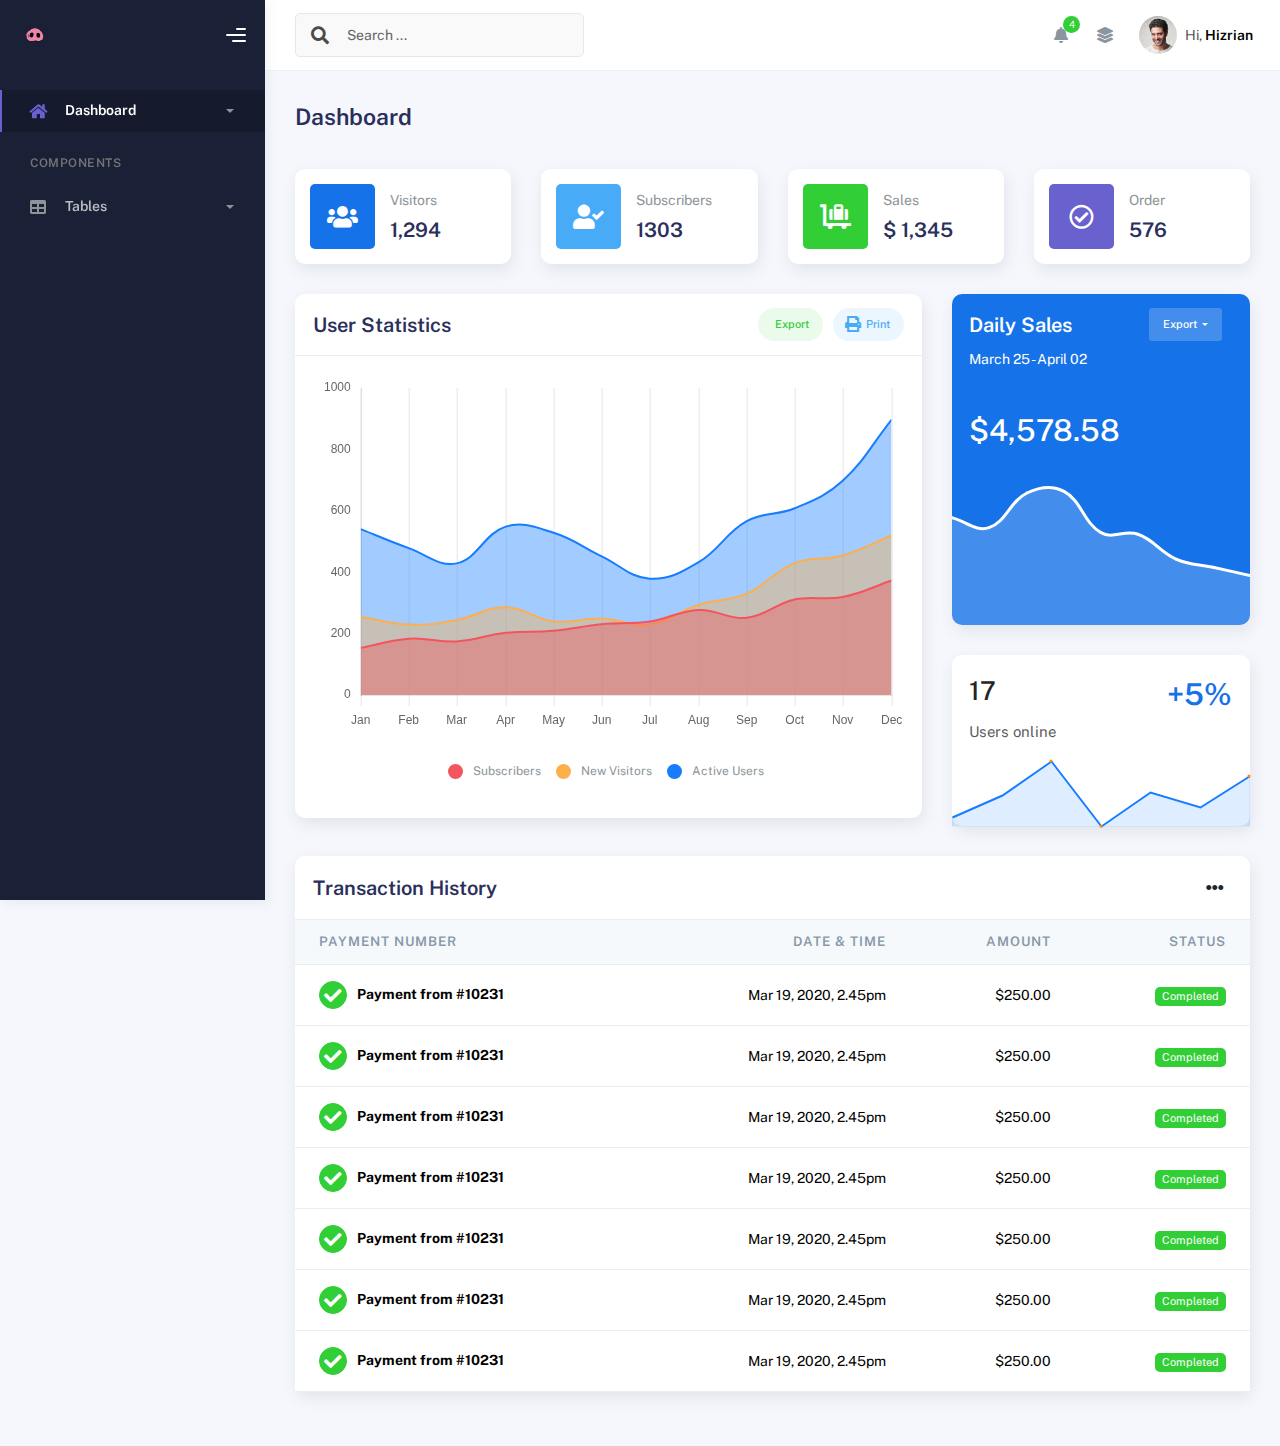
<file: Dashboard/index.html>
<!DOCTYPE html>
<html lang="en">
  <head>
    <meta http-equiv="X-UA-Compatible" content="IE=edge" />
    <title>Kaiadmin - Bootstrap 5 Admin Dashboard</title>
    <meta
      content="width=device-width, initial-scale=1.0, shrink-to-fit=no"
      name="viewport"
    />
    <link
      rel="icon"
      href="assets/img/kaiadmin/favicon.ico"
      type="image/x-icon"
    />

    <!-- Fonts and icons -->
    <script src="assets/js/plugin/webfont/webfont.min.js"></script>
    <script>
      WebFont.load({
        google: { families: ["Public Sans:300,400,500,600,700"] },
        custom: {
          families: [
            "Font Awesome 5 Solid",
            "Font Awesome 5 Regular",
            "Font Awesome 5 Brands",
            "simple-line-icons",
          ],
          urls: ["assets/css/fonts.min.css"],
        },
        active: function () {
          sessionStorage.fonts = true;
        },
      });
    </script>

    <!-- CSS Files -->
    <link rel="stylesheet" href="assets/css/bootstrap.min.css" />
    <link rel="stylesheet" href="assets/css/plugins.min.css" />
    <link rel="stylesheet" href="assets/css/kaiadmin.min.css" />

    <!-- CSS Just for demo purpose, don't include it in your project -->
    <link rel="stylesheet" href="assets/css/demo.css" />
  </head>
  <body>
    <div class="wrapper">
      <!-- Sidebar -->
      <div class="sidebar" data-background-color="dark">
        <div class="sidebar-logo">
          <!-- Logo Header -->
          <div class="logo-header" data-background-color="dark">
            <a href="index.html" class="logo">
              <img
                src="assets/img/logo.png"
                alt="navbar brand"
                class="navbar-brand"
                height="20"
              />
            </a>
            <div class="nav-toggle">
              <button class="btn btn-toggle toggle-sidebar">
                <i class="gg-menu-right"></i>
              </button>
              <button class="btn btn-toggle sidenav-toggler">
                <i class="gg-menu-left"></i>
              </button>
            </div>
            <button class="topbar-toggler more">
              <i class="gg-more-vertical-alt"></i>
            </button>
          </div>
          <!-- End Logo Header -->
        </div>
        <div class="sidebar-wrapper scrollbar scrollbar-inner">
          <div class="sidebar-content">
            <ul class="nav nav-secondary">
              <li class="nav-item active">
                <a
                  data-bs-toggle="collapse"
                  href="#dashboard"
                  class="collapsed"
                  aria-expanded="false"
                >
                  <i class="fas fa-home"></i>
                  <p>Dashboard</p>
                  <span class="caret"></span>
                </a>
                <div class="collapse" id="dashboard">
                  <ul class="nav nav-collapse">
                    <li>
                      <a href="../demo1/index.html">
                        <span class="sub-item">Dashboard 1</span>
                      </a>
                    </li>
                  </ul>
                </div>
              </li>
              <li class="nav-section">
                <span class="sidebar-mini-icon">
                  <i class="fa fa-ellipsis-h"></i>
                </span>
                <h4 class="text-section">Components</h4>
              </li>
              <li class="nav-item">
                
                
              
              <li class="nav-item">
                <a data-bs-toggle="collapse" href="#tables">
                  <i class="fas fa-table"></i>
                  <p>Tables</p>
                  <span class="caret"></span>
                </a>
                <div class="collapse" id="tables">
                  <ul class="nav nav-collapse">
                    <li>
                      <a href="tables/datatables_inv.html">
                        <span class="sub-item">Datatables inventario</span>
                      </a>
                      <a href="tables/datatables_mp.html">
                        <span class="sub-item">Datatables_pagos</span>
                      </a>
                      <a href="tables/datatables.html">
                        <span class="sub-item">Datatables</span>
                      </a>
                    </li>
                  </ul>
                </div>
              </li>
              
              
              
             
              
                <div class="collapse" id="submenu">
                  <ul class="nav nav-collapse">
                    <li>
                      <a data-bs-toggle="collapse" href="#subnav1">
                        <span class="sub-item">Level 1</span>
                        <span class="caret"></span>
                      </a>
                      <div class="collapse" id="subnav1">
                        <ul class="nav nav-collapse subnav">
                          <li>
                            <a href="#">
                              <span class="sub-item">Level 2</span>
                            </a>
                          </li>
                          <li>
                            <a href="#">
                              <span class="sub-item">Level 2</span>
                            </a>
                          </li>
                        </ul>
                      </div>
                    </li>
                    <li>
                      <a data-bs-toggle="collapse" href="#subnav2">
                        <span class="sub-item">Level 1</span>
                        <span class="caret"></span>
                      </a>
                      <div class="collapse" id="subnav2">
                        <ul class="nav nav-collapse subnav">
                          <li>
                            <a href="#">
                              <span class="sub-item">Level 2</span>
                            </a>
                          </li>
                        </ul>
                      </div>
                    </li>
                    <li>
                      <a href="#">
                        <span class="sub-item">Level 1</span>
                      </a>
                    </li>
                  </ul>
                </div>
              </li>
            </ul>
          </div>
        </div>
      </div>
      <!-- End Sidebar -->

      <div class="main-panel">
        <div class="main-header">
          <div class="main-header-logo">
            <!-- Logo Header -->
            <div class="logo-header" data-background-color="dark">
              <a href="index.html" class="logo">
                <img
                  src="assets/img/logo.png"
                  alt="navbar brand"
                  class="navbar-brand"
                  height="70"
                />
              </a>
              <div class="nav-toggle">
                <button class="btn btn-toggle toggle-sidebar">
                  <i class="gg-menu-right"></i>
                </button>
                <button class="btn btn-toggle sidenav-toggler">
                  <i class="gg-menu-left"></i>
                </button>
              </div>
              <button class="topbar-toggler more">
                <i class="gg-more-vertical-alt"></i>
              </button>
            </div>
            <!-- End Logo Header -->
          </div>
          <!-- Navbar Header -->
          <nav
            class="navbar navbar-header navbar-header-transparent navbar-expand-lg border-bottom"
          >
            <div class="container-fluid">
              <nav
                class="navbar navbar-header-left navbar-expand-lg navbar-form nav-search p-0 d-none d-lg-flex"
              >
                <div class="input-group">
                  <div class="input-group-prepend">
                    <button type="submit" class="btn btn-search pe-1">
                      <i class="fa fa-search search-icon"></i>
                    </button>
                  </div>
                  <input
                    type="text"
                    placeholder="Search ..."
                    class="form-control"
                  />
                </div>
              </nav>

              <ul class="navbar-nav topbar-nav ms-md-auto align-items-center">
                <li
                  class="nav-item topbar-icon dropdown hidden-caret d-flex d-lg-none"
                >
                  <a
                    class="nav-link dropdown-toggle"
                    data-bs-toggle="dropdown"
                    href="#"
                    role="button"
                    aria-expanded="false"
                    aria-haspopup="true"
                  >
                    <i class="fa fa-search"></i>
                  </a>
                  <ul class="dropdown-menu dropdown-search animated fadeIn">
                    <form class="navbar-left navbar-form nav-search">
                      <div class="input-group">
                        <input
                          type="text"
                          placeholder="Search ..."
                          class="form-control"
                        />
                      </div>
                    </form>
                  </ul>
                </li>
                
                <li class="nav-item topbar-icon dropdown hidden-caret">
                  <a
                    class="nav-link dropdown-toggle"
                    href="#"
                    id="notifDropdown"
                    role="button"
                    data-bs-toggle="dropdown"
                    aria-haspopup="true"
                    aria-expanded="false"
                  >
                    <i class="fa fa-bell"></i>
                    <span class="notification">4</span>
                  </a>
                  <ul
                    class="dropdown-menu notif-box animated fadeIn"
                    aria-labelledby="notifDropdown"
                  >
                    <li>
                      <div class="dropdown-title">
                        You have 4 new notification
                      </div>
                    </li>
                    <li>
                      <div class="notif-scroll scrollbar-outer">
                        <div class="notif-center">
                          <a href="#">
                            <div class="notif-icon notif-primary">
                              <i class="fa fa-user-plus"></i>
                            </div>
                            <div class="notif-content">
                              <span class="block"> New user registered </span>
                              <span class="time">5 minutes ago</span>
                            </div>
                          </a>
                          <a href="#">
                            <div class="notif-icon notif-success">
                              <i class="fa fa-comment"></i>
                            </div>
                            <div class="notif-content">
                              <span class="block">
                                Rahmad commented on Admin
                              </span>
                              <span class="time">12 minutes ago</span>
                            </div>
                          </a>
                          <a href="#">
                            <div class="notif-img">
                              <img
                                src="assets/img/profile2.jpg"
                                alt="Img Profile"
                              />
                            </div>
                            <div class="notif-content">
                              <span class="block">
                                Reza send messages to you
                              </span>
                              <span class="time">12 minutes ago</span>
                            </div>
                          </a>
                          <a href="#">
                            <div class="notif-icon notif-danger">
                              <i class="fa fa-heart"></i>
                            </div>
                            <div class="notif-content">
                              <span class="block"> Farrah liked Admin </span>
                              <span class="time">17 minutes ago</span>
                            </div>
                          </a>
                        </div>
                      </div>
                    </li>
                    <li>
                      <a class="see-all" href="javascript:void(0);"
                        >See all notifications<i class="fa fa-angle-right"></i>
                      </a>
                    </li>
                  </ul>
                </li>
                <li class="nav-item topbar-icon dropdown hidden-caret">
                  <a
                    class="nav-link"
                    data-bs-toggle="dropdown"
                    href="#"
                    aria-expanded="false"
                  >
                    <i class="fas fa-layer-group"></i>
                  </a>
                  <div class="dropdown-menu quick-actions animated fadeIn">
                    <div class="quick-actions-header">
                      <span class="title mb-1">Quick Actions</span>
                      <span class="subtitle op-7">Shortcuts</span>
                    </div>
                    <div class="quick-actions-scroll scrollbar-outer">
                      <div class="quick-actions-items">
                        <div class="row m-0">
                          <a class="col-6 col-md-4 p-0" href="#">
                            <div class="quick-actions-item">
                              <div class="avatar-item bg-danger rounded-circle">
                                <i class="far fa-calendar-alt"></i>
                              </div>
                              <span class="text">Calendar</span>
                            </div>
                          </a>
                          <a class="col-6 col-md-4 p-0" href="#">
                            <div class="quick-actions-item">
                              <div
                                class="avatar-item bg-warning rounded-circle"
                              >
                                <i class="fas fa-map"></i>
                              </div>
                              <span class="text">Maps</span>
                            </div>
                          </a>
                          <a class="col-6 col-md-4 p-0" href="#">
                            <div class="quick-actions-item">
                              <div class="avatar-item bg-info rounded-circle">
                                <i class="fas fa-file-excel"></i>
                              </div>
                              <span class="text">Reports</span>
                            </div>
                          </a>
                          <a class="col-6 col-md-4 p-0" href="#">
                            <div class="quick-actions-item">
                              <div
                                class="avatar-item bg-success rounded-circle"
                              >
                                <i class="fas fa-envelope"></i>
                              </div>
                              <span class="text">Emails</span>
                            </div>
                          </a>
                          <a class="col-6 col-md-4 p-0" href="#">
                            <div class="quick-actions-item">
                              <div
                                class="avatar-item bg-primary rounded-circle"
                              >
                                <i class="fas fa-file-invoice-dollar"></i>
                              </div>
                              <span class="text">Invoice</span>
                            </div>
                          </a>
                          <a class="col-6 col-md-4 p-0" href="#">
                            <div class="quick-actions-item">
                              <div
                                class="avatar-item bg-secondary rounded-circle"
                              >
                                <i class="fas fa-credit-card"></i>
                              </div>
                              <span class="text">Payments</span>
                            </div>
                          </a>
                        </div>
                      </div>
                    </div>
                  </div>
                </li>

                <li class="nav-item topbar-user dropdown hidden-caret">
                  <a
                    class="dropdown-toggle profile-pic"
                    data-bs-toggle="dropdown"
                    href="#"
                    aria-expanded="false"
                  >
                    <div class="avatar-sm">
                      <img
                        src="assets/img/profile.jpg"
                        alt="..."
                        class="avatar-img rounded-circle"
                      />
                    </div>
                    <span class="profile-username">
                      <span class="op-7">Hi,</span>
                      <span class="fw-bold">Hizrian</span>
                    </span>
                  </a>
                  <ul class="dropdown-menu dropdown-user animated fadeIn">
                    <div class="dropdown-user-scroll scrollbar-outer">
                      <li>
                        <div class="user-box">
                          <div class="avatar-lg">
                            <img
                              src="assets/img/profile.jpg"
                              alt="image profile"
                              class="avatar-img rounded"
                            />
                          </div>
                          <div class="u-text">
                            <h4>Hizrian</h4>
                            <p class="text-muted">hello@example.com</p>
                            <a
                              href="profile.html"
                              class="btn btn-xs btn-secondary btn-sm"
                              >View Profile</a
                            >
                          </div>
                        </div>
                      </li>
                      <li>
                        <div class="dropdown-divider"></div>
                        <a class="dropdown-item" href="#">My Profile</a>
                        <a class="dropdown-item" href="#">My Balance</a>
                        <a class="dropdown-item" href="#">Inbox</a>
                        <div class="dropdown-divider"></div>
                        <a class="dropdown-item" href="#">Account Setting</a>
                        <div class="dropdown-divider"></div>
                        <a class="dropdown-item" href="#">Logout</a>
                      </li>
                    </div>
                  </ul>
                </li>
              </ul>
            </div>
          </nav>
          <!-- End Navbar -->
        </div>

        <div class="container">
          <div class="page-inner">
            <div
              class="d-flex align-items-left align-items-md-center flex-column flex-md-row pt-2 pb-4"
            >
              <div>
                <h3 class="fw-bold mb-3">Dashboard</h3>
                
              </div>
              
            </div>
            <div class="row">
              <div class="col-sm-6 col-md-3">
                <div class="card card-stats card-round">
                  <div class="card-body">
                    <div class="row align-items-center">
                      <div class="col-icon">
                        <div
                          class="icon-big text-center icon-primary bubble-shadow-small"
                        >
                          <i class="fas fa-users"></i>
                        </div>
                      </div>
                      <div class="col col-stats ms-3 ms-sm-0">
                        <div class="numbers">
                          <p class="card-category">Visitors</p>
                          <h4 class="card-title">1,294</h4>
                        </div>
                      </div>
                    </div>
                  </div>
                </div>
              </div>
              <div class="col-sm-6 col-md-3">
                <div class="card card-stats card-round">
                  <div class="card-body">
                    <div class="row align-items-center">
                      <div class="col-icon">
                        <div
                          class="icon-big text-center icon-info bubble-shadow-small"
                        >
                          <i class="fas fa-user-check"></i>
                        </div>
                      </div>
                      <div class="col col-stats ms-3 ms-sm-0">
                        <div class="numbers">
                          <p class="card-category">Subscribers</p>
                          <h4 class="card-title">1303</h4>
                        </div>
                      </div>
                    </div>
                  </div>
                </div>
              </div>
              <div class="col-sm-6 col-md-3">
                <div class="card card-stats card-round">
                  <div class="card-body">
                    <div class="row align-items-center">
                      <div class="col-icon">
                        <div
                          class="icon-big text-center icon-success bubble-shadow-small"
                        >
                          <i class="fas fa-luggage-cart"></i>
                        </div>
                      </div>
                      <div class="col col-stats ms-3 ms-sm-0">
                        <div class="numbers">
                          <p class="card-category">Sales</p>
                          <h4 class="card-title">$ 1,345</h4>
                        </div>
                      </div>
                    </div>
                  </div>
                </div>
              </div>
              <div class="col-sm-6 col-md-3">
                <div class="card card-stats card-round">
                  <div class="card-body">
                    <div class="row align-items-center">
                      <div class="col-icon">
                        <div
                          class="icon-big text-center icon-secondary bubble-shadow-small"
                        >
                          <i class="far fa-check-circle"></i>
                        </div>
                      </div>
                      <div class="col col-stats ms-3 ms-sm-0">
                        <div class="numbers">
                          <p class="card-category">Order</p>
                          <h4 class="card-title">576</h4>
                        </div>
                      </div>
                    </div>
                  </div>
                </div>
              </div>
            </div>
            <div class="row">
              <div class="col-md-8">
                <div class="card card-round">
                  <div class="card-header">
                    <div class="card-head-row">
                      <div class="card-title">User Statistics</div>
                      <div class="card-tools">
                        <a
                          href="#"
                          class="btn btn-label-success btn-round btn-sm me-2"
                        >
                          <span class="btn-label">
                            <i class="fa fa-pencil"></i>
                          </span>
                          Export
                        </a>
                        <a href="#" class="btn btn-label-info btn-round btn-sm">
                          <span class="btn-label">
                            <i class="fa fa-print"></i>
                          </span>
                          Print
                        </a>
                      </div>
                    </div>
                  </div>
                  <div class="card-body">
                    <div class="chart-container" style="min-height: 375px">
                      <canvas id="statisticsChart"></canvas>
                    </div>
                    <div id="myChartLegend"></div>
                  </div>
                </div>
              </div>
              <div class="col-md-4">
                <div class="card card-primary card-round">
                  <div class="card-header">
                    <div class="card-head-row">
                      <div class="card-title">Daily Sales</div>
                      <div class="card-tools">
                        <div class="dropdown">
                          <button
                            class="btn btn-sm btn-label-light dropdown-toggle"
                            type="button"
                            id="dropdownMenuButton"
                            data-bs-toggle="dropdown"
                            aria-haspopup="true"
                            aria-expanded="false"
                          >
                            Export
                          </button>
                          <div
                            class="dropdown-menu"
                            aria-labelledby="dropdownMenuButton"
                          >
                            <a class="dropdown-item" href="#">Action</a>
                            <a class="dropdown-item" href="#">Another action</a>
                            <a class="dropdown-item" href="#"
                              >Something else here</a
                            >
                          </div>
                        </div>
                      </div>
                    </div>
                    <div class="card-category">March 25 - April 02</div>
                  </div>
                  <div class="card-body pb-0">
                    <div class="mb-4 mt-2">
                      <h1>$4,578.58</h1>
                    </div>
                    <div class="pull-in">
                      <canvas id="dailySalesChart"></canvas>
                    </div>
                  </div>
                </div>
                <div class="card card-round">
                  <div class="card-body pb-0">
                    <div class="h1 fw-bold float-end text-primary">+5%</div>
                    <h2 class="mb-2">17</h2>
                    <p class="text-muted">Users online</p>
                    <div class="pull-in sparkline-fix">
                      <div id="lineChart"></div>
                    </div>
                  </div>
                </div>
              </div>
            </div>
            
                   
              <div class="ccol-md-12">
                <div class="card card-round">
                  <div class="card-header">
                    <div class="card-head-row card-tools-still-right">
                      <div class="card-title">Transaction History</div>
                      <div class="card-tools">
                        <div class="dropdown">
                          <button
                            class="btn btn-icon btn-clean me-0"
                            type="button"
                            id="dropdownMenuButton"
                            data-bs-toggle="dropdown"
                            aria-haspopup="true"
                            aria-expanded="false"
                          >
                            <i class="fas fa-ellipsis-h"></i>
                          </button>
                          <div
                            class="dropdown-menu"
                            aria-labelledby="dropdownMenuButton"
                          >
                            <a class="dropdown-item" href="#">Action</a>
                            <a class="dropdown-item" href="#">Another action</a>
                            <a class="dropdown-item" href="#"
                              >Something else here</a
                            >
                          </div>
                        </div>
                      </div>
                    </div>
                  </div>
                  <div class="card-body p-0">
                    <div class="table-responsive">
                      <!-- Projects table -->
                      <table class="table align-items-center mb-0">
                        <thead class="thead-light">
                          <tr>
                            <th scope="col">Payment Number</th>
                            <th scope="col" class="text-end">Date & Time</th>
                            <th scope="col" class="text-end">Amount</th>
                            <th scope="col" class="text-end">Status</th>
                          </tr>
                        </thead>
                        <tbody>
                          <tr>
                            <th scope="row">
                              <button
                                class="btn btn-icon btn-round btn-success btn-sm me-2"
                              >
                                <i class="fa fa-check"></i>
                              </button>
                              Payment from #10231
                            </th>
                            <td class="text-end">Mar 19, 2020, 2.45pm</td>
                            <td class="text-end">$250.00</td>
                            <td class="text-end">
                              <span class="badge badge-success">Completed</span>
                            </td>
                          </tr>
                          <tr>
                            <th scope="row">
                              <button
                                class="btn btn-icon btn-round btn-success btn-sm me-2"
                              >
                                <i class="fa fa-check"></i>
                              </button>
                              Payment from #10231
                            </th>
                            <td class="text-end">Mar 19, 2020, 2.45pm</td>
                            <td class="text-end">$250.00</td>
                            <td class="text-end">
                              <span class="badge badge-success">Completed</span>
                            </td>
                          </tr>
                          <tr>
                            <th scope="row">
                              <button
                                class="btn btn-icon btn-round btn-success btn-sm me-2"
                              >
                                <i class="fa fa-check"></i>
                              </button>
                              Payment from #10231
                            </th>
                            <td class="text-end">Mar 19, 2020, 2.45pm</td>
                            <td class="text-end">$250.00</td>
                            <td class="text-end">
                              <span class="badge badge-success">Completed</span>
                            </td>
                          </tr>
                          <tr>
                            <th scope="row">
                              <button
                                class="btn btn-icon btn-round btn-success btn-sm me-2"
                              >
                                <i class="fa fa-check"></i>
                              </button>
                              Payment from #10231
                            </th>
                            <td class="text-end">Mar 19, 2020, 2.45pm</td>
                            <td class="text-end">$250.00</td>
                            <td class="text-end">
                              <span class="badge badge-success">Completed</span>
                            </td>
                          </tr>
                          <tr>
                            <th scope="row">
                              <button
                                class="btn btn-icon btn-round btn-success btn-sm me-2"
                              >
                                <i class="fa fa-check"></i>
                              </button>
                              Payment from #10231
                            </th>
                            <td class="text-end">Mar 19, 2020, 2.45pm</td>
                            <td class="text-end">$250.00</td>
                            <td class="text-end">
                              <span class="badge badge-success">Completed</span>
                            </td>
                          </tr>
                          <tr>
                            <th scope="row">
                              <button
                                class="btn btn-icon btn-round btn-success btn-sm me-2"
                              >
                                <i class="fa fa-check"></i>
                              </button>
                              Payment from #10231
                            </th>
                            <td class="text-end">Mar 19, 2020, 2.45pm</td>
                            <td class="text-end">$250.00</td>
                            <td class="text-end">
                              <span class="badge badge-success">Completed</span>
                            </td>
                          </tr>
                          <tr>
                            <th scope="row">
                              <button
                                class="btn btn-icon btn-round btn-success btn-sm me-2"
                              >
                                <i class="fa fa-check"></i>
                              </button>
                              Payment from #10231
                            </th>
                            <td class="text-end">Mar 19, 2020, 2.45pm</td>
                            <td class="text-end">$250.00</td>
                            <td class="text-end">
                              <span class="badge badge-success">Completed</span>
                            </td>
                          </tr>
                        </tbody>
                      </table>
                    </div>
                  </div>
                </div>
              </div>
            </div>
          </div>
        </div>

           

      <!-- Custom template | don't include it in your project! -->
      
        <div class="custom-toggle">
          <i class="icon-settings"></i>
        </div>
      </div>
      <!-- End Custom template -->
    </div>
    <!--   Core JS Files   -->
    <script src="assets/js/core/jquery-3.7.1.min.js"></script>
    <script src="assets/js/core/popper.min.js"></script>
    <script src="assets/js/core/bootstrap.min.js"></script>

    <!-- jQuery Scrollbar -->
    <script src="assets/js/plugin/jquery-scrollbar/jquery.scrollbar.min.js"></script>

    <!-- Chart JS -->
    <script src="assets/js/plugin/chart.js/chart.min.js"></script>

    <!-- jQuery Sparkline -->
    <script src="assets/js/plugin/jquery.sparkline/jquery.sparkline.min.js"></script>

    <!-- Chart Circle -->
    <script src="assets/js/plugin/chart-circle/circles.min.js"></script>

    <!-- Datatables -->
    <script src="assets/js/plugin/datatables/datatables.min.js"></script>

    <!-- Bootstrap Notify -->
    <script src="assets/js/plugin/bootstrap-notify/bootstrap-notify.min.js"></script>

    <!-- jQuery Vector Maps -->
    <script src="assets/js/plugin/jsvectormap/jsvectormap.min.js"></script>
    <script src="assets/js/plugin/jsvectormap/world.js"></script>

    <!-- Sweet Alert -->
    <script src="assets/js/plugin/sweetalert/sweetalert.min.js"></script>

    <!-- Kaiadmin JS -->
    <script src="assets/js/kaiadmin.min.js"></script>

    <!-- Kaiadmin DEMO methods, don't include it in your project! -->
    <script src="assets/js/setting-demo.js"></script>
    <script src="assets/js/demo.js"></script>
    <script>
      $("#lineChart").sparkline([102, 109, 120, 99, 110, 105, 115], {
        type: "line",
        height: "70",
        width: "100%",
        lineWidth: "2",
        lineColor: "#177dff",
        fillColor: "rgba(23, 125, 255, 0.14)",
      });

      $("#lineChart2").sparkline([99, 125, 122, 105, 110, 124, 115], {
        type: "line",
        height: "70",
        width: "100%",
        lineWidth: "2",
        lineColor: "#f3545d",
        fillColor: "rgba(243, 84, 93, .14)",
      });

      $("#lineChart3").sparkline([105, 103, 123, 100, 95, 105, 115], {
        type: "line",
        height: "70",
        width: "100%",
        lineWidth: "2",
        lineColor: "#ffa534",
        fillColor: "rgba(255, 165, 52, .14)",
      });
    </script>
  </body>
</html>
</file>
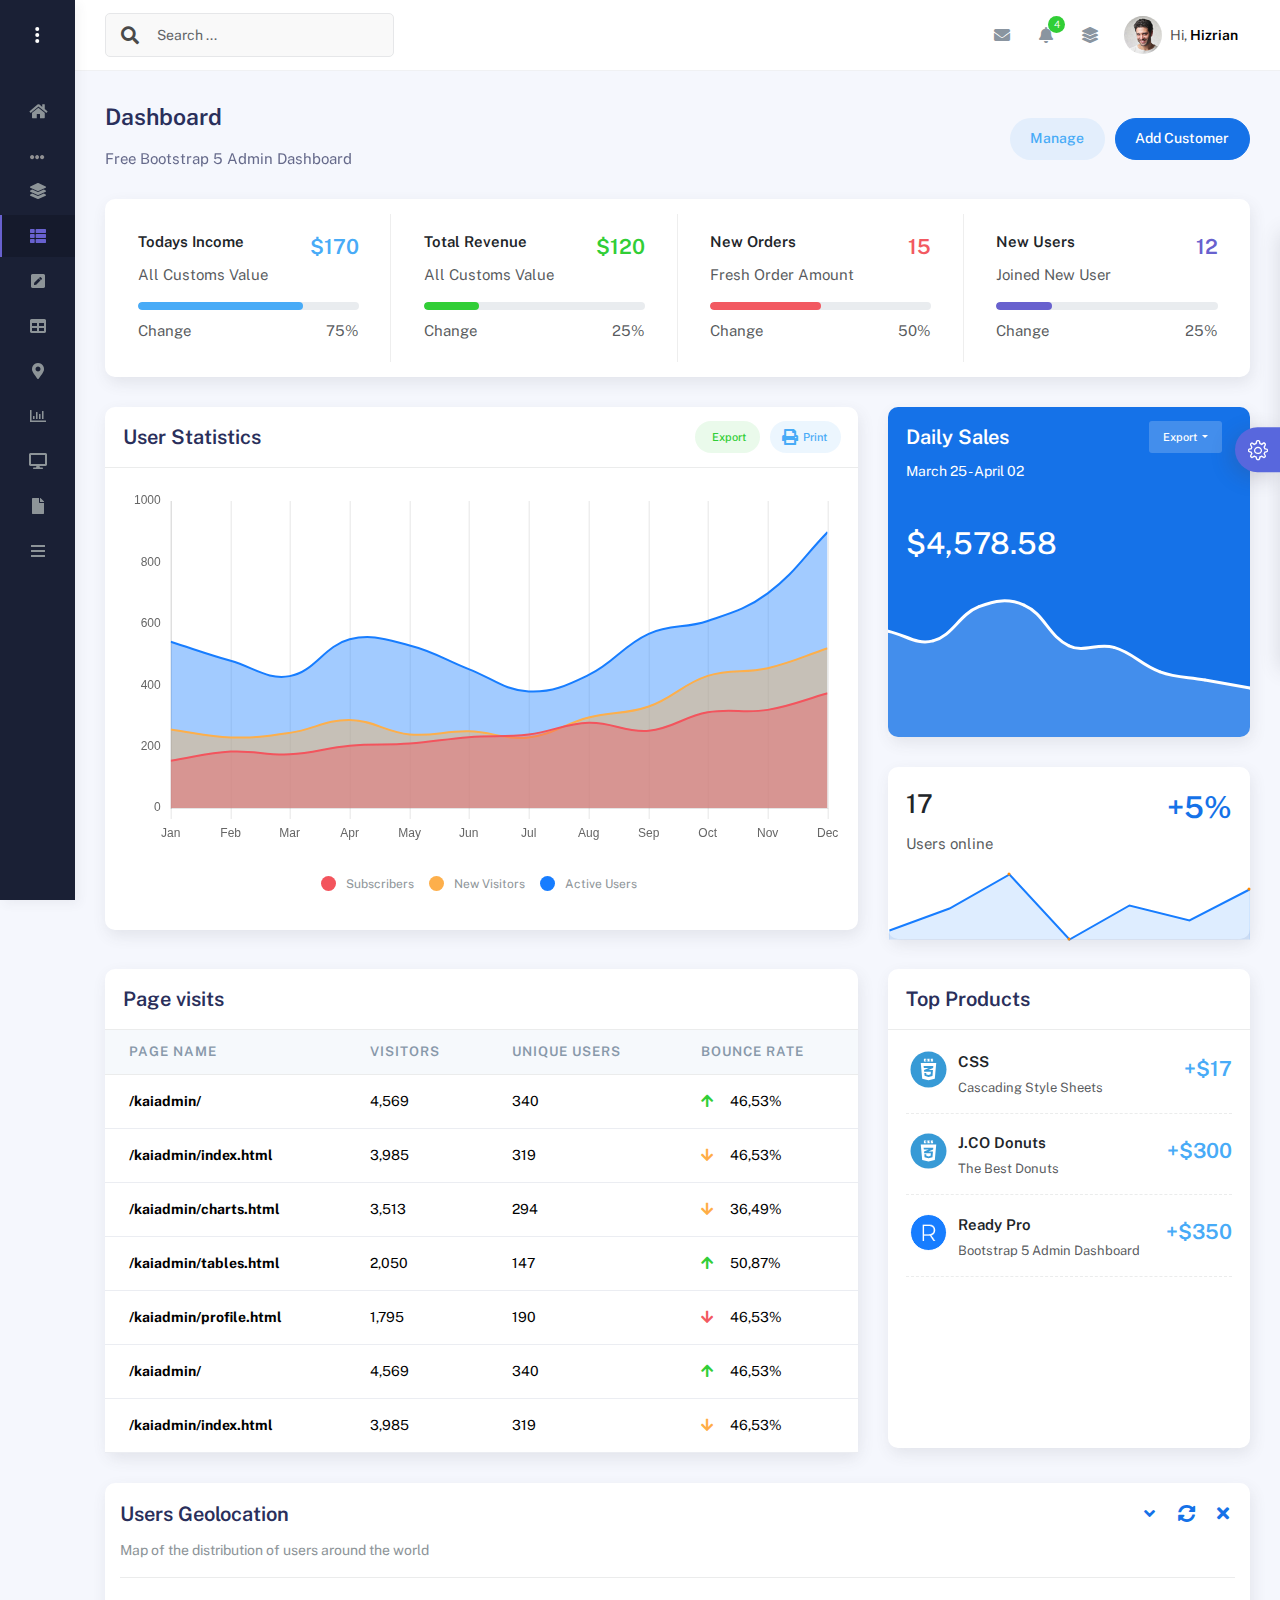
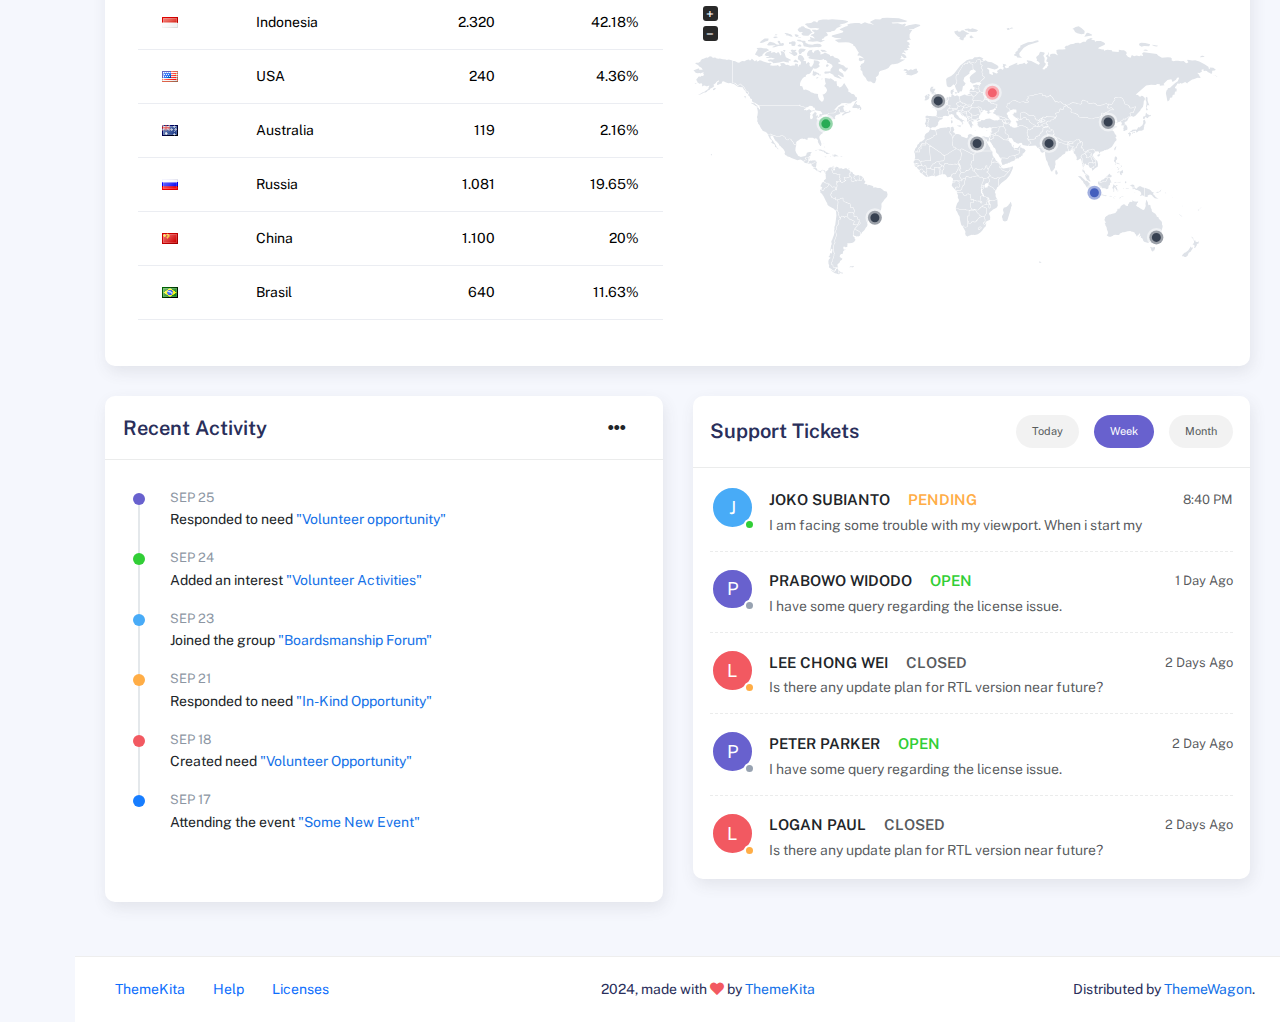
<file: Dashboard/icon-menu.html>
<!DOCTYPE html>
<html lang="en">
  <head>
    <meta http-equiv="X-UA-Compatible" content="IE=edge" />
    <title>Kaiadmin - Bootstrap 5 Admin Dashboard</title>
    <meta
      content="width=device-width, initial-scale=1.0, shrink-to-fit=no"
      name="viewport"
    />
    <link
      rel="icon"
      href="assets/img/kaiadmin/favicon.ico"
      type="image/x-icon"
    />

    <!-- Fonts and icons -->
    <script src="assets/js/plugin/webfont/webfont.min.js"></script>
    <script>
      WebFont.load({
        google: { families: ["Public Sans:300,400,500,600,700"] },
        custom: {
          families: [
            "Font Awesome 5 Solid",
            "Font Awesome 5 Regular",
            "Font Awesome 5 Brands",
            "simple-line-icons",
          ],
          urls: ["assets/css/fonts.min.css"],
        },
        active: function () {
          sessionStorage.fonts = true;
        },
      });
    </script>

    <!-- CSS Files -->
    <link rel="stylesheet" href="assets/css/bootstrap.min.css" />
    <link rel="stylesheet" href="assets/css/plugins.min.css" />
    <link rel="stylesheet" href="assets/css/kaiadmin.min.css" />

    <!-- CSS Just for demo purpose, don't include it in your project -->
    <link rel="stylesheet" href="assets/css/demo.css" />
  </head>
  <body>
    <div class="wrapper sidebar_minimize">
      <!-- Sidebar -->
      <div class="sidebar" data-background-color="dark">
        <div class="sidebar-logo">
          <!-- Logo Header -->
          <div class="logo-header" data-background-color="dark">
            <a href="index.html" class="logo">
              <img
                src="assets/img/kaiadmin/logo_light.svg"
                alt="navbar brand"
                class="navbar-brand"
                height="20"
              />
            </a>
            <div class="nav-toggle">
              <button class="btn btn-toggle toggle-sidebar">
                <i class="gg-menu-right"></i>
              </button>
              <button class="btn btn-toggle sidenav-toggler">
                <i class="gg-menu-left"></i>
              </button>
            </div>
            <button class="topbar-toggler more">
              <i class="gg-more-vertical-alt"></i>
            </button>
          </div>
          <!-- End Logo Header -->
        </div>
        <div class="sidebar-wrapper scrollbar scrollbar-inner">
          <div class="sidebar-content">
            <ul class="nav nav-secondary">
              <li class="nav-item">
                <a
                  data-bs-toggle="collapse"
                  href="#dashboard"
                  class="collapsed"
                  aria-expanded="false"
                >
                  <i class="fas fa-home"></i>
                  <p>Dashboard</p>
                  <span class="caret"></span>
                </a>
                <div class="collapse" id="dashboard">
                  <ul class="nav nav-collapse">
                    <li>
                      <a href="../demo1/index.html">
                        <span class="sub-item">Dashboard 1</span>
                      </a>
                    </li>
                  </ul>
                </div>
              </li>
              <li class="nav-section">
                <span class="sidebar-mini-icon">
                  <i class="fa fa-ellipsis-h"></i>
                </span>
                <h4 class="text-section">Components</h4>
              </li>
              <li class="nav-item">
                <a data-bs-toggle="collapse" href="#base">
                  <i class="fas fa-layer-group"></i>
                  <p>Base</p>
                  <span class="caret"></span>
                </a>
                <div class="collapse" id="base">
                  <ul class="nav nav-collapse">
                    <li>
                      <a href="components/avatars.html">
                        <span class="sub-item">Avatars</span>
                      </a>
                    </li>
                    <li>
                      <a href="components/buttons.html">
                        <span class="sub-item">Buttons</span>
                      </a>
                    </li>
                    <li>
                      <a href="components/gridsystem.html">
                        <span class="sub-item">Grid System</span>
                      </a>
                    </li>
                    <li>
                      <a href="components/panels.html">
                        <span class="sub-item">Panels</span>
                      </a>
                    </li>
                    <li>
                      <a href="components/notifications.html">
                        <span class="sub-item">Notifications</span>
                      </a>
                    </li>
                    <li>
                      <a href="components/sweetalert.html">
                        <span class="sub-item">Sweet Alert</span>
                      </a>
                    </li>
                    <li>
                      <a href="components/font-awesome-icons.html">
                        <span class="sub-item">Font Awesome Icons</span>
                      </a>
                    </li>
                    <li>
                      <a href="components/simple-line-icons.html">
                        <span class="sub-item">Simple Line Icons</span>
                      </a>
                    </li>
                    <li>
                      <a href="components/typography.html">
                        <span class="sub-item">Typography</span>
                      </a>
                    </li>
                  </ul>
                </div>
              </li>
              <li class="nav-item active submenu">
                <a data-bs-toggle="collapse" href="#sidebarLayouts">
                  <i class="fas fa-th-list"></i>
                  <p>Sidebar Layouts</p>
                  <span class="caret"></span>
                </a>
                <div class="collapse show" id="sidebarLayouts">
                  <ul class="nav nav-collapse">
                    <li>
                      <a href="sidebar-style-2.html">
                        <span class="sub-item">Sidebar Style 2</span>
                      </a>
                    </li>
                    <li class="active">
                      <a href="icon-menu.html">
                        <span class="sub-item">Icon Menu</span>
                      </a>
                    </li>
                  </ul>
                </div>
              </li>
              <li class="nav-item">
                <a data-bs-toggle="collapse" href="#forms">
                  <i class="fas fa-pen-square"></i>
                  <p>Forms</p>
                  <span class="caret"></span>
                </a>
                <div class="collapse" id="forms">
                  <ul class="nav nav-collapse">
                    <li>
                      <a href="forms/forms.html">
                        <span class="sub-item">Basic Form</span>
                      </a>
                    </li>
                  </ul>
                </div>
              </li>
              <li class="nav-item">
                <a data-bs-toggle="collapse" href="#tables">
                  <i class="fas fa-table"></i>
                  <p>Tables</p>
                  <span class="caret"></span>
                </a>
                <div class="collapse" id="tables">
                  <ul class="nav nav-collapse">
                    <li>
                      <a href="tables/tables.html">
                        <span class="sub-item">Basic Table</span>
                      </a>
                    </li>
                    <li>
                      <a href="tables/datatables.html">
                        <span class="sub-item">Datatables</span>
                      </a>
                    </li>
                  </ul>
                </div>
              </li>
              <li class="nav-item">
                <a data-bs-toggle="collapse" href="#maps">
                  <i class="fas fa-map-marker-alt"></i>
                  <p>Maps</p>
                  <span class="caret"></span>
                </a>
                <div class="collapse" id="maps">
                  <ul class="nav nav-collapse">
                    <li>
                      <a href="maps/googlemaps.html">
                        <span class="sub-item">Google Maps</span>
                      </a>
                    </li>
                    <li>
                      <a href="maps/jsvectormap.html">
                        <span class="sub-item">Jsvectormap</span>
                      </a>
                    </li>
                  </ul>
                </div>
              </li>
              <li class="nav-item">
                <a data-bs-toggle="collapse" href="#charts">
                  <i class="far fa-chart-bar"></i>
                  <p>Charts</p>
                  <span class="caret"></span>
                </a>
                <div class="collapse" id="charts">
                  <ul class="nav nav-collapse">
                    <li>
                      <a href="charts/charts.html">
                        <span class="sub-item">Chart Js</span>
                      </a>
                    </li>
                    <li>
                      <a href="charts/sparkline.html">
                        <span class="sub-item">Sparkline</span>
                      </a>
                    </li>
                  </ul>
                </div>
              </li>
              <li class="nav-item">
                <a href="widgets.html">
                  <i class="fas fa-desktop"></i>
                  <p>Widgets</p>
                  <span class="badge badge-success">4</span>
                </a>
              </li>
              <li class="nav-item">
                <a href="../../documentation/index.html">
                  <i class="fas fa-file"></i>
                  <p>Documentation</p>
                  <span class="badge badge-secondary">1</span>
                </a>
              </li>
              <li class="nav-item">
                <a data-bs-toggle="collapse" href="#submenu">
                  <i class="fas fa-bars"></i>
                  <p>Menu Levels</p>
                  <span class="caret"></span>
                </a>
                <div class="collapse" id="submenu">
                  <ul class="nav nav-collapse">
                    <li>
                      <a data-bs-toggle="collapse" href="#subnav1">
                        <span class="sub-item">Level 1</span>
                        <span class="caret"></span>
                      </a>
                      <div class="collapse" id="subnav1">
                        <ul class="nav nav-collapse subnav">
                          <li>
                            <a href="#">
                              <span class="sub-item">Level 2</span>
                            </a>
                          </li>
                          <li>
                            <a href="#">
                              <span class="sub-item">Level 2</span>
                            </a>
                          </li>
                        </ul>
                      </div>
                    </li>
                    <li>
                      <a data-bs-toggle="collapse" href="#subnav2">
                        <span class="sub-item">Level 1</span>
                        <span class="caret"></span>
                      </a>
                      <div class="collapse" id="subnav2">
                        <ul class="nav nav-collapse subnav">
                          <li>
                            <a href="#">
                              <span class="sub-item">Level 2</span>
                            </a>
                          </li>
                        </ul>
                      </div>
                    </li>
                    <li>
                      <a href="#">
                        <span class="sub-item">Level 1</span>
                      </a>
                    </li>
                  </ul>
                </div>
              </li>
            </ul>
          </div>
        </div>
      </div>
      <!-- End Sidebar -->

      <div class="main-panel">
        <div class="main-header">
          <div class="main-header-logo">
            <!-- Logo Header -->
            <div class="logo-header" data-background-color="dark">
              <a href="index.html" class="logo">
                <img
                  src="assets/img/kaiadmin/logo_light.svg"
                  alt="navbar brand"
                  class="navbar-brand"
                  height="20"
                />
              </a>
              <div class="nav-toggle">
                <button class="btn btn-toggle toggle-sidebar">
                  <i class="gg-menu-right"></i>
                </button>
                <button class="btn btn-toggle sidenav-toggler">
                  <i class="gg-menu-left"></i>
                </button>
              </div>
              <button class="topbar-toggler more">
                <i class="gg-more-vertical-alt"></i>
              </button>
            </div>
            <!-- End Logo Header -->
          </div>
          <!-- Navbar Header -->
          <nav
            class="navbar navbar-header navbar-header-transparent navbar-expand-lg border-bottom"
          >
            <div class="container-fluid">
              <nav
                class="navbar navbar-header-left navbar-expand-lg navbar-form nav-search p-0 d-none d-lg-flex"
              >
                <div class="input-group">
                  <div class="input-group-prepend">
                    <button type="submit" class="btn btn-search pe-1">
                      <i class="fa fa-search search-icon"></i>
                    </button>
                  </div>
                  <input
                    type="text"
                    placeholder="Search ..."
                    class="form-control"
                  />
                </div>
              </nav>

              <ul class="navbar-nav topbar-nav ms-md-auto align-items-center">
                <li
                  class="nav-item topbar-icon dropdown hidden-caret d-flex d-lg-none"
                >
                  <a
                    class="nav-link dropdown-toggle"
                    data-bs-toggle="dropdown"
                    href="#"
                    role="button"
                    aria-expanded="false"
                    aria-haspopup="true"
                  >
                    <i class="fa fa-search"></i>
                  </a>
                  <ul class="dropdown-menu dropdown-search animated fadeIn">
                    <form class="navbar-left navbar-form nav-search">
                      <div class="input-group">
                        <input
                          type="text"
                          placeholder="Search ..."
                          class="form-control"
                        />
                      </div>
                    </form>
                  </ul>
                </li>
                <li class="nav-item topbar-icon dropdown hidden-caret">
                  <a
                    class="nav-link dropdown-toggle"
                    href="#"
                    id="messageDropdown"
                    role="button"
                    data-bs-toggle="dropdown"
                    aria-haspopup="true"
                    aria-expanded="false"
                  >
                    <i class="fa fa-envelope"></i>
                  </a>
                  <ul
                    class="dropdown-menu messages-notif-box animated fadeIn"
                    aria-labelledby="messageDropdown"
                  >
                    <li>
                      <div
                        class="dropdown-title d-flex justify-content-between align-items-center"
                      >
                        Messages
                        <a href="#" class="small">Mark all as read</a>
                      </div>
                    </li>
                    <li>
                      <div class="message-notif-scroll scrollbar-outer">
                        <div class="notif-center">
                          <a href="#">
                            <div class="notif-img">
                              <img
                                src="assets/img/jm_denis.jpg"
                                alt="Img Profile"
                              />
                            </div>
                            <div class="notif-content">
                              <span class="subject">Jimmy Denis</span>
                              <span class="block"> How are you ? </span>
                              <span class="time">5 minutes ago</span>
                            </div>
                          </a>
                          <a href="#">
                            <div class="notif-img">
                              <img
                                src="assets/img/chadengle.jpg"
                                alt="Img Profile"
                              />
                            </div>
                            <div class="notif-content">
                              <span class="subject">Chad</span>
                              <span class="block"> Ok, Thanks ! </span>
                              <span class="time">12 minutes ago</span>
                            </div>
                          </a>
                          <a href="#">
                            <div class="notif-img">
                              <img
                                src="assets/img/mlane.jpg"
                                alt="Img Profile"
                              />
                            </div>
                            <div class="notif-content">
                              <span class="subject">Jhon Doe</span>
                              <span class="block">
                                Ready for the meeting today...
                              </span>
                              <span class="time">12 minutes ago</span>
                            </div>
                          </a>
                          <a href="#">
                            <div class="notif-img">
                              <img
                                src="assets/img/talha.jpg"
                                alt="Img Profile"
                              />
                            </div>
                            <div class="notif-content">
                              <span class="subject">Talha</span>
                              <span class="block"> Hi, Apa Kabar ? </span>
                              <span class="time">17 minutes ago</span>
                            </div>
                          </a>
                        </div>
                      </div>
                    </li>
                    <li>
                      <a class="see-all" href="javascript:void(0);"
                        >See all messages<i class="fa fa-angle-right"></i>
                      </a>
                    </li>
                  </ul>
                </li>
                <li class="nav-item topbar-icon dropdown hidden-caret">
                  <a
                    class="nav-link dropdown-toggle"
                    href="#"
                    id="notifDropdown"
                    role="button"
                    data-bs-toggle="dropdown"
                    aria-haspopup="true"
                    aria-expanded="false"
                  >
                    <i class="fa fa-bell"></i>
                    <span class="notification">4</span>
                  </a>
                  <ul
                    class="dropdown-menu notif-box animated fadeIn"
                    aria-labelledby="notifDropdown"
                  >
                    <li>
                      <div class="dropdown-title">
                        You have 4 new notification
                      </div>
                    </li>
                    <li>
                      <div class="notif-scroll scrollbar-outer">
                        <div class="notif-center">
                          <a href="#">
                            <div class="notif-icon notif-primary">
                              <i class="fa fa-user-plus"></i>
                            </div>
                            <div class="notif-content">
                              <span class="block"> New user registered </span>
                              <span class="time">5 minutes ago</span>
                            </div>
                          </a>
                          <a href="#">
                            <div class="notif-icon notif-success">
                              <i class="fa fa-comment"></i>
                            </div>
                            <div class="notif-content">
                              <span class="block">
                                Rahmad commented on Admin
                              </span>
                              <span class="time">12 minutes ago</span>
                            </div>
                          </a>
                          <a href="#">
                            <div class="notif-img">
                              <img
                                src="assets/img/profile2.jpg"
                                alt="Img Profile"
                              />
                            </div>
                            <div class="notif-content">
                              <span class="block">
                                Reza send messages to you
                              </span>
                              <span class="time">12 minutes ago</span>
                            </div>
                          </a>
                          <a href="#">
                            <div class="notif-icon notif-danger">
                              <i class="fa fa-heart"></i>
                            </div>
                            <div class="notif-content">
                              <span class="block"> Farrah liked Admin </span>
                              <span class="time">17 minutes ago</span>
                            </div>
                          </a>
                        </div>
                      </div>
                    </li>
                    <li>
                      <a class="see-all" href="javascript:void(0);"
                        >See all notifications<i class="fa fa-angle-right"></i>
                      </a>
                    </li>
                  </ul>
                </li>
                <li class="nav-item topbar-icon dropdown hidden-caret">
                  <a
                    class="nav-link"
                    data-bs-toggle="dropdown"
                    href="#"
                    aria-expanded="false"
                  >
                    <i class="fas fa-layer-group"></i>
                  </a>
                  <div class="dropdown-menu quick-actions animated fadeIn">
                    <div class="quick-actions-header">
                      <span class="title mb-1">Quick Actions</span>
                      <span class="subtitle op-7">Shortcuts</span>
                    </div>
                    <div class="quick-actions-scroll scrollbar-outer">
                      <div class="quick-actions-items">
                        <div class="row m-0">
                          <a class="col-6 col-md-4 p-0" href="#">
                            <div class="quick-actions-item">
                              <div class="avatar-item bg-danger rounded-circle">
                                <i class="far fa-calendar-alt"></i>
                              </div>
                              <span class="text">Calendar</span>
                            </div>
                          </a>
                          <a class="col-6 col-md-4 p-0" href="#">
                            <div class="quick-actions-item">
                              <div
                                class="avatar-item bg-warning rounded-circle"
                              >
                                <i class="fas fa-map"></i>
                              </div>
                              <span class="text">Maps</span>
                            </div>
                          </a>
                          <a class="col-6 col-md-4 p-0" href="#">
                            <div class="quick-actions-item">
                              <div class="avatar-item bg-info rounded-circle">
                                <i class="fas fa-file-excel"></i>
                              </div>
                              <span class="text">Reports</span>
                            </div>
                          </a>
                          <a class="col-6 col-md-4 p-0" href="#">
                            <div class="quick-actions-item">
                              <div
                                class="avatar-item bg-success rounded-circle"
                              >
                                <i class="fas fa-envelope"></i>
                              </div>
                              <span class="text">Emails</span>
                            </div>
                          </a>
                          <a class="col-6 col-md-4 p-0" href="#">
                            <div class="quick-actions-item">
                              <div
                                class="avatar-item bg-primary rounded-circle"
                              >
                                <i class="fas fa-file-invoice-dollar"></i>
                              </div>
                              <span class="text">Invoice</span>
                            </div>
                          </a>
                          <a class="col-6 col-md-4 p-0" href="#">
                            <div class="quick-actions-item">
                              <div
                                class="avatar-item bg-secondary rounded-circle"
                              >
                                <i class="fas fa-credit-card"></i>
                              </div>
                              <span class="text">Payments</span>
                            </div>
                          </a>
                        </div>
                      </div>
                    </div>
                  </div>
                </li>

                <li class="nav-item topbar-user dropdown hidden-caret">
                  <a
                    class="dropdown-toggle profile-pic"
                    data-bs-toggle="dropdown"
                    href="#"
                    aria-expanded="false"
                  >
                    <div class="avatar-sm">
                      <img
                        src="assets/img/profile.jpg"
                        alt="..."
                        class="avatar-img rounded-circle"
                      />
                    </div>
                    <span class="profile-username">
                      <span class="op-7">Hi,</span>
                      <span class="fw-bold">Hizrian</span>
                    </span>
                  </a>
                  <ul class="dropdown-menu dropdown-user animated fadeIn">
                    <div class="dropdown-user-scroll scrollbar-outer">
                      <li>
                        <div class="user-box">
                          <div class="avatar-lg">
                            <img
                              src="assets/img/profile.jpg"
                              alt="image profile"
                              class="avatar-img rounded"
                            />
                          </div>
                          <div class="u-text">
                            <h4>Hizrian</h4>
                            <p class="text-muted">hello@example.com</p>
                            <a
                              href="profile.html"
                              class="btn btn-xs btn-secondary btn-sm"
                              >View Profile</a
                            >
                          </div>
                        </div>
                      </li>
                      <li>
                        <div class="dropdown-divider"></div>
                        <a class="dropdown-item" href="#">My Profile</a>
                        <a class="dropdown-item" href="#">My Balance</a>
                        <a class="dropdown-item" href="#">Inbox</a>
                        <div class="dropdown-divider"></div>
                        <a class="dropdown-item" href="#">Account Setting</a>
                        <div class="dropdown-divider"></div>
                        <a class="dropdown-item" href="#">Logout</a>
                      </li>
                    </div>
                  </ul>
                </li>
              </ul>
            </div>
          </nav>
          <!-- End Navbar -->
        </div>

        <div class="container">
          <div class="page-inner">
            <div
              class="d-flex align-items-left align-items-md-center flex-column flex-md-row pt-2 pb-4"
            >
              <div>
                <h3 class="fw-bold mb-3">Dashboard</h3>
                <h6 class="op-7 mb-2">Free Bootstrap 5 Admin Dashboard</h6>
              </div>
              <div class="ms-md-auto py-2 py-md-0">
                <a href="#" class="btn btn-label-info btn-round me-2">Manage</a>
                <a href="#" class="btn btn-primary btn-round">Add Customer</a>
              </div>
            </div>
            <div class="row row-card-no-pd">
              <div class="col-12 col-sm-6 col-md-6 col-xl-3">
                <div class="card">
                  <div class="card-body">
                    <div class="d-flex justify-content-between">
                      <div>
                        <h6><b>Todays Income</b></h6>
                        <p class="text-muted">All Customs Value</p>
                      </div>
                      <h4 class="text-info fw-bold">$170</h4>
                    </div>
                    <div class="progress progress-sm">
                      <div
                        class="progress-bar bg-info w-75"
                        role="progressbar"
                        aria-valuenow="75"
                        aria-valuemin="0"
                        aria-valuemax="100"
                      ></div>
                    </div>
                    <div class="d-flex justify-content-between mt-2">
                      <p class="text-muted mb-0">Change</p>
                      <p class="text-muted mb-0">75%</p>
                    </div>
                  </div>
                </div>
              </div>
              <div class="col-12 col-sm-6 col-md-6 col-xl-3">
                <div class="card">
                  <div class="card-body">
                    <div class="d-flex justify-content-between">
                      <div>
                        <h6><b>Total Revenue</b></h6>
                        <p class="text-muted">All Customs Value</p>
                      </div>
                      <h4 class="text-success fw-bold">$120</h4>
                    </div>
                    <div class="progress progress-sm">
                      <div
                        class="progress-bar bg-success w-25"
                        role="progressbar"
                        aria-valuenow="25"
                        aria-valuemin="0"
                        aria-valuemax="100"
                      ></div>
                    </div>
                    <div class="d-flex justify-content-between mt-2">
                      <p class="text-muted mb-0">Change</p>
                      <p class="text-muted mb-0">25%</p>
                    </div>
                  </div>
                </div>
              </div>
              <div class="col-12 col-sm-6 col-md-6 col-xl-3">
                <div class="card">
                  <div class="card-body">
                    <div class="d-flex justify-content-between">
                      <div>
                        <h6><b>New Orders</b></h6>
                        <p class="text-muted">Fresh Order Amount</p>
                      </div>
                      <h4 class="text-danger fw-bold">15</h4>
                    </div>
                    <div class="progress progress-sm">
                      <div
                        class="progress-bar bg-danger w-50"
                        role="progressbar"
                        aria-valuenow="50"
                        aria-valuemin="0"
                        aria-valuemax="100"
                      ></div>
                    </div>
                    <div class="d-flex justify-content-between mt-2">
                      <p class="text-muted mb-0">Change</p>
                      <p class="text-muted mb-0">50%</p>
                    </div>
                  </div>
                </div>
              </div>
              <div class="col-12 col-sm-6 col-md-6 col-xl-3">
                <div class="card">
                  <div class="card-body">
                    <div class="d-flex justify-content-between">
                      <div>
                        <h6><b>New Users</b></h6>
                        <p class="text-muted">Joined New User</p>
                      </div>
                      <h4 class="text-secondary fw-bold">12</h4>
                    </div>
                    <div class="progress progress-sm">
                      <div
                        class="progress-bar bg-secondary w-25"
                        role="progressbar"
                        aria-valuenow="25"
                        aria-valuemin="0"
                        aria-valuemax="100"
                      ></div>
                    </div>
                    <div class="d-flex justify-content-between mt-2">
                      <p class="text-muted mb-0">Change</p>
                      <p class="text-muted mb-0">25%</p>
                    </div>
                  </div>
                </div>
              </div>
            </div>
            <div class="row">
              <div class="col-md-8">
                <div class="card">
                  <div class="card-header">
                    <div class="card-head-row">
                      <div class="card-title">User Statistics</div>
                      <div class="card-tools">
                        <a
                          href="#"
                          class="btn btn-label-success btn-round btn-sm me-2"
                        >
                          <span class="btn-label">
                            <i class="fa fa-pencil"></i>
                          </span>
                          Export
                        </a>
                        <a href="#" class="btn btn-label-info btn-round btn-sm">
                          <span class="btn-label">
                            <i class="fa fa-print"></i>
                          </span>
                          Print
                        </a>
                      </div>
                    </div>
                  </div>
                  <div class="card-body">
                    <div class="chart-container" style="min-height: 375px">
                      <canvas id="statisticsChart"></canvas>
                    </div>
                    <div id="myChartLegend"></div>
                  </div>
                </div>
              </div>
              <div class="col-md-4">
                <div class="card card-primary">
                  <div class="card-header">
                    <div class="card-head-row">
                      <div class="card-title">Daily Sales</div>
                      <div class="card-tools">
                        <div class="dropdown">
                          <button
                            class="btn btn-sm btn-label-light dropdown-toggle"
                            type="button"
                            id="dropdownMenuButton"
                            data-bs-toggle="dropdown"
                            aria-haspopup="true"
                            aria-expanded="false"
                          >
                            Export
                          </button>
                          <div
                            class="dropdown-menu"
                            aria-labelledby="dropdownMenuButton"
                          >
                            <a class="dropdown-item" href="#">Action</a>
                            <a class="dropdown-item" href="#">Another action</a>
                            <a class="dropdown-item" href="#"
                              >Something else here</a
                            >
                          </div>
                        </div>
                      </div>
                    </div>
                    <div class="card-category">March 25 - April 02</div>
                  </div>
                  <div class="card-body pb-0">
                    <div class="mb-4 mt-2">
                      <h1>$4,578.58</h1>
                    </div>
                    <div class="pull-in">
                      <canvas id="dailySalesChart"></canvas>
                    </div>
                  </div>
                </div>
                <div class="card">
                  <div class="card-body pb-0">
                    <div class="h1 fw-bold float-end text-primary">+5%</div>
                    <h2 class="mb-2">17</h2>
                    <p class="text-muted">Users online</p>
                    <div class="pull-in sparkline-fix">
                      <div id="lineChart"></div>
                    </div>
                  </div>
                </div>
              </div>
            </div>
            <!-- <div class="row">
						<div class="col-md-4">
							<div class="card">
								<div class="card-body pb-0">
									<div class="h1 fw-bold float-end text-primary">+5%</div>
									<h2 class="mb-2">17</h2>
									<p class="text-muted">Users online</p>
									<div class="pull-in sparkline-fix">
										<div id="lineChart"></div>
									</div>
								</div>
							</div>
						</div>
						<div class="col-md-4">
							<div class="card">
								<div class="card-body pb-0">
									<div class="h1 fw-bold float-end text-danger">-3%</div>
									<h2 class="mb-2">27</h2>
									<p class="text-muted">New Users</p>
									<div class="pull-in sparkline-fix">
										<div id="lineChart2"></div>
									</div>
								</div>
							</div>
						</div>
						<div class="col-md-4">
							<div class="card">
								<div class="card-body pb-0">
									<div class="h1 fw-bold float-end text-warning">+7%</div>
									<h2 class="mb-2">213</h2>
									<p class="text-muted">Transactions</p>
									<div class="pull-in sparkline-fix">
										<div id="lineChart3"></div>
									</div>
								</div>
							</div>
						</div>
					</div> -->
            <!-- <div class="row">
						<div class="col-md-4">
							<div class="card">
								<div class="card-header">
									<div class="card-title">Top Products</div>
								</div>
								<div class="card-body pb-0">
									<div class="d-flex">
										<div class="avatar">
											<img src="assets/img/logoproduct.svg" alt="..." class="avatar-img rounded-circle">
										</div>
										<div class="flex-1 pt-1 ms-2">
											<h6 class="fw-bold mb-1">CSS</h6>
											<small class="text-muted">Cascading Style Sheets</small>
										</div>
										<div class="d-flex ms-auto align-items-center">
											<h4 class="text-info fw-bold">+$17</h4>
										</div>
									</div>
									<div class="separator-dashed"></div>
									<div class="d-flex">
										<div class="avatar">
											<img src="assets/img/logoproduct.svg" alt="..." class="avatar-img rounded-circle">
										</div>
										<div class="flex-1 pt-1 ms-2">
											<h6 class="fw-bold mb-1">J.CO Donuts</h6>
											<small class="text-muted">The Best Donuts</small>
										</div>
										<div class="d-flex ms-auto align-items-center">
											<h4 class="text-info fw-bold">+$300</h4>
										</div>
									</div>
									<div class="separator-dashed"></div>
									<div class="d-flex">
										<div class="avatar">
											<img src="assets/img/logoproduct3.svg" alt="..." class="avatar-img rounded-circle">
										</div>
										<div class="flex-1 pt-1 ms-2">
											<h6 class="fw-bold mb-1">Ready Pro</h6>
											<small class="text-muted">Bootstrap 5 Admin Dashboard</small>
										</div>
										<div class="d-flex ms-auto align-items-center">
											<h4 class="text-info fw-bold">+$350</h4>
										</div>
									</div>
									<div class="separator-dashed"></div>
									<div class="pull-in">
										<canvas id="topProductsChart"></canvas>
									</div>
								</div>
							</div>
						</div>
						<div class="col-md-4">
							<div class="card">
								<div class="card-body">
									<div class="card-title fw-mediumbold">Suggested People</div>
									<div class="card-list">
										<div class="item-list">
											<div class="avatar">
												<img src="assets/img/jm_denis.jpg" alt="..." class="avatar-img rounded-circle">
											</div>
											<div class="info-user ms-3">
												<div class="username">Jimmy Denis</div>
												<div class="status">Graphic Designer</div>
											</div>
											<button class="btn btn-icon btn-primary btn-round btn-xs">
												<i class="fa fa-plus"></i>
											</button>
										</div>
										<div class="item-list">
											<div class="avatar">
												<img src="assets/img/chadengle.jpg" alt="..." class="avatar-img rounded-circle">
											</div>
											<div class="info-user ms-3">
												<div class="username">Chad</div>
												<div class="status">CEO Zeleaf</div>
											</div>
											<button class="btn btn-icon btn-primary btn-round btn-xs">
												<i class="fa fa-plus"></i>
											</button>
										</div>
										<div class="item-list">
											<div class="avatar">
												<img src="assets/img/talha.jpg" alt="..." class="avatar-img rounded-circle">
											</div>
											<div class="info-user ms-3">
												<div class="username">Talha</div>
												<div class="status">Front End Designer</div>
											</div>
											<button class="btn btn-icon btn-primary btn-round btn-xs">
												<i class="fa fa-plus"></i>
											</button>
										</div>
										<div class="item-list">
											<div class="avatar">
												<img src="assets/img/mlane.jpg" alt="..." class="avatar-img rounded-circle">
											</div>
											<div class="info-user ms-3">
												<div class="username">John Doe</div>
												<div class="status">Back End Developer</div>
											</div>
											<button class="btn btn-icon btn-primary btn-round btn-xs">
												<i class="fa fa-plus"></i>
											</button>
										</div>
										<div class="item-list">
											<div class="avatar">
												<img src="assets/img/talha.jpg" alt="..." class="avatar-img rounded-circle">
											</div>
											<div class="info-user ms-3">
												<div class="username">Talha</div>
												<div class="status">Front End Designer</div>
											</div>
											<button class="btn btn-icon btn-primary btn-round btn-xs">
												<i class="fa fa-plus"></i>
											</button>
										</div>
										<div class="item-list">
											<div class="avatar">
												<img src="assets/img/jm_denis.jpg" alt="..." class="avatar-img rounded-circle">
											</div>
											<div class="info-user ms-3">
												<div class="username">Jimmy Denis</div>
												<div class="status">Graphic Designer</div>
											</div>
											<button class="btn btn-icon btn-primary btn-round btn-xs">
												<i class="fa fa-plus"></i>
											</button>
										</div>
									</div>
								</div>
							</div>
						</div>
						<div class="col-md-4">
							<div class="card card-primary bg-primary-gradient">
								<div class="card-body">
									<h5 class="mt-3 b-b1 pb-2 mb-4 fw-bold">Active user right now</h5>
									<h1 class="mb-4 fw-bold">17</h1>
									<h5 class="mt-3 b-b1 pb-2 mb-5 fw-bold">Page view per minutes</h5>
									<div id="activeUsersChart"></div>
									<h5 class="mt-5 pb-3 mb-0 fw-bold">Top active pages</h5>
									<ul class="list-unstyled">
										<li class="d-flex justify-content-between pb-1 pt-1"><small>/product/readypro/index.html</small> <span>7</span></li>
										<li class="d-flex justify-content-between pb-1 pt-1"><small>/product/kaiadmin/demo.html</small> <span>10</span></li>
									</ul>
								</div>
							</div>
						</div>
					</div> -->
            <div class="row">
              <div class="col-md-8">
                <div class="card">
                  <div class="card-header">
                    <div class="card-title">Page visits</div>
                  </div>
                  <div class="card-body p-0">
                    <div class="table-responsive">
                      <!-- Projects table -->
                      <table class="table align-items-center mb-0">
                        <thead class="thead-light">
                          <tr>
                            <th scope="col">Page name</th>
                            <th scope="col">Visitors</th>
                            <th scope="col">Unique users</th>
                            <th scope="col">Bounce rate</th>
                          </tr>
                        </thead>
                        <tbody>
                          <tr>
                            <th scope="row">/kaiadmin/</th>
                            <td>4,569</td>
                            <td>340</td>
                            <td>
                              <i class="fas fa-arrow-up text-success me-3"></i>
                              46,53%
                            </td>
                          </tr>
                          <tr>
                            <th scope="row">/kaiadmin/index.html</th>
                            <td>3,985</td>
                            <td>319</td>
                            <td>
                              <i
                                class="fas fa-arrow-down text-warning me-3"
                              ></i>
                              46,53%
                            </td>
                          </tr>
                          <tr>
                            <th scope="row">/kaiadmin/charts.html</th>
                            <td>3,513</td>
                            <td>294</td>
                            <td>
                              <i
                                class="fas fa-arrow-down text-warning me-3"
                              ></i>
                              36,49%
                            </td>
                          </tr>
                          <tr>
                            <th scope="row">/kaiadmin/tables.html</th>
                            <td>2,050</td>
                            <td>147</td>
                            <td>
                              <i class="fas fa-arrow-up text-success me-3"></i>
                              50,87%
                            </td>
                          </tr>
                          <tr>
                            <th scope="row">/kaiadmin/profile.html</th>
                            <td>1,795</td>
                            <td>190</td>
                            <td>
                              <i class="fas fa-arrow-down text-danger me-3"></i>
                              46,53%
                            </td>
                          </tr>
                          <tr>
                            <th scope="row">/kaiadmin/</th>
                            <td>4,569</td>
                            <td>340</td>
                            <td>
                              <i class="fas fa-arrow-up text-success me-3"></i>
                              46,53%
                            </td>
                          </tr>
                          <tr>
                            <th scope="row">/kaiadmin/index.html</th>
                            <td>3,985</td>
                            <td>319</td>
                            <td>
                              <i
                                class="fas fa-arrow-down text-warning me-3"
                              ></i>
                              46,53%
                            </td>
                          </tr>
                        </tbody>
                      </table>
                    </div>
                  </div>
                </div>
              </div>
              <div class="col-md-4">
                <div class="card">
                  <div class="card-header">
                    <div class="card-title">Top Products</div>
                  </div>
                  <div class="card-body pb-0">
                    <div class="d-flex">
                      <div class="avatar">
                        <img
                          src="assets/img/logoproduct.svg"
                          alt="..."
                          class="avatar-img rounded-circle"
                        />
                      </div>
                      <div class="flex-1 pt-1 ms-2">
                        <h6 class="fw-bold mb-1">CSS</h6>
                        <small class="text-muted">Cascading Style Sheets</small>
                      </div>
                      <div class="d-flex ms-auto align-items-center">
                        <h4 class="text-info fw-bold">+$17</h4>
                      </div>
                    </div>
                    <div class="separator-dashed"></div>
                    <div class="d-flex">
                      <div class="avatar">
                        <img
                          src="assets/img/logoproduct.svg"
                          alt="..."
                          class="avatar-img rounded-circle"
                        />
                      </div>
                      <div class="flex-1 pt-1 ms-2">
                        <h6 class="fw-bold mb-1">J.CO Donuts</h6>
                        <small class="text-muted">The Best Donuts</small>
                      </div>
                      <div class="d-flex ms-auto align-items-center">
                        <h4 class="text-info fw-bold">+$300</h4>
                      </div>
                    </div>
                    <div class="separator-dashed"></div>
                    <div class="d-flex">
                      <div class="avatar">
                        <img
                          src="assets/img/logoproduct3.svg"
                          alt="..."
                          class="avatar-img rounded-circle"
                        />
                      </div>
                      <div class="flex-1 pt-1 ms-2">
                        <h6 class="fw-bold mb-1">Ready Pro</h6>
                        <small class="text-muted"
                          >Bootstrap 5 Admin Dashboard</small
                        >
                      </div>
                      <div class="d-flex ms-auto align-items-center">
                        <h4 class="text-info fw-bold">+$350</h4>
                      </div>
                    </div>
                    <div class="separator-dashed"></div>
                    <div class="pull-in">
                      <canvas id="topProductsChart"></canvas>
                    </div>
                  </div>
                </div>
              </div>
            </div>
            <div class="row row-card-no-pd">
              <div class="col-md-12">
                <div class="card">
                  <div class="card-header">
                    <div class="card-head-row card-tools-still-right">
                      <h4 class="card-title">Users Geolocation</h4>
                      <div class="card-tools">
                        <button
                          class="btn btn-icon btn-link btn-primary btn-xs"
                        >
                          <span class="fa fa-angle-down"></span>
                        </button>
                        <button
                          class="btn btn-icon btn-link btn-primary btn-xs btn-refresh-card"
                        >
                          <span class="fa fa-sync-alt"></span>
                        </button>
                        <button
                          class="btn btn-icon btn-link btn-primary btn-xs"
                        >
                          <span class="fa fa-times"></span>
                        </button>
                      </div>
                    </div>
                    <p class="card-category">
                      Map of the distribution of users around the world
                    </p>
                  </div>
                  <div class="card-body">
                    <div class="row">
                      <div class="col-md-6">
                        <div class="table-responsive table-hover table-sales">
                          <table class="table">
                            <tbody>
                              <tr>
                                <td>
                                  <div class="flag">
                                    <img
                                      src="assets/img/flags/id.png"
                                      alt="indonesia"
                                    />
                                  </div>
                                </td>
                                <td>Indonesia</td>
                                <td class="text-end">2.320</td>
                                <td class="text-end">42.18%</td>
                              </tr>
                              <tr>
                                <td>
                                  <div class="flag">
                                    <img
                                      src="assets/img/flags/us.png"
                                      alt="united states"
                                    />
                                  </div>
                                </td>
                                <td>USA</td>
                                <td class="text-end">240</td>
                                <td class="text-end">4.36%</td>
                              </tr>
                              <tr>
                                <td>
                                  <div class="flag">
                                    <img
                                      src="assets/img/flags/au.png"
                                      alt="australia"
                                    />
                                  </div>
                                </td>
                                <td>Australia</td>
                                <td class="text-end">119</td>
                                <td class="text-end">2.16%</td>
                              </tr>
                              <tr>
                                <td>
                                  <div class="flag">
                                    <img
                                      src="assets/img/flags/ru.png"
                                      alt="russia"
                                    />
                                  </div>
                                </td>
                                <td>Russia</td>
                                <td class="text-end">1.081</td>
                                <td class="text-end">19.65%</td>
                              </tr>
                              <tr>
                                <td>
                                  <div class="flag">
                                    <img
                                      src="assets/img/flags/cn.png"
                                      alt="china"
                                    />
                                  </div>
                                </td>
                                <td>China</td>
                                <td class="text-end">1.100</td>
                                <td class="text-end">20%</td>
                              </tr>
                              <tr>
                                <td>
                                  <div class="flag">
                                    <img
                                      src="assets/img/flags/br.png"
                                      alt="brazil"
                                    />
                                  </div>
                                </td>
                                <td>Brasil</td>
                                <td class="text-end">640</td>
                                <td class="text-end">11.63%</td>
                              </tr>
                            </tbody>
                          </table>
                        </div>
                      </div>
                      <div class="col-md-6">
                        <div class="mapcontainer">
                          <div
                            id="world-map"
                            class="w-100"
                            style="height: 300px"
                          ></div>
                        </div>
                      </div>
                    </div>
                  </div>
                </div>
              </div>
            </div>
            <div class="row">
              <div class="col-md-6">
                <div class="card">
                  <div class="card-header">
                    <div class="card-head-row card-tools-still-right">
                      <div class="card-title">Recent Activity</div>
                      <div class="card-tools">
                        <div class="dropdown">
                          <button
                            class="btn btn-icon btn-clean"
                            type="button"
                            id="dropdownMenuButton"
                            data-bs-toggle="dropdown"
                            aria-haspopup="true"
                            aria-expanded="false"
                          >
                            <i class="fas fa-ellipsis-h"></i>
                          </button>
                          <div
                            class="dropdown-menu"
                            aria-labelledby="dropdownMenuButton"
                          >
                            <a class="dropdown-item" href="#">Action</a>
                            <a class="dropdown-item" href="#">Another action</a>
                            <a class="dropdown-item" href="#"
                              >Something else here</a
                            >
                          </div>
                        </div>
                      </div>
                    </div>
                  </div>
                  <div class="card-body">
                    <ol class="activity-feed">
                      <li class="feed-item feed-item-secondary">
                        <time class="date" datetime="9-25">Sep 25</time>
                        <span class="text"
                          >Responded to need
                          <a href="#">"Volunteer opportunity"</a></span
                        >
                      </li>
                      <li class="feed-item feed-item-success">
                        <time class="date" datetime="9-24">Sep 24</time>
                        <span class="text"
                          >Added an interest
                          <a href="#">"Volunteer Activities"</a></span
                        >
                      </li>
                      <li class="feed-item feed-item-info">
                        <time class="date" datetime="9-23">Sep 23</time>
                        <span class="text"
                          >Joined the group
                          <a href="single-group.php"
                            >"Boardsmanship Forum"</a
                          ></span
                        >
                      </li>
                      <li class="feed-item feed-item-warning">
                        <time class="date" datetime="9-21">Sep 21</time>
                        <span class="text"
                          >Responded to need
                          <a href="#">"In-Kind Opportunity"</a></span
                        >
                      </li>
                      <li class="feed-item feed-item-danger">
                        <time class="date" datetime="9-18">Sep 18</time>
                        <span class="text"
                          >Created need
                          <a href="#">"Volunteer Opportunity"</a></span
                        >
                      </li>
                      <li class="feed-item">
                        <time class="date" datetime="9-17">Sep 17</time>
                        <span class="text"
                          >Attending the event
                          <a href="single-event.php">"Some New Event"</a></span
                        >
                      </li>
                    </ol>
                  </div>
                </div>
              </div>
              <div class="col-md-6">
                <div class="card">
                  <div class="card-header">
                    <div class="card-head-row">
                      <div class="card-title">Support Tickets</div>
                      <div class="card-tools">
                        <ul
                          class="nav nav-pills nav-secondary nav-pills-no-bd nav-sm"
                          id="pills-tab"
                          role="tablist"
                        >
                          <li class="nav-item">
                            <a
                              class="nav-link"
                              id="pills-today"
                              data-bs-toggle="pill"
                              href="#pills-today"
                              role="tab"
                              aria-selected="true"
                              >Today</a
                            >
                          </li>
                          <li class="nav-item">
                            <a
                              class="nav-link active"
                              id="pills-week"
                              data-bs-toggle="pill"
                              href="#pills-week"
                              role="tab"
                              aria-selected="false"
                              >Week</a
                            >
                          </li>
                          <li class="nav-item">
                            <a
                              class="nav-link"
                              id="pills-month"
                              data-bs-toggle="pill"
                              href="#pills-month"
                              role="tab"
                              aria-selected="false"
                              >Month</a
                            >
                          </li>
                        </ul>
                      </div>
                    </div>
                  </div>
                  <div class="card-body">
                    <div class="d-flex">
                      <div class="avatar avatar-online">
                        <span
                          class="avatar-title rounded-circle border border-white bg-info"
                          >J</span
                        >
                      </div>
                      <div class="flex-1 ms-3 pt-1">
                        <h6 class="text-uppercase fw-bold mb-1">
                          Joko Subianto
                          <span class="text-warning ps-3">pending</span>
                        </h6>
                        <span class="text-muted"
                          >I am facing some trouble with my viewport. When i
                          start my</span
                        >
                      </div>
                      <div class="float-end pt-1">
                        <small class="text-muted">8:40 PM</small>
                      </div>
                    </div>
                    <div class="separator-dashed"></div>
                    <div class="d-flex">
                      <div class="avatar avatar-offline">
                        <span
                          class="avatar-title rounded-circle border border-white bg-secondary"
                          >P</span
                        >
                      </div>
                      <div class="flex-1 ms-3 pt-1">
                        <h6 class="text-uppercase fw-bold mb-1">
                          Prabowo Widodo
                          <span class="text-success ps-3">open</span>
                        </h6>
                        <span class="text-muted"
                          >I have some query regarding the license issue.</span
                        >
                      </div>
                      <div class="float-end pt-1">
                        <small class="text-muted">1 Day Ago</small>
                      </div>
                    </div>
                    <div class="separator-dashed"></div>
                    <div class="d-flex">
                      <div class="avatar avatar-away">
                        <span
                          class="avatar-title rounded-circle border border-white bg-danger"
                          >L</span
                        >
                      </div>
                      <div class="flex-1 ms-3 pt-1">
                        <h6 class="text-uppercase fw-bold mb-1">
                          Lee Chong Wei
                          <span class="text-muted ps-3">closed</span>
                        </h6>
                        <span class="text-muted"
                          >Is there any update plan for RTL version near
                          future?</span
                        >
                      </div>
                      <div class="float-end pt-1">
                        <small class="text-muted">2 Days Ago</small>
                      </div>
                    </div>
                    <div class="separator-dashed"></div>
                    <div class="d-flex">
                      <div class="avatar avatar-offline">
                        <span
                          class="avatar-title rounded-circle border border-white bg-secondary"
                          >P</span
                        >
                      </div>
                      <div class="flex-1 ms-3 pt-1">
                        <h6 class="text-uppercase fw-bold mb-1">
                          Peter Parker
                          <span class="text-success ps-3">open</span>
                        </h6>
                        <span class="text-muted"
                          >I have some query regarding the license issue.</span
                        >
                      </div>
                      <div class="float-end pt-1">
                        <small class="text-muted">2 Day Ago</small>
                      </div>
                    </div>
                    <div class="separator-dashed"></div>
                    <div class="d-flex">
                      <div class="avatar avatar-away">
                        <span
                          class="avatar-title rounded-circle border border-white bg-danger"
                          >L</span
                        >
                      </div>
                      <div class="flex-1 ms-3 pt-1">
                        <h6 class="text-uppercase fw-bold mb-1">
                          Logan Paul <span class="text-muted ps-3">closed</span>
                        </h6>
                        <span class="text-muted"
                          >Is there any update plan for RTL version near
                          future?</span
                        >
                      </div>
                      <div class="float-end pt-1">
                        <small class="text-muted">2 Days Ago</small>
                      </div>
                    </div>
                  </div>
                </div>
              </div>
            </div>
          </div>
        </div>

        <footer class="footer">
          <div class="container-fluid d-flex justify-content-between">
            <nav class="pull-left">
              <ul class="nav">
                <li class="nav-item">
                  <a class="nav-link" href="http://www.themekita.com">
                    ThemeKita
                  </a>
                </li>
                <li class="nav-item">
                  <a class="nav-link" href="#"> Help </a>
                </li>
                <li class="nav-item">
                  <a class="nav-link" href="#"> Licenses </a>
                </li>
              </ul>
            </nav>
            <div class="copyright">
              2024, made with <i class="fa fa-heart heart text-danger"></i> by
              <a href="http://www.themekita.com">ThemeKita</a>
            </div>
            <div>
              Distributed by
              <a target="_blank" href="https://themewagon.com/">ThemeWagon</a>.
            </div>
          </div>
        </footer>
      </div>

      <!-- Custom template | don't include it in your project! -->
      <div class="custom-template">
        <div class="title">Settings</div>
        <div class="custom-content">
          <div class="switcher">
            <div class="switch-block">
              <h4>Logo Header</h4>
              <div class="btnSwitch">
                <button
                  type="button"
                  class="selected changeLogoHeaderColor"
                  data-color="dark"
                ></button>
                <button
                  type="button"
                  class="changeLogoHeaderColor"
                  data-color="blue"
                ></button>
                <button
                  type="button"
                  class="changeLogoHeaderColor"
                  data-color="purple"
                ></button>
                <button
                  type="button"
                  class="changeLogoHeaderColor"
                  data-color="light-blue"
                ></button>
                <button
                  type="button"
                  class="changeLogoHeaderColor"
                  data-color="green"
                ></button>
                <button
                  type="button"
                  class="changeLogoHeaderColor"
                  data-color="orange"
                ></button>
                <button
                  type="button"
                  class="changeLogoHeaderColor"
                  data-color="red"
                ></button>
                <button
                  type="button"
                  class="changeLogoHeaderColor"
                  data-color="white"
                ></button>
                <br />
                <button
                  type="button"
                  class="changeLogoHeaderColor"
                  data-color="dark2"
                ></button>
                <button
                  type="button"
                  class="changeLogoHeaderColor"
                  data-color="blue2"
                ></button>
                <button
                  type="button"
                  class="changeLogoHeaderColor"
                  data-color="purple2"
                ></button>
                <button
                  type="button"
                  class="changeLogoHeaderColor"
                  data-color="light-blue2"
                ></button>
                <button
                  type="button"
                  class="changeLogoHeaderColor"
                  data-color="green2"
                ></button>
                <button
                  type="button"
                  class="changeLogoHeaderColor"
                  data-color="orange2"
                ></button>
                <button
                  type="button"
                  class="changeLogoHeaderColor"
                  data-color="red2"
                ></button>
              </div>
            </div>
            <div class="switch-block">
              <h4>Navbar Header</h4>
              <div class="btnSwitch">
                <button
                  type="button"
                  class="changeTopBarColor"
                  data-color="dark"
                ></button>
                <button
                  type="button"
                  class="changeTopBarColor"
                  data-color="blue"
                ></button>
                <button
                  type="button"
                  class="changeTopBarColor"
                  data-color="purple"
                ></button>
                <button
                  type="button"
                  class="changeTopBarColor"
                  data-color="light-blue"
                ></button>
                <button
                  type="button"
                  class="changeTopBarColor"
                  data-color="green"
                ></button>
                <button
                  type="button"
                  class="changeTopBarColor"
                  data-color="orange"
                ></button>
                <button
                  type="button"
                  class="changeTopBarColor"
                  data-color="red"
                ></button>
                <button
                  type="button"
                  class="selected changeTopBarColor"
                  data-color="white"
                ></button>
                <br />
                <button
                  type="button"
                  class="changeTopBarColor"
                  data-color="dark2"
                ></button>
                <button
                  type="button"
                  class="changeTopBarColor"
                  data-color="blue2"
                ></button>
                <button
                  type="button"
                  class="changeTopBarColor"
                  data-color="purple2"
                ></button>
                <button
                  type="button"
                  class="changeTopBarColor"
                  data-color="light-blue2"
                ></button>
                <button
                  type="button"
                  class="changeTopBarColor"
                  data-color="green2"
                ></button>
                <button
                  type="button"
                  class="changeTopBarColor"
                  data-color="orange2"
                ></button>
                <button
                  type="button"
                  class="changeTopBarColor"
                  data-color="red2"
                ></button>
              </div>
            </div>
            <div class="switch-block">
              <h4>Sidebar</h4>
              <div class="btnSwitch">
                <button
                  type="button"
                  class="changeSideBarColor"
                  data-color="white"
                ></button>
                <button
                  type="button"
                  class="selected changeSideBarColor"
                  data-color="dark"
                ></button>
                <button
                  type="button"
                  class="changeSideBarColor"
                  data-color="dark2"
                ></button>
              </div>
            </div>
          </div>
        </div>
        <div class="custom-toggle">
          <i class="icon-settings"></i>
        </div>
      </div>
      <!-- End Custom template -->
    </div>
    <!--   Core JS Files   -->
    <script src="assets/js/core/jquery-3.7.1.min.js"></script>
    <script src="assets/js/core/popper.min.js"></script>
    <script src="assets/js/core/bootstrap.min.js"></script>

    <!-- jQuery Scrollbar -->
    <script src="assets/js/plugin/jquery-scrollbar/jquery.scrollbar.min.js"></script>

    <!-- Chart JS -->
    <script src="assets/js/plugin/chart.js/chart.min.js"></script>

    <!-- jQuery Sparkline -->
    <script src="assets/js/plugin/jquery.sparkline/jquery.sparkline.min.js"></script>

    <!-- Chart Circle -->
    <script src="assets/js/plugin/chart-circle/circles.min.js"></script>

    <!-- Datatables -->
    <script src="assets/js/plugin/datatables/datatables.min.js"></script>

    <!-- Bootstrap Notify -->
    <script src="assets/js/plugin/bootstrap-notify/bootstrap-notify.min.js"></script>

    <!-- jQuery Vector Maps -->
    <script src="assets/js/plugin/jsvectormap/jsvectormap.min.js"></script>
    <script src="assets/js/plugin/jsvectormap/world.js"></script>

    <!-- Sweet Alert -->
    <script src="assets/js/plugin/sweetalert/sweetalert.min.js"></script>

    <!-- Kaiadmin JS -->
    <script src="assets/js/kaiadmin.min.js"></script>

    <!-- Kaiadmin DEMO methods, don't include it in your project! -->
    <script src="assets/js/setting-demo.js"></script>
    <script src="assets/js/demo.js"></script>
    <script>
      $("#lineChart").sparkline([102, 109, 120, 99, 110, 105, 115], {
        type: "line",
        height: "70",
        width: "100%",
        lineWidth: "2",
        lineColor: "#177dff",
        fillColor: "rgba(23, 125, 255, 0.14)",
      });

      $("#lineChart2").sparkline([99, 125, 122, 105, 110, 124, 115], {
        type: "line",
        height: "70",
        width: "100%",
        lineWidth: "2",
        lineColor: "#f3545d",
        fillColor: "rgba(243, 84, 93, .14)",
      });

      $("#lineChart3").sparkline([105, 103, 123, 100, 95, 105, 115], {
        type: "line",
        height: "70",
        width: "100%",
        lineWidth: "2",
        lineColor: "#ffa534",
        fillColor: "rgba(255, 165, 52, .14)",
      });
    </script>
  </body>
</html>
</file>
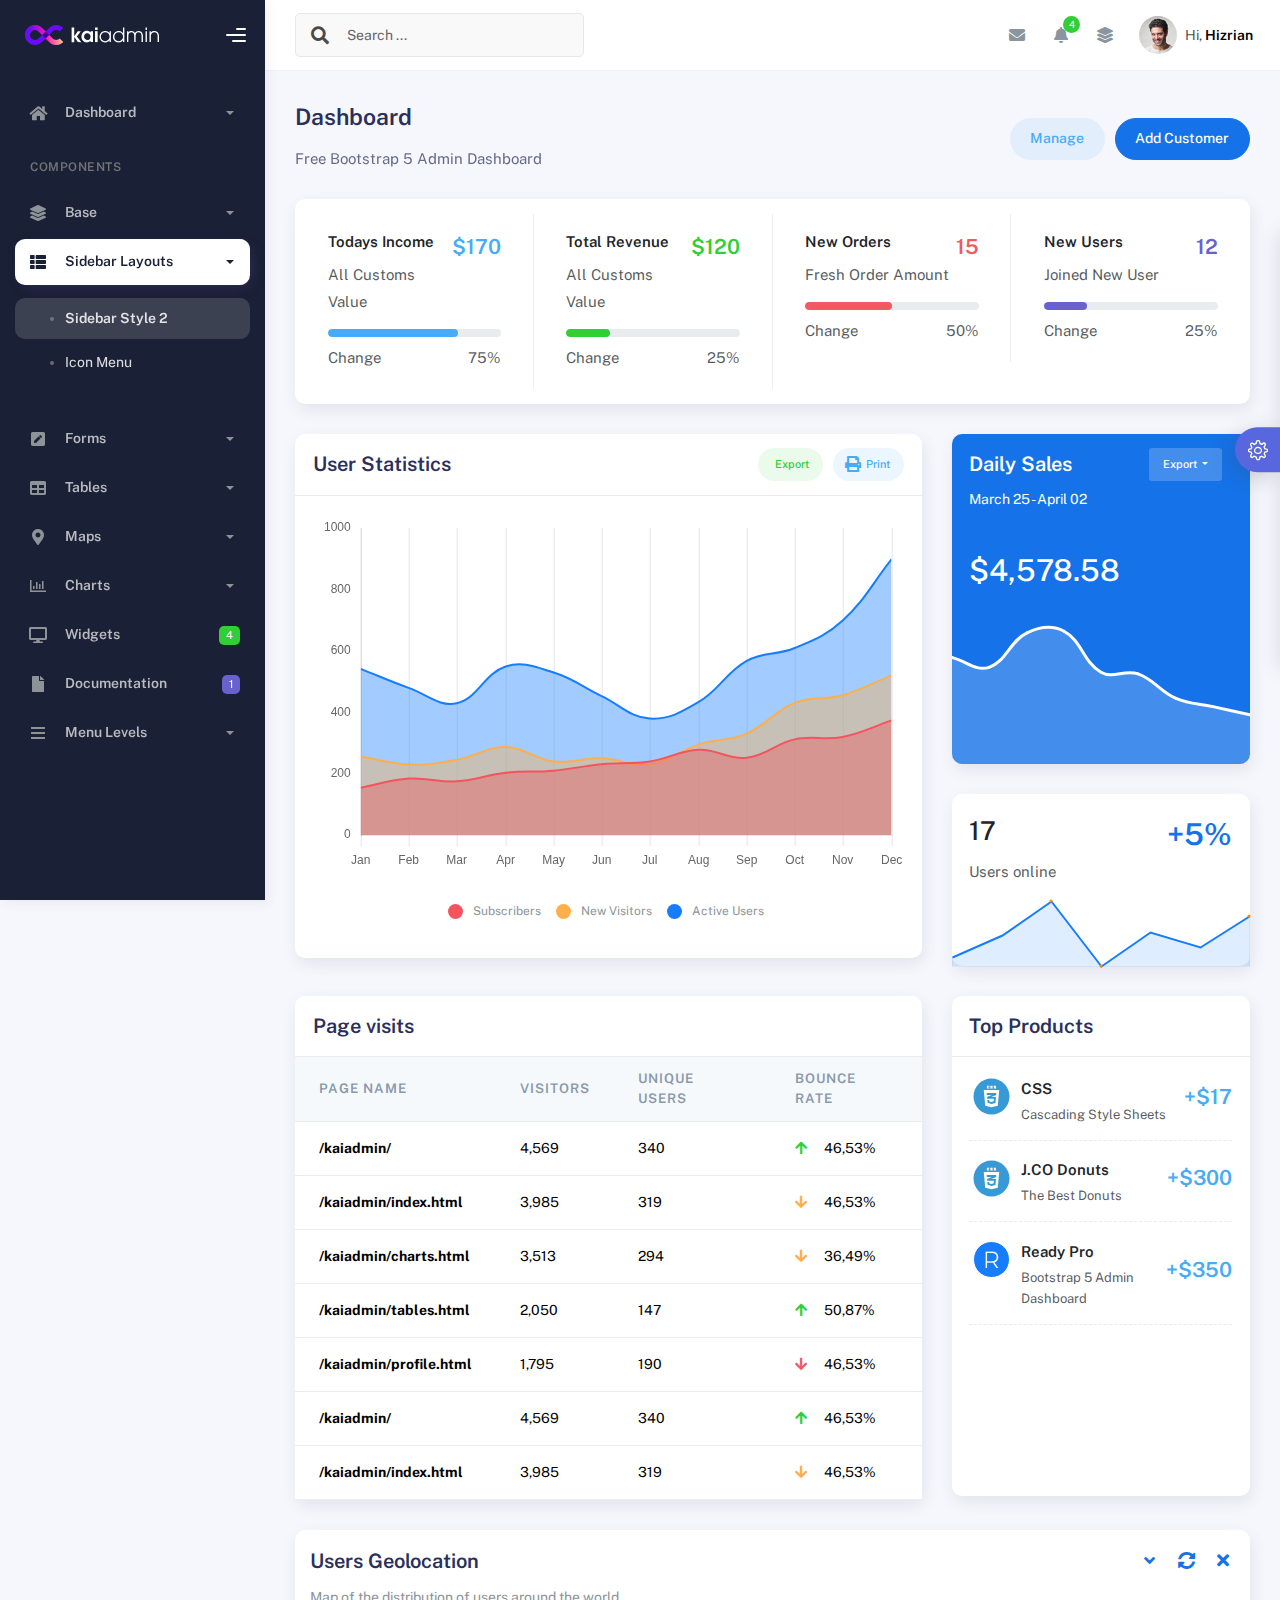
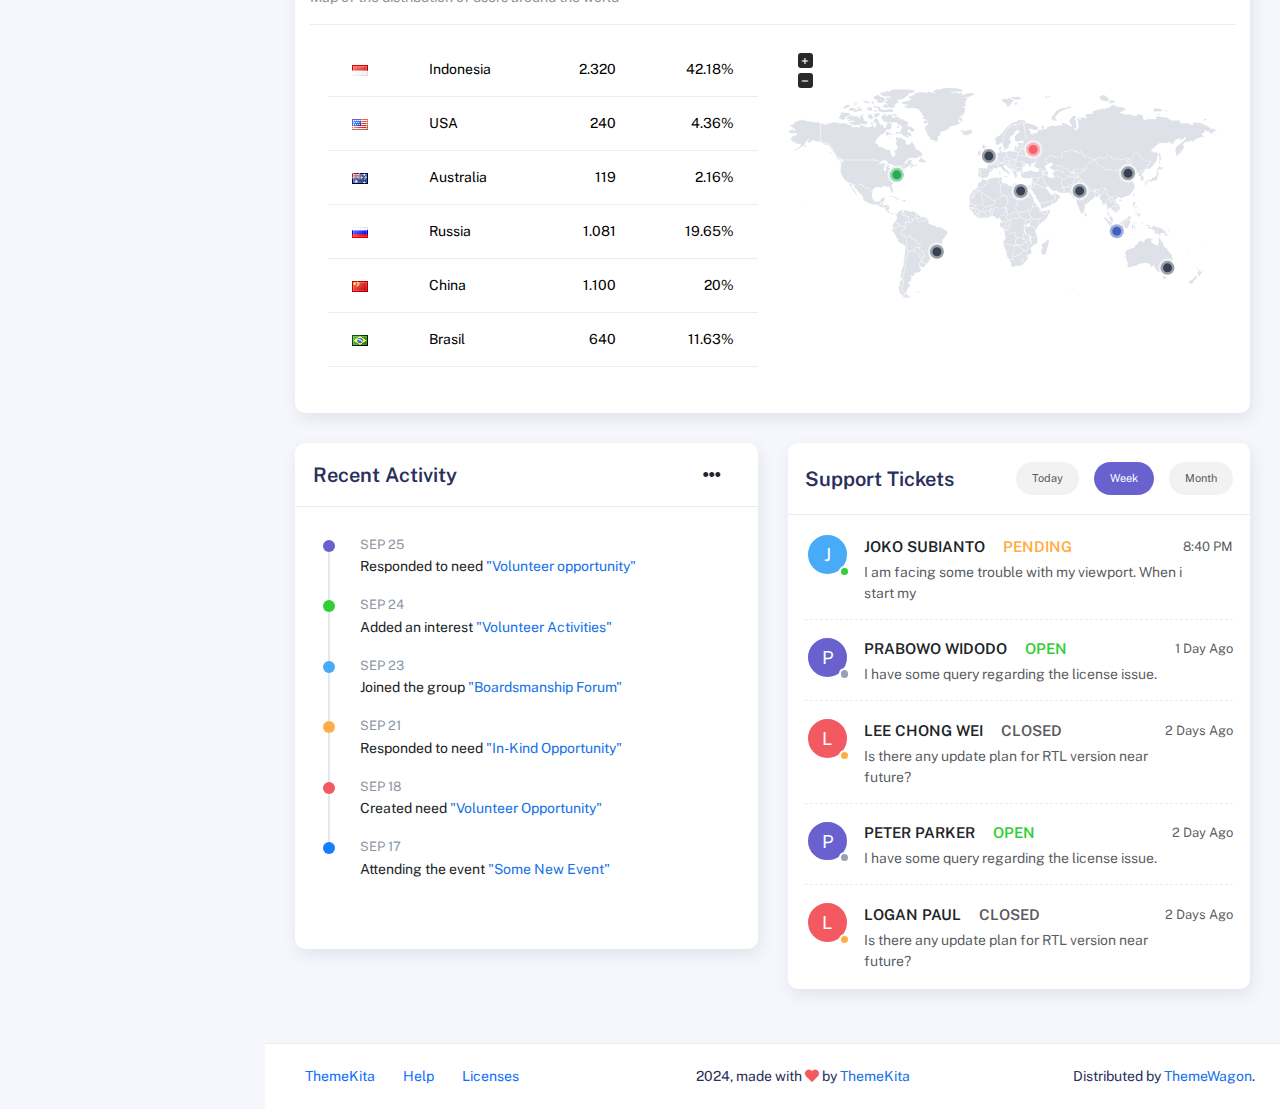
<file: Dashboard/sidebar-style-2.html>
<!DOCTYPE html>
<html lang="en">
  <head>
    <meta http-equiv="X-UA-Compatible" content="IE=edge" />
    <title>Kaiadmin - Bootstrap 5 Admin Dashboard</title>
    <meta
      content="width=device-width, initial-scale=1.0, shrink-to-fit=no"
      name="viewport"
    />
    <link
      rel="icon"
      href="assets/img/kaiadmin/favicon.ico"
      type="image/x-icon"
    />

    <!-- Fonts and icons -->
    <script src="assets/js/plugin/webfont/webfont.min.js"></script>
    <script>
      WebFont.load({
        google: { families: ["Public Sans:300,400,500,600,700"] },
        custom: {
          families: [
            "Font Awesome 5 Solid",
            "Font Awesome 5 Regular",
            "Font Awesome 5 Brands",
            "simple-line-icons",
          ],
          urls: ["assets/css/fonts.min.css"],
        },
        active: function () {
          sessionStorage.fonts = true;
        },
      });
    </script>

    <!-- CSS Files -->
    <link rel="stylesheet" href="assets/css/bootstrap.min.css" />
    <link rel="stylesheet" href="assets/css/plugins.min.css" />
    <link rel="stylesheet" href="assets/css/kaiadmin.min.css" />

    <!-- CSS Just for demo purpose, don't include it in your project -->
    <link rel="stylesheet" href="assets/css/demo.css" />
  </head>
  <body>
    <div class="wrapper">
      <!-- Sidebar -->
      <div class="sidebar sidebar-style-2" data-background-color="dark">
        <div class="sidebar-logo">
          <!-- Logo Header -->
          <div class="logo-header" data-background-color="dark">
            <a href="index.html" class="logo">
              <img
                src="assets/img/kaiadmin/logo_light.svg"
                alt="navbar brand"
                class="navbar-brand"
                height="20"
              />
            </a>
            <div class="nav-toggle">
              <button class="btn btn-toggle toggle-sidebar">
                <i class="gg-menu-right"></i>
              </button>
              <button class="btn btn-toggle sidenav-toggler">
                <i class="gg-menu-left"></i>
              </button>
            </div>
            <button class="topbar-toggler more">
              <i class="gg-more-vertical-alt"></i>
            </button>
          </div>
          <!-- End Logo Header -->
        </div>
        <div class="sidebar-wrapper scrollbar scrollbar-inner">
          <div class="sidebar-content">
            <ul class="nav nav-secondary">
              <li class="nav-item">
                <a
                  data-bs-toggle="collapse"
                  href="#dashboard"
                  class="collapsed"
                  aria-expanded="false"
                >
                  <i class="fas fa-home"></i>
                  <p>Dashboard</p>
                  <span class="caret"></span>
                </a>
                <div class="collapse" id="dashboard">
                  <ul class="nav nav-collapse">
                    <li>
                      <a href="../demo1/index.html">
                        <span class="sub-item">Dashboard 1</span>
                      </a>
                    </li>
                  </ul>
                </div>
              </li>
              <li class="nav-section">
                <span class="sidebar-mini-icon">
                  <i class="fa fa-ellipsis-h"></i>
                </span>
                <h4 class="text-section">Components</h4>
              </li>
              <li class="nav-item">
                <a data-bs-toggle="collapse" href="#base">
                  <i class="fas fa-layer-group"></i>
                  <p>Base</p>
                  <span class="caret"></span>
                </a>
                <div class="collapse" id="base">
                  <ul class="nav nav-collapse">
                    <li>
                      <a href="components/avatars.html">
                        <span class="sub-item">Avatars</span>
                      </a>
                    </li>
                    <li>
                      <a href="components/buttons.html">
                        <span class="sub-item">Buttons</span>
                      </a>
                    </li>
                    <li>
                      <a href="components/gridsystem.html">
                        <span class="sub-item">Grid System</span>
                      </a>
                    </li>
                    <li>
                      <a href="components/panels.html">
                        <span class="sub-item">Panels</span>
                      </a>
                    </li>
                    <li>
                      <a href="components/notifications.html">
                        <span class="sub-item">Notifications</span>
                      </a>
                    </li>
                    <li>
                      <a href="components/sweetalert.html">
                        <span class="sub-item">Sweet Alert</span>
                      </a>
                    </li>
                    <li>
                      <a href="components/font-awesome-icons.html">
                        <span class="sub-item">Font Awesome Icons</span>
                      </a>
                    </li>
                    <li>
                      <a href="components/simple-line-icons.html">
                        <span class="sub-item">Simple Line Icons</span>
                      </a>
                    </li>
                    <li>
                      <a href="components/typography.html">
                        <span class="sub-item">Typography</span>
                      </a>
                    </li>
                  </ul>
                </div>
              </li>
              <li class="nav-item active submenu">
                <a data-bs-toggle="collapse" href="#sidebarLayouts">
                  <i class="fas fa-th-list"></i>
                  <p>Sidebar Layouts</p>
                  <span class="caret"></span>
                </a>
                <div class="collapse show" id="sidebarLayouts">
                  <ul class="nav nav-collapse">
                    <li class="active">
                      <a href="sidebar-style-2.html">
                        <span class="sub-item">Sidebar Style 2</span>
                      </a>
                    </li>
                    <li>
                      <a href="icon-menu.html">
                        <span class="sub-item">Icon Menu</span>
                      </a>
                    </li>
                  </ul>
                </div>
              </li>
              <li class="nav-item">
                <a data-bs-toggle="collapse" href="#forms">
                  <i class="fas fa-pen-square"></i>
                  <p>Forms</p>
                  <span class="caret"></span>
                </a>
                <div class="collapse" id="forms">
                  <ul class="nav nav-collapse">
                    <li>
                      <a href="forms/forms.html">
                        <span class="sub-item">Basic Form</span>
                      </a>
                    </li>
                  </ul>
                </div>
              </li>
              <li class="nav-item">
                <a data-bs-toggle="collapse" href="#tables">
                  <i class="fas fa-table"></i>
                  <p>Tables</p>
                  <span class="caret"></span>
                </a>
                <div class="collapse" id="tables">
                  <ul class="nav nav-collapse">
                    <li>
                      <a href="tables/tables.html">
                        <span class="sub-item">Basic Table</span>
                      </a>
                    </li>
                    <li>
                      <a href="tables/datatables.html">
                        <span class="sub-item">Datatables</span>
                      </a>
                    </li>
                  </ul>
                </div>
              </li>
              <li class="nav-item">
                <a data-bs-toggle="collapse" href="#maps">
                  <i class="fas fa-map-marker-alt"></i>
                  <p>Maps</p>
                  <span class="caret"></span>
                </a>
                <div class="collapse" id="maps">
                  <ul class="nav nav-collapse">
                    <li>
                      <a href="maps/googlemaps.html">
                        <span class="sub-item">Google Maps</span>
                      </a>
                    </li>
                    <li>
                      <a href="maps/jsvectormap.html">
                        <span class="sub-item">Jsvectormap</span>
                      </a>
                    </li>
                  </ul>
                </div>
              </li>
              <li class="nav-item">
                <a data-bs-toggle="collapse" href="#charts">
                  <i class="far fa-chart-bar"></i>
                  <p>Charts</p>
                  <span class="caret"></span>
                </a>
                <div class="collapse" id="charts">
                  <ul class="nav nav-collapse">
                    <li>
                      <a href="charts/charts.html">
                        <span class="sub-item">Chart Js</span>
                      </a>
                    </li>
                    <li>
                      <a href="charts/sparkline.html">
                        <span class="sub-item">Sparkline</span>
                      </a>
                    </li>
                  </ul>
                </div>
              </li>
              <li class="nav-item">
                <a href="widgets.html">
                  <i class="fas fa-desktop"></i>
                  <p>Widgets</p>
                  <span class="badge badge-success">4</span>
                </a>
              </li>
              <li class="nav-item">
                <a href="../../documentation/index.html">
                  <i class="fas fa-file"></i>
                  <p>Documentation</p>
                  <span class="badge badge-secondary">1</span>
                </a>
              </li>
              <li class="nav-item">
                <a data-bs-toggle="collapse" href="#submenu">
                  <i class="fas fa-bars"></i>
                  <p>Menu Levels</p>
                  <span class="caret"></span>
                </a>
                <div class="collapse" id="submenu">
                  <ul class="nav nav-collapse">
                    <li>
                      <a data-bs-toggle="collapse" href="#subnav1">
                        <span class="sub-item">Level 1</span>
                        <span class="caret"></span>
                      </a>
                      <div class="collapse" id="subnav1">
                        <ul class="nav nav-collapse subnav">
                          <li>
                            <a href="#">
                              <span class="sub-item">Level 2</span>
                            </a>
                          </li>
                          <li>
                            <a href="#">
                              <span class="sub-item">Level 2</span>
                            </a>
                          </li>
                        </ul>
                      </div>
                    </li>
                    <li>
                      <a data-bs-toggle="collapse" href="#subnav2">
                        <span class="sub-item">Level 1</span>
                        <span class="caret"></span>
                      </a>
                      <div class="collapse" id="subnav2">
                        <ul class="nav nav-collapse subnav">
                          <li>
                            <a href="#">
                              <span class="sub-item">Level 2</span>
                            </a>
                          </li>
                        </ul>
                      </div>
                    </li>
                    <li>
                      <a href="#">
                        <span class="sub-item">Level 1</span>
                      </a>
                    </li>
                  </ul>
                </div>
              </li>
            </ul>
          </div>
        </div>
      </div>
      <!-- End Sidebar -->

      <div class="main-panel">
        <div class="main-header">
          <div class="main-header-logo">
            <!-- Logo Header -->
            <div class="logo-header" data-background-color="dark">
              <a href="index.html" class="logo">
                <img
                  src="assets/img/kaiadmin/logo_light.svg"
                  alt="navbar brand"
                  class="navbar-brand"
                  height="20"
                />
              </a>
              <div class="nav-toggle">
                <button class="btn btn-toggle toggle-sidebar">
                  <i class="gg-menu-right"></i>
                </button>
                <button class="btn btn-toggle sidenav-toggler">
                  <i class="gg-menu-left"></i>
                </button>
              </div>
              <button class="topbar-toggler more">
                <i class="gg-more-vertical-alt"></i>
              </button>
            </div>
            <!-- End Logo Header -->
          </div>
          <!-- Navbar Header -->
          <nav
            class="navbar navbar-header navbar-header-transparent navbar-expand-lg border-bottom"
          >
            <div class="container-fluid">
              <nav
                class="navbar navbar-header-left navbar-expand-lg navbar-form nav-search p-0 d-none d-lg-flex"
              >
                <div class="input-group">
                  <div class="input-group-prepend">
                    <button type="submit" class="btn btn-search pe-1">
                      <i class="fa fa-search search-icon"></i>
                    </button>
                  </div>
                  <input
                    type="text"
                    placeholder="Search ..."
                    class="form-control"
                  />
                </div>
              </nav>

              <ul class="navbar-nav topbar-nav ms-md-auto align-items-center">
                <li
                  class="nav-item topbar-icon dropdown hidden-caret d-flex d-lg-none"
                >
                  <a
                    class="nav-link dropdown-toggle"
                    data-bs-toggle="dropdown"
                    href="#"
                    role="button"
                    aria-expanded="false"
                    aria-haspopup="true"
                  >
                    <i class="fa fa-search"></i>
                  </a>
                  <ul class="dropdown-menu dropdown-search animated fadeIn">
                    <form class="navbar-left navbar-form nav-search">
                      <div class="input-group">
                        <input
                          type="text"
                          placeholder="Search ..."
                          class="form-control"
                        />
                      </div>
                    </form>
                  </ul>
                </li>
                <li class="nav-item topbar-icon dropdown hidden-caret">
                  <a
                    class="nav-link dropdown-toggle"
                    href="#"
                    id="messageDropdown"
                    role="button"
                    data-bs-toggle="dropdown"
                    aria-haspopup="true"
                    aria-expanded="false"
                  >
                    <i class="fa fa-envelope"></i>
                  </a>
                  <ul
                    class="dropdown-menu messages-notif-box animated fadeIn"
                    aria-labelledby="messageDropdown"
                  >
                    <li>
                      <div
                        class="dropdown-title d-flex justify-content-between align-items-center"
                      >
                        Messages
                        <a href="#" class="small">Mark all as read</a>
                      </div>
                    </li>
                    <li>
                      <div class="message-notif-scroll scrollbar-outer">
                        <div class="notif-center">
                          <a href="#">
                            <div class="notif-img">
                              <img
                                src="assets/img/jm_denis.jpg"
                                alt="Img Profile"
                              />
                            </div>
                            <div class="notif-content">
                              <span class="subject">Jimmy Denis</span>
                              <span class="block"> How are you ? </span>
                              <span class="time">5 minutes ago</span>
                            </div>
                          </a>
                          <a href="#">
                            <div class="notif-img">
                              <img
                                src="assets/img/chadengle.jpg"
                                alt="Img Profile"
                              />
                            </div>
                            <div class="notif-content">
                              <span class="subject">Chad</span>
                              <span class="block"> Ok, Thanks ! </span>
                              <span class="time">12 minutes ago</span>
                            </div>
                          </a>
                          <a href="#">
                            <div class="notif-img">
                              <img
                                src="assets/img/mlane.jpg"
                                alt="Img Profile"
                              />
                            </div>
                            <div class="notif-content">
                              <span class="subject">Jhon Doe</span>
                              <span class="block">
                                Ready for the meeting today...
                              </span>
                              <span class="time">12 minutes ago</span>
                            </div>
                          </a>
                          <a href="#">
                            <div class="notif-img">
                              <img
                                src="assets/img/talha.jpg"
                                alt="Img Profile"
                              />
                            </div>
                            <div class="notif-content">
                              <span class="subject">Talha</span>
                              <span class="block"> Hi, Apa Kabar ? </span>
                              <span class="time">17 minutes ago</span>
                            </div>
                          </a>
                        </div>
                      </div>
                    </li>
                    <li>
                      <a class="see-all" href="javascript:void(0);"
                        >See all messages<i class="fa fa-angle-right"></i>
                      </a>
                    </li>
                  </ul>
                </li>
                <li class="nav-item topbar-icon dropdown hidden-caret">
                  <a
                    class="nav-link dropdown-toggle"
                    href="#"
                    id="notifDropdown"
                    role="button"
                    data-bs-toggle="dropdown"
                    aria-haspopup="true"
                    aria-expanded="false"
                  >
                    <i class="fa fa-bell"></i>
                    <span class="notification">4</span>
                  </a>
                  <ul
                    class="dropdown-menu notif-box animated fadeIn"
                    aria-labelledby="notifDropdown"
                  >
                    <li>
                      <div class="dropdown-title">
                        You have 4 new notification
                      </div>
                    </li>
                    <li>
                      <div class="notif-scroll scrollbar-outer">
                        <div class="notif-center">
                          <a href="#">
                            <div class="notif-icon notif-primary">
                              <i class="fa fa-user-plus"></i>
                            </div>
                            <div class="notif-content">
                              <span class="block"> New user registered </span>
                              <span class="time">5 minutes ago</span>
                            </div>
                          </a>
                          <a href="#">
                            <div class="notif-icon notif-success">
                              <i class="fa fa-comment"></i>
                            </div>
                            <div class="notif-content">
                              <span class="block">
                                Rahmad commented on Admin
                              </span>
                              <span class="time">12 minutes ago</span>
                            </div>
                          </a>
                          <a href="#">
                            <div class="notif-img">
                              <img
                                src="assets/img/profile2.jpg"
                                alt="Img Profile"
                              />
                            </div>
                            <div class="notif-content">
                              <span class="block">
                                Reza send messages to you
                              </span>
                              <span class="time">12 minutes ago</span>
                            </div>
                          </a>
                          <a href="#">
                            <div class="notif-icon notif-danger">
                              <i class="fa fa-heart"></i>
                            </div>
                            <div class="notif-content">
                              <span class="block"> Farrah liked Admin </span>
                              <span class="time">17 minutes ago</span>
                            </div>
                          </a>
                        </div>
                      </div>
                    </li>
                    <li>
                      <a class="see-all" href="javascript:void(0);"
                        >See all notifications<i class="fa fa-angle-right"></i>
                      </a>
                    </li>
                  </ul>
                </li>
                <li class="nav-item topbar-icon dropdown hidden-caret">
                  <a
                    class="nav-link"
                    data-bs-toggle="dropdown"
                    href="#"
                    aria-expanded="false"
                  >
                    <i class="fas fa-layer-group"></i>
                  </a>
                  <div class="dropdown-menu quick-actions animated fadeIn">
                    <div class="quick-actions-header">
                      <span class="title mb-1">Quick Actions</span>
                      <span class="subtitle op-7">Shortcuts</span>
                    </div>
                    <div class="quick-actions-scroll scrollbar-outer">
                      <div class="quick-actions-items">
                        <div class="row m-0">
                          <a class="col-6 col-md-4 p-0" href="#">
                            <div class="quick-actions-item">
                              <div class="avatar-item bg-danger rounded-circle">
                                <i class="far fa-calendar-alt"></i>
                              </div>
                              <span class="text">Calendar</span>
                            </div>
                          </a>
                          <a class="col-6 col-md-4 p-0" href="#">
                            <div class="quick-actions-item">
                              <div
                                class="avatar-item bg-warning rounded-circle"
                              >
                                <i class="fas fa-map"></i>
                              </div>
                              <span class="text">Maps</span>
                            </div>
                          </a>
                          <a class="col-6 col-md-4 p-0" href="#">
                            <div class="quick-actions-item">
                              <div class="avatar-item bg-info rounded-circle">
                                <i class="fas fa-file-excel"></i>
                              </div>
                              <span class="text">Reports</span>
                            </div>
                          </a>
                          <a class="col-6 col-md-4 p-0" href="#">
                            <div class="quick-actions-item">
                              <div
                                class="avatar-item bg-success rounded-circle"
                              >
                                <i class="fas fa-envelope"></i>
                              </div>
                              <span class="text">Emails</span>
                            </div>
                          </a>
                          <a class="col-6 col-md-4 p-0" href="#">
                            <div class="quick-actions-item">
                              <div
                                class="avatar-item bg-primary rounded-circle"
                              >
                                <i class="fas fa-file-invoice-dollar"></i>
                              </div>
                              <span class="text">Invoice</span>
                            </div>
                          </a>
                          <a class="col-6 col-md-4 p-0" href="#">
                            <div class="quick-actions-item">
                              <div
                                class="avatar-item bg-secondary rounded-circle"
                              >
                                <i class="fas fa-credit-card"></i>
                              </div>
                              <span class="text">Payments</span>
                            </div>
                          </a>
                        </div>
                      </div>
                    </div>
                  </div>
                </li>

                <li class="nav-item topbar-user dropdown hidden-caret">
                  <a
                    class="dropdown-toggle profile-pic"
                    data-bs-toggle="dropdown"
                    href="#"
                    aria-expanded="false"
                  >
                    <div class="avatar-sm">
                      <img
                        src="assets/img/profile.jpg"
                        alt="..."
                        class="avatar-img rounded-circle"
                      />
                    </div>
                    <span class="profile-username">
                      <span class="op-7">Hi,</span>
                      <span class="fw-bold">Hizrian</span>
                    </span>
                  </a>
                  <ul class="dropdown-menu dropdown-user animated fadeIn">
                    <div class="dropdown-user-scroll scrollbar-outer">
                      <li>
                        <div class="user-box">
                          <div class="avatar-lg">
                            <img
                              src="assets/img/profile.jpg"
                              alt="image profile"
                              class="avatar-img rounded"
                            />
                          </div>
                          <div class="u-text">
                            <h4>Hizrian</h4>
                            <p class="text-muted">hello@example.com</p>
                            <a
                              href="profile.html"
                              class="btn btn-xs btn-secondary btn-sm"
                              >View Profile</a
                            >
                          </div>
                        </div>
                      </li>
                      <li>
                        <div class="dropdown-divider"></div>
                        <a class="dropdown-item" href="#">My Profile</a>
                        <a class="dropdown-item" href="#">My Balance</a>
                        <a class="dropdown-item" href="#">Inbox</a>
                        <div class="dropdown-divider"></div>
                        <a class="dropdown-item" href="#">Account Setting</a>
                        <div class="dropdown-divider"></div>
                        <a class="dropdown-item" href="#">Logout</a>
                      </li>
                    </div>
                  </ul>
                </li>
              </ul>
            </div>
          </nav>
          <!-- End Navbar -->
        </div>

        <div class="container">
          <div class="page-inner">
            <div
              class="d-flex align-items-left align-items-md-center flex-column flex-md-row pt-2 pb-4"
            >
              <div>
                <h3 class="fw-bold mb-3">Dashboard</h3>
                <h6 class="op-7 mb-2">Free Bootstrap 5 Admin Dashboard</h6>
              </div>
              <div class="ms-md-auto py-2 py-md-0">
                <a href="#" class="btn btn-label-info btn-round me-2">Manage</a>
                <a href="#" class="btn btn-primary btn-round">Add Customer</a>
              </div>
            </div>
            <div class="row row-card-no-pd">
              <div class="col-12 col-sm-6 col-md-6 col-xl-3">
                <div class="card">
                  <div class="card-body">
                    <div class="d-flex justify-content-between">
                      <div>
                        <h6><b>Todays Income</b></h6>
                        <p class="text-muted">All Customs Value</p>
                      </div>
                      <h4 class="text-info fw-bold">$170</h4>
                    </div>
                    <div class="progress progress-sm">
                      <div
                        class="progress-bar bg-info w-75"
                        role="progressbar"
                        aria-valuenow="75"
                        aria-valuemin="0"
                        aria-valuemax="100"
                      ></div>
                    </div>
                    <div class="d-flex justify-content-between mt-2">
                      <p class="text-muted mb-0">Change</p>
                      <p class="text-muted mb-0">75%</p>
                    </div>
                  </div>
                </div>
              </div>
              <div class="col-12 col-sm-6 col-md-6 col-xl-3">
                <div class="card">
                  <div class="card-body">
                    <div class="d-flex justify-content-between">
                      <div>
                        <h6><b>Total Revenue</b></h6>
                        <p class="text-muted">All Customs Value</p>
                      </div>
                      <h4 class="text-success fw-bold">$120</h4>
                    </div>
                    <div class="progress progress-sm">
                      <div
                        class="progress-bar bg-success w-25"
                        role="progressbar"
                        aria-valuenow="25"
                        aria-valuemin="0"
                        aria-valuemax="100"
                      ></div>
                    </div>
                    <div class="d-flex justify-content-between mt-2">
                      <p class="text-muted mb-0">Change</p>
                      <p class="text-muted mb-0">25%</p>
                    </div>
                  </div>
                </div>
              </div>
              <div class="col-12 col-sm-6 col-md-6 col-xl-3">
                <div class="card">
                  <div class="card-body">
                    <div class="d-flex justify-content-between">
                      <div>
                        <h6><b>New Orders</b></h6>
                        <p class="text-muted">Fresh Order Amount</p>
                      </div>
                      <h4 class="text-danger fw-bold">15</h4>
                    </div>
                    <div class="progress progress-sm">
                      <div
                        class="progress-bar bg-danger w-50"
                        role="progressbar"
                        aria-valuenow="50"
                        aria-valuemin="0"
                        aria-valuemax="100"
                      ></div>
                    </div>
                    <div class="d-flex justify-content-between mt-2">
                      <p class="text-muted mb-0">Change</p>
                      <p class="text-muted mb-0">50%</p>
                    </div>
                  </div>
                </div>
              </div>
              <div class="col-12 col-sm-6 col-md-6 col-xl-3">
                <div class="card">
                  <div class="card-body">
                    <div class="d-flex justify-content-between">
                      <div>
                        <h6><b>New Users</b></h6>
                        <p class="text-muted">Joined New User</p>
                      </div>
                      <h4 class="text-secondary fw-bold">12</h4>
                    </div>
                    <div class="progress progress-sm">
                      <div
                        class="progress-bar bg-secondary w-25"
                        role="progressbar"
                        aria-valuenow="25"
                        aria-valuemin="0"
                        aria-valuemax="100"
                      ></div>
                    </div>
                    <div class="d-flex justify-content-between mt-2">
                      <p class="text-muted mb-0">Change</p>
                      <p class="text-muted mb-0">25%</p>
                    </div>
                  </div>
                </div>
              </div>
            </div>
            <div class="row">
              <div class="col-md-8">
                <div class="card">
                  <div class="card-header">
                    <div class="card-head-row">
                      <div class="card-title">User Statistics</div>
                      <div class="card-tools">
                        <a
                          href="#"
                          class="btn btn-label-success btn-round btn-sm me-2"
                        >
                          <span class="btn-label">
                            <i class="fa fa-pencil"></i>
                          </span>
                          Export
                        </a>
                        <a href="#" class="btn btn-label-info btn-round btn-sm">
                          <span class="btn-label">
                            <i class="fa fa-print"></i>
                          </span>
                          Print
                        </a>
                      </div>
                    </div>
                  </div>
                  <div class="card-body">
                    <div class="chart-container" style="min-height: 375px">
                      <canvas id="statisticsChart"></canvas>
                    </div>
                    <div id="myChartLegend"></div>
                  </div>
                </div>
              </div>
              <div class="col-md-4">
                <div class="card card-primary">
                  <div class="card-header">
                    <div class="card-head-row">
                      <div class="card-title">Daily Sales</div>
                      <div class="card-tools">
                        <div class="dropdown">
                          <button
                            class="btn btn-sm btn-label-light dropdown-toggle"
                            type="button"
                            id="dropdownMenuButton"
                            data-bs-toggle="dropdown"
                            aria-haspopup="true"
                            aria-expanded="false"
                          >
                            Export
                          </button>
                          <div
                            class="dropdown-menu"
                            aria-labelledby="dropdownMenuButton"
                          >
                            <a class="dropdown-item" href="#">Action</a>
                            <a class="dropdown-item" href="#">Another action</a>
                            <a class="dropdown-item" href="#"
                              >Something else here</a
                            >
                          </div>
                        </div>
                      </div>
                    </div>
                    <div class="card-category">March 25 - April 02</div>
                  </div>
                  <div class="card-body pb-0">
                    <div class="mb-4 mt-2">
                      <h1>$4,578.58</h1>
                    </div>
                    <div class="pull-in">
                      <canvas id="dailySalesChart"></canvas>
                    </div>
                  </div>
                </div>
                <div class="card">
                  <div class="card-body pb-0">
                    <div class="h1 fw-bold float-end text-primary">+5%</div>
                    <h2 class="mb-2">17</h2>
                    <p class="text-muted">Users online</p>
                    <div class="pull-in sparkline-fix">
                      <div id="lineChart"></div>
                    </div>
                  </div>
                </div>
              </div>
            </div>
            <!-- <div class="row">
						<div class="col-md-4">
							<div class="card">
								<div class="card-body pb-0">
									<div class="h1 fw-bold float-end text-primary">+5%</div>
									<h2 class="mb-2">17</h2>
									<p class="text-muted">Users online</p>
									<div class="pull-in sparkline-fix">
										<div id="lineChart"></div>
									</div>
								</div>
							</div>
						</div>
						<div class="col-md-4">
							<div class="card">
								<div class="card-body pb-0">
									<div class="h1 fw-bold float-end text-danger">-3%</div>
									<h2 class="mb-2">27</h2>
									<p class="text-muted">New Users</p>
									<div class="pull-in sparkline-fix">
										<div id="lineChart2"></div>
									</div>
								</div>
							</div>
						</div>
						<div class="col-md-4">
							<div class="card">
								<div class="card-body pb-0">
									<div class="h1 fw-bold float-end text-warning">+7%</div>
									<h2 class="mb-2">213</h2>
									<p class="text-muted">Transactions</p>
									<div class="pull-in sparkline-fix">
										<div id="lineChart3"></div>
									</div>
								</div>
							</div>
						</div>
					</div> -->
            <!-- <div class="row">
						<div class="col-md-4">
							<div class="card">
								<div class="card-header">
									<div class="card-title">Top Products</div>
								</div>
								<div class="card-body pb-0">
									<div class="d-flex">
										<div class="avatar">
											<img src="assets/img/logoproduct.svg" alt="..." class="avatar-img rounded-circle">
										</div>
										<div class="flex-1 pt-1 ms-2">
											<h6 class="fw-bold mb-1">CSS</h6>
											<small class="text-muted">Cascading Style Sheets</small>
										</div>
										<div class="d-flex ms-auto align-items-center">
											<h4 class="text-info fw-bold">+$17</h4>
										</div>
									</div>
									<div class="separator-dashed"></div>
									<div class="d-flex">
										<div class="avatar">
											<img src="assets/img/logoproduct.svg" alt="..." class="avatar-img rounded-circle">
										</div>
										<div class="flex-1 pt-1 ms-2">
											<h6 class="fw-bold mb-1">J.CO Donuts</h6>
											<small class="text-muted">The Best Donuts</small>
										</div>
										<div class="d-flex ms-auto align-items-center">
											<h4 class="text-info fw-bold">+$300</h4>
										</div>
									</div>
									<div class="separator-dashed"></div>
									<div class="d-flex">
										<div class="avatar">
											<img src="assets/img/logoproduct3.svg" alt="..." class="avatar-img rounded-circle">
										</div>
										<div class="flex-1 pt-1 ms-2">
											<h6 class="fw-bold mb-1">Ready Pro</h6>
											<small class="text-muted">Bootstrap 5 Admin Dashboard</small>
										</div>
										<div class="d-flex ms-auto align-items-center">
											<h4 class="text-info fw-bold">+$350</h4>
										</div>
									</div>
									<div class="separator-dashed"></div>
									<div class="pull-in">
										<canvas id="topProductsChart"></canvas>
									</div>
								</div>
							</div>
						</div>
						<div class="col-md-4">
							<div class="card">
								<div class="card-body">
									<div class="card-title fw-mediumbold">Suggested People</div>
									<div class="card-list">
										<div class="item-list">
											<div class="avatar">
												<img src="assets/img/jm_denis.jpg" alt="..." class="avatar-img rounded-circle">
											</div>
											<div class="info-user ms-3">
												<div class="username">Jimmy Denis</div>
												<div class="status">Graphic Designer</div>
											</div>
											<button class="btn btn-icon btn-primary btn-round btn-xs">
												<i class="fa fa-plus"></i>
											</button>
										</div>
										<div class="item-list">
											<div class="avatar">
												<img src="assets/img/chadengle.jpg" alt="..." class="avatar-img rounded-circle">
											</div>
											<div class="info-user ms-3">
												<div class="username">Chad</div>
												<div class="status">CEO Zeleaf</div>
											</div>
											<button class="btn btn-icon btn-primary btn-round btn-xs">
												<i class="fa fa-plus"></i>
											</button>
										</div>
										<div class="item-list">
											<div class="avatar">
												<img src="assets/img/talha.jpg" alt="..." class="avatar-img rounded-circle">
											</div>
											<div class="info-user ms-3">
												<div class="username">Talha</div>
												<div class="status">Front End Designer</div>
											</div>
											<button class="btn btn-icon btn-primary btn-round btn-xs">
												<i class="fa fa-plus"></i>
											</button>
										</div>
										<div class="item-list">
											<div class="avatar">
												<img src="assets/img/mlane.jpg" alt="..." class="avatar-img rounded-circle">
											</div>
											<div class="info-user ms-3">
												<div class="username">John Doe</div>
												<div class="status">Back End Developer</div>
											</div>
											<button class="btn btn-icon btn-primary btn-round btn-xs">
												<i class="fa fa-plus"></i>
											</button>
										</div>
										<div class="item-list">
											<div class="avatar">
												<img src="assets/img/talha.jpg" alt="..." class="avatar-img rounded-circle">
											</div>
											<div class="info-user ms-3">
												<div class="username">Talha</div>
												<div class="status">Front End Designer</div>
											</div>
											<button class="btn btn-icon btn-primary btn-round btn-xs">
												<i class="fa fa-plus"></i>
											</button>
										</div>
										<div class="item-list">
											<div class="avatar">
												<img src="assets/img/jm_denis.jpg" alt="..." class="avatar-img rounded-circle">
											</div>
											<div class="info-user ms-3">
												<div class="username">Jimmy Denis</div>
												<div class="status">Graphic Designer</div>
											</div>
											<button class="btn btn-icon btn-primary btn-round btn-xs">
												<i class="fa fa-plus"></i>
											</button>
										</div>
									</div>
								</div>
							</div>
						</div>
						<div class="col-md-4">
							<div class="card card-primary bg-primary-gradient">
								<div class="card-body">
									<h5 class="mt-3 b-b1 pb-2 mb-4 fw-bold">Active user right now</h5>
									<h1 class="mb-4 fw-bold">17</h1>
									<h5 class="mt-3 b-b1 pb-2 mb-5 fw-bold">Page view per minutes</h5>
									<div id="activeUsersChart"></div>
									<h5 class="mt-5 pb-3 mb-0 fw-bold">Top active pages</h5>
									<ul class="list-unstyled">
										<li class="d-flex justify-content-between pb-1 pt-1"><small>/product/readypro/index.html</small> <span>7</span></li>
										<li class="d-flex justify-content-between pb-1 pt-1"><small>/product/kaiadmin/demo.html</small> <span>10</span></li>
									</ul>
								</div>
							</div>
						</div>
					</div> -->
            <div class="row">
              <div class="col-md-8">
                <div class="card">
                  <div class="card-header">
                    <div class="card-title">Page visits</div>
                  </div>
                  <div class="card-body p-0">
                    <div class="table-responsive">
                      <!-- Projects table -->
                      <table class="table align-items-center mb-0">
                        <thead class="thead-light">
                          <tr>
                            <th scope="col">Page name</th>
                            <th scope="col">Visitors</th>
                            <th scope="col">Unique users</th>
                            <th scope="col">Bounce rate</th>
                          </tr>
                        </thead>
                        <tbody>
                          <tr>
                            <th scope="row">/kaiadmin/</th>
                            <td>4,569</td>
                            <td>340</td>
                            <td>
                              <i class="fas fa-arrow-up text-success me-3"></i>
                              46,53%
                            </td>
                          </tr>
                          <tr>
                            <th scope="row">/kaiadmin/index.html</th>
                            <td>3,985</td>
                            <td>319</td>
                            <td>
                              <i
                                class="fas fa-arrow-down text-warning me-3"
                              ></i>
                              46,53%
                            </td>
                          </tr>
                          <tr>
                            <th scope="row">/kaiadmin/charts.html</th>
                            <td>3,513</td>
                            <td>294</td>
                            <td>
                              <i
                                class="fas fa-arrow-down text-warning me-3"
                              ></i>
                              36,49%
                            </td>
                          </tr>
                          <tr>
                            <th scope="row">/kaiadmin/tables.html</th>
                            <td>2,050</td>
                            <td>147</td>
                            <td>
                              <i class="fas fa-arrow-up text-success me-3"></i>
                              50,87%
                            </td>
                          </tr>
                          <tr>
                            <th scope="row">/kaiadmin/profile.html</th>
                            <td>1,795</td>
                            <td>190</td>
                            <td>
                              <i class="fas fa-arrow-down text-danger me-3"></i>
                              46,53%
                            </td>
                          </tr>
                          <tr>
                            <th scope="row">/kaiadmin/</th>
                            <td>4,569</td>
                            <td>340</td>
                            <td>
                              <i class="fas fa-arrow-up text-success me-3"></i>
                              46,53%
                            </td>
                          </tr>
                          <tr>
                            <th scope="row">/kaiadmin/index.html</th>
                            <td>3,985</td>
                            <td>319</td>
                            <td>
                              <i
                                class="fas fa-arrow-down text-warning me-3"
                              ></i>
                              46,53%
                            </td>
                          </tr>
                        </tbody>
                      </table>
                    </div>
                  </div>
                </div>
              </div>
              <div class="col-md-4">
                <div class="card">
                  <div class="card-header">
                    <div class="card-title">Top Products</div>
                  </div>
                  <div class="card-body pb-0">
                    <div class="d-flex">
                      <div class="avatar">
                        <img
                          src="assets/img/logoproduct.svg"
                          alt="..."
                          class="avatar-img rounded-circle"
                        />
                      </div>
                      <div class="flex-1 pt-1 ms-2">
                        <h6 class="fw-bold mb-1">CSS</h6>
                        <small class="text-muted">Cascading Style Sheets</small>
                      </div>
                      <div class="d-flex ms-auto align-items-center">
                        <h4 class="text-info fw-bold">+$17</h4>
                      </div>
                    </div>
                    <div class="separator-dashed"></div>
                    <div class="d-flex">
                      <div class="avatar">
                        <img
                          src="assets/img/logoproduct.svg"
                          alt="..."
                          class="avatar-img rounded-circle"
                        />
                      </div>
                      <div class="flex-1 pt-1 ms-2">
                        <h6 class="fw-bold mb-1">J.CO Donuts</h6>
                        <small class="text-muted">The Best Donuts</small>
                      </div>
                      <div class="d-flex ms-auto align-items-center">
                        <h4 class="text-info fw-bold">+$300</h4>
                      </div>
                    </div>
                    <div class="separator-dashed"></div>
                    <div class="d-flex">
                      <div class="avatar">
                        <img
                          src="assets/img/logoproduct3.svg"
                          alt="..."
                          class="avatar-img rounded-circle"
                        />
                      </div>
                      <div class="flex-1 pt-1 ms-2">
                        <h6 class="fw-bold mb-1">Ready Pro</h6>
                        <small class="text-muted"
                          >Bootstrap 5 Admin Dashboard</small
                        >
                      </div>
                      <div class="d-flex ms-auto align-items-center">
                        <h4 class="text-info fw-bold">+$350</h4>
                      </div>
                    </div>
                    <div class="separator-dashed"></div>
                    <div class="pull-in">
                      <canvas id="topProductsChart"></canvas>
                    </div>
                  </div>
                </div>
              </div>
            </div>
            <div class="row row-card-no-pd">
              <div class="col-md-12">
                <div class="card">
                  <div class="card-header">
                    <div class="card-head-row card-tools-still-right">
                      <h4 class="card-title">Users Geolocation</h4>
                      <div class="card-tools">
                        <button
                          class="btn btn-icon btn-link btn-primary btn-xs"
                        >
                          <span class="fa fa-angle-down"></span>
                        </button>
                        <button
                          class="btn btn-icon btn-link btn-primary btn-xs btn-refresh-card"
                        >
                          <span class="fa fa-sync-alt"></span>
                        </button>
                        <button
                          class="btn btn-icon btn-link btn-primary btn-xs"
                        >
                          <span class="fa fa-times"></span>
                        </button>
                      </div>
                    </div>
                    <p class="card-category">
                      Map of the distribution of users around the world
                    </p>
                  </div>
                  <div class="card-body">
                    <div class="row">
                      <div class="col-md-6">
                        <div class="table-responsive table-hover table-sales">
                          <table class="table">
                            <tbody>
                              <tr>
                                <td>
                                  <div class="flag">
                                    <img
                                      src="assets/img/flags/id.png"
                                      alt="indonesia"
                                    />
                                  </div>
                                </td>
                                <td>Indonesia</td>
                                <td class="text-end">2.320</td>
                                <td class="text-end">42.18%</td>
                              </tr>
                              <tr>
                                <td>
                                  <div class="flag">
                                    <img
                                      src="assets/img/flags/us.png"
                                      alt="united states"
                                    />
                                  </div>
                                </td>
                                <td>USA</td>
                                <td class="text-end">240</td>
                                <td class="text-end">4.36%</td>
                              </tr>
                              <tr>
                                <td>
                                  <div class="flag">
                                    <img
                                      src="assets/img/flags/au.png"
                                      alt="australia"
                                    />
                                  </div>
                                </td>
                                <td>Australia</td>
                                <td class="text-end">119</td>
                                <td class="text-end">2.16%</td>
                              </tr>
                              <tr>
                                <td>
                                  <div class="flag">
                                    <img
                                      src="assets/img/flags/ru.png"
                                      alt="russia"
                                    />
                                  </div>
                                </td>
                                <td>Russia</td>
                                <td class="text-end">1.081</td>
                                <td class="text-end">19.65%</td>
                              </tr>
                              <tr>
                                <td>
                                  <div class="flag">
                                    <img
                                      src="assets/img/flags/cn.png"
                                      alt="china"
                                    />
                                  </div>
                                </td>
                                <td>China</td>
                                <td class="text-end">1.100</td>
                                <td class="text-end">20%</td>
                              </tr>
                              <tr>
                                <td>
                                  <div class="flag">
                                    <img
                                      src="assets/img/flags/br.png"
                                      alt="brazil"
                                    />
                                  </div>
                                </td>
                                <td>Brasil</td>
                                <td class="text-end">640</td>
                                <td class="text-end">11.63%</td>
                              </tr>
                            </tbody>
                          </table>
                        </div>
                      </div>
                      <div class="col-md-6">
                        <div class="mapcontainer">
                          <div
                            id="world-map"
                            class="w-100"
                            style="height: 300px"
                          ></div>
                        </div>
                      </div>
                    </div>
                  </div>
                </div>
              </div>
            </div>
            <div class="row">
              <div class="col-md-6">
                <div class="card">
                  <div class="card-header">
                    <div class="card-head-row card-tools-still-right">
                      <div class="card-title">Recent Activity</div>
                      <div class="card-tools">
                        <div class="dropdown">
                          <button
                            class="btn btn-icon btn-clean"
                            type="button"
                            id="dropdownMenuButton"
                            data-bs-toggle="dropdown"
                            aria-haspopup="true"
                            aria-expanded="false"
                          >
                            <i class="fas fa-ellipsis-h"></i>
                          </button>
                          <div
                            class="dropdown-menu"
                            aria-labelledby="dropdownMenuButton"
                          >
                            <a class="dropdown-item" href="#">Action</a>
                            <a class="dropdown-item" href="#">Another action</a>
                            <a class="dropdown-item" href="#"
                              >Something else here</a
                            >
                          </div>
                        </div>
                      </div>
                    </div>
                  </div>
                  <div class="card-body">
                    <ol class="activity-feed">
                      <li class="feed-item feed-item-secondary">
                        <time class="date" datetime="9-25">Sep 25</time>
                        <span class="text"
                          >Responded to need
                          <a href="#">"Volunteer opportunity"</a></span
                        >
                      </li>
                      <li class="feed-item feed-item-success">
                        <time class="date" datetime="9-24">Sep 24</time>
                        <span class="text"
                          >Added an interest
                          <a href="#">"Volunteer Activities"</a></span
                        >
                      </li>
                      <li class="feed-item feed-item-info">
                        <time class="date" datetime="9-23">Sep 23</time>
                        <span class="text"
                          >Joined the group
                          <a href="single-group.php"
                            >"Boardsmanship Forum"</a
                          ></span
                        >
                      </li>
                      <li class="feed-item feed-item-warning">
                        <time class="date" datetime="9-21">Sep 21</time>
                        <span class="text"
                          >Responded to need
                          <a href="#">"In-Kind Opportunity"</a></span
                        >
                      </li>
                      <li class="feed-item feed-item-danger">
                        <time class="date" datetime="9-18">Sep 18</time>
                        <span class="text"
                          >Created need
                          <a href="#">"Volunteer Opportunity"</a></span
                        >
                      </li>
                      <li class="feed-item">
                        <time class="date" datetime="9-17">Sep 17</time>
                        <span class="text"
                          >Attending the event
                          <a href="single-event.php">"Some New Event"</a></span
                        >
                      </li>
                    </ol>
                  </div>
                </div>
              </div>
              <div class="col-md-6">
                <div class="card">
                  <div class="card-header">
                    <div class="card-head-row">
                      <div class="card-title">Support Tickets</div>
                      <div class="card-tools">
                        <ul
                          class="nav nav-pills nav-secondary nav-pills-no-bd nav-sm"
                          id="pills-tab"
                          role="tablist"
                        >
                          <li class="nav-item">
                            <a
                              class="nav-link"
                              id="pills-today"
                              data-bs-toggle="pill"
                              href="#pills-today"
                              role="tab"
                              aria-selected="true"
                              >Today</a
                            >
                          </li>
                          <li class="nav-item">
                            <a
                              class="nav-link active"
                              id="pills-week"
                              data-bs-toggle="pill"
                              href="#pills-week"
                              role="tab"
                              aria-selected="false"
                              >Week</a
                            >
                          </li>
                          <li class="nav-item">
                            <a
                              class="nav-link"
                              id="pills-month"
                              data-bs-toggle="pill"
                              href="#pills-month"
                              role="tab"
                              aria-selected="false"
                              >Month</a
                            >
                          </li>
                        </ul>
                      </div>
                    </div>
                  </div>
                  <div class="card-body">
                    <div class="d-flex">
                      <div class="avatar avatar-online">
                        <span
                          class="avatar-title rounded-circle border border-white bg-info"
                          >J</span
                        >
                      </div>
                      <div class="flex-1 ms-3 pt-1">
                        <h6 class="text-uppercase fw-bold mb-1">
                          Joko Subianto
                          <span class="text-warning ps-3">pending</span>
                        </h6>
                        <span class="text-muted"
                          >I am facing some trouble with my viewport. When i
                          start my</span
                        >
                      </div>
                      <div class="float-end pt-1">
                        <small class="text-muted">8:40 PM</small>
                      </div>
                    </div>
                    <div class="separator-dashed"></div>
                    <div class="d-flex">
                      <div class="avatar avatar-offline">
                        <span
                          class="avatar-title rounded-circle border border-white bg-secondary"
                          >P</span
                        >
                      </div>
                      <div class="flex-1 ms-3 pt-1">
                        <h6 class="text-uppercase fw-bold mb-1">
                          Prabowo Widodo
                          <span class="text-success ps-3">open</span>
                        </h6>
                        <span class="text-muted"
                          >I have some query regarding the license issue.</span
                        >
                      </div>
                      <div class="float-end pt-1">
                        <small class="text-muted">1 Day Ago</small>
                      </div>
                    </div>
                    <div class="separator-dashed"></div>
                    <div class="d-flex">
                      <div class="avatar avatar-away">
                        <span
                          class="avatar-title rounded-circle border border-white bg-danger"
                          >L</span
                        >
                      </div>
                      <div class="flex-1 ms-3 pt-1">
                        <h6 class="text-uppercase fw-bold mb-1">
                          Lee Chong Wei
                          <span class="text-muted ps-3">closed</span>
                        </h6>
                        <span class="text-muted"
                          >Is there any update plan for RTL version near
                          future?</span
                        >
                      </div>
                      <div class="float-end pt-1">
                        <small class="text-muted">2 Days Ago</small>
                      </div>
                    </div>
                    <div class="separator-dashed"></div>
                    <div class="d-flex">
                      <div class="avatar avatar-offline">
                        <span
                          class="avatar-title rounded-circle border border-white bg-secondary"
                          >P</span
                        >
                      </div>
                      <div class="flex-1 ms-3 pt-1">
                        <h6 class="text-uppercase fw-bold mb-1">
                          Peter Parker
                          <span class="text-success ps-3">open</span>
                        </h6>
                        <span class="text-muted"
                          >I have some query regarding the license issue.</span
                        >
                      </div>
                      <div class="float-end pt-1">
                        <small class="text-muted">2 Day Ago</small>
                      </div>
                    </div>
                    <div class="separator-dashed"></div>
                    <div class="d-flex">
                      <div class="avatar avatar-away">
                        <span
                          class="avatar-title rounded-circle border border-white bg-danger"
                          >L</span
                        >
                      </div>
                      <div class="flex-1 ms-3 pt-1">
                        <h6 class="text-uppercase fw-bold mb-1">
                          Logan Paul <span class="text-muted ps-3">closed</span>
                        </h6>
                        <span class="text-muted"
                          >Is there any update plan for RTL version near
                          future?</span
                        >
                      </div>
                      <div class="float-end pt-1">
                        <small class="text-muted">2 Days Ago</small>
                      </div>
                    </div>
                  </div>
                </div>
              </div>
            </div>
          </div>
        </div>

        <footer class="footer">
          <div class="container-fluid d-flex justify-content-between">
            <nav class="pull-left">
              <ul class="nav">
                <li class="nav-item">
                  <a class="nav-link" href="http://www.themekita.com">
                    ThemeKita
                  </a>
                </li>
                <li class="nav-item">
                  <a class="nav-link" href="#"> Help </a>
                </li>
                <li class="nav-item">
                  <a class="nav-link" href="#"> Licenses </a>
                </li>
              </ul>
            </nav>
            <div class="copyright">
              2024, made with <i class="fa fa-heart heart text-danger"></i> by
              <a href="http://www.themekita.com">ThemeKita</a>
            </div>
            <div>
              Distributed by
              <a target="_blank" href="https://themewagon.com/">ThemeWagon</a>.
            </div>
          </div>
        </footer>
      </div>

      <!-- Custom template | don't include it in your project! -->
      <div class="custom-template">
        <div class="title">Settings</div>
        <div class="custom-content">
          <div class="switcher">
            <div class="switch-block">
              <h4>Logo Header</h4>
              <div class="btnSwitch">
                <button
                  type="button"
                  class="selected changeLogoHeaderColor"
                  data-color="dark"
                ></button>
                <button
                  type="button"
                  class="changeLogoHeaderColor"
                  data-color="blue"
                ></button>
                <button
                  type="button"
                  class="changeLogoHeaderColor"
                  data-color="purple"
                ></button>
                <button
                  type="button"
                  class="changeLogoHeaderColor"
                  data-color="light-blue"
                ></button>
                <button
                  type="button"
                  class="changeLogoHeaderColor"
                  data-color="green"
                ></button>
                <button
                  type="button"
                  class="changeLogoHeaderColor"
                  data-color="orange"
                ></button>
                <button
                  type="button"
                  class="changeLogoHeaderColor"
                  data-color="red"
                ></button>
                <button
                  type="button"
                  class="changeLogoHeaderColor"
                  data-color="white"
                ></button>
                <br />
                <button
                  type="button"
                  class="changeLogoHeaderColor"
                  data-color="dark2"
                ></button>
                <button
                  type="button"
                  class="changeLogoHeaderColor"
                  data-color="blue2"
                ></button>
                <button
                  type="button"
                  class="changeLogoHeaderColor"
                  data-color="purple2"
                ></button>
                <button
                  type="button"
                  class="changeLogoHeaderColor"
                  data-color="light-blue2"
                ></button>
                <button
                  type="button"
                  class="changeLogoHeaderColor"
                  data-color="green2"
                ></button>
                <button
                  type="button"
                  class="changeLogoHeaderColor"
                  data-color="orange2"
                ></button>
                <button
                  type="button"
                  class="changeLogoHeaderColor"
                  data-color="red2"
                ></button>
              </div>
            </div>
            <div class="switch-block">
              <h4>Navbar Header</h4>
              <div class="btnSwitch">
                <button
                  type="button"
                  class="changeTopBarColor"
                  data-color="dark"
                ></button>
                <button
                  type="button"
                  class="changeTopBarColor"
                  data-color="blue"
                ></button>
                <button
                  type="button"
                  class="changeTopBarColor"
                  data-color="purple"
                ></button>
                <button
                  type="button"
                  class="changeTopBarColor"
                  data-color="light-blue"
                ></button>
                <button
                  type="button"
                  class="changeTopBarColor"
                  data-color="green"
                ></button>
                <button
                  type="button"
                  class="changeTopBarColor"
                  data-color="orange"
                ></button>
                <button
                  type="button"
                  class="changeTopBarColor"
                  data-color="red"
                ></button>
                <button
                  type="button"
                  class="selected changeTopBarColor"
                  data-color="white"
                ></button>
                <br />
                <button
                  type="button"
                  class="changeTopBarColor"
                  data-color="dark2"
                ></button>
                <button
                  type="button"
                  class="changeTopBarColor"
                  data-color="blue2"
                ></button>
                <button
                  type="button"
                  class="changeTopBarColor"
                  data-color="purple2"
                ></button>
                <button
                  type="button"
                  class="changeTopBarColor"
                  data-color="light-blue2"
                ></button>
                <button
                  type="button"
                  class="changeTopBarColor"
                  data-color="green2"
                ></button>
                <button
                  type="button"
                  class="changeTopBarColor"
                  data-color="orange2"
                ></button>
                <button
                  type="button"
                  class="changeTopBarColor"
                  data-color="red2"
                ></button>
              </div>
            </div>
            <div class="switch-block">
              <h4>Sidebar</h4>
              <div class="btnSwitch">
                <button
                  type="button"
                  class="changeSideBarColor"
                  data-color="white"
                ></button>
                <button
                  type="button"
                  class="selected changeSideBarColor"
                  data-color="dark"
                ></button>
                <button
                  type="button"
                  class="changeSideBarColor"
                  data-color="dark2"
                ></button>
              </div>
            </div>
          </div>
        </div>
        <div class="custom-toggle">
          <i class="icon-settings"></i>
        </div>
      </div>
      <!-- End Custom template -->
    </div>
    <!--   Core JS Files   -->
    <script src="assets/js/core/jquery-3.7.1.min.js"></script>
    <script src="assets/js/core/popper.min.js"></script>
    <script src="assets/js/core/bootstrap.min.js"></script>

    <!-- jQuery Scrollbar -->
    <script src="assets/js/plugin/jquery-scrollbar/jquery.scrollbar.min.js"></script>

    <!-- Chart JS -->
    <script src="assets/js/plugin/chart.js/chart.min.js"></script>

    <!-- jQuery Sparkline -->
    <script src="assets/js/plugin/jquery.sparkline/jquery.sparkline.min.js"></script>

    <!-- Chart Circle -->
    <script src="assets/js/plugin/chart-circle/circles.min.js"></script>

    <!-- Datatables -->
    <script src="assets/js/plugin/datatables/datatables.min.js"></script>

    <!-- Bootstrap Notify -->
    <script src="assets/js/plugin/bootstrap-notify/bootstrap-notify.min.js"></script>

    <!-- jQuery Vector Maps -->
    <script src="assets/js/plugin/jsvectormap/jsvectormap.min.js"></script>
    <script src="assets/js/plugin/jsvectormap/world.js"></script>

    <!-- Sweet Alert -->
    <script src="assets/js/plugin/sweetalert/sweetalert.min.js"></script>

    <!-- Kaiadmin JS -->
    <script src="assets/js/kaiadmin.min.js"></script>

    <!-- Kaiadmin DEMO methods, don't include it in your project! -->
    <script src="assets/js/setting-demo.js"></script>
    <script src="assets/js/demo.js"></script>
    <script>
      $("#lineChart").sparkline([102, 109, 120, 99, 110, 105, 115], {
        type: "line",
        height: "70",
        width: "100%",
        lineWidth: "2",
        lineColor: "#177dff",
        fillColor: "rgba(23, 125, 255, 0.14)",
      });

      $("#lineChart2").sparkline([99, 125, 122, 105, 110, 124, 115], {
        type: "line",
        height: "70",
        width: "100%",
        lineWidth: "2",
        lineColor: "#f3545d",
        fillColor: "rgba(243, 84, 93, .14)",
      });

      $("#lineChart3").sparkline([105, 103, 123, 100, 95, 105, 115], {
        type: "line",
        height: "70",
        width: "100%",
        lineWidth: "2",
        lineColor: "#ffa534",
        fillColor: "rgba(255, 165, 52, .14)",
      });
    </script>
  </body>
</html>
</file>
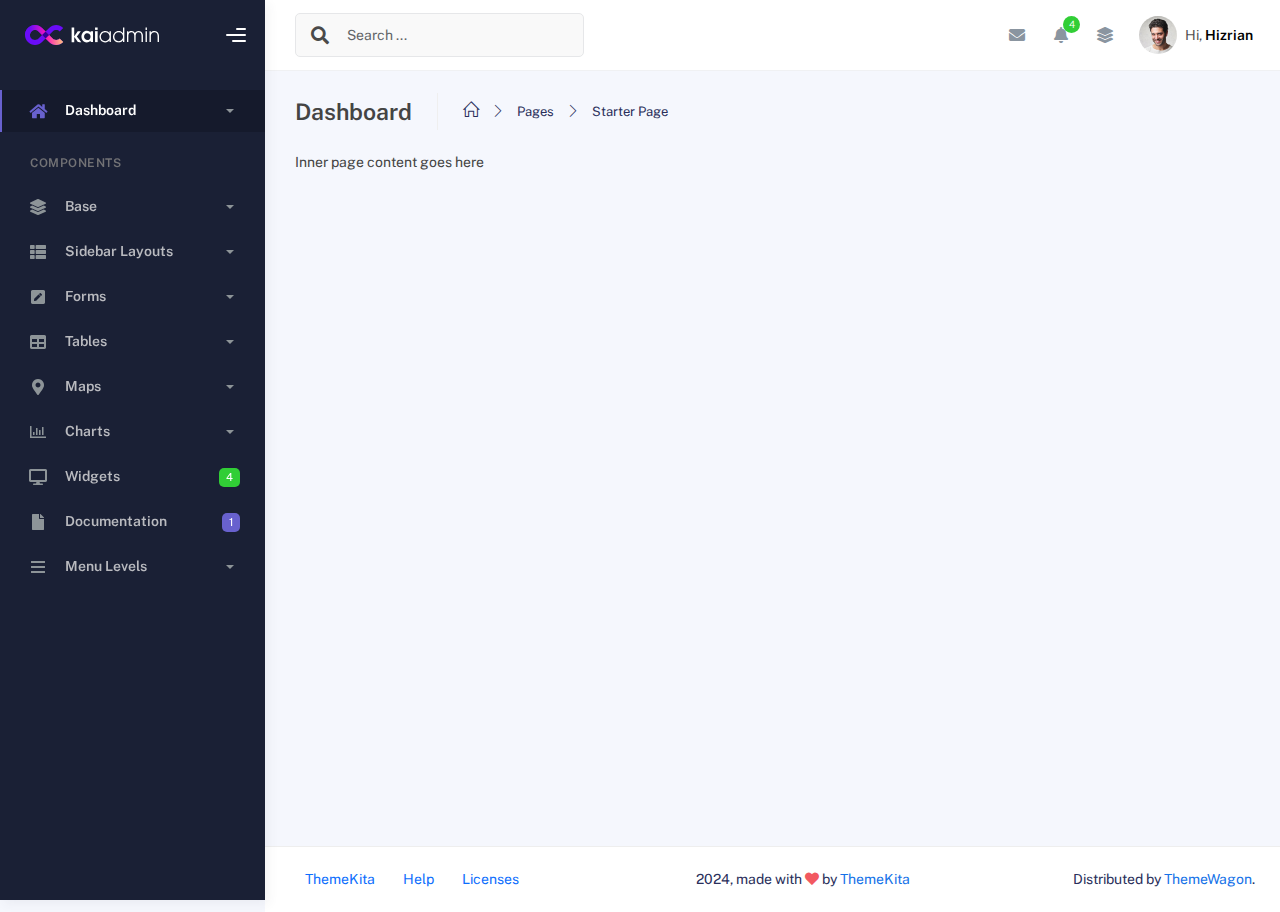
<file: Dashboard/starter-template.html>
<!DOCTYPE html>
<html lang="en">
  <head>
    <meta http-equiv="X-UA-Compatible" content="IE=edge" />
    <title>Kaiadmin - Bootstrap 5 Admin Dashboard</title>
    <meta
      content="width=device-width, initial-scale=1.0, shrink-to-fit=no"
      name="viewport"
    />
    <link
      rel="icon"
      href="assets/img/kaiadmin/favicon.ico"
      type="image/x-icon"
    />

    <!-- Fonts and icons -->
    <script src="assets/js/plugin/webfont/webfont.min.js"></script>
    <script>
      WebFont.load({
        google: { families: ["Public Sans:300,400,500,600,700"] },
        custom: {
          families: [
            "Font Awesome 5 Solid",
            "Font Awesome 5 Regular",
            "Font Awesome 5 Brands",
            "simple-line-icons",
          ],
          urls: ["assets/css/fonts.min.css"],
        },
        active: function () {
          sessionStorage.fonts = true;
        },
      });
    </script>

    <!-- CSS Files -->
    <link rel="stylesheet" href="assets/css/bootstrap.min.css" />
    <link rel="stylesheet" href="assets/css/plugins.min.css" />
    <link rel="stylesheet" href="assets/css/kaiadmin.min.css" />

    <!-- CSS Just for demo purpose, don't include it in your project -->
    <link rel="stylesheet" href="assets/css/demo.css" />
  </head>
  <body>
    <div class="wrapper">
      <!-- Sidebar -->
      <div class="sidebar" data-background-color="dark">
        <div class="sidebar-logo">
          <!-- Logo Header -->
          <div class="logo-header" data-background-color="dark">
            <a href="index.html" class="logo">
              <img
                src="assets/img/kaiadmin/logo_light.svg"
                alt="navbar brand"
                class="navbar-brand"
                height="20"
              />
            </a>
            <div class="nav-toggle">
              <button class="btn btn-toggle toggle-sidebar">
                <i class="gg-menu-right"></i>
              </button>
              <button class="btn btn-toggle sidenav-toggler">
                <i class="gg-menu-left"></i>
              </button>
            </div>
            <button class="topbar-toggler more">
              <i class="gg-more-vertical-alt"></i>
            </button>
          </div>
          <!-- End Logo Header -->
        </div>
        <div class="sidebar-wrapper scrollbar scrollbar-inner">
          <div class="sidebar-content">
            <ul class="nav nav-secondary">
              <li class="nav-item active">
                <a
                  data-bs-toggle="collapse"
                  href="#dashboard"
                  class="collapsed"
                  aria-expanded="false"
                >
                  <i class="fas fa-home"></i>
                  <p>Dashboard</p>
                  <span class="caret"></span>
                </a>
                <div class="collapse" id="dashboard">
                  <ul class="nav nav-collapse">
                    <li>
                      <a href="../demo1/index.html">
                        <span class="sub-item">Dashboard 1</span>
                      </a>
                    </li>
                  </ul>
                </div>
              </li>
              <li class="nav-section">
                <span class="sidebar-mini-icon">
                  <i class="fa fa-ellipsis-h"></i>
                </span>
                <h4 class="text-section">Components</h4>
              </li>
              <li class="nav-item">
                <a data-bs-toggle="collapse" href="#base">
                  <i class="fas fa-layer-group"></i>
                  <p>Base</p>
                  <span class="caret"></span>
                </a>
                <div class="collapse" id="base">
                  <ul class="nav nav-collapse">
                    <li>
                      <a href="components/avatars.html">
                        <span class="sub-item">Avatars</span>
                      </a>
                    </li>
                    <li>
                      <a href="components/buttons.html">
                        <span class="sub-item">Buttons</span>
                      </a>
                    </li>
                    <li>
                      <a href="components/gridsystem.html">
                        <span class="sub-item">Grid System</span>
                      </a>
                    </li>
                    <li>
                      <a href="components/panels.html">
                        <span class="sub-item">Panels</span>
                      </a>
                    </li>
                    <li>
                      <a href="components/notifications.html">
                        <span class="sub-item">Notifications</span>
                      </a>
                    </li>
                    <li>
                      <a href="components/sweetalert.html">
                        <span class="sub-item">Sweet Alert</span>
                      </a>
                    </li>
                    <li>
                      <a href="components/font-awesome-icons.html">
                        <span class="sub-item">Font Awesome Icons</span>
                      </a>
                    </li>
                    <li>
                      <a href="components/simple-line-icons.html">
                        <span class="sub-item">Simple Line Icons</span>
                      </a>
                    </li>
                    <li>
                      <a href="components/typography.html">
                        <span class="sub-item">Typography</span>
                      </a>
                    </li>
                  </ul>
                </div>
              </li>
              <li class="nav-item">
                <a data-bs-toggle="collapse" href="#sidebarLayouts">
                  <i class="fas fa-th-list"></i>
                  <p>Sidebar Layouts</p>
                  <span class="caret"></span>
                </a>
                <div class="collapse" id="sidebarLayouts">
                  <ul class="nav nav-collapse">
                    <li>
                      <a href="sidebar-style-2.html">
                        <span class="sub-item">Sidebar Style 2</span>
                      </a>
                    </li>
                    <li>
                      <a href="icon-menu.html">
                        <span class="sub-item">Icon Menu</span>
                      </a>
                    </li>
                  </ul>
                </div>
              </li>
              <li class="nav-item">
                <a data-bs-toggle="collapse" href="#forms">
                  <i class="fas fa-pen-square"></i>
                  <p>Forms</p>
                  <span class="caret"></span>
                </a>
                <div class="collapse" id="forms">
                  <ul class="nav nav-collapse">
                    <li>
                      <a href="forms/forms.html">
                        <span class="sub-item">Basic Form</span>
                      </a>
                    </li>
                  </ul>
                </div>
              </li>
              <li class="nav-item">
                <a data-bs-toggle="collapse" href="#tables">
                  <i class="fas fa-table"></i>
                  <p>Tables</p>
                  <span class="caret"></span>
                </a>
                <div class="collapse" id="tables">
                  <ul class="nav nav-collapse">
                    <li>
                      <a href="tables/tables.html">
                        <span class="sub-item">Basic Table</span>
                      </a>
                    </li>
                    <li>
                      <a href="tables/datatables.html">
                        <span class="sub-item">Datatables</span>
                      </a>
                    </li>
                  </ul>
                </div>
              </li>
              <li class="nav-item">
                <a data-bs-toggle="collapse" href="#maps">
                  <i class="fas fa-map-marker-alt"></i>
                  <p>Maps</p>
                  <span class="caret"></span>
                </a>
                <div class="collapse" id="maps">
                  <ul class="nav nav-collapse">
                    <li>
                      <a href="maps/googlemaps.html">
                        <span class="sub-item">Google Maps</span>
                      </a>
                    </li>
                    <li>
                      <a href="maps/jsvectormap.html">
                        <span class="sub-item">Jsvectormap</span>
                      </a>
                    </li>
                  </ul>
                </div>
              </li>
              <li class="nav-item">
                <a data-bs-toggle="collapse" href="#charts">
                  <i class="far fa-chart-bar"></i>
                  <p>Charts</p>
                  <span class="caret"></span>
                </a>
                <div class="collapse" id="charts">
                  <ul class="nav nav-collapse">
                    <li>
                      <a href="charts/charts.html">
                        <span class="sub-item">Chart Js</span>
                      </a>
                    </li>
                    <li>
                      <a href="charts/sparkline.html">
                        <span class="sub-item">Sparkline</span>
                      </a>
                    </li>
                  </ul>
                </div>
              </li>
              <li class="nav-item">
                <a href="widgets.html">
                  <i class="fas fa-desktop"></i>
                  <p>Widgets</p>
                  <span class="badge badge-success">4</span>
                </a>
              </li>
              <li class="nav-item">
                <a href="../../documentation/index.html">
                  <i class="fas fa-file"></i>
                  <p>Documentation</p>
                  <span class="badge badge-secondary">1</span>
                </a>
              </li>
              <li class="nav-item">
                <a data-bs-toggle="collapse" href="#submenu">
                  <i class="fas fa-bars"></i>
                  <p>Menu Levels</p>
                  <span class="caret"></span>
                </a>
                <div class="collapse" id="submenu">
                  <ul class="nav nav-collapse">
                    <li>
                      <a data-bs-toggle="collapse" href="#subnav1">
                        <span class="sub-item">Level 1</span>
                        <span class="caret"></span>
                      </a>
                      <div class="collapse" id="subnav1">
                        <ul class="nav nav-collapse subnav">
                          <li>
                            <a href="#">
                              <span class="sub-item">Level 2</span>
                            </a>
                          </li>
                          <li>
                            <a href="#">
                              <span class="sub-item">Level 2</span>
                            </a>
                          </li>
                        </ul>
                      </div>
                    </li>
                    <li>
                      <a data-bs-toggle="collapse" href="#subnav2">
                        <span class="sub-item">Level 1</span>
                        <span class="caret"></span>
                      </a>
                      <div class="collapse" id="subnav2">
                        <ul class="nav nav-collapse subnav">
                          <li>
                            <a href="#">
                              <span class="sub-item">Level 2</span>
                            </a>
                          </li>
                        </ul>
                      </div>
                    </li>
                    <li>
                      <a href="#">
                        <span class="sub-item">Level 1</span>
                      </a>
                    </li>
                  </ul>
                </div>
              </li>
            </ul>
          </div>
        </div>
      </div>
      <!-- End Sidebar -->

      <div class="main-panel">
        <div class="main-header">
          <div class="main-header-logo">
            <!-- Logo Header -->
            <div class="logo-header" data-background-color="dark">
              <a href="index.html" class="logo">
                <img
                  src="assets/img/kaiadmin/logo_light.svg"
                  alt="navbar brand"
                  class="navbar-brand"
                  height="20"
                />
              </a>
              <div class="nav-toggle">
                <button class="btn btn-toggle toggle-sidebar">
                  <i class="gg-menu-right"></i>
                </button>
                <button class="btn btn-toggle sidenav-toggler">
                  <i class="gg-menu-left"></i>
                </button>
              </div>
              <button class="topbar-toggler more">
                <i class="gg-more-vertical-alt"></i>
              </button>
            </div>
            <!-- End Logo Header -->
          </div>
          <!-- Navbar Header -->
          <nav
            class="navbar navbar-header navbar-header-transparent navbar-expand-lg border-bottom"
          >
            <div class="container-fluid">
              <nav
                class="navbar navbar-header-left navbar-expand-lg navbar-form nav-search p-0 d-none d-lg-flex"
              >
                <div class="input-group">
                  <div class="input-group-prepend">
                    <button type="submit" class="btn btn-search pe-1">
                      <i class="fa fa-search search-icon"></i>
                    </button>
                  </div>
                  <input
                    type="text"
                    placeholder="Search ..."
                    class="form-control"
                  />
                </div>
              </nav>

              <ul class="navbar-nav topbar-nav ms-md-auto align-items-center">
                <li
                  class="nav-item topbar-icon dropdown hidden-caret d-flex d-lg-none"
                >
                  <a
                    class="nav-link dropdown-toggle"
                    data-bs-toggle="dropdown"
                    href="#"
                    role="button"
                    aria-expanded="false"
                    aria-haspopup="true"
                  >
                    <i class="fa fa-search"></i>
                  </a>
                  <ul class="dropdown-menu dropdown-search animated fadeIn">
                    <form class="navbar-left navbar-form nav-search">
                      <div class="input-group">
                        <input
                          type="text"
                          placeholder="Search ..."
                          class="form-control"
                        />
                      </div>
                    </form>
                  </ul>
                </li>
                <li class="nav-item topbar-icon dropdown hidden-caret">
                  <a
                    class="nav-link dropdown-toggle"
                    href="#"
                    id="messageDropdown"
                    role="button"
                    data-bs-toggle="dropdown"
                    aria-haspopup="true"
                    aria-expanded="false"
                  >
                    <i class="fa fa-envelope"></i>
                  </a>
                  <ul
                    class="dropdown-menu messages-notif-box animated fadeIn"
                    aria-labelledby="messageDropdown"
                  >
                    <li>
                      <div
                        class="dropdown-title d-flex justify-content-between align-items-center"
                      >
                        Messages
                        <a href="#" class="small">Mark all as read</a>
                      </div>
                    </li>
                    <li>
                      <div class="message-notif-scroll scrollbar-outer">
                        <div class="notif-center">
                          <a href="#">
                            <div class="notif-img">
                              <img
                                src="assets/img/jm_denis.jpg"
                                alt="Img Profile"
                              />
                            </div>
                            <div class="notif-content">
                              <span class="subject">Jimmy Denis</span>
                              <span class="block"> How are you ? </span>
                              <span class="time">5 minutes ago</span>
                            </div>
                          </a>
                          <a href="#">
                            <div class="notif-img">
                              <img
                                src="assets/img/chadengle.jpg"
                                alt="Img Profile"
                              />
                            </div>
                            <div class="notif-content">
                              <span class="subject">Chad</span>
                              <span class="block"> Ok, Thanks ! </span>
                              <span class="time">12 minutes ago</span>
                            </div>
                          </a>
                          <a href="#">
                            <div class="notif-img">
                              <img
                                src="assets/img/mlane.jpg"
                                alt="Img Profile"
                              />
                            </div>
                            <div class="notif-content">
                              <span class="subject">Jhon Doe</span>
                              <span class="block">
                                Ready for the meeting today...
                              </span>
                              <span class="time">12 minutes ago</span>
                            </div>
                          </a>
                          <a href="#">
                            <div class="notif-img">
                              <img
                                src="assets/img/talha.jpg"
                                alt="Img Profile"
                              />
                            </div>
                            <div class="notif-content">
                              <span class="subject">Talha</span>
                              <span class="block"> Hi, Apa Kabar ? </span>
                              <span class="time">17 minutes ago</span>
                            </div>
                          </a>
                        </div>
                      </div>
                    </li>
                    <li>
                      <a class="see-all" href="javascript:void(0);"
                        >See all messages<i class="fa fa-angle-right"></i>
                      </a>
                    </li>
                  </ul>
                </li>
                <li class="nav-item topbar-icon dropdown hidden-caret">
                  <a
                    class="nav-link dropdown-toggle"
                    href="#"
                    id="notifDropdown"
                    role="button"
                    data-bs-toggle="dropdown"
                    aria-haspopup="true"
                    aria-expanded="false"
                  >
                    <i class="fa fa-bell"></i>
                    <span class="notification">4</span>
                  </a>
                  <ul
                    class="dropdown-menu notif-box animated fadeIn"
                    aria-labelledby="notifDropdown"
                  >
                    <li>
                      <div class="dropdown-title">
                        You have 4 new notification
                      </div>
                    </li>
                    <li>
                      <div class="notif-scroll scrollbar-outer">
                        <div class="notif-center">
                          <a href="#">
                            <div class="notif-icon notif-primary">
                              <i class="fa fa-user-plus"></i>
                            </div>
                            <div class="notif-content">
                              <span class="block"> New user registered </span>
                              <span class="time">5 minutes ago</span>
                            </div>
                          </a>
                          <a href="#">
                            <div class="notif-icon notif-success">
                              <i class="fa fa-comment"></i>
                            </div>
                            <div class="notif-content">
                              <span class="block">
                                Rahmad commented on Admin
                              </span>
                              <span class="time">12 minutes ago</span>
                            </div>
                          </a>
                          <a href="#">
                            <div class="notif-img">
                              <img
                                src="assets/img/profile2.jpg"
                                alt="Img Profile"
                              />
                            </div>
                            <div class="notif-content">
                              <span class="block">
                                Reza send messages to you
                              </span>
                              <span class="time">12 minutes ago</span>
                            </div>
                          </a>
                          <a href="#">
                            <div class="notif-icon notif-danger">
                              <i class="fa fa-heart"></i>
                            </div>
                            <div class="notif-content">
                              <span class="block"> Farrah liked Admin </span>
                              <span class="time">17 minutes ago</span>
                            </div>
                          </a>
                        </div>
                      </div>
                    </li>
                    <li>
                      <a class="see-all" href="javascript:void(0);"
                        >See all notifications<i class="fa fa-angle-right"></i>
                      </a>
                    </li>
                  </ul>
                </li>
                <li class="nav-item topbar-icon dropdown hidden-caret">
                  <a
                    class="nav-link"
                    data-bs-toggle="dropdown"
                    href="#"
                    aria-expanded="false"
                  >
                    <i class="fas fa-layer-group"></i>
                  </a>
                  <div class="dropdown-menu quick-actions animated fadeIn">
                    <div class="quick-actions-header">
                      <span class="title mb-1">Quick Actions</span>
                      <span class="subtitle op-7">Shortcuts</span>
                    </div>
                    <div class="quick-actions-scroll scrollbar-outer">
                      <div class="quick-actions-items">
                        <div class="row m-0">
                          <a class="col-6 col-md-4 p-0" href="#">
                            <div class="quick-actions-item">
                              <div class="avatar-item bg-danger rounded-circle">
                                <i class="far fa-calendar-alt"></i>
                              </div>
                              <span class="text">Calendar</span>
                            </div>
                          </a>
                          <a class="col-6 col-md-4 p-0" href="#">
                            <div class="quick-actions-item">
                              <div
                                class="avatar-item bg-warning rounded-circle"
                              >
                                <i class="fas fa-map"></i>
                              </div>
                              <span class="text">Maps</span>
                            </div>
                          </a>
                          <a class="col-6 col-md-4 p-0" href="#">
                            <div class="quick-actions-item">
                              <div class="avatar-item bg-info rounded-circle">
                                <i class="fas fa-file-excel"></i>
                              </div>
                              <span class="text">Reports</span>
                            </div>
                          </a>
                          <a class="col-6 col-md-4 p-0" href="#">
                            <div class="quick-actions-item">
                              <div
                                class="avatar-item bg-success rounded-circle"
                              >
                                <i class="fas fa-envelope"></i>
                              </div>
                              <span class="text">Emails</span>
                            </div>
                          </a>
                          <a class="col-6 col-md-4 p-0" href="#">
                            <div class="quick-actions-item">
                              <div
                                class="avatar-item bg-primary rounded-circle"
                              >
                                <i class="fas fa-file-invoice-dollar"></i>
                              </div>
                              <span class="text">Invoice</span>
                            </div>
                          </a>
                          <a class="col-6 col-md-4 p-0" href="#">
                            <div class="quick-actions-item">
                              <div
                                class="avatar-item bg-secondary rounded-circle"
                              >
                                <i class="fas fa-credit-card"></i>
                              </div>
                              <span class="text">Payments</span>
                            </div>
                          </a>
                        </div>
                      </div>
                    </div>
                  </div>
                </li>

                <li class="nav-item topbar-user dropdown hidden-caret">
                  <a
                    class="dropdown-toggle profile-pic"
                    data-bs-toggle="dropdown"
                    href="#"
                    aria-expanded="false"
                  >
                    <div class="avatar-sm">
                      <img
                        src="assets/img/profile.jpg"
                        alt="..."
                        class="avatar-img rounded-circle"
                      />
                    </div>
                    <span class="profile-username">
                      <span class="op-7">Hi,</span>
                      <span class="fw-bold">Hizrian</span>
                    </span>
                  </a>
                  <ul class="dropdown-menu dropdown-user animated fadeIn">
                    <div class="dropdown-user-scroll scrollbar-outer">
                      <li>
                        <div class="user-box">
                          <div class="avatar-lg">
                            <img
                              src="assets/img/profile.jpg"
                              alt="image profile"
                              class="avatar-img rounded"
                            />
                          </div>
                          <div class="u-text">
                            <h4>Hizrian</h4>
                            <p class="text-muted">hello@example.com</p>
                            <a
                              href="profile.html"
                              class="btn btn-xs btn-secondary btn-sm"
                              >View Profile</a
                            >
                          </div>
                        </div>
                      </li>
                      <li>
                        <div class="dropdown-divider"></div>
                        <a class="dropdown-item" href="#">My Profile</a>
                        <a class="dropdown-item" href="#">My Balance</a>
                        <a class="dropdown-item" href="#">Inbox</a>
                        <div class="dropdown-divider"></div>
                        <a class="dropdown-item" href="#">Account Setting</a>
                        <div class="dropdown-divider"></div>
                        <a class="dropdown-item" href="#">Logout</a>
                      </li>
                    </div>
                  </ul>
                </li>
              </ul>
            </div>
          </nav>
          <!-- End Navbar -->
        </div>

        <div class="container">
          <div class="page-inner">
            <div class="page-header">
              <h4 class="page-title">Dashboard</h4>
              <ul class="breadcrumbs">
                <li class="nav-home">
                  <a href="#">
                    <i class="icon-home"></i>
                  </a>
                </li>
                <li class="separator">
                  <i class="icon-arrow-right"></i>
                </li>
                <li class="nav-item">
                  <a href="#">Pages</a>
                </li>
                <li class="separator">
                  <i class="icon-arrow-right"></i>
                </li>
                <li class="nav-item">
                  <a href="#">Starter Page</a>
                </li>
              </ul>
            </div>
            <div class="page-category">Inner page content goes here</div>
          </div>
        </div>

        <footer class="footer">
          <div class="container-fluid d-flex justify-content-between">
            <nav class="pull-left">
              <ul class="nav">
                <li class="nav-item">
                  <a class="nav-link" href="http://www.themekita.com">
                    ThemeKita
                  </a>
                </li>
                <li class="nav-item">
                  <a class="nav-link" href="#"> Help </a>
                </li>
                <li class="nav-item">
                  <a class="nav-link" href="#"> Licenses </a>
                </li>
              </ul>
            </nav>
            <div class="copyright">
              2024, made with <i class="fa fa-heart heart text-danger"></i> by
              <a href="http://www.themekita.com">ThemeKita</a>
            </div>
            <div>
              Distributed by
              <a target="_blank" href="https://themewagon.com/">ThemeWagon</a>.
            </div>
          </div>
        </footer>
      </div>
    </div>
    <!--   Core JS Files   -->
    <script src="assets/js/core/jquery-3.7.1.min.js"></script>
    <script src="assets/js/core/popper.min.js"></script>
    <script src="assets/js/core/bootstrap.min.js"></script>

    <!-- jQuery Scrollbar -->
    <script src="assets/js/plugin/jquery-scrollbar/jquery.scrollbar.min.js"></script>

    <!-- Chart JS -->
    <script src="assets/js/plugin/chart.js/chart.min.js"></script>

    <!-- jQuery Sparkline -->
    <script src="assets/js/plugin/jquery.sparkline/jquery.sparkline.min.js"></script>

    <!-- Chart Circle -->
    <script src="assets/js/plugin/chart-circle/circles.min.js"></script>

    <!-- Datatables -->
    <script src="assets/js/plugin/datatables/datatables.min.js"></script>

    <!-- Bootstrap Notify -->
    <script src="assets/js/plugin/bootstrap-notify/bootstrap-notify.min.js"></script>

    <!-- jQuery Vector Maps -->
    <script src="assets/js/plugin/jsvectormap/jsvectormap.min.js"></script>
    <script src="assets/js/plugin/jsvectormap/world.js"></script>

    <!-- Google Maps Plugin -->
    <script src="assets/js/plugin/gmaps/gmaps.js"></script>

    <!-- Sweet Alert -->
    <script src="assets/js/plugin/sweetalert/sweetalert.min.js"></script>

    <!-- Kaiadmin JS -->
    <script src="assets/js/kaiadmin.min.js"></script>
  </body>
</html>
</file>
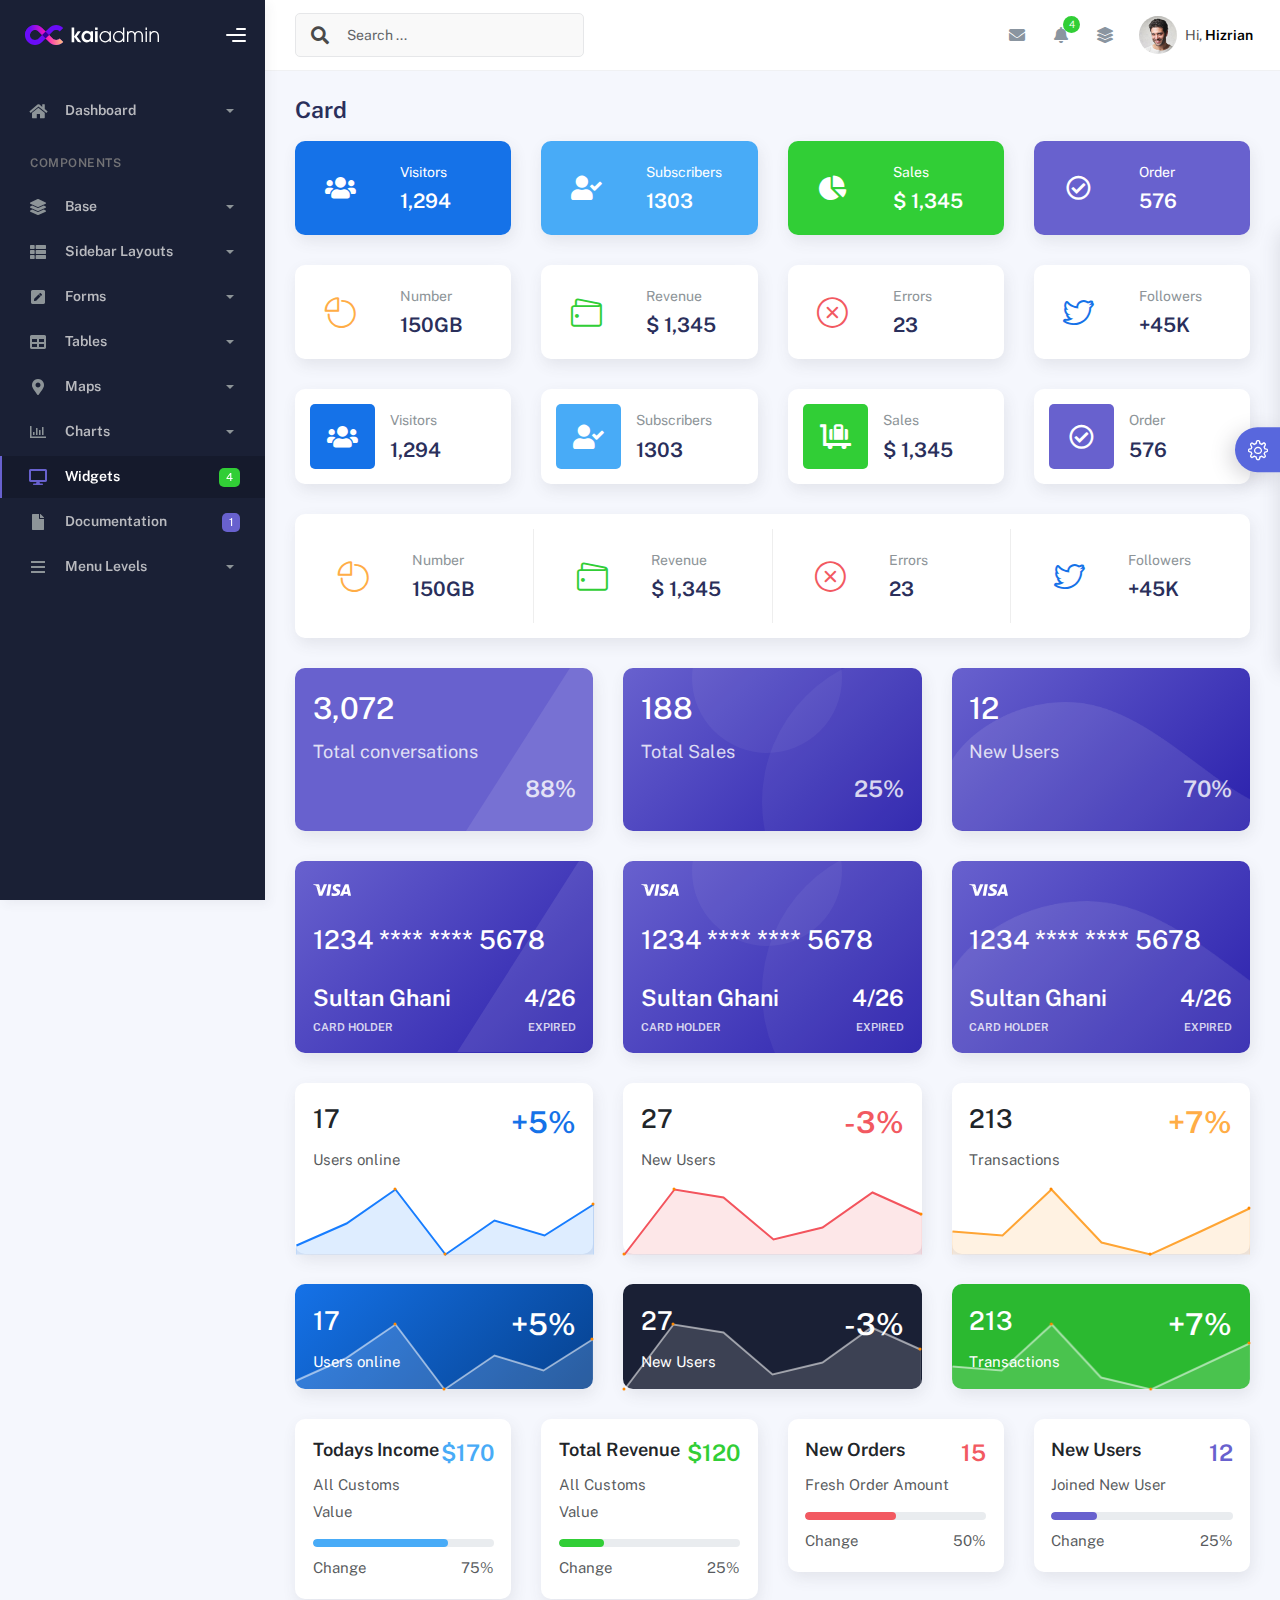
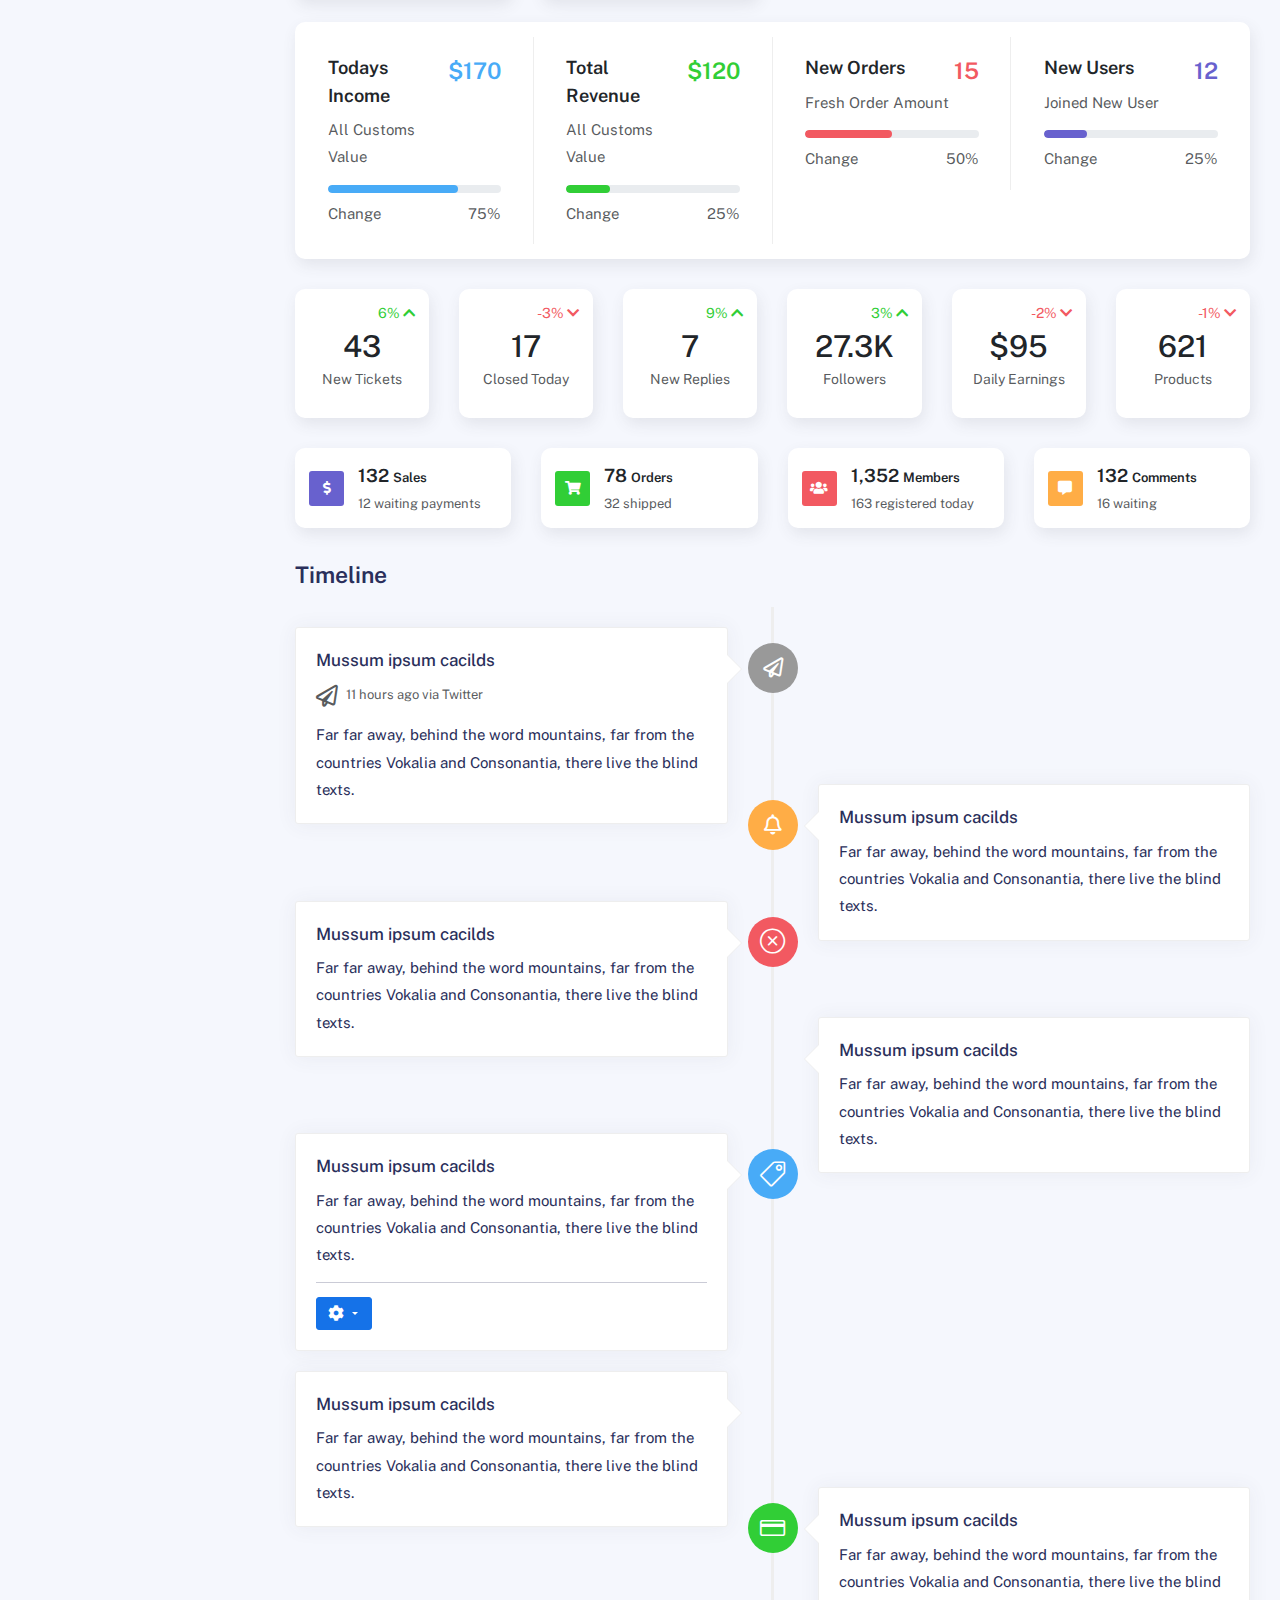
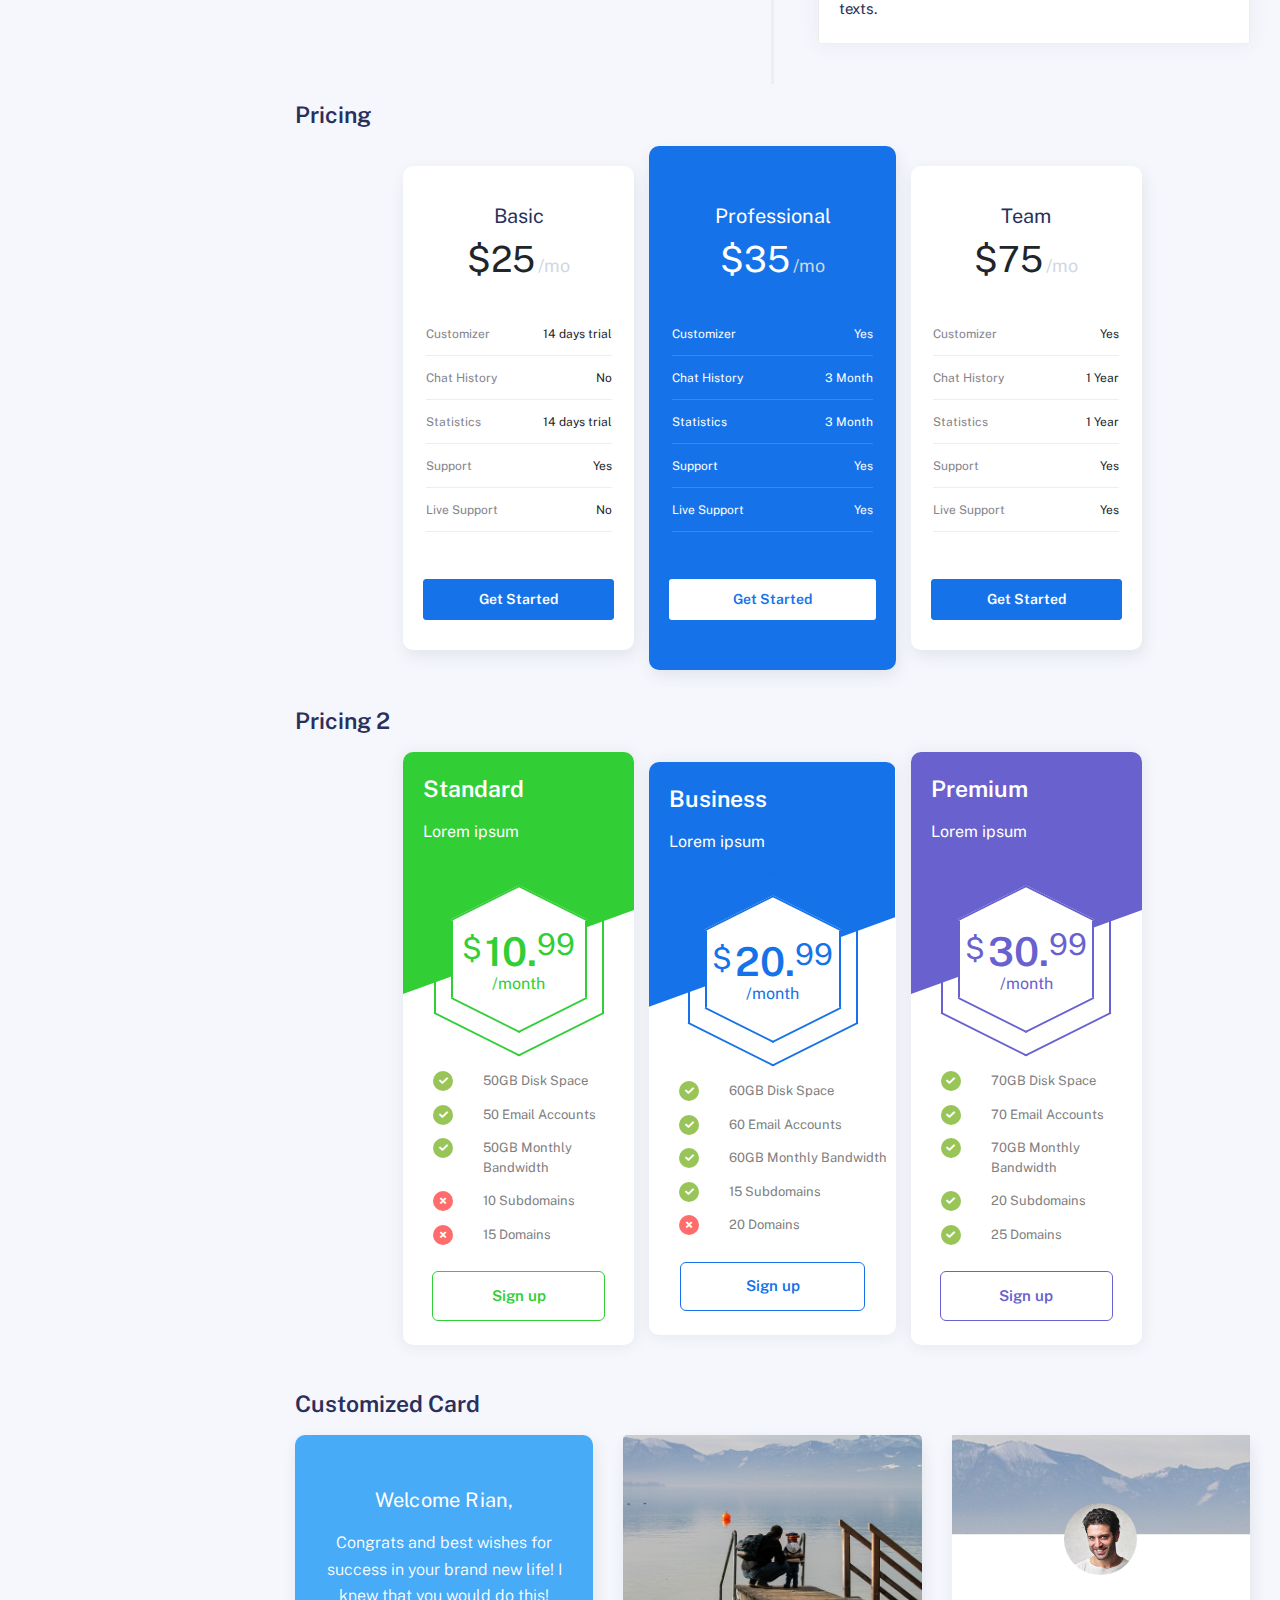
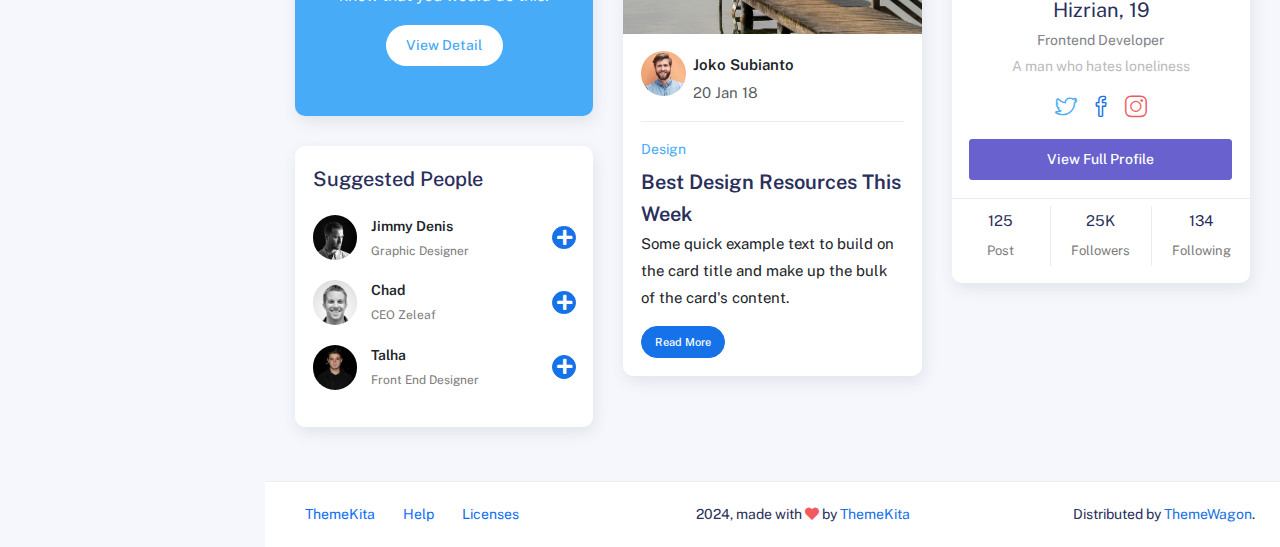
<file: Dashboard/widgets.html>
<!DOCTYPE html>
<html lang="en">
  <head>
    <meta http-equiv="X-UA-Compatible" content="IE=edge" />
    <title>Widgets - Kaiadmin Bootstrap 5 Admin Dashboard</title>
    <meta
      content="width=device-width, initial-scale=1.0, shrink-to-fit=no"
      name="viewport"
    />
    <link
      rel="icon"
      href="assets/img/kaiadmin/favicon.ico"
      type="image/x-icon"
    />

    <!-- Fonts and icons -->
    <script src="assets/js/plugin/webfont/webfont.min.js"></script>
    <script>
      WebFont.load({
        google: { families: ["Public Sans:300,400,500,600,700"] },
        custom: {
          families: [
            "Font Awesome 5 Solid",
            "Font Awesome 5 Regular",
            "Font Awesome 5 Brands",
            "simple-line-icons",
          ],
          urls: ["assets/css/fonts.min.css"],
        },
        active: function () {
          sessionStorage.fonts = true;
        },
      });
    </script>

    <!-- CSS Files -->
    <link rel="stylesheet" href="assets/css/bootstrap.min.css" />
    <link rel="stylesheet" href="assets/css/plugins.min.css" />
    <link rel="stylesheet" href="assets/css/kaiadmin.min.css" />

    <!-- CSS Just for demo purpose, don't include it in your project -->
    <link rel="stylesheet" href="assets/css/demo.css" />
  </head>
  <body>
    <div class="wrapper">
      <!-- Sidebar -->
      <div class="sidebar" data-background-color="dark">
        <div class="sidebar-logo">
          <!-- Logo Header -->
          <div class="logo-header" data-background-color="dark">
            <a href="index.html" class="logo">
              <img
                src="assets/img/kaiadmin/logo_light.svg"
                alt="navbar brand"
                class="navbar-brand"
                height="20"
              />
            </a>
            <div class="nav-toggle">
              <button class="btn btn-toggle toggle-sidebar">
                <i class="gg-menu-right"></i>
              </button>
              <button class="btn btn-toggle sidenav-toggler">
                <i class="gg-menu-left"></i>
              </button>
            </div>
            <button class="topbar-toggler more">
              <i class="gg-more-vertical-alt"></i>
            </button>
          </div>
          <!-- End Logo Header -->
        </div>
        <div class="sidebar-wrapper scrollbar scrollbar-inner">
          <div class="sidebar-content">
            <ul class="nav nav-secondary">
              <li class="nav-item">
                <a
                  data-bs-toggle="collapse"
                  href="#dashboard"
                  class="collapsed"
                  aria-expanded="false"
                >
                  <i class="fas fa-home"></i>
                  <p>Dashboard</p>
                  <span class="caret"></span>
                </a>
                <div class="collapse" id="dashboard">
                  <ul class="nav nav-collapse">
                    <li>
                      <a href="../demo1/index.html">
                        <span class="sub-item">Dashboard 1</span>
                      </a>
                    </li>
                  </ul>
                </div>
              </li>
              <li class="nav-section">
                <span class="sidebar-mini-icon">
                  <i class="fa fa-ellipsis-h"></i>
                </span>
                <h4 class="text-section">Components</h4>
              </li>
              <li class="nav-item">
                <a data-bs-toggle="collapse" href="#base">
                  <i class="fas fa-layer-group"></i>
                  <p>Base</p>
                  <span class="caret"></span>
                </a>
                <div class="collapse" id="base">
                  <ul class="nav nav-collapse">
                    <li>
                      <a href="components/avatars.html">
                        <span class="sub-item">Avatars</span>
                      </a>
                    </li>
                    <li>
                      <a href="components/buttons.html">
                        <span class="sub-item">Buttons</span>
                      </a>
                    </li>
                    <li>
                      <a href="components/gridsystem.html">
                        <span class="sub-item">Grid System</span>
                      </a>
                    </li>
                    <li>
                      <a href="components/panels.html">
                        <span class="sub-item">Panels</span>
                      </a>
                    </li>
                    <li>
                      <a href="components/notifications.html">
                        <span class="sub-item">Notifications</span>
                      </a>
                    </li>
                    <li>
                      <a href="components/sweetalert.html">
                        <span class="sub-item">Sweet Alert</span>
                      </a>
                    </li>
                    <li>
                      <a href="components/font-awesome-icons.html">
                        <span class="sub-item">Font Awesome Icons</span>
                      </a>
                    </li>
                    <li>
                      <a href="components/simple-line-icons.html">
                        <span class="sub-item">Simple Line Icons</span>
                      </a>
                    </li>
                    <li>
                      <a href="components/typography.html">
                        <span class="sub-item">Typography</span>
                      </a>
                    </li>
                  </ul>
                </div>
              </li>
              <li class="nav-item">
                <a data-bs-toggle="collapse" href="#sidebarLayouts">
                  <i class="fas fa-th-list"></i>
                  <p>Sidebar Layouts</p>
                  <span class="caret"></span>
                </a>
                <div class="collapse" id="sidebarLayouts">
                  <ul class="nav nav-collapse">
                    <li>
                      <a href="sidebar-style-2.html">
                        <span class="sub-item">Sidebar Style 2</span>
                      </a>
                    </li>
                    <li>
                      <a href="icon-menu.html">
                        <span class="sub-item">Icon Menu</span>
                      </a>
                    </li>
                  </ul>
                </div>
              </li>
              <li class="nav-item">
                <a data-bs-toggle="collapse" href="#forms">
                  <i class="fas fa-pen-square"></i>
                  <p>Forms</p>
                  <span class="caret"></span>
                </a>
                <div class="collapse" id="forms">
                  <ul class="nav nav-collapse">
                    <li>
                      <a href="forms/forms.html">
                        <span class="sub-item">Basic Form</span>
                      </a>
                    </li>
                  </ul>
                </div>
              </li>
              <li class="nav-item">
                <a data-bs-toggle="collapse" href="#tables">
                  <i class="fas fa-table"></i>
                  <p>Tables</p>
                  <span class="caret"></span>
                </a>
                <div class="collapse" id="tables">
                  <ul class="nav nav-collapse">
                    <li>
                      <a href="tables/tables.html">
                        <span class="sub-item">Basic Table</span>
                      </a>
                    </li>
                    <li>
                      <a href="tables/datatables.html">
                        <span class="sub-item">Datatables</span>
                      </a>
                    </li>
                  </ul>
                </div>
              </li>
              <li class="nav-item">
                <a data-bs-toggle="collapse" href="#maps">
                  <i class="fas fa-map-marker-alt"></i>
                  <p>Maps</p>
                  <span class="caret"></span>
                </a>
                <div class="collapse" id="maps">
                  <ul class="nav nav-collapse">
                    <li>
                      <a href="maps/googlemaps.html">
                        <span class="sub-item">Google Maps</span>
                      </a>
                    </li>
                    <li>
                      <a href="maps/jsvectormap.html">
                        <span class="sub-item">Jsvectormap</span>
                      </a>
                    </li>
                  </ul>
                </div>
              </li>
              <li class="nav-item">
                <a data-bs-toggle="collapse" href="#charts">
                  <i class="far fa-chart-bar"></i>
                  <p>Charts</p>
                  <span class="caret"></span>
                </a>
                <div class="collapse" id="charts">
                  <ul class="nav nav-collapse">
                    <li>
                      <a href="charts/charts.html">
                        <span class="sub-item">Chart Js</span>
                      </a>
                    </li>
                    <li>
                      <a href="charts/sparkline.html">
                        <span class="sub-item">Sparkline</span>
                      </a>
                    </li>
                  </ul>
                </div>
              </li>
              <li class="nav-item active">
                <a href="widgets.html">
                  <i class="fas fa-desktop"></i>
                  <p>Widgets</p>
                  <span class="badge badge-success">4</span>
                </a>
              </li>
              <li class="nav-item">
                <a href="../../documentation/index.html">
                  <i class="fas fa-file"></i>
                  <p>Documentation</p>
                  <span class="badge badge-secondary">1</span>
                </a>
              </li>
              <li class="nav-item">
                <a data-bs-toggle="collapse" href="#submenu">
                  <i class="fas fa-bars"></i>
                  <p>Menu Levels</p>
                  <span class="caret"></span>
                </a>
                <div class="collapse" id="submenu">
                  <ul class="nav nav-collapse">
                    <li>
                      <a data-bs-toggle="collapse" href="#subnav1">
                        <span class="sub-item">Level 1</span>
                        <span class="caret"></span>
                      </a>
                      <div class="collapse" id="subnav1">
                        <ul class="nav nav-collapse subnav">
                          <li>
                            <a href="#">
                              <span class="sub-item">Level 2</span>
                            </a>
                          </li>
                          <li>
                            <a href="#">
                              <span class="sub-item">Level 2</span>
                            </a>
                          </li>
                        </ul>
                      </div>
                    </li>
                    <li>
                      <a data-bs-toggle="collapse" href="#subnav2">
                        <span class="sub-item">Level 1</span>
                        <span class="caret"></span>
                      </a>
                      <div class="collapse" id="subnav2">
                        <ul class="nav nav-collapse subnav">
                          <li>
                            <a href="#">
                              <span class="sub-item">Level 2</span>
                            </a>
                          </li>
                        </ul>
                      </div>
                    </li>
                    <li>
                      <a href="#">
                        <span class="sub-item">Level 1</span>
                      </a>
                    </li>
                  </ul>
                </div>
              </li>
            </ul>
          </div>
        </div>
      </div>
      <!-- End Sidebar -->

      <div class="main-panel">
        <div class="main-header">
          <div class="main-header-logo">
            <!-- Logo Header -->
            <div class="logo-header" data-background-color="dark">
              <a href="index.html" class="logo">
                <img
                  src="assets/img/kaiadmin/logo_light.svg"
                  alt="navbar brand"
                  class="navbar-brand"
                  height="20"
                />
              </a>
              <div class="nav-toggle">
                <button class="btn btn-toggle toggle-sidebar">
                  <i class="gg-menu-right"></i>
                </button>
                <button class="btn btn-toggle sidenav-toggler">
                  <i class="gg-menu-left"></i>
                </button>
              </div>
              <button class="topbar-toggler more">
                <i class="gg-more-vertical-alt"></i>
              </button>
            </div>
            <!-- End Logo Header -->
          </div>
          <!-- Navbar Header -->
          <nav
            class="navbar navbar-header navbar-header-transparent navbar-expand-lg border-bottom"
          >
            <div class="container-fluid">
              <nav
                class="navbar navbar-header-left navbar-expand-lg navbar-form nav-search p-0 d-none d-lg-flex"
              >
                <div class="input-group">
                  <div class="input-group-prepend">
                    <button type="submit" class="btn btn-search pe-1">
                      <i class="fa fa-search search-icon"></i>
                    </button>
                  </div>
                  <input
                    type="text"
                    placeholder="Search ..."
                    class="form-control"
                  />
                </div>
              </nav>

              <ul class="navbar-nav topbar-nav ms-md-auto align-items-center">
                <li
                  class="nav-item topbar-icon dropdown hidden-caret d-flex d-lg-none"
                >
                  <a
                    class="nav-link dropdown-toggle"
                    data-bs-toggle="dropdown"
                    href="#"
                    role="button"
                    aria-expanded="false"
                    aria-haspopup="true"
                  >
                    <i class="fa fa-search"></i>
                  </a>
                  <ul class="dropdown-menu dropdown-search animated fadeIn">
                    <form class="navbar-left navbar-form nav-search">
                      <div class="input-group">
                        <input
                          type="text"
                          placeholder="Search ..."
                          class="form-control"
                        />
                      </div>
                    </form>
                  </ul>
                </li>
                <li class="nav-item topbar-icon dropdown hidden-caret">
                  <a
                    class="nav-link dropdown-toggle"
                    href="#"
                    id="messageDropdown"
                    role="button"
                    data-bs-toggle="dropdown"
                    aria-haspopup="true"
                    aria-expanded="false"
                  >
                    <i class="fa fa-envelope"></i>
                  </a>
                  <ul
                    class="dropdown-menu messages-notif-box animated fadeIn"
                    aria-labelledby="messageDropdown"
                  >
                    <li>
                      <div
                        class="dropdown-title d-flex justify-content-between align-items-center"
                      >
                        Messages
                        <a href="#" class="small">Mark all as read</a>
                      </div>
                    </li>
                    <li>
                      <div class="message-notif-scroll scrollbar-outer">
                        <div class="notif-center">
                          <a href="#">
                            <div class="notif-img">
                              <img
                                src="assets/img/jm_denis.jpg"
                                alt="Img Profile"
                              />
                            </div>
                            <div class="notif-content">
                              <span class="subject">Jimmy Denis</span>
                              <span class="block"> How are you ? </span>
                              <span class="time">5 minutes ago</span>
                            </div>
                          </a>
                          <a href="#">
                            <div class="notif-img">
                              <img
                                src="assets/img/chadengle.jpg"
                                alt="Img Profile"
                              />
                            </div>
                            <div class="notif-content">
                              <span class="subject">Chad</span>
                              <span class="block"> Ok, Thanks ! </span>
                              <span class="time">12 minutes ago</span>
                            </div>
                          </a>
                          <a href="#">
                            <div class="notif-img">
                              <img
                                src="assets/img/mlane.jpg"
                                alt="Img Profile"
                              />
                            </div>
                            <div class="notif-content">
                              <span class="subject">Jhon Doe</span>
                              <span class="block">
                                Ready for the meeting today...
                              </span>
                              <span class="time">12 minutes ago</span>
                            </div>
                          </a>
                          <a href="#">
                            <div class="notif-img">
                              <img
                                src="assets/img/talha.jpg"
                                alt="Img Profile"
                              />
                            </div>
                            <div class="notif-content">
                              <span class="subject">Talha</span>
                              <span class="block"> Hi, Apa Kabar ? </span>
                              <span class="time">17 minutes ago</span>
                            </div>
                          </a>
                        </div>
                      </div>
                    </li>
                    <li>
                      <a class="see-all" href="javascript:void(0);"
                        >See all messages<i class="fa fa-angle-right"></i>
                      </a>
                    </li>
                  </ul>
                </li>
                <li class="nav-item topbar-icon dropdown hidden-caret">
                  <a
                    class="nav-link dropdown-toggle"
                    href="#"
                    id="notifDropdown"
                    role="button"
                    data-bs-toggle="dropdown"
                    aria-haspopup="true"
                    aria-expanded="false"
                  >
                    <i class="fa fa-bell"></i>
                    <span class="notification">4</span>
                  </a>
                  <ul
                    class="dropdown-menu notif-box animated fadeIn"
                    aria-labelledby="notifDropdown"
                  >
                    <li>
                      <div class="dropdown-title">
                        You have 4 new notification
                      </div>
                    </li>
                    <li>
                      <div class="notif-scroll scrollbar-outer">
                        <div class="notif-center">
                          <a href="#">
                            <div class="notif-icon notif-primary">
                              <i class="fa fa-user-plus"></i>
                            </div>
                            <div class="notif-content">
                              <span class="block"> New user registered </span>
                              <span class="time">5 minutes ago</span>
                            </div>
                          </a>
                          <a href="#">
                            <div class="notif-icon notif-success">
                              <i class="fa fa-comment"></i>
                            </div>
                            <div class="notif-content">
                              <span class="block">
                                Rahmad commented on Admin
                              </span>
                              <span class="time">12 minutes ago</span>
                            </div>
                          </a>
                          <a href="#">
                            <div class="notif-img">
                              <img
                                src="assets/img/profile2.jpg"
                                alt="Img Profile"
                              />
                            </div>
                            <div class="notif-content">
                              <span class="block">
                                Reza send messages to you
                              </span>
                              <span class="time">12 minutes ago</span>
                            </div>
                          </a>
                          <a href="#">
                            <div class="notif-icon notif-danger">
                              <i class="fa fa-heart"></i>
                            </div>
                            <div class="notif-content">
                              <span class="block"> Farrah liked Admin </span>
                              <span class="time">17 minutes ago</span>
                            </div>
                          </a>
                        </div>
                      </div>
                    </li>
                    <li>
                      <a class="see-all" href="javascript:void(0);"
                        >See all notifications<i class="fa fa-angle-right"></i>
                      </a>
                    </li>
                  </ul>
                </li>
                <li class="nav-item topbar-icon dropdown hidden-caret">
                  <a
                    class="nav-link"
                    data-bs-toggle="dropdown"
                    href="#"
                    aria-expanded="false"
                  >
                    <i class="fas fa-layer-group"></i>
                  </a>
                  <div class="dropdown-menu quick-actions animated fadeIn">
                    <div class="quick-actions-header">
                      <span class="title mb-1">Quick Actions</span>
                      <span class="subtitle op-7">Shortcuts</span>
                    </div>
                    <div class="quick-actions-scroll scrollbar-outer">
                      <div class="quick-actions-items">
                        <div class="row m-0">
                          <a class="col-6 col-md-4 p-0" href="#">
                            <div class="quick-actions-item">
                              <div class="avatar-item bg-danger rounded-circle">
                                <i class="far fa-calendar-alt"></i>
                              </div>
                              <span class="text">Calendar</span>
                            </div>
                          </a>
                          <a class="col-6 col-md-4 p-0" href="#">
                            <div class="quick-actions-item">
                              <div
                                class="avatar-item bg-warning rounded-circle"
                              >
                                <i class="fas fa-map"></i>
                              </div>
                              <span class="text">Maps</span>
                            </div>
                          </a>
                          <a class="col-6 col-md-4 p-0" href="#">
                            <div class="quick-actions-item">
                              <div class="avatar-item bg-info rounded-circle">
                                <i class="fas fa-file-excel"></i>
                              </div>
                              <span class="text">Reports</span>
                            </div>
                          </a>
                          <a class="col-6 col-md-4 p-0" href="#">
                            <div class="quick-actions-item">
                              <div
                                class="avatar-item bg-success rounded-circle"
                              >
                                <i class="fas fa-envelope"></i>
                              </div>
                              <span class="text">Emails</span>
                            </div>
                          </a>
                          <a class="col-6 col-md-4 p-0" href="#">
                            <div class="quick-actions-item">
                              <div
                                class="avatar-item bg-primary rounded-circle"
                              >
                                <i class="fas fa-file-invoice-dollar"></i>
                              </div>
                              <span class="text">Invoice</span>
                            </div>
                          </a>
                          <a class="col-6 col-md-4 p-0" href="#">
                            <div class="quick-actions-item">
                              <div
                                class="avatar-item bg-secondary rounded-circle"
                              >
                                <i class="fas fa-credit-card"></i>
                              </div>
                              <span class="text">Payments</span>
                            </div>
                          </a>
                        </div>
                      </div>
                    </div>
                  </div>
                </li>

                <li class="nav-item topbar-user dropdown hidden-caret">
                  <a
                    class="dropdown-toggle profile-pic"
                    data-bs-toggle="dropdown"
                    href="#"
                    aria-expanded="false"
                  >
                    <div class="avatar-sm">
                      <img
                        src="assets/img/profile.jpg"
                        alt="..."
                        class="avatar-img rounded-circle"
                      />
                    </div>
                    <span class="profile-username">
                      <span class="op-7">Hi,</span>
                      <span class="fw-bold">Hizrian</span>
                    </span>
                  </a>
                  <ul class="dropdown-menu dropdown-user animated fadeIn">
                    <div class="dropdown-user-scroll scrollbar-outer">
                      <li>
                        <div class="user-box">
                          <div class="avatar-lg">
                            <img
                              src="assets/img/profile.jpg"
                              alt="image profile"
                              class="avatar-img rounded"
                            />
                          </div>
                          <div class="u-text">
                            <h4>Hizrian</h4>
                            <p class="text-muted">hello@example.com</p>
                            <a
                              href="profile.html"
                              class="btn btn-xs btn-secondary btn-sm"
                              >View Profile</a
                            >
                          </div>
                        </div>
                      </li>
                      <li>
                        <div class="dropdown-divider"></div>
                        <a class="dropdown-item" href="#">My Profile</a>
                        <a class="dropdown-item" href="#">My Balance</a>
                        <a class="dropdown-item" href="#">Inbox</a>
                        <div class="dropdown-divider"></div>
                        <a class="dropdown-item" href="#">Account Setting</a>
                        <div class="dropdown-divider"></div>
                        <a class="dropdown-item" href="#">Logout</a>
                      </li>
                    </div>
                  </ul>
                </li>
              </ul>
            </div>
          </nav>
          <!-- End Navbar -->
        </div>

        <div class="container">
          <div class="page-inner">
            <!-- Card -->
            <h3 class="fw-bold mb-3">Card</h3>
            <div class="row">
              <div class="col-sm-6 col-md-3">
                <div class="card card-stats card-primary card-round">
                  <div class="card-body">
                    <div class="row">
                      <div class="col-5">
                        <div class="icon-big text-center">
                          <i class="fas fa-users"></i>
                        </div>
                      </div>
                      <div class="col-7 col-stats">
                        <div class="numbers">
                          <p class="card-category">Visitors</p>
                          <h4 class="card-title">1,294</h4>
                        </div>
                      </div>
                    </div>
                  </div>
                </div>
              </div>
              <div class="col-sm-6 col-md-3">
                <div class="card card-stats card-info card-round">
                  <div class="card-body">
                    <div class="row">
                      <div class="col-5">
                        <div class="icon-big text-center">
                          <i class="fas fa-user-check"></i>
                        </div>
                      </div>
                      <div class="col-7 col-stats">
                        <div class="numbers">
                          <p class="card-category">Subscribers</p>
                          <h4 class="card-title">1303</h4>
                        </div>
                      </div>
                    </div>
                  </div>
                </div>
              </div>
              <div class="col-sm-6 col-md-3">
                <div class="card card-stats card-success card-round">
                  <div class="card-body">
                    <div class="row">
                      <div class="col-5">
                        <div class="icon-big text-center">
                          <i class="fas fa-chart-pie"></i>
                        </div>
                      </div>
                      <div class="col-7 col-stats">
                        <div class="numbers">
                          <p class="card-category">Sales</p>
                          <h4 class="card-title">$ 1,345</h4>
                        </div>
                      </div>
                    </div>
                  </div>
                </div>
              </div>
              <div class="col-sm-6 col-md-3">
                <div class="card card-stats card-secondary card-round">
                  <div class="card-body">
                    <div class="row">
                      <div class="col-5">
                        <div class="icon-big text-center">
                          <i class="far fa-check-circle"></i>
                        </div>
                      </div>
                      <div class="col-7 col-stats">
                        <div class="numbers">
                          <p class="card-category">Order</p>
                          <h4 class="card-title">576</h4>
                        </div>
                      </div>
                    </div>
                  </div>
                </div>
              </div>
            </div>
            <!-- Card With Icon States Color -->
            <div class="row">
              <div class="col-sm-6 col-md-3">
                <div class="card card-stats card-round">
                  <div class="card-body">
                    <div class="row">
                      <div class="col-5">
                        <div class="icon-big text-center">
                          <i class="icon-pie-chart text-warning"></i>
                        </div>
                      </div>
                      <div class="col-7 col-stats">
                        <div class="numbers">
                          <p class="card-category">Number</p>
                          <h4 class="card-title">150GB</h4>
                        </div>
                      </div>
                    </div>
                  </div>
                </div>
              </div>
              <div class="col-sm-6 col-md-3">
                <div class="card card-stats card-round">
                  <div class="card-body">
                    <div class="row">
                      <div class="col-5">
                        <div class="icon-big text-center">
                          <i class="icon-wallet text-success"></i>
                        </div>
                      </div>
                      <div class="col-7 col-stats">
                        <div class="numbers">
                          <p class="card-category">Revenue</p>
                          <h4 class="card-title">$ 1,345</h4>
                        </div>
                      </div>
                    </div>
                  </div>
                </div>
              </div>
              <div class="col-sm-6 col-md-3">
                <div class="card card-stats card-round">
                  <div class="card-body">
                    <div class="row">
                      <div class="col-5">
                        <div class="icon-big text-center">
                          <i class="icon-close text-danger"></i>
                        </div>
                      </div>
                      <div class="col-7 col-stats">
                        <div class="numbers">
                          <p class="card-category">Errors</p>
                          <h4 class="card-title">23</h4>
                        </div>
                      </div>
                    </div>
                  </div>
                </div>
              </div>
              <div class="col-sm-6 col-md-3">
                <div class="card card-stats card-round">
                  <div class="card-body">
                    <div class="row">
                      <div class="col-5">
                        <div class="icon-big text-center">
                          <i class="icon-social-twitter text-primary"></i>
                        </div>
                      </div>
                      <div class="col-7 col-stats">
                        <div class="numbers">
                          <p class="card-category">Followers</p>
                          <h4 class="card-title">+45K</h4>
                        </div>
                      </div>
                    </div>
                  </div>
                </div>
              </div>
            </div>
            <!-- Card With Icon States Background -->
            <div class="row">
              <div class="col-sm-6 col-md-3">
                <div class="card card-stats card-round">
                  <div class="card-body">
                    <div class="row align-items-center">
                      <div class="col-icon">
                        <div
                          class="icon-big text-center icon-primary bubble-shadow-small"
                        >
                          <i class="fas fa-users"></i>
                        </div>
                      </div>
                      <div class="col col-stats ms-3 ms-sm-0">
                        <div class="numbers">
                          <p class="card-category">Visitors</p>
                          <h4 class="card-title">1,294</h4>
                        </div>
                      </div>
                    </div>
                  </div>
                </div>
              </div>
              <div class="col-sm-6 col-md-3">
                <div class="card card-stats card-round">
                  <div class="card-body">
                    <div class="row align-items-center">
                      <div class="col-icon">
                        <div
                          class="icon-big text-center icon-info bubble-shadow-small"
                        >
                          <i class="fas fa-user-check"></i>
                        </div>
                      </div>
                      <div class="col col-stats ms-3 ms-sm-0">
                        <div class="numbers">
                          <p class="card-category">Subscribers</p>
                          <h4 class="card-title">1303</h4>
                        </div>
                      </div>
                    </div>
                  </div>
                </div>
              </div>
              <div class="col-sm-6 col-md-3">
                <div class="card card-stats card-round">
                  <div class="card-body">
                    <div class="row align-items-center">
                      <div class="col-icon">
                        <div
                          class="icon-big text-center icon-success bubble-shadow-small"
                        >
                          <i class="fas fa-luggage-cart"></i>
                        </div>
                      </div>
                      <div class="col col-stats ms-3 ms-sm-0">
                        <div class="numbers">
                          <p class="card-category">Sales</p>
                          <h4 class="card-title">$ 1,345</h4>
                        </div>
                      </div>
                    </div>
                  </div>
                </div>
              </div>
              <div class="col-sm-6 col-md-3">
                <div class="card card-stats card-round">
                  <div class="card-body">
                    <div class="row align-items-center">
                      <div class="col-icon">
                        <div
                          class="icon-big text-center icon-secondary bubble-shadow-small"
                        >
                          <i class="far fa-check-circle"></i>
                        </div>
                      </div>
                      <div class="col col-stats ms-3 ms-sm-0">
                        <div class="numbers">
                          <p class="card-category">Order</p>
                          <h4 class="card-title">576</h4>
                        </div>
                      </div>
                    </div>
                  </div>
                </div>
              </div>
            </div>
            <!-- Row Card No Padding -->
            <div class="row row-card-no-pd">
              <div class="col-sm-6 col-md-3">
                <div class="card card-stats card-round">
                  <div class="card-body">
                    <div class="row">
                      <div class="col-5">
                        <div class="icon-big text-center">
                          <i class="icon-pie-chart text-warning"></i>
                        </div>
                      </div>
                      <div class="col-7 col-stats">
                        <div class="numbers">
                          <p class="card-category">Number</p>
                          <h4 class="card-title">150GB</h4>
                        </div>
                      </div>
                    </div>
                  </div>
                </div>
              </div>
              <div class="col-sm-6 col-md-3">
                <div class="card card-stats card-round">
                  <div class="card-body">
                    <div class="row">
                      <div class="col-5">
                        <div class="icon-big text-center">
                          <i class="icon-wallet text-success"></i>
                        </div>
                      </div>
                      <div class="col-7 col-stats">
                        <div class="numbers">
                          <p class="card-category">Revenue</p>
                          <h4 class="card-title">$ 1,345</h4>
                        </div>
                      </div>
                    </div>
                  </div>
                </div>
              </div>
              <div class="col-sm-6 col-md-3">
                <div class="card card-stats card-round">
                  <div class="card-body">
                    <div class="row">
                      <div class="col-5">
                        <div class="icon-big text-center">
                          <i class="icon-close text-danger"></i>
                        </div>
                      </div>
                      <div class="col-7 col-stats">
                        <div class="numbers">
                          <p class="card-category">Errors</p>
                          <h4 class="card-title">23</h4>
                        </div>
                      </div>
                    </div>
                  </div>
                </div>
              </div>
              <div class="col-sm-6 col-md-3">
                <div class="card card-stats card-round">
                  <div class="card-body">
                    <div class="row">
                      <div class="col-5">
                        <div class="icon-big text-center">
                          <i class="icon-social-twitter text-primary"></i>
                        </div>
                      </div>
                      <div class="col-7 col-stats">
                        <div class="numbers">
                          <p class="card-category">Followers</p>
                          <h4 class="card-title">+45K</h4>
                        </div>
                      </div>
                    </div>
                  </div>
                </div>
              </div>
            </div>

            <div class="row">
              <div class="col-md-4">
                <div class="card card-secondary">
                  <div class="card-body skew-shadow">
                    <h1>3,072</h1>
                    <h5 class="op-8">Total conversations</h5>
                    <div class="pull-right">
                      <h3 class="fw-bold op-8">88%</h3>
                    </div>
                  </div>
                </div>
              </div>
              <div class="col-md-4">
                <div class="card card-secondary bg-secondary-gradient">
                  <div class="card-body bubble-shadow">
                    <h1>188</h1>
                    <h5 class="op-8">Total Sales</h5>
                    <div class="pull-right">
                      <h3 class="fw-bold op-8">25%</h3>
                    </div>
                  </div>
                </div>
              </div>
              <div class="col-md-4">
                <div class="card card-secondary bg-secondary-gradient">
                  <div class="card-body curves-shadow">
                    <h1>12</h1>
                    <h5 class="op-8">New Users</h5>
                    <div class="pull-right">
                      <h3 class="fw-bold op-8">70%</h3>
                    </div>
                  </div>
                </div>
              </div>
            </div>

            <div class="row">
              <div class="col-md-4">
                <div class="card card-secondary bg-secondary-gradient">
                  <div class="card-body skew-shadow">
                    <img
                      src="assets/img/visa.svg"
                      height="12.5"
                      alt="Visa Logo"
                    />
                    <h2 class="py-4 mb-0">1234 **** **** 5678</h2>
                    <div class="row">
                      <div class="col-8 pe-0">
                        <h3 class="fw-bold mb-1">Sultan Ghani</h3>
                        <div class="text-small text-uppercase fw-bold op-8">
                          Card Holder
                        </div>
                      </div>
                      <div class="col-4 ps-0 text-end">
                        <h3 class="fw-bold mb-1">4/26</h3>
                        <div class="text-small text-uppercase fw-bold op-8">
                          Expired
                        </div>
                      </div>
                    </div>
                  </div>
                </div>
              </div>
              <div class="col-md-4">
                <div class="card card-secondary bg-secondary-gradient">
                  <div class="card-body bubble-shadow">
                    <img
                      src="assets/img/visa.svg"
                      height="12.5"
                      alt="Visa Logo"
                    />
                    <h2 class="py-4 mb-0">1234 **** **** 5678</h2>
                    <div class="row">
                      <div class="col-8 pe-0">
                        <h3 class="fw-bold mb-1">Sultan Ghani</h3>
                        <div class="text-small text-uppercase fw-bold op-8">
                          Card Holder
                        </div>
                      </div>
                      <div class="col-4 ps-0 text-end">
                        <h3 class="fw-bold mb-1">4/26</h3>
                        <div class="text-small text-uppercase fw-bold op-8">
                          Expired
                        </div>
                      </div>
                    </div>
                  </div>
                </div>
              </div>
              <div class="col-md-4">
                <div class="card card-secondary bg-secondary-gradient">
                  <div class="card-body curves-shadow">
                    <img
                      src="assets/img/visa.svg"
                      height="12.5"
                      alt="Visa Logo"
                    />
                    <h2 class="py-4 mb-0">1234 **** **** 5678</h2>
                    <div class="row">
                      <div class="col-8 pe-0">
                        <h3 class="fw-bold mb-1">Sultan Ghani</h3>
                        <div class="text-small text-uppercase fw-bold op-8">
                          Card Holder
                        </div>
                      </div>
                      <div class="col-4 ps-0 text-end">
                        <h3 class="fw-bold mb-1">4/26</h3>
                        <div class="text-small text-uppercase fw-bold op-8">
                          Expired
                        </div>
                      </div>
                    </div>
                  </div>
                </div>
              </div>
            </div>

            <div class="row">
              <div class="col-md-4">
                <div class="card">
                  <div class="card-body pb-0">
                    <div class="h1 fw-bold float-end text-primary">+5%</div>
                    <h2 class="mb-2">17</h2>
                    <p class="text-muted">Users online</p>
                    <div class="pull-in sparkline-fix">
                      <div id="lineChart"></div>
                    </div>
                  </div>
                </div>
              </div>
              <div class="col-md-4">
                <div class="card">
                  <div class="card-body pb-0">
                    <div class="h1 fw-bold float-end text-danger">-3%</div>
                    <h2 class="mb-2">27</h2>
                    <p class="text-muted">New Users</p>
                    <div class="pull-in sparkline-fix">
                      <div id="lineChart2"></div>
                    </div>
                  </div>
                </div>
              </div>
              <div class="col-md-4">
                <div class="card">
                  <div class="card-body pb-0">
                    <div class="h1 fw-bold float-end text-warning">+7%</div>
                    <h2 class="mb-2">213</h2>
                    <p class="text-muted">Transactions</p>
                    <div class="pull-in sparkline-fix">
                      <div id="lineChart3"></div>
                    </div>
                  </div>
                </div>
              </div>
            </div>

            <div class="row">
              <div class="col-md-4">
                <div class="card card-primary bg-primary-gradient">
                  <div class="card-body pb-0">
                    <div class="h1 fw-bold float-end">+5%</div>
                    <h2 class="mb-2">17</h2>
                    <p>Users online</p>
                    <div class="pull-in sparkline-fix chart-as-background">
                      <div id="lineChart4"></div>
                    </div>
                  </div>
                </div>
              </div>
              <div class="col-md-4">
                <div class="card card-black">
                  <div class="card-body pb-0">
                    <div class="h1 fw-bold float-end">-3%</div>
                    <h2 class="mb-2">27</h2>
                    <p>New Users</p>
                    <div class="pull-in sparkline-fix chart-as-background">
                      <div id="lineChart5"></div>
                    </div>
                  </div>
                </div>
              </div>
              <div class="col-md-4">
                <div class="card card-success bg-success2">
                  <div class="card-body pb-0">
                    <div class="h1 fw-bold float-end">+7%</div>
                    <h2 class="mb-2">213</h2>
                    <p>Transactions</p>
                    <div class="pull-in sparkline-fix chart-as-background">
                      <div id="lineChart6"></div>
                    </div>
                  </div>
                </div>
              </div>
            </div>

            <div class="row">
              <div class="col-12 col-sm-6 col-md-6 col-xl-3">
                <div class="card">
                  <div class="card-body">
                    <div class="d-flex justify-content-between">
                      <div>
                        <h5><b>Todays Income</b></h5>
                        <p class="text-muted">All Customs Value</p>
                      </div>
                      <h3 class="text-info fw-bold">$170</h3>
                    </div>
                    <div class="progress progress-sm">
                      <div
                        class="progress-bar bg-info w-75"
                        role="progressbar"
                        aria-valuenow="75"
                        aria-valuemin="0"
                        aria-valuemax="100"
                      ></div>
                    </div>
                    <div class="d-flex justify-content-between mt-2">
                      <p class="text-muted mb-0">Change</p>
                      <p class="text-muted mb-0">75%</p>
                    </div>
                  </div>
                </div>
              </div>
              <div class="col-12 col-sm-6 col-md-6 col-xl-3">
                <div class="card">
                  <div class="card-body">
                    <div class="d-flex justify-content-between">
                      <div>
                        <h5><b>Total Revenue</b></h5>
                        <p class="text-muted">All Customs Value</p>
                      </div>
                      <h3 class="text-success fw-bold">$120</h3>
                    </div>
                    <div class="progress progress-sm">
                      <div
                        class="progress-bar bg-success w-25"
                        role="progressbar"
                        aria-valuenow="25"
                        aria-valuemin="0"
                        aria-valuemax="100"
                      ></div>
                    </div>
                    <div class="d-flex justify-content-between mt-2">
                      <p class="text-muted mb-0">Change</p>
                      <p class="text-muted mb-0">25%</p>
                    </div>
                  </div>
                </div>
              </div>
              <div class="col-12 col-sm-6 col-md-6 col-xl-3">
                <div class="card">
                  <div class="card-body">
                    <div class="d-flex justify-content-between">
                      <div>
                        <h5><b>New Orders</b></h5>
                        <p class="text-muted">Fresh Order Amount</p>
                      </div>
                      <h3 class="text-danger fw-bold">15</h3>
                    </div>
                    <div class="progress progress-sm">
                      <div
                        class="progress-bar bg-danger w-50"
                        role="progressbar"
                        aria-valuenow="50"
                        aria-valuemin="0"
                        aria-valuemax="100"
                      ></div>
                    </div>
                    <div class="d-flex justify-content-between mt-2">
                      <p class="text-muted mb-0">Change</p>
                      <p class="text-muted mb-0">50%</p>
                    </div>
                  </div>
                </div>
              </div>
              <div class="col-12 col-sm-6 col-md-6 col-xl-3">
                <div class="card">
                  <div class="card-body">
                    <div class="d-flex justify-content-between">
                      <div>
                        <h5><b>New Users</b></h5>
                        <p class="text-muted">Joined New User</p>
                      </div>
                      <h3 class="text-secondary fw-bold">12</h3>
                    </div>
                    <div class="progress progress-sm">
                      <div
                        class="progress-bar bg-secondary w-25"
                        role="progressbar"
                        aria-valuenow="25"
                        aria-valuemin="0"
                        aria-valuemax="100"
                      ></div>
                    </div>
                    <div class="d-flex justify-content-between mt-2">
                      <p class="text-muted mb-0">Change</p>
                      <p class="text-muted mb-0">25%</p>
                    </div>
                  </div>
                </div>
              </div>
            </div>

            <div class="row row-card-no-pd mt--2">
              <div class="col-12 col-sm-6 col-md-6 col-xl-3">
                <div class="card">
                  <div class="card-body">
                    <div class="d-flex justify-content-between">
                      <div>
                        <h5><b>Todays Income</b></h5>
                        <p class="text-muted">All Customs Value</p>
                      </div>
                      <h3 class="text-info fw-bold">$170</h3>
                    </div>
                    <div class="progress progress-sm">
                      <div
                        class="progress-bar bg-info w-75"
                        role="progressbar"
                        aria-valuenow="75"
                        aria-valuemin="0"
                        aria-valuemax="100"
                      ></div>
                    </div>
                    <div class="d-flex justify-content-between mt-2">
                      <p class="text-muted mb-0">Change</p>
                      <p class="text-muted mb-0">75%</p>
                    </div>
                  </div>
                </div>
              </div>
              <div class="col-12 col-sm-6 col-md-6 col-xl-3">
                <div class="card">
                  <div class="card-body">
                    <div class="d-flex justify-content-between">
                      <div>
                        <h5><b>Total Revenue</b></h5>
                        <p class="text-muted">All Customs Value</p>
                      </div>
                      <h3 class="text-success fw-bold">$120</h3>
                    </div>
                    <div class="progress progress-sm">
                      <div
                        class="progress-bar bg-success w-25"
                        role="progressbar"
                        aria-valuenow="25"
                        aria-valuemin="0"
                        aria-valuemax="100"
                      ></div>
                    </div>
                    <div class="d-flex justify-content-between mt-2">
                      <p class="text-muted mb-0">Change</p>
                      <p class="text-muted mb-0">25%</p>
                    </div>
                  </div>
                </div>
              </div>
              <div class="col-12 col-sm-6 col-md-6 col-xl-3">
                <div class="card">
                  <div class="card-body">
                    <div class="d-flex justify-content-between">
                      <div>
                        <h5><b>New Orders</b></h5>
                        <p class="text-muted">Fresh Order Amount</p>
                      </div>
                      <h3 class="text-danger fw-bold">15</h3>
                    </div>
                    <div class="progress progress-sm">
                      <div
                        class="progress-bar bg-danger w-50"
                        role="progressbar"
                        aria-valuenow="50"
                        aria-valuemin="0"
                        aria-valuemax="100"
                      ></div>
                    </div>
                    <div class="d-flex justify-content-between mt-2">
                      <p class="text-muted mb-0">Change</p>
                      <p class="text-muted mb-0">50%</p>
                    </div>
                  </div>
                </div>
              </div>
              <div class="col-12 col-sm-6 col-md-6 col-xl-3">
                <div class="card">
                  <div class="card-body">
                    <div class="d-flex justify-content-between">
                      <div>
                        <h5><b>New Users</b></h5>
                        <p class="text-muted">Joined New User</p>
                      </div>
                      <h3 class="text-secondary fw-bold">12</h3>
                    </div>
                    <div class="progress progress-sm">
                      <div
                        class="progress-bar bg-secondary w-25"
                        role="progressbar"
                        aria-valuenow="25"
                        aria-valuemin="0"
                        aria-valuemax="100"
                      ></div>
                    </div>
                    <div class="d-flex justify-content-between mt-2">
                      <p class="text-muted mb-0">Change</p>
                      <p class="text-muted mb-0">25%</p>
                    </div>
                  </div>
                </div>
              </div>
            </div>

            <div class="row">
              <div class="col-6 col-sm-4 col-lg-2">
                <div class="card">
                  <div class="card-body p-3 text-center">
                    <div class="text-end text-success">
                      6%
                      <i class="fa fa-chevron-up"></i>
                    </div>
                    <div class="h1 m-0">43</div>
                    <div class="text-muted mb-3">New Tickets</div>
                  </div>
                </div>
              </div>
              <div class="col-6 col-sm-4 col-lg-2">
                <div class="card">
                  <div class="card-body p-3 text-center">
                    <div class="text-end text-danger">
                      -3%
                      <i class="fa fa-chevron-down"></i>
                    </div>
                    <div class="h1 m-0">17</div>
                    <div class="text-muted mb-3">Closed Today</div>
                  </div>
                </div>
              </div>
              <div class="col-6 col-sm-4 col-lg-2">
                <div class="card">
                  <div class="card-body p-3 text-center">
                    <div class="text-end text-success">
                      9%
                      <i class="fa fa-chevron-up"></i>
                    </div>
                    <div class="h1 m-0">7</div>
                    <div class="text-muted mb-3">New Replies</div>
                  </div>
                </div>
              </div>
              <div class="col-6 col-sm-4 col-lg-2">
                <div class="card">
                  <div class="card-body p-3 text-center">
                    <div class="text-end text-success">
                      3%
                      <i class="fa fa-chevron-up"></i>
                    </div>
                    <div class="h1 m-0">27.3K</div>
                    <div class="text-muted mb-3">Followers</div>
                  </div>
                </div>
              </div>
              <div class="col-6 col-sm-4 col-lg-2">
                <div class="card">
                  <div class="card-body p-3 text-center">
                    <div class="text-end text-danger">
                      -2%
                      <i class="fa fa-chevron-down"></i>
                    </div>
                    <div class="h1 m-0">$95</div>
                    <div class="text-muted mb-3">Daily Earnings</div>
                  </div>
                </div>
              </div>
              <div class="col-6 col-sm-4 col-lg-2">
                <div class="card">
                  <div class="card-body p-3 text-center">
                    <div class="text-end text-danger">
                      -1%
                      <i class="fa fa-chevron-down"></i>
                    </div>
                    <div class="h1 m-0">621</div>
                    <div class="text-muted mb-3">Products</div>
                  </div>
                </div>
              </div>
            </div>

            <div class="row">
              <div class="col-sm-6 col-lg-3">
                <div class="card p-3">
                  <div class="d-flex align-items-center">
                    <span class="stamp stamp-md bg-secondary me-3">
                      <i class="fa fa-dollar-sign"></i>
                    </span>
                    <div>
                      <h5 class="mb-1">
                        <b
                          ><a href="#">132 <small>Sales</small></a></b
                        >
                      </h5>
                      <small class="text-muted">12 waiting payments</small>
                    </div>
                  </div>
                </div>
              </div>
              <div class="col-sm-6 col-lg-3">
                <div class="card p-3">
                  <div class="d-flex align-items-center">
                    <span class="stamp stamp-md bg-success me-3">
                      <i class="fa fa-shopping-cart"></i>
                    </span>
                    <div>
                      <h5 class="mb-1">
                        <b
                          ><a href="#">78 <small>Orders</small></a></b
                        >
                      </h5>
                      <small class="text-muted">32 shipped</small>
                    </div>
                  </div>
                </div>
              </div>
              <div class="col-sm-6 col-lg-3">
                <div class="card p-3">
                  <div class="d-flex align-items-center">
                    <span class="stamp stamp-md bg-danger me-3">
                      <i class="fa fa-users"></i>
                    </span>
                    <div>
                      <h5 class="mb-1">
                        <b
                          ><a href="#">1,352 <small>Members</small></a></b
                        >
                      </h5>
                      <small class="text-muted">163 registered today</small>
                    </div>
                  </div>
                </div>
              </div>
              <div class="col-sm-6 col-lg-3">
                <div class="card p-3">
                  <div class="d-flex align-items-center">
                    <span class="stamp stamp-md bg-warning me-3">
                      <i class="fa fa-comment-alt"></i>
                    </span>
                    <div>
                      <h5 class="mb-1">
                        <b
                          ><a href="#">132 <small>Comments</small></a></b
                        >
                      </h5>
                      <small class="text-muted">16 waiting</small>
                    </div>
                  </div>
                </div>
              </div>
            </div>

            <!-- TimeLine -->
            <h3 class="fw-bold mb-3">Timeline</h3>
            <div class="row">
              <div class="col-md-12">
                <ul class="timeline">
                  <li>
                    <div class="timeline-badge">
                      <i class="far fa-paper-plane"></i>
                    </div>
                    <div class="timeline-panel">
                      <div class="timeline-heading">
                        <h4 class="timeline-title">Mussum ipsum cacilds</h4>
                        <p>
                          <small class="text-muted"
                            ><i class="far fa-paper-plane"></i> 11 hours ago via
                            Twitter</small
                          >
                        </p>
                      </div>
                      <div class="timeline-body">
                        <p>
                          Far far away, behind the word mountains, far from the
                          countries Vokalia and Consonantia, there live the
                          blind texts.
                        </p>
                      </div>
                    </div>
                  </li>
                  <li class="timeline-inverted">
                    <div class="timeline-badge warning">
                      <i class="far fa-bell"></i>
                    </div>
                    <div class="timeline-panel">
                      <div class="timeline-heading">
                        <h4 class="timeline-title">Mussum ipsum cacilds</h4>
                      </div>
                      <div class="timeline-body">
                        <p>
                          Far far away, behind the word mountains, far from the
                          countries Vokalia and Consonantia, there live the
                          blind texts.
                        </p>
                      </div>
                    </div>
                  </li>
                  <li>
                    <div class="timeline-badge danger">
                      <i class="icon-close"></i>
                    </div>
                    <div class="timeline-panel">
                      <div class="timeline-heading">
                        <h4 class="timeline-title">Mussum ipsum cacilds</h4>
                      </div>
                      <div class="timeline-body">
                        <p>
                          Far far away, behind the word mountains, far from the
                          countries Vokalia and Consonantia, there live the
                          blind texts.
                        </p>
                      </div>
                    </div>
                  </li>
                  <li class="timeline-inverted">
                    <div class="timeline-panel">
                      <div class="timeline-heading">
                        <h4 class="timeline-title">Mussum ipsum cacilds</h4>
                      </div>
                      <div class="timeline-body">
                        <p>
                          Far far away, behind the word mountains, far from the
                          countries Vokalia and Consonantia, there live the
                          blind texts.
                        </p>
                      </div>
                    </div>
                  </li>
                  <li>
                    <div class="timeline-badge info">
                      <i class="icon-tag"></i>
                    </div>
                    <div class="timeline-panel">
                      <div class="timeline-heading">
                        <h4 class="timeline-title">Mussum ipsum cacilds</h4>
                      </div>
                      <div class="timeline-body">
                        <p>
                          Far far away, behind the word mountains, far from the
                          countries Vokalia and Consonantia, there live the
                          blind texts.
                        </p>
                        <hr />
                        <div class="btn-group dropdown">
                          <button
                            type="button"
                            class="btn btn-primary btn-sm dropdown-toggle"
                            data-bs-toggle="dropdown"
                          >
                            <span class="btn-label">
                              <i class="fa fa-cog"></i>
                            </span>
                          </button>
                          <ul class="dropdown-menu" role="menu">
                            <li>
                              <a class="dropdown-item" href="#">Action</a>
                              <a class="dropdown-item" href="#"
                                >Another action</a
                              >
                              <div class="dropdown-divider"></div>
                              <a class="dropdown-item" href="#"
                                >Something else here</a
                              >
                            </li>
                          </ul>
                        </div>
                      </div>
                    </div>
                  </li>
                  <li>
                    <div class="timeline-panel">
                      <div class="timeline-heading">
                        <h4 class="timeline-title">Mussum ipsum cacilds</h4>
                      </div>
                      <div class="timeline-body">
                        <p>
                          Far far away, behind the word mountains, far from the
                          countries Vokalia and Consonantia, there live the
                          blind texts.
                        </p>
                      </div>
                    </div>
                  </li>
                  <li class="timeline-inverted">
                    <div class="timeline-badge success">
                      <i class="icon-credit-card"></i>
                    </div>
                    <div class="timeline-panel">
                      <div class="timeline-heading">
                        <h4 class="timeline-title">Mussum ipsum cacilds</h4>
                      </div>
                      <div class="timeline-body">
                        <p>
                          Far far away, behind the word mountains, far from the
                          countries Vokalia and Consonantia, there live the
                          blind texts.
                        </p>
                      </div>
                    </div>
                  </li>
                </ul>
              </div>
            </div>

            <!-- Pricing -->
            <h3 class="fw-bold mb-3">Pricing</h3>
            <div class="row justify-content-center align-items-center mb-1">
              <div class="col-md-3 ps-md-0">
                <div class="card card-pricing">
                  <div class="card-header">
                    <h4 class="card-title">Basic</h4>
                    <div class="card-price">
                      <span class="price">$25</span>
                      <span class="text">/mo</span>
                    </div>
                  </div>
                  <div class="card-body">
                    <ul class="specification-list">
                      <li>
                        <span class="name-specification">Customizer</span>
                        <span class="status-specification">14 days trial</span>
                      </li>
                      <li>
                        <span class="name-specification">Chat History</span>
                        <span class="status-specification">No</span>
                      </li>
                      <li>
                        <span class="name-specification">Statistics</span>
                        <span class="status-specification">14 days trial</span>
                      </li>
                      <li>
                        <span class="name-specification">Support</span>
                        <span class="status-specification">Yes</span>
                      </li>
                      <li>
                        <span class="name-specification">Live Support</span>
                        <span class="status-specification">No</span>
                      </li>
                    </ul>
                  </div>
                  <div class="card-footer">
                    <button class="btn btn-primary w-100">
                      <b>Get Started</b>
                    </button>
                  </div>
                </div>
              </div>
              <div class="col-md-3 ps-md-0 pe-md-0">
                <div class="card card-pricing card-pricing-focus card-primary">
                  <div class="card-header">
                    <h4 class="card-title">Professional</h4>
                    <div class="card-price">
                      <span class="price">$35</span>
                      <span class="text">/mo</span>
                    </div>
                  </div>
                  <div class="card-body">
                    <ul class="specification-list">
                      <li>
                        <span class="name-specification">Customizer</span>
                        <span class="status-specification">Yes</span>
                      </li>
                      <li>
                        <span class="name-specification">Chat History</span>
                        <span class="status-specification">3 Month</span>
                      </li>
                      <li>
                        <span class="name-specification">Statistics</span>
                        <span class="status-specification">3 Month</span>
                      </li>
                      <li>
                        <span class="name-specification">Support</span>
                        <span class="status-specification">Yes</span>
                      </li>
                      <li>
                        <span class="name-specification">Live Support</span>
                        <span class="status-specification">Yes</span>
                      </li>
                    </ul>
                  </div>
                  <div class="card-footer">
                    <button class="btn btn-light w-100">
                      <b>Get Started</b>
                    </button>
                  </div>
                </div>
              </div>
              <div class="col-md-3 pe-md-0">
                <div class="card card-pricing">
                  <div class="card-header">
                    <h4 class="card-title">Team</h4>
                    <div class="card-price">
                      <span class="price">$75</span>
                      <span class="text">/mo</span>
                    </div>
                  </div>
                  <div class="card-body">
                    <ul class="specification-list">
                      <li>
                        <span class="name-specification">Customizer</span>
                        <span class="status-specification">Yes</span>
                      </li>
                      <li>
                        <span class="name-specification">Chat History</span>
                        <span class="status-specification">1 Year</span>
                      </li>
                      <li>
                        <span class="name-specification">Statistics</span>
                        <span class="status-specification">1 Year</span>
                      </li>
                      <li>
                        <span class="name-specification">Support</span>
                        <span class="status-specification">Yes</span>
                      </li>
                      <li>
                        <span class="name-specification">Live Support</span>
                        <span class="status-specification">Yes</span>
                      </li>
                    </ul>
                  </div>
                  <div class="card-footer">
                    <button class="btn btn-primary w-100">
                      <b>Get Started</b>
                    </button>
                  </div>
                </div>
              </div>
            </div>

            <h3 class="fw-bold mb-3">Pricing 2</h3>
            <div class="row justify-content-center align-items-center mb-5">
              <div class="col-md-3 ps-md-0">
                <div class="card-pricing2 card-success">
                  <div class="pricing-header">
                    <h3 class="fw-bold mb-3">Standard</h3>
                    <span class="sub-title">Lorem ipsum</span>
                  </div>
                  <div class="price-value">
                    <div class="value">
                      <span class="currency">$</span>
                      <span class="amount">10.<span>99</span></span>
                      <span class="month">/month</span>
                    </div>
                  </div>
                  <ul class="pricing-content">
                    <li>50GB Disk Space</li>
                    <li>50 Email Accounts</li>
                    <li>50GB Monthly Bandwidth</li>
                    <li class="disable">10 Subdomains</li>
                    <li class="disable">15 Domains</li>
                  </ul>
                  <a
                    href="#"
                    class="btn btn-success btn-border btn-lg w-75 fw-bold mb-3"
                    >Sign up</a
                  >
                </div>
              </div>
              <div class="col-md-3 ps-md-0 pe-md-0">
                <div class="card-pricing2 card-primary">
                  <div class="pricing-header">
                    <h3 class="fw-bold mb-3">Business</h3>
                    <span class="sub-title">Lorem ipsum</span>
                  </div>
                  <div class="price-value">
                    <div class="value">
                      <span class="currency">$</span>
                      <span class="amount">20.<span>99</span></span>
                      <span class="month">/month</span>
                    </div>
                  </div>
                  <ul class="pricing-content">
                    <li>60GB Disk Space</li>
                    <li>60 Email Accounts</li>
                    <li>60GB Monthly Bandwidth</li>
                    <li>15 Subdomains</li>
                    <li class="disable">20 Domains</li>
                  </ul>
                  <a
                    href="#"
                    class="btn btn-primary btn-border btn-lg w-75 fw-bold mb-3"
                    >Sign up</a
                  >
                </div>
              </div>
              <div class="col-md-3 pe-md-0">
                <div class="card-pricing2 card-secondary">
                  <div class="pricing-header">
                    <h3 class="fw-bold mb-3">Premium</h3>
                    <span class="sub-title">Lorem ipsum</span>
                  </div>
                  <div class="price-value">
                    <div class="value">
                      <span class="currency">$</span>
                      <span class="amount">30.<span>99</span></span>
                      <span class="month">/month</span>
                    </div>
                  </div>
                  <ul class="pricing-content">
                    <li>70GB Disk Space</li>
                    <li>70 Email Accounts</li>
                    <li>70GB Monthly Bandwidth</li>
                    <li>20 Subdomains</li>
                    <li>25 Domains</li>
                  </ul>
                  <a
                    href="#"
                    class="btn btn-secondary btn-border btn-lg w-75 fw-bold mb-3"
                    >Sign up</a
                  >
                </div>
              </div>
            </div>

            <!-- Customized Card -->
            <h3 class="fw-bold mb-3">Customized Card</h3>
            <div class="row">
              <div class="col-md-4">
                <div class="card card-info card-annoucement card-round">
                  <div class="card-body text-center">
                    <div class="card-opening">Welcome Rian,</div>
                    <div class="card-desc">
                      Congrats and best wishes for success in your brand new
                      life! I knew that you would do this!
                    </div>
                    <div class="card-detail">
                      <div class="btn btn-light btn-rounded">View Detail</div>
                    </div>
                  </div>
                </div>
                <div class="card card-round">
                  <div class="card-body">
                    <div class="card-title fw-mediumbold">Suggested People</div>
                    <div class="card-list">
                      <div class="item-list">
                        <div class="avatar">
                          <img
                            src="assets/img/jm_denis.jpg"
                            alt="..."
                            class="avatar-img rounded-circle"
                          />
                        </div>
                        <div class="info-user ms-3">
                          <div class="username">Jimmy Denis</div>
                          <div class="status">Graphic Designer</div>
                        </div>
                        <button
                          class="btn btn-icon btn-primary btn-round btn-xs"
                        >
                          <i class="fa fa-plus"></i>
                        </button>
                      </div>
                      <div class="item-list">
                        <div class="avatar">
                          <img
                            src="assets/img/chadengle.jpg"
                            alt="..."
                            class="avatar-img rounded-circle"
                          />
                        </div>
                        <div class="info-user ms-3">
                          <div class="username">Chad</div>
                          <div class="status">CEO Zeleaf</div>
                        </div>
                        <button
                          class="btn btn-icon btn-primary btn-round btn-xs"
                        >
                          <i class="fa fa-plus"></i>
                        </button>
                      </div>
                      <div class="item-list">
                        <div class="avatar">
                          <img
                            src="assets/img/talha.jpg"
                            alt="..."
                            class="avatar-img rounded-circle"
                          />
                        </div>
                        <div class="info-user ms-3">
                          <div class="username">Talha</div>
                          <div class="status">Front End Designer</div>
                        </div>
                        <button
                          class="btn btn-icon btn-primary btn-round btn-xs"
                        >
                          <i class="fa fa-plus"></i>
                        </button>
                      </div>
                    </div>
                  </div>
                </div>
              </div>
              <div class="col-md-4">
                <div class="card card-post card-round">
                  <img
                    class="card-img-top"
                    src="assets/img/blogpost.jpg"
                    alt="Card image cap"
                  />
                  <div class="card-body">
                    <div class="d-flex">
                      <div class="avatar">
                        <img
                          src="assets/img/profile2.jpg"
                          alt="..."
                          class="avatar-img rounded-circle"
                        />
                      </div>
                      <div class="info-post ms-2">
                        <p class="username">Joko Subianto</p>
                        <p class="date text-muted">20 Jan 18</p>
                      </div>
                    </div>
                    <div class="separator-solid"></div>
                    <p class="card-category text-info mb-1">
                      <a href="#">Design</a>
                    </p>
                    <h3 class="card-title">
                      <a href="#"> Best Design Resources This Week </a>
                    </h3>
                    <p class="card-text">
                      Some quick example text to build on the card title and
                      make up the bulk of the card's content.
                    </p>
                    <a href="#" class="btn btn-primary btn-rounded btn-sm"
                      >Read More</a
                    >
                  </div>
                </div>
              </div>
              <div class="col-md-4">
                <div class="card card-profile">
                  <div
                    class="card-header"
                    style="background-image: url('assets/img/blogpost.jpg')"
                  >
                    <div class="profile-picture">
                      <div class="avatar avatar-xl">
                        <img
                          src="assets/img/profile.jpg"
                          alt="..."
                          class="avatar-img rounded-circle"
                        />
                      </div>
                    </div>
                  </div>
                  <div class="card-body">
                    <div class="user-profile text-center">
                      <div class="name">Hizrian, 19</div>
                      <div class="job">Frontend Developer</div>
                      <div class="desc">A man who hates loneliness</div>
                      <div class="social-media">
                        <a
                          class="btn btn-info btn-twitter btn-sm btn-link"
                          href="#"
                        >
                          <span class="btn-label just-icon"
                            ><i class="icon-social-twitter"></i>
                          </span>
                        </a>
                        <a
                          class="btn btn-primary btn-sm btn-link"
                          rel="publisher"
                          href="#"
                        >
                          <span class="btn-label just-icon"
                            ><i class="icon-social-facebook"></i>
                          </span>
                        </a>
                        <a
                          class="btn btn-danger btn-sm btn-link"
                          rel="publisher"
                          href="#"
                        >
                          <span class="btn-label just-icon"
                            ><i class="icon-social-instagram"></i>
                          </span>
                        </a>
                      </div>
                      <div class="view-profile">
                        <a href="#" class="btn btn-secondary w-100"
                          >View Full Profile</a
                        >
                      </div>
                    </div>
                  </div>
                  <div class="card-footer">
                    <div class="row user-stats text-center">
                      <div class="col">
                        <div class="number">125</div>
                        <div class="title">Post</div>
                      </div>
                      <div class="col">
                        <div class="number">25K</div>
                        <div class="title">Followers</div>
                      </div>
                      <div class="col">
                        <div class="number">134</div>
                        <div class="title">Following</div>
                      </div>
                    </div>
                  </div>
                </div>
              </div>
            </div>
          </div>
        </div>

        <footer class="footer">
          <div class="container-fluid d-flex justify-content-between">
            <nav class="pull-left">
              <ul class="nav">
                <li class="nav-item">
                  <a class="nav-link" href="http://www.themekita.com">
                    ThemeKita
                  </a>
                </li>
                <li class="nav-item">
                  <a class="nav-link" href="#"> Help </a>
                </li>
                <li class="nav-item">
                  <a class="nav-link" href="#"> Licenses </a>
                </li>
              </ul>
            </nav>
            <div class="copyright">
              2024, made with <i class="fa fa-heart heart text-danger"></i> by
              <a href="http://www.themekita.com">ThemeKita</a>
            </div>
            <div>
              Distributed by
              <a target="_blank" href="https://themewagon.com/">ThemeWagon</a>.
            </div>
          </div>
        </footer>
      </div>

      <!-- Custom template | don't include it in your project! -->
      <div class="custom-template">
        <div class="title">Settings</div>
        <div class="custom-content">
          <div class="switcher">
            <div class="switch-block">
              <h4>Logo Header</h4>
              <div class="btnSwitch">
                <button
                  type="button"
                  class="selected changeLogoHeaderColor"
                  data-color="dark"
                ></button>
                <button
                  type="button"
                  class="changeLogoHeaderColor"
                  data-color="blue"
                ></button>
                <button
                  type="button"
                  class="changeLogoHeaderColor"
                  data-color="purple"
                ></button>
                <button
                  type="button"
                  class="changeLogoHeaderColor"
                  data-color="light-blue"
                ></button>
                <button
                  type="button"
                  class="changeLogoHeaderColor"
                  data-color="green"
                ></button>
                <button
                  type="button"
                  class="changeLogoHeaderColor"
                  data-color="orange"
                ></button>
                <button
                  type="button"
                  class="changeLogoHeaderColor"
                  data-color="red"
                ></button>
                <button
                  type="button"
                  class="changeLogoHeaderColor"
                  data-color="white"
                ></button>
                <br />
                <button
                  type="button"
                  class="selected changeLogoHeaderColor"
                  data-color="dark2"
                ></button>
                <button
                  type="button"
                  class="changeLogoHeaderColor"
                  data-color="blue2"
                ></button>
                <button
                  type="button"
                  class="changeLogoHeaderColor"
                  data-color="purple2"
                ></button>
                <button
                  type="button"
                  class="changeLogoHeaderColor"
                  data-color="light-blue2"
                ></button>
                <button
                  type="button"
                  class="changeLogoHeaderColor"
                  data-color="green2"
                ></button>
                <button
                  type="button"
                  class="changeLogoHeaderColor"
                  data-color="orange2"
                ></button>
                <button
                  type="button"
                  class="changeLogoHeaderColor"
                  data-color="red2"
                ></button>
              </div>
            </div>
            <div class="switch-block">
              <h4>Navbar Header</h4>
              <div class="btnSwitch">
                <button
                  type="button"
                  class="changeTopBarColor"
                  data-color="dark"
                ></button>
                <button
                  type="button"
                  class="changeTopBarColor"
                  data-color="blue"
                ></button>
                <button
                  type="button"
                  class="changeTopBarColor"
                  data-color="purple"
                ></button>
                <button
                  type="button"
                  class="changeTopBarColor"
                  data-color="light-blue"
                ></button>
                <button
                  type="button"
                  class="changeTopBarColor"
                  data-color="green"
                ></button>
                <button
                  type="button"
                  class="changeTopBarColor"
                  data-color="orange"
                ></button>
                <button
                  type="button"
                  class="changeTopBarColor"
                  data-color="red"
                ></button>
                <button
                  type="button"
                  class="selected changeTopBarColor"
                  data-color="white"
                ></button>
                <br />
                <button
                  type="button"
                  class="changeTopBarColor"
                  data-color="dark2"
                ></button>
                <button
                  type="button"
                  class="changeTopBarColor"
                  data-color="blue2"
                ></button>
                <button
                  type="button"
                  class="changeTopBarColor"
                  data-color="purple2"
                ></button>
                <button
                  type="button"
                  class="changeTopBarColor"
                  data-color="light-blue2"
                ></button>
                <button
                  type="button"
                  class="changeTopBarColor"
                  data-color="green2"
                ></button>
                <button
                  type="button"
                  class="changeTopBarColor"
                  data-color="orange2"
                ></button>
                <button
                  type="button"
                  class="changeTopBarColor"
                  data-color="red2"
                ></button>
              </div>
            </div>
            <div class="switch-block">
              <h4>Sidebar</h4>
              <div class="btnSwitch">
                <button
                  type="button"
                  class="changeSideBarColor"
                  data-color="white"
                ></button>
                <button
                  type="button"
                  class="selected changeSideBarColor"
                  data-color="dark"
                ></button>
                <button
                  type="button"
                  class="changeSideBarColor"
                  data-color="dark2"
                ></button>
              </div>
            </div>
          </div>
        </div>
        <div class="custom-toggle">
          <i class="icon-settings"></i>
        </div>
      </div>
      <!-- End Custom template -->
    </div>
    <!--   Core JS Files   -->
    <script src="assets/js/core/jquery-3.7.1.min.js"></script>
    <script src="assets/js/core/popper.min.js"></script>
    <script src="assets/js/core/bootstrap.min.js"></script>
    <!-- jQuery Scrollbar -->
    <script src="assets/js/plugin/jquery-scrollbar/jquery.scrollbar.min.js"></script>
    <!-- jQuery Sparkline -->
    <script src="assets/js/plugin/jquery.sparkline/jquery.sparkline.min.js"></script>
    <!-- Kaiadmin JS -->
    <script src="assets/js/kaiadmin.min.js"></script>
    <!-- Kaiadmin DEMO methods, don't include it in your project! -->
    <script src="assets/js/setting-demo.js"></script>
    <script>
      $("#lineChart").sparkline([102, 109, 120, 99, 110, 105, 115], {
        type: "line",
        height: "70",
        width: "100%",
        lineWidth: "2",
        lineColor: "#177dff",
        fillColor: "rgba(23, 125, 255, 0.14)",
      });

      $("#lineChart2").sparkline([99, 125, 122, 105, 110, 124, 115], {
        type: "line",
        height: "70",
        width: "100%",
        lineWidth: "2",
        lineColor: "#f3545d",
        fillColor: "rgba(243, 84, 93, .14)",
      });

      $("#lineChart3").sparkline([105, 103, 123, 100, 95, 105, 115], {
        type: "line",
        height: "70",
        width: "100%",
        lineWidth: "2",
        lineColor: "#ffa534",
        fillColor: "rgba(255, 165, 52, .14)",
      });

      $("#lineChart4").sparkline([102, 109, 120, 99, 110, 105, 115], {
        type: "line",
        height: "70",
        width: "100%",
        lineWidth: "2",
        lineColor: "rgba(255, 255, 255, .5)",
        fillColor: "rgba(255, 255, 255, .15)",
      });

      $("#lineChart5").sparkline([99, 125, 122, 105, 110, 124, 115], {
        type: "line",
        height: "70",
        width: "100%",
        lineWidth: "2",
        lineColor: "rgba(255, 255, 255, .5)",
        fillColor: "rgba(255, 255, 255, .15)",
      });

      $("#lineChart6").sparkline([105, 103, 123, 100, 95, 105, 115], {
        type: "line",
        height: "70",
        width: "100%",
        lineWidth: "2",
        lineColor: "rgba(255, 255, 255, .5)",
        fillColor: "rgba(255, 255, 255, .15)",
      });
    </script>
  </body>
</html>
</file>
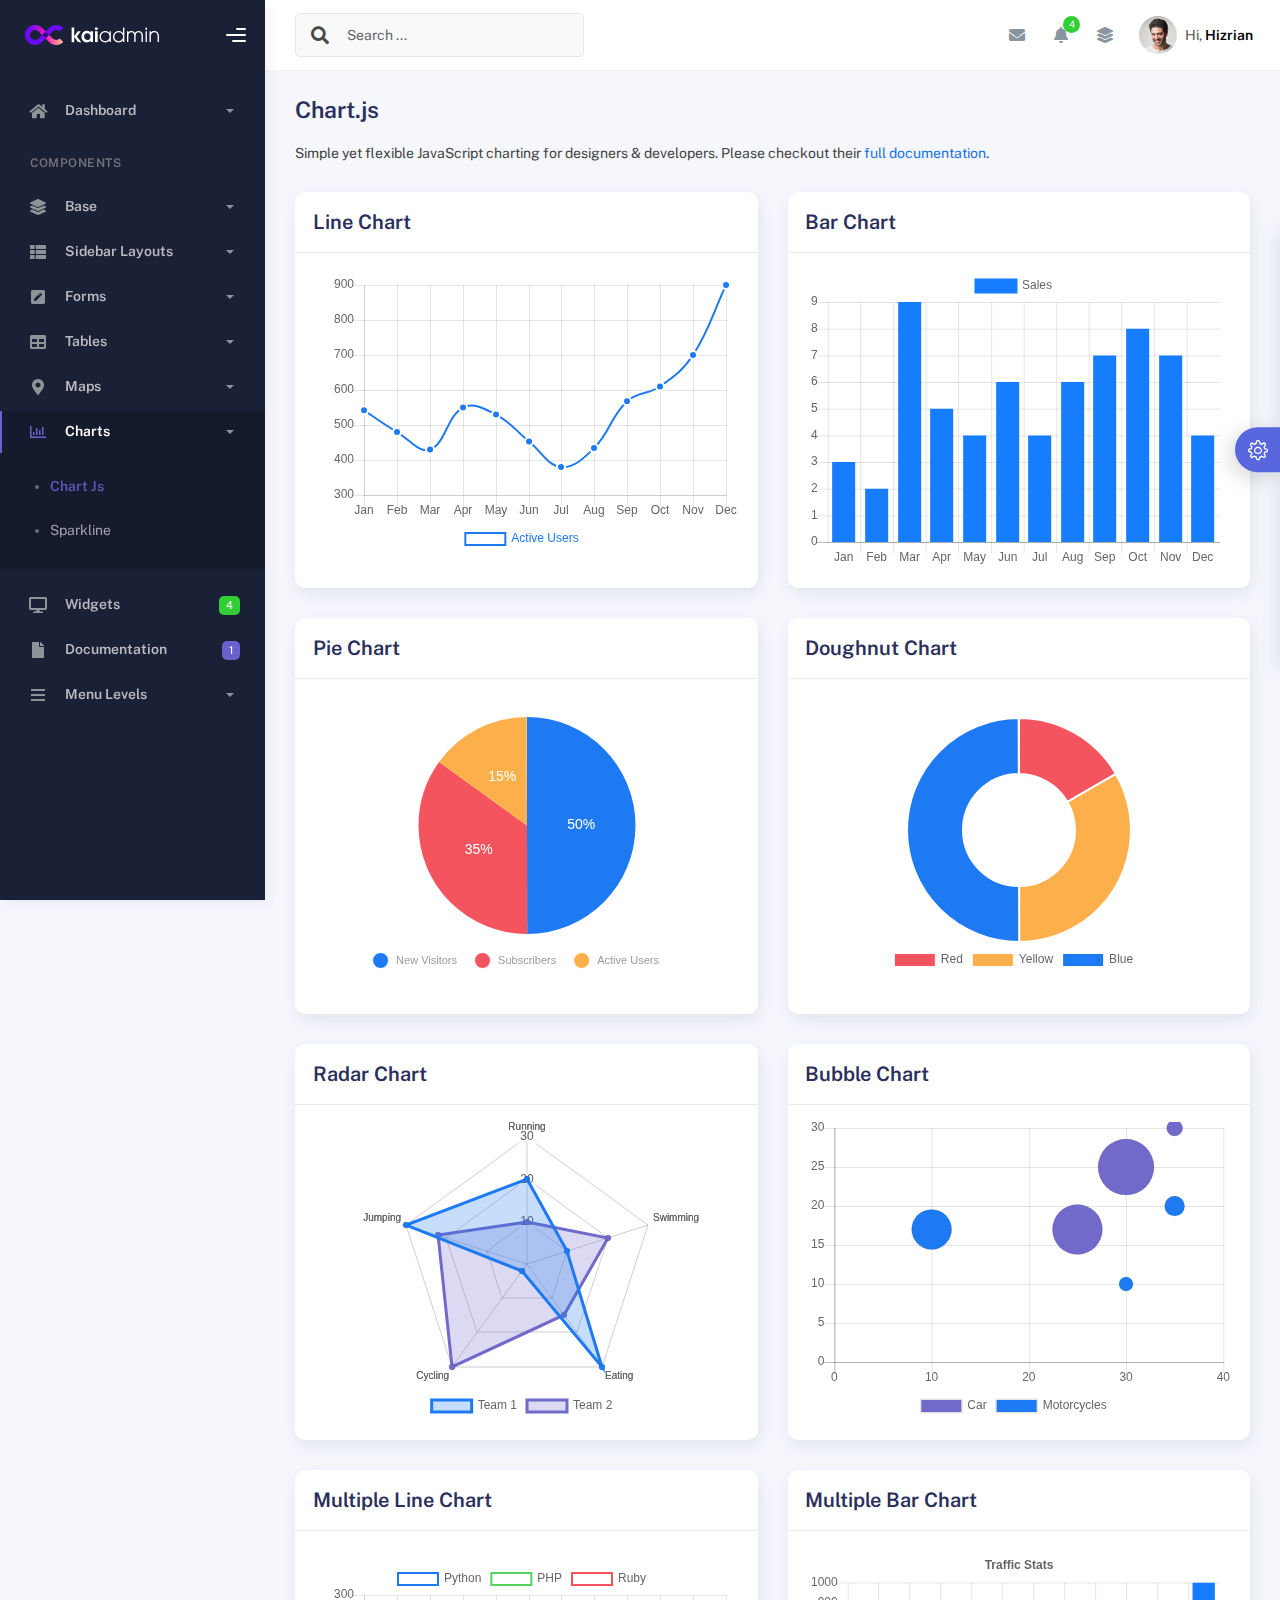
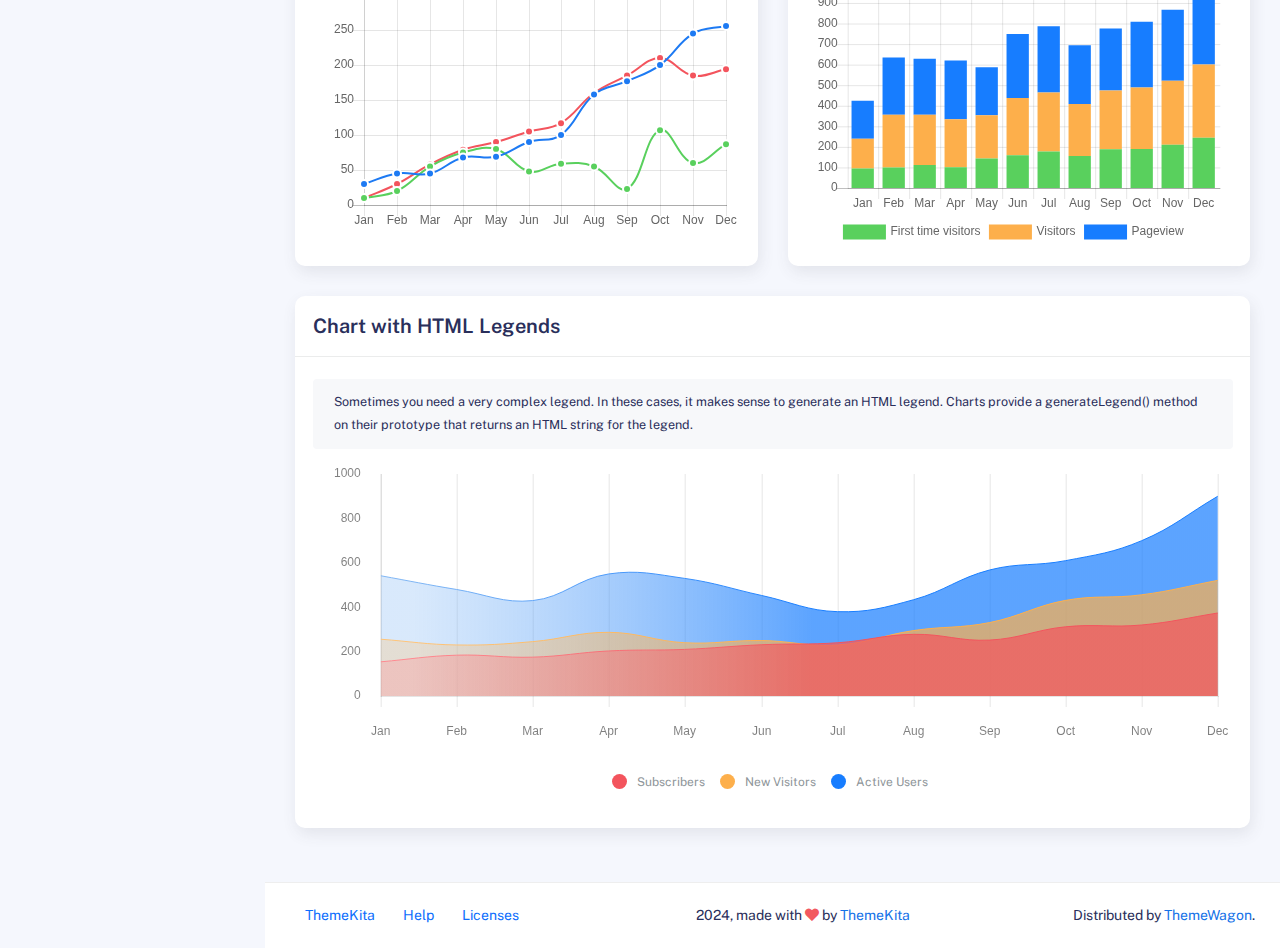
<file: Dashboard/charts/charts.html>
<!DOCTYPE html>
<html lang="en">
  <head>
    <meta http-equiv="X-UA-Compatible" content="IE=edge" />
    <title>Charts - Kaiadmin Bootstrap 5 Admin Dashboard</title>
    <meta
      content="width=device-width, initial-scale=1.0, shrink-to-fit=no"
      name="viewport"
    />
    <link
      rel="icon"
      href="../assets/img/kaiadmin/favicon.ico"
      type="image/x-icon"
    />

    <!-- Fonts and icons -->
    <script src="../assets/js/plugin/webfont/webfont.min.js"></script>
    <script>
      WebFont.load({
        google: { families: ["Public Sans:300,400,500,600,700"] },
        custom: {
          families: [
            "Font Awesome 5 Solid",
            "Font Awesome 5 Regular",
            "Font Awesome 5 Brands",
            "simple-line-icons",
          ],
          urls: ["../assets/css/fonts.min.css"],
        },
        active: function () {
          sessionStorage.fonts = true;
        },
      });
    </script>

    <!-- CSS Files -->
    <link rel="stylesheet" href="../assets/css/bootstrap.min.css" />
    <link rel="stylesheet" href="../assets/css/plugins.min.css" />
    <link rel="stylesheet" href="../assets/css/kaiadmin.min.css" />

    <!-- CSS Just for demo purpose, don't include it in your project -->
    <link rel="stylesheet" href="../assets/css/demo.css" />
  </head>
  <body>
    <div class="wrapper">
      <!-- Sidebar -->
      <div class="sidebar" data-background-color="dark">
        <div class="sidebar-logo">
          <!-- Logo Header -->
          <div class="logo-header" data-background-color="dark">
            <a href="../index.html" class="logo">
              <img
                src="../assets/img/kaiadmin/logo_light.svg"
                alt="navbar brand"
                class="navbar-brand"
                height="20"
              />
            </a>
            <div class="nav-toggle">
              <button class="btn btn-toggle toggle-sidebar">
                <i class="gg-menu-right"></i>
              </button>
              <button class="btn btn-toggle sidenav-toggler">
                <i class="gg-menu-left"></i>
              </button>
            </div>
            <button class="topbar-toggler more">
              <i class="gg-more-vertical-alt"></i>
            </button>
          </div>
          <!-- End Logo Header -->
        </div>
        <div class="sidebar-wrapper scrollbar scrollbar-inner">
          <div class="sidebar-content">
            <ul class="nav nav-secondary">
              <li class="nav-item">
                <a
                  data-bs-toggle="collapse"
                  href="#dashboard"
                  class="collapsed"
                  aria-expanded="false"
                >
                  <i class="fas fa-home"></i>
                  <p>Dashboard</p>
                  <span class="caret"></span>
                </a>
                <div class="collapse" id="dashboard">
                  <ul class="nav nav-collapse">
                    <li>
                      <a href="../../demo1/index.html">
                        <span class="sub-item">Dashboard 1</span>
                      </a>
                    </li>
                  </ul>
                </div>
              </li>
              <li class="nav-section">
                <span class="sidebar-mini-icon">
                  <i class="fa fa-ellipsis-h"></i>
                </span>
                <h4 class="text-section">Components</h4>
              </li>
              <li class="nav-item">
                <a data-bs-toggle="collapse" href="#base">
                  <i class="fas fa-layer-group"></i>
                  <p>Base</p>
                  <span class="caret"></span>
                </a>
                <div class="collapse" id="base">
                  <ul class="nav nav-collapse">
                    <li>
                      <a href="../components/avatars.html">
                        <span class="sub-item">Avatars</span>
                      </a>
                    </li>
                    <li>
                      <a href="../components/buttons.html">
                        <span class="sub-item">Buttons</span>
                      </a>
                    </li>
                    <li>
                      <a href="../components/gridsystem.html">
                        <span class="sub-item">Grid System</span>
                      </a>
                    </li>
                    <li>
                      <a href="../components/panels.html">
                        <span class="sub-item">Panels</span>
                      </a>
                    </li>
                    <li>
                      <a href="../components/notifications.html">
                        <span class="sub-item">Notifications</span>
                      </a>
                    </li>
                    <li>
                      <a href="../components/sweetalert.html">
                        <span class="sub-item">Sweet Alert</span>
                      </a>
                    </li>
                    <li>
                      <a href="../components/font-awesome-icons.html">
                        <span class="sub-item">Font Awesome Icons</span>
                      </a>
                    </li>
                    <li>
                      <a href="../components/simple-line-icons.html">
                        <span class="sub-item">Simple Line Icons</span>
                      </a>
                    </li>
                    <li>
                      <a href="../components/typography.html">
                        <span class="sub-item">Typography</span>
                      </a>
                    </li>
                  </ul>
                </div>
              </li>
              <li class="nav-item">
                <a data-bs-toggle="collapse" href="#sidebarLayouts">
                  <i class="fas fa-th-list"></i>
                  <p>Sidebar Layouts</p>
                  <span class="caret"></span>
                </a>
                <div class="collapse" id="sidebarLayouts">
                  <ul class="nav nav-collapse">
                    <li>
                      <a href="../sidebar-style-2.html">
                        <span class="sub-item">Sidebar Style 2</span>
                      </a>
                    </li>
                    <li>
                      <a href="../icon-menu.html">
                        <span class="sub-item">Icon Menu</span>
                      </a>
                    </li>
                  </ul>
                </div>
              </li>
              <li class="nav-item">
                <a data-bs-toggle="collapse" href="#forms">
                  <i class="fas fa-pen-square"></i>
                  <p>Forms</p>
                  <span class="caret"></span>
                </a>
                <div class="collapse" id="forms">
                  <ul class="nav nav-collapse">
                    <li>
                      <a href="../forms/forms.html">
                        <span class="sub-item">Basic Form</span>
                      </a>
                    </li>
                  </ul>
                </div>
              </li>
              <li class="nav-item">
                <a data-bs-toggle="collapse" href="#tables">
                  <i class="fas fa-table"></i>
                  <p>Tables</p>
                  <span class="caret"></span>
                </a>
                <div class="collapse" id="tables">
                  <ul class="nav nav-collapse">
                    <li>
                      <a href="../tables/tables.html">
                        <span class="sub-item">Basic Table</span>
                      </a>
                    </li>
                    <li>
                      <a href="../tables/datatables.html">
                        <span class="sub-item">Datatables</span>
                      </a>
                    </li>
                  </ul>
                </div>
              </li>
              <li class="nav-item">
                <a data-bs-toggle="collapse" href="#maps">
                  <i class="fas fa-map-marker-alt"></i>
                  <p>Maps</p>
                  <span class="caret"></span>
                </a>
                <div class="collapse" id="maps">
                  <ul class="nav nav-collapse">
                    <li>
                      <a href="../maps/googlemaps.html">
                        <span class="sub-item">Google Maps</span>
                      </a>
                    </li>
                    <li>
                      <a href="../maps/jsvectormap.html">
                        <span class="sub-item">Jsvectormap</span>
                      </a>
                    </li>
                  </ul>
                </div>
              </li>
              <li class="nav-item active submenu">
                <a data-bs-toggle="collapse" href="#charts">
                  <i class="far fa-chart-bar"></i>
                  <p>Charts</p>
                  <span class="caret"></span>
                </a>
                <div class="collapse show" id="charts">
                  <ul class="nav nav-collapse">
                    <li class="active">
                      <a href="../charts/charts.html">
                        <span class="sub-item">Chart Js</span>
                      </a>
                    </li>
                    <li>
                      <a href="../charts/sparkline.html">
                        <span class="sub-item">Sparkline</span>
                      </a>
                    </li>
                  </ul>
                </div>
              </li>
              <li class="nav-item">
                <a href="../widgets.html">
                  <i class="fas fa-desktop"></i>
                  <p>Widgets</p>
                  <span class="badge badge-success">4</span>
                </a>
              </li>
              <li class="nav-item">
                <a href="../../../documentation/index.html">
                  <i class="fas fa-file"></i>
                  <p>Documentation</p>
                  <span class="badge badge-secondary">1</span>
                </a>
              </li>
              <li class="nav-item">
                <a data-bs-toggle="collapse" href="#submenu">
                  <i class="fas fa-bars"></i>
                  <p>Menu Levels</p>
                  <span class="caret"></span>
                </a>
                <div class="collapse" id="submenu">
                  <ul class="nav nav-collapse">
                    <li>
                      <a data-bs-toggle="collapse" href="#subnav1">
                        <span class="sub-item">Level 1</span>
                        <span class="caret"></span>
                      </a>
                      <div class="collapse" id="subnav1">
                        <ul class="nav nav-collapse subnav">
                          <li>
                            <a href="#">
                              <span class="sub-item">Level 2</span>
                            </a>
                          </li>
                          <li>
                            <a href="#">
                              <span class="sub-item">Level 2</span>
                            </a>
                          </li>
                        </ul>
                      </div>
                    </li>
                    <li>
                      <a data-bs-toggle="collapse" href="#subnav2">
                        <span class="sub-item">Level 1</span>
                        <span class="caret"></span>
                      </a>
                      <div class="collapse" id="subnav2">
                        <ul class="nav nav-collapse subnav">
                          <li>
                            <a href="#">
                              <span class="sub-item">Level 2</span>
                            </a>
                          </li>
                        </ul>
                      </div>
                    </li>
                    <li>
                      <a href="#">
                        <span class="sub-item">Level 1</span>
                      </a>
                    </li>
                  </ul>
                </div>
              </li>
            </ul>
          </div>
        </div>
      </div>
      <!-- End Sidebar -->

      <div class="main-panel">
        <div class="main-header">
          <div class="main-header-logo">
            <!-- Logo Header -->
            <div class="logo-header" data-background-color="dark">
              <a href="../index.html" class="logo">
                <img
                  src="../assets/img/kaiadmin/logo_light.svg"
                  alt="navbar brand"
                  class="navbar-brand"
                  height="20"
                />
              </a>
              <div class="nav-toggle">
                <button class="btn btn-toggle toggle-sidebar">
                  <i class="gg-menu-right"></i>
                </button>
                <button class="btn btn-toggle sidenav-toggler">
                  <i class="gg-menu-left"></i>
                </button>
              </div>
              <button class="topbar-toggler more">
                <i class="gg-more-vertical-alt"></i>
              </button>
            </div>
            <!-- End Logo Header -->
          </div>
          <!-- Navbar Header -->
          <nav
            class="navbar navbar-header navbar-header-transparent navbar-expand-lg border-bottom"
          >
            <div class="container-fluid">
              <nav
                class="navbar navbar-header-left navbar-expand-lg navbar-form nav-search p-0 d-none d-lg-flex"
              >
                <div class="input-group">
                  <div class="input-group-prepend">
                    <button type="submit" class="btn btn-search pe-1">
                      <i class="fa fa-search search-icon"></i>
                    </button>
                  </div>
                  <input
                    type="text"
                    placeholder="Search ..."
                    class="form-control"
                  />
                </div>
              </nav>

              <ul class="navbar-nav topbar-nav ms-md-auto align-items-center">
                <li
                  class="nav-item topbar-icon dropdown hidden-caret d-flex d-lg-none"
                >
                  <a
                    class="nav-link dropdown-toggle"
                    data-bs-toggle="dropdown"
                    href="#"
                    role="button"
                    aria-expanded="false"
                    aria-haspopup="true"
                  >
                    <i class="fa fa-search"></i>
                  </a>
                  <ul class="dropdown-menu dropdown-search animated fadeIn">
                    <form class="navbar-left navbar-form nav-search">
                      <div class="input-group">
                        <input
                          type="text"
                          placeholder="Search ..."
                          class="form-control"
                        />
                      </div>
                    </form>
                  </ul>
                </li>
                <li class="nav-item topbar-icon dropdown hidden-caret">
                  <a
                    class="nav-link dropdown-toggle"
                    href="#"
                    id="messageDropdown"
                    role="button"
                    data-bs-toggle="dropdown"
                    aria-haspopup="true"
                    aria-expanded="false"
                  >
                    <i class="fa fa-envelope"></i>
                  </a>
                  <ul
                    class="dropdown-menu messages-notif-box animated fadeIn"
                    aria-labelledby="messageDropdown"
                  >
                    <li>
                      <div
                        class="dropdown-title d-flex justify-content-between align-items-center"
                      >
                        Messages
                        <a href="#" class="small">Mark all as read</a>
                      </div>
                    </li>
                    <li>
                      <div class="message-notif-scroll scrollbar-outer">
                        <div class="notif-center">
                          <a href="#">
                            <div class="notif-img">
                              <img
                                src="../assets/img/jm_denis.jpg"
                                alt="Img Profile"
                              />
                            </div>
                            <div class="notif-content">
                              <span class="subject">Jimmy Denis</span>
                              <span class="block"> How are you ? </span>
                              <span class="time">5 minutes ago</span>
                            </div>
                          </a>
                          <a href="#">
                            <div class="notif-img">
                              <img
                                src="../assets/img/chadengle.jpg"
                                alt="Img Profile"
                              />
                            </div>
                            <div class="notif-content">
                              <span class="subject">Chad</span>
                              <span class="block"> Ok, Thanks ! </span>
                              <span class="time">12 minutes ago</span>
                            </div>
                          </a>
                          <a href="#">
                            <div class="notif-img">
                              <img
                                src="../assets/img/mlane.jpg"
                                alt="Img Profile"
                              />
                            </div>
                            <div class="notif-content">
                              <span class="subject">Jhon Doe</span>
                              <span class="block">
                                Ready for the meeting today...
                              </span>
                              <span class="time">12 minutes ago</span>
                            </div>
                          </a>
                          <a href="#">
                            <div class="notif-img">
                              <img
                                src="../assets/img/talha.jpg"
                                alt="Img Profile"
                              />
                            </div>
                            <div class="notif-content">
                              <span class="subject">Talha</span>
                              <span class="block"> Hi, Apa Kabar ? </span>
                              <span class="time">17 minutes ago</span>
                            </div>
                          </a>
                        </div>
                      </div>
                    </li>
                    <li>
                      <a class="see-all" href="javascript:void(0);"
                        >See all messages<i class="fa fa-angle-right"></i>
                      </a>
                    </li>
                  </ul>
                </li>
                <li class="nav-item topbar-icon dropdown hidden-caret">
                  <a
                    class="nav-link dropdown-toggle"
                    href="#"
                    id="notifDropdown"
                    role="button"
                    data-bs-toggle="dropdown"
                    aria-haspopup="true"
                    aria-expanded="false"
                  >
                    <i class="fa fa-bell"></i>
                    <span class="notification">4</span>
                  </a>
                  <ul
                    class="dropdown-menu notif-box animated fadeIn"
                    aria-labelledby="notifDropdown"
                  >
                    <li>
                      <div class="dropdown-title">
                        You have 4 new notification
                      </div>
                    </li>
                    <li>
                      <div class="notif-scroll scrollbar-outer">
                        <div class="notif-center">
                          <a href="#">
                            <div class="notif-icon notif-primary">
                              <i class="fa fa-user-plus"></i>
                            </div>
                            <div class="notif-content">
                              <span class="block"> New user registered </span>
                              <span class="time">5 minutes ago</span>
                            </div>
                          </a>
                          <a href="#">
                            <div class="notif-icon notif-success">
                              <i class="fa fa-comment"></i>
                            </div>
                            <div class="notif-content">
                              <span class="block">
                                Rahmad commented on Admin
                              </span>
                              <span class="time">12 minutes ago</span>
                            </div>
                          </a>
                          <a href="#">
                            <div class="notif-img">
                              <img
                                src="../assets/img/profile2.jpg"
                                alt="Img Profile"
                              />
                            </div>
                            <div class="notif-content">
                              <span class="block">
                                Reza send messages to you
                              </span>
                              <span class="time">12 minutes ago</span>
                            </div>
                          </a>
                          <a href="#">
                            <div class="notif-icon notif-danger">
                              <i class="fa fa-heart"></i>
                            </div>
                            <div class="notif-content">
                              <span class="block"> Farrah liked Admin </span>
                              <span class="time">17 minutes ago</span>
                            </div>
                          </a>
                        </div>
                      </div>
                    </li>
                    <li>
                      <a class="see-all" href="javascript:void(0);"
                        >See all notifications<i class="fa fa-angle-right"></i>
                      </a>
                    </li>
                  </ul>
                </li>
                <li class="nav-item topbar-icon dropdown hidden-caret">
                  <a
                    class="nav-link"
                    data-bs-toggle="dropdown"
                    href="#"
                    aria-expanded="false"
                  >
                    <i class="fas fa-layer-group"></i>
                  </a>
                  <div class="dropdown-menu quick-actions animated fadeIn">
                    <div class="quick-actions-header">
                      <span class="title mb-1">Quick Actions</span>
                      <span class="subtitle op-7">Shortcuts</span>
                    </div>
                    <div class="quick-actions-scroll scrollbar-outer">
                      <div class="quick-actions-items">
                        <div class="row m-0">
                          <a class="col-6 col-md-4 p-0" href="#">
                            <div class="quick-actions-item">
                              <div class="avatar-item bg-danger rounded-circle">
                                <i class="far fa-calendar-alt"></i>
                              </div>
                              <span class="text">Calendar</span>
                            </div>
                          </a>
                          <a class="col-6 col-md-4 p-0" href="#">
                            <div class="quick-actions-item">
                              <div
                                class="avatar-item bg-warning rounded-circle"
                              >
                                <i class="fas fa-map"></i>
                              </div>
                              <span class="text">Maps</span>
                            </div>
                          </a>
                          <a class="col-6 col-md-4 p-0" href="#">
                            <div class="quick-actions-item">
                              <div class="avatar-item bg-info rounded-circle">
                                <i class="fas fa-file-excel"></i>
                              </div>
                              <span class="text">Reports</span>
                            </div>
                          </a>
                          <a class="col-6 col-md-4 p-0" href="#">
                            <div class="quick-actions-item">
                              <div
                                class="avatar-item bg-success rounded-circle"
                              >
                                <i class="fas fa-envelope"></i>
                              </div>
                              <span class="text">Emails</span>
                            </div>
                          </a>
                          <a class="col-6 col-md-4 p-0" href="#">
                            <div class="quick-actions-item">
                              <div
                                class="avatar-item bg-primary rounded-circle"
                              >
                                <i class="fas fa-file-invoice-dollar"></i>
                              </div>
                              <span class="text">Invoice</span>
                            </div>
                          </a>
                          <a class="col-6 col-md-4 p-0" href="#">
                            <div class="quick-actions-item">
                              <div
                                class="avatar-item bg-secondary rounded-circle"
                              >
                                <i class="fas fa-credit-card"></i>
                              </div>
                              <span class="text">Payments</span>
                            </div>
                          </a>
                        </div>
                      </div>
                    </div>
                  </div>
                </li>

                <li class="nav-item topbar-user dropdown hidden-caret">
                  <a
                    class="dropdown-toggle profile-pic"
                    data-bs-toggle="dropdown"
                    href="#"
                    aria-expanded="false"
                  >
                    <div class="avatar-sm">
                      <img
                        src="../assets/img/profile.jpg"
                        alt="..."
                        class="avatar-img rounded-circle"
                      />
                    </div>
                    <span class="profile-username">
                      <span class="op-7">Hi,</span>
                      <span class="fw-bold">Hizrian</span>
                    </span>
                  </a>
                  <ul class="dropdown-menu dropdown-user animated fadeIn">
                    <div class="dropdown-user-scroll scrollbar-outer">
                      <li>
                        <div class="user-box">
                          <div class="avatar-lg">
                            <img
                              src="../assets/img/profile.jpg"
                              alt="image profile"
                              class="avatar-img rounded"
                            />
                          </div>
                          <div class="u-text">
                            <h4>Hizrian</h4>
                            <p class="text-muted">hello@example.com</p>
                            <a
                              href="profile.html"
                              class="btn btn-xs btn-secondary btn-sm"
                              >View Profile</a
                            >
                          </div>
                        </div>
                      </li>
                      <li>
                        <div class="dropdown-divider"></div>
                        <a class="dropdown-item" href="#">My Profile</a>
                        <a class="dropdown-item" href="#">My Balance</a>
                        <a class="dropdown-item" href="#">Inbox</a>
                        <div class="dropdown-divider"></div>
                        <a class="dropdown-item" href="#">Account Setting</a>
                        <div class="dropdown-divider"></div>
                        <a class="dropdown-item" href="#">Logout</a>
                      </li>
                    </div>
                  </ul>
                </li>
              </ul>
            </div>
          </nav>
          <!-- End Navbar -->
        </div>

        <div class="container">
          <div class="page-inner">
            <h3 class="fw-bold mb-3">Chart.js</h3>
            <div class="page-category">
              Simple yet flexible JavaScript charting for designers &
              developers. Please checkout their
              <a href="http://www.chartjs.org/" target="_blank"
                >full documentation</a
              >.
            </div>
            <div class="row">
              <div class="col-md-6">
                <div class="card">
                  <div class="card-header">
                    <div class="card-title">Line Chart</div>
                  </div>
                  <div class="card-body">
                    <div class="chart-container">
                      <canvas id="lineChart"></canvas>
                    </div>
                  </div>
                </div>
              </div>
              <div class="col-md-6">
                <div class="card">
                  <div class="card-header">
                    <div class="card-title">Bar Chart</div>
                  </div>
                  <div class="card-body">
                    <div class="chart-container">
                      <canvas id="barChart"></canvas>
                    </div>
                  </div>
                </div>
              </div>
              <div class="col-md-6">
                <div class="card">
                  <div class="card-header">
                    <div class="card-title">Pie Chart</div>
                  </div>
                  <div class="card-body">
                    <div class="chart-container">
                      <canvas
                        id="pieChart"
                        style="width: 50%; height: 50%"
                      ></canvas>
                    </div>
                  </div>
                </div>
              </div>
              <div class="col-md-6">
                <div class="card">
                  <div class="card-header">
                    <div class="card-title">Doughnut Chart</div>
                  </div>
                  <div class="card-body">
                    <div class="chart-container">
                      <canvas
                        id="doughnutChart"
                        style="width: 50%; height: 50%"
                      ></canvas>
                    </div>
                  </div>
                </div>
              </div>
              <div class="col-md-6">
                <div class="card">
                  <div class="card-header">
                    <div class="card-title">Radar Chart</div>
                  </div>
                  <div class="card-body">
                    <div class="chart-container">
                      <canvas id="radarChart"></canvas>
                    </div>
                  </div>
                </div>
              </div>
              <div class="col-md-6">
                <div class="card">
                  <div class="card-header">
                    <div class="card-title">Bubble Chart</div>
                  </div>
                  <div class="card-body">
                    <div class="chart-container">
                      <canvas id="bubbleChart"></canvas>
                    </div>
                  </div>
                </div>
              </div>
              <div class="col-md-6">
                <div class="card">
                  <div class="card-header">
                    <div class="card-title">Multiple Line Chart</div>
                  </div>
                  <div class="card-body">
                    <div class="chart-container">
                      <canvas id="multipleLineChart"></canvas>
                    </div>
                  </div>
                </div>
              </div>
              <div class="col-md-6">
                <div class="card">
                  <div class="card-header">
                    <div class="card-title">Multiple Bar Chart</div>
                  </div>
                  <div class="card-body">
                    <div class="chart-container">
                      <canvas id="multipleBarChart"></canvas>
                    </div>
                  </div>
                </div>
              </div>
              <div class="col-md-12">
                <div class="card">
                  <div class="card-header">
                    <div class="card-title">Chart with HTML Legends</div>
                  </div>
                  <div class="card-body">
                    <div class="card-sub">
                      Sometimes you need a very complex legend. In these cases,
                      it makes sense to generate an HTML legend. Charts provide
                      a generateLegend() method on their prototype that returns
                      an HTML string for the legend.
                    </div>
                    <div class="chart-container">
                      <canvas id="htmlLegendsChart"></canvas>
                    </div>
                    <div id="myChartLegend"></div>
                  </div>
                </div>
              </div>
            </div>
          </div>
        </div>

        <footer class="footer">
          <div class="container-fluid d-flex justify-content-between">
            <nav class="pull-left">
              <ul class="nav">
                <li class="nav-item">
                  <a class="nav-link" href="http://www.themekita.com">
                    ThemeKita
                  </a>
                </li>
                <li class="nav-item">
                  <a class="nav-link" href="#"> Help </a>
                </li>
                <li class="nav-item">
                  <a class="nav-link" href="#"> Licenses </a>
                </li>
              </ul>
            </nav>
            <div class="copyright">
              2024, made with <i class="fa fa-heart heart text-danger"></i> by
              <a href="http://www.themekita.com">ThemeKita</a>
            </div>
            <div>
              Distributed by
              <a target="_blank" href="https://themewagon.com/">ThemeWagon</a>.
            </div>
          </div>
        </footer>
      </div>

      <!-- Custom template | don't include it in your project! -->
      <div class="custom-template">
        <div class="title">Settings</div>
        <div class="custom-content">
          <div class="switcher">
            <div class="switch-block">
              <h4>Logo Header</h4>
              <div class="btnSwitch">
                <button
                  type="button"
                  class="selected changeLogoHeaderColor"
                  data-color="dark"
                ></button>
                <button
                  type="button"
                  class="selected changeLogoHeaderColor"
                  data-color="blue"
                ></button>
                <button
                  type="button"
                  class="changeLogoHeaderColor"
                  data-color="purple"
                ></button>
                <button
                  type="button"
                  class="changeLogoHeaderColor"
                  data-color="light-blue"
                ></button>
                <button
                  type="button"
                  class="changeLogoHeaderColor"
                  data-color="green"
                ></button>
                <button
                  type="button"
                  class="changeLogoHeaderColor"
                  data-color="orange"
                ></button>
                <button
                  type="button"
                  class="changeLogoHeaderColor"
                  data-color="red"
                ></button>
                <button
                  type="button"
                  class="changeLogoHeaderColor"
                  data-color="white"
                ></button>
                <br />
                <button
                  type="button"
                  class="changeLogoHeaderColor"
                  data-color="dark2"
                ></button>
                <button
                  type="button"
                  class="changeLogoHeaderColor"
                  data-color="blue2"
                ></button>
                <button
                  type="button"
                  class="changeLogoHeaderColor"
                  data-color="purple2"
                ></button>
                <button
                  type="button"
                  class="changeLogoHeaderColor"
                  data-color="light-blue2"
                ></button>
                <button
                  type="button"
                  class="changeLogoHeaderColor"
                  data-color="green2"
                ></button>
                <button
                  type="button"
                  class="changeLogoHeaderColor"
                  data-color="orange2"
                ></button>
                <button
                  type="button"
                  class="changeLogoHeaderColor"
                  data-color="red2"
                ></button>
              </div>
            </div>
            <div class="switch-block">
              <h4>Navbar Header</h4>
              <div class="btnSwitch">
                <button
                  type="button"
                  class="changeTopBarColor"
                  data-color="dark"
                ></button>
                <button
                  type="button"
                  class="changeTopBarColor"
                  data-color="blue"
                ></button>
                <button
                  type="button"
                  class="changeTopBarColor"
                  data-color="purple"
                ></button>
                <button
                  type="button"
                  class="changeTopBarColor"
                  data-color="light-blue"
                ></button>
                <button
                  type="button"
                  class="changeTopBarColor"
                  data-color="green"
                ></button>
                <button
                  type="button"
                  class="changeTopBarColor"
                  data-color="orange"
                ></button>
                <button
                  type="button"
                  class="changeTopBarColor"
                  data-color="red"
                ></button>
                <button
                  type="button"
                  class="changeTopBarColor"
                  data-color="white"
                ></button>
                <br />
                <button
                  type="button"
                  class="changeTopBarColor"
                  data-color="dark2"
                ></button>
                <button
                  type="button"
                  class="selected changeTopBarColor"
                  data-color="blue2"
                ></button>
                <button
                  type="button"
                  class="changeTopBarColor"
                  data-color="purple2"
                ></button>
                <button
                  type="button"
                  class="changeTopBarColor"
                  data-color="light-blue2"
                ></button>
                <button
                  type="button"
                  class="changeTopBarColor"
                  data-color="green2"
                ></button>
                <button
                  type="button"
                  class="changeTopBarColor"
                  data-color="orange2"
                ></button>
                <button
                  type="button"
                  class="changeTopBarColor"
                  data-color="red2"
                ></button>
              </div>
            </div>
            <div class="switch-block">
              <h4>Sidebar</h4>
              <div class="btnSwitch">
                <button
                  type="button"
                  class="selected changeSideBarColor"
                  data-color="white"
                ></button>
                <button
                  type="button"
                  class="changeSideBarColor"
                  data-color="dark"
                ></button>
                <button
                  type="button"
                  class="changeSideBarColor"
                  data-color="dark2"
                ></button>
              </div>
            </div>
          </div>
        </div>
        <div class="custom-toggle">
          <i class="icon-settings"></i>
        </div>
      </div>
      <!-- End Custom template -->
    </div>
    <!--   Core JS Files   -->
    <script src="../assets/js/core/jquery-3.7.1.min.js"></script>
    <script src="../assets/js/core/popper.min.js"></script>
    <script src="../assets/js/core/bootstrap.min.js"></script>
    <!-- Chart JS -->
    <script src="../assets/js/plugin/chart.js/chart.min.js"></script>
    <!-- jQuery Scrollbar -->
    <script src="../assets/js/plugin/jquery-scrollbar/jquery.scrollbar.min.js"></script>
    <!-- Kaiadmin JS -->
    <script src="../assets/js/kaiadmin.min.js"></script>
    <!-- Kaiadmin DEMO methods, don't include it in your project! -->
    <script src="../assets/js/setting-demo2.js"></script>
    <script>
      var lineChart = document.getElementById("lineChart").getContext("2d"),
        barChart = document.getElementById("barChart").getContext("2d"),
        pieChart = document.getElementById("pieChart").getContext("2d"),
        doughnutChart = document
          .getElementById("doughnutChart")
          .getContext("2d"),
        radarChart = document.getElementById("radarChart").getContext("2d"),
        bubbleChart = document.getElementById("bubbleChart").getContext("2d"),
        multipleLineChart = document
          .getElementById("multipleLineChart")
          .getContext("2d"),
        multipleBarChart = document
          .getElementById("multipleBarChart")
          .getContext("2d"),
        htmlLegendsChart = document
          .getElementById("htmlLegendsChart")
          .getContext("2d");

      var myLineChart = new Chart(lineChart, {
        type: "line",
        data: {
          labels: [
            "Jan",
            "Feb",
            "Mar",
            "Apr",
            "May",
            "Jun",
            "Jul",
            "Aug",
            "Sep",
            "Oct",
            "Nov",
            "Dec",
          ],
          datasets: [
            {
              label: "Active Users",
              borderColor: "#1d7af3",
              pointBorderColor: "#FFF",
              pointBackgroundColor: "#1d7af3",
              pointBorderWidth: 2,
              pointHoverRadius: 4,
              pointHoverBorderWidth: 1,
              pointRadius: 4,
              backgroundColor: "transparent",
              fill: true,
              borderWidth: 2,
              data: [
                542, 480, 430, 550, 530, 453, 380, 434, 568, 610, 700, 900,
              ],
            },
          ],
        },
        options: {
          responsive: true,
          maintainAspectRatio: false,
          legend: {
            position: "bottom",
            labels: {
              padding: 10,
              fontColor: "#1d7af3",
            },
          },
          tooltips: {
            bodySpacing: 4,
            mode: "nearest",
            intersect: 0,
            position: "nearest",
            xPadding: 10,
            yPadding: 10,
            caretPadding: 10,
          },
          layout: {
            padding: { left: 15, right: 15, top: 15, bottom: 15 },
          },
        },
      });

      var myBarChart = new Chart(barChart, {
        type: "bar",
        data: {
          labels: [
            "Jan",
            "Feb",
            "Mar",
            "Apr",
            "May",
            "Jun",
            "Jul",
            "Aug",
            "Sep",
            "Oct",
            "Nov",
            "Dec",
          ],
          datasets: [
            {
              label: "Sales",
              backgroundColor: "rgb(23, 125, 255)",
              borderColor: "rgb(23, 125, 255)",
              data: [3, 2, 9, 5, 4, 6, 4, 6, 7, 8, 7, 4],
            },
          ],
        },
        options: {
          responsive: true,
          maintainAspectRatio: false,
          scales: {
            yAxes: [
              {
                ticks: {
                  beginAtZero: true,
                },
              },
            ],
          },
        },
      });

      var myPieChart = new Chart(pieChart, {
        type: "pie",
        data: {
          datasets: [
            {
              data: [50, 35, 15],
              backgroundColor: ["#1d7af3", "#f3545d", "#fdaf4b"],
              borderWidth: 0,
            },
          ],
          labels: ["New Visitors", "Subscribers", "Active Users"],
        },
        options: {
          responsive: true,
          maintainAspectRatio: false,
          legend: {
            position: "bottom",
            labels: {
              fontColor: "rgb(154, 154, 154)",
              fontSize: 11,
              usePointStyle: true,
              padding: 20,
            },
          },
          pieceLabel: {
            render: "percentage",
            fontColor: "white",
            fontSize: 14,
          },
          tooltips: false,
          layout: {
            padding: {
              left: 20,
              right: 20,
              top: 20,
              bottom: 20,
            },
          },
        },
      });

      var myDoughnutChart = new Chart(doughnutChart, {
        type: "doughnut",
        data: {
          datasets: [
            {
              data: [10, 20, 30],
              backgroundColor: ["#f3545d", "#fdaf4b", "#1d7af3"],
            },
          ],

          labels: ["Red", "Yellow", "Blue"],
        },
        options: {
          responsive: true,
          maintainAspectRatio: false,
          legend: {
            position: "bottom",
          },
          layout: {
            padding: {
              left: 20,
              right: 20,
              top: 20,
              bottom: 20,
            },
          },
        },
      });

      var myRadarChart = new Chart(radarChart, {
        type: "radar",
        data: {
          labels: ["Running", "Swimming", "Eating", "Cycling", "Jumping"],
          datasets: [
            {
              data: [20, 10, 30, 2, 30],
              borderColor: "#1d7af3",
              backgroundColor: "rgba(29, 122, 243, 0.25)",
              pointBackgroundColor: "#1d7af3",
              pointHoverRadius: 4,
              pointRadius: 3,
              label: "Team 1",
            },
            {
              data: [10, 20, 15, 30, 22],
              borderColor: "#716aca",
              backgroundColor: "rgba(113, 106, 202, 0.25)",
              pointBackgroundColor: "#716aca",
              pointHoverRadius: 4,
              pointRadius: 3,
              label: "Team 2",
            },
          ],
        },
        options: {
          responsive: true,
          maintainAspectRatio: false,
          legend: {
            position: "bottom",
          },
        },
      });

      var myBubbleChart = new Chart(bubbleChart, {
        type: "bubble",
        data: {
          datasets: [
            {
              label: "Car",
              data: [
                { x: 25, y: 17, r: 25 },
                { x: 30, y: 25, r: 28 },
                { x: 35, y: 30, r: 8 },
              ],
              backgroundColor: "#716aca",
            },
            {
              label: "Motorcycles",
              data: [
                { x: 10, y: 17, r: 20 },
                { x: 30, y: 10, r: 7 },
                { x: 35, y: 20, r: 10 },
              ],
              backgroundColor: "#1d7af3",
            },
          ],
        },
        options: {
          responsive: true,
          maintainAspectRatio: false,
          legend: {
            position: "bottom",
          },
          scales: {
            yAxes: [
              {
                ticks: {
                  beginAtZero: true,
                },
              },
            ],
            xAxes: [
              {
                ticks: {
                  beginAtZero: true,
                },
              },
            ],
          },
        },
      });

      var myMultipleLineChart = new Chart(multipleLineChart, {
        type: "line",
        data: {
          labels: [
            "Jan",
            "Feb",
            "Mar",
            "Apr",
            "May",
            "Jun",
            "Jul",
            "Aug",
            "Sep",
            "Oct",
            "Nov",
            "Dec",
          ],
          datasets: [
            {
              label: "Python",
              borderColor: "#1d7af3",
              pointBorderColor: "#FFF",
              pointBackgroundColor: "#1d7af3",
              pointBorderWidth: 2,
              pointHoverRadius: 4,
              pointHoverBorderWidth: 1,
              pointRadius: 4,
              backgroundColor: "transparent",
              fill: true,
              borderWidth: 2,
              data: [30, 45, 45, 68, 69, 90, 100, 158, 177, 200, 245, 256],
            },
            {
              label: "PHP",
              borderColor: "#59d05d",
              pointBorderColor: "#FFF",
              pointBackgroundColor: "#59d05d",
              pointBorderWidth: 2,
              pointHoverRadius: 4,
              pointHoverBorderWidth: 1,
              pointRadius: 4,
              backgroundColor: "transparent",
              fill: true,
              borderWidth: 2,
              data: [10, 20, 55, 75, 80, 48, 59, 55, 23, 107, 60, 87],
            },
            {
              label: "Ruby",
              borderColor: "#f3545d",
              pointBorderColor: "#FFF",
              pointBackgroundColor: "#f3545d",
              pointBorderWidth: 2,
              pointHoverRadius: 4,
              pointHoverBorderWidth: 1,
              pointRadius: 4,
              backgroundColor: "transparent",
              fill: true,
              borderWidth: 2,
              data: [10, 30, 58, 79, 90, 105, 117, 160, 185, 210, 185, 194],
            },
          ],
        },
        options: {
          responsive: true,
          maintainAspectRatio: false,
          legend: {
            position: "top",
          },
          tooltips: {
            bodySpacing: 4,
            mode: "nearest",
            intersect: 0,
            position: "nearest",
            xPadding: 10,
            yPadding: 10,
            caretPadding: 10,
          },
          layout: {
            padding: { left: 15, right: 15, top: 15, bottom: 15 },
          },
        },
      });

      var myMultipleBarChart = new Chart(multipleBarChart, {
        type: "bar",
        data: {
          labels: [
            "Jan",
            "Feb",
            "Mar",
            "Apr",
            "May",
            "Jun",
            "Jul",
            "Aug",
            "Sep",
            "Oct",
            "Nov",
            "Dec",
          ],
          datasets: [
            {
              label: "First time visitors",
              backgroundColor: "#59d05d",
              borderColor: "#59d05d",
              data: [95, 100, 112, 101, 144, 159, 178, 156, 188, 190, 210, 245],
            },
            {
              label: "Visitors",
              backgroundColor: "#fdaf4b",
              borderColor: "#fdaf4b",
              data: [
                145, 256, 244, 233, 210, 279, 287, 253, 287, 299, 312, 356,
              ],
            },
            {
              label: "Pageview",
              backgroundColor: "#177dff",
              borderColor: "#177dff",
              data: [
                185, 279, 273, 287, 234, 312, 322, 286, 301, 320, 346, 399,
              ],
            },
          ],
        },
        options: {
          responsive: true,
          maintainAspectRatio: false,
          legend: {
            position: "bottom",
          },
          title: {
            display: true,
            text: "Traffic Stats",
          },
          tooltips: {
            mode: "index",
            intersect: false,
          },
          responsive: true,
          scales: {
            xAxes: [
              {
                stacked: true,
              },
            ],
            yAxes: [
              {
                stacked: true,
              },
            ],
          },
        },
      });

      // Chart with HTML Legends

      var gradientStroke = htmlLegendsChart.createLinearGradient(
        500,
        0,
        100,
        0
      );
      gradientStroke.addColorStop(0, "#177dff");
      gradientStroke.addColorStop(1, "#80b6f4");

      var gradientFill = htmlLegendsChart.createLinearGradient(500, 0, 100, 0);
      gradientFill.addColorStop(0, "rgba(23, 125, 255, 0.7)");
      gradientFill.addColorStop(1, "rgba(128, 182, 244, 0.3)");

      var gradientStroke2 = htmlLegendsChart.createLinearGradient(
        500,
        0,
        100,
        0
      );
      gradientStroke2.addColorStop(0, "#f3545d");
      gradientStroke2.addColorStop(1, "#ff8990");

      var gradientFill2 = htmlLegendsChart.createLinearGradient(500, 0, 100, 0);
      gradientFill2.addColorStop(0, "rgba(243, 84, 93, 0.7)");
      gradientFill2.addColorStop(1, "rgba(255, 137, 144, 0.3)");

      var gradientStroke3 = htmlLegendsChart.createLinearGradient(
        500,
        0,
        100,
        0
      );
      gradientStroke3.addColorStop(0, "#fdaf4b");
      gradientStroke3.addColorStop(1, "#ffc478");

      var gradientFill3 = htmlLegendsChart.createLinearGradient(500, 0, 100, 0);
      gradientFill3.addColorStop(0, "rgba(253, 175, 75, 0.7)");
      gradientFill3.addColorStop(1, "rgba(255, 196, 120, 0.3)");

      var myHtmlLegendsChart = new Chart(htmlLegendsChart, {
        type: "line",
        data: {
          labels: [
            "Jan",
            "Feb",
            "Mar",
            "Apr",
            "May",
            "Jun",
            "Jul",
            "Aug",
            "Sep",
            "Oct",
            "Nov",
            "Dec",
          ],
          datasets: [
            {
              label: "Subscribers",
              borderColor: gradientStroke2,
              pointBackgroundColor: gradientStroke2,
              pointRadius: 0,
              backgroundColor: gradientFill2,
              legendColor: "#f3545d",
              fill: true,
              borderWidth: 1,
              data: [
                154, 184, 175, 203, 210, 231, 240, 278, 252, 312, 320, 374,
              ],
            },
            {
              label: "New Visitors",
              borderColor: gradientStroke3,
              pointBackgroundColor: gradientStroke3,
              pointRadius: 0,
              backgroundColor: gradientFill3,
              legendColor: "#fdaf4b",
              fill: true,
              borderWidth: 1,
              data: [
                256, 230, 245, 287, 240, 250, 230, 295, 331, 431, 456, 521,
              ],
            },
            {
              label: "Active Users",
              borderColor: gradientStroke,
              pointBackgroundColor: gradientStroke,
              pointRadius: 0,
              backgroundColor: gradientFill,
              legendColor: "#177dff",
              fill: true,
              borderWidth: 1,
              data: [
                542, 480, 430, 550, 530, 453, 380, 434, 568, 610, 700, 900,
              ],
            },
          ],
        },
        options: {
          responsive: true,
          maintainAspectRatio: false,
          legend: {
            display: false,
          },
          tooltips: {
            bodySpacing: 4,
            mode: "nearest",
            intersect: 0,
            position: "nearest",
            xPadding: 10,
            yPadding: 10,
            caretPadding: 10,
          },
          layout: {
            padding: { left: 15, right: 15, top: 15, bottom: 15 },
          },
          scales: {
            yAxes: [
              {
                ticks: {
                  fontColor: "rgba(0,0,0,0.5)",
                  fontStyle: "500",
                  beginAtZero: false,
                  maxTicksLimit: 5,
                  padding: 20,
                },
                gridLines: {
                  drawTicks: false,
                  display: false,
                },
              },
            ],
            xAxes: [
              {
                gridLines: {
                  zeroLineColor: "transparent",
                },
                ticks: {
                  padding: 20,
                  fontColor: "rgba(0,0,0,0.5)",
                  fontStyle: "500",
                },
              },
            ],
          },
          legendCallback: function (chart) {
            var text = [];
            text.push('<ul class="' + chart.id + '-legend html-legend">');
            for (var i = 0; i < chart.data.datasets.length; i++) {
              text.push(
                '<li><span style="background-color:' +
                  chart.data.datasets[i].legendColor +
                  '"></span>'
              );
              if (chart.data.datasets[i].label) {
                text.push(chart.data.datasets[i].label);
              }
              text.push("</li>");
            }
            text.push("</ul>");
            return text.join("");
          },
        },
      });

      var myLegendContainer = document.getElementById("myChartLegend");

      // generate HTML legend
      myLegendContainer.innerHTML = myHtmlLegendsChart.generateLegend();

      // bind onClick event to all LI-tags of the legend
      var legendItems = myLegendContainer.getElementsByTagName("li");
      for (var i = 0; i < legendItems.length; i += 1) {
        legendItems[i].addEventListener("click", legendClickCallback, false);
      }
    </script>
  </body>
</html>
</file>
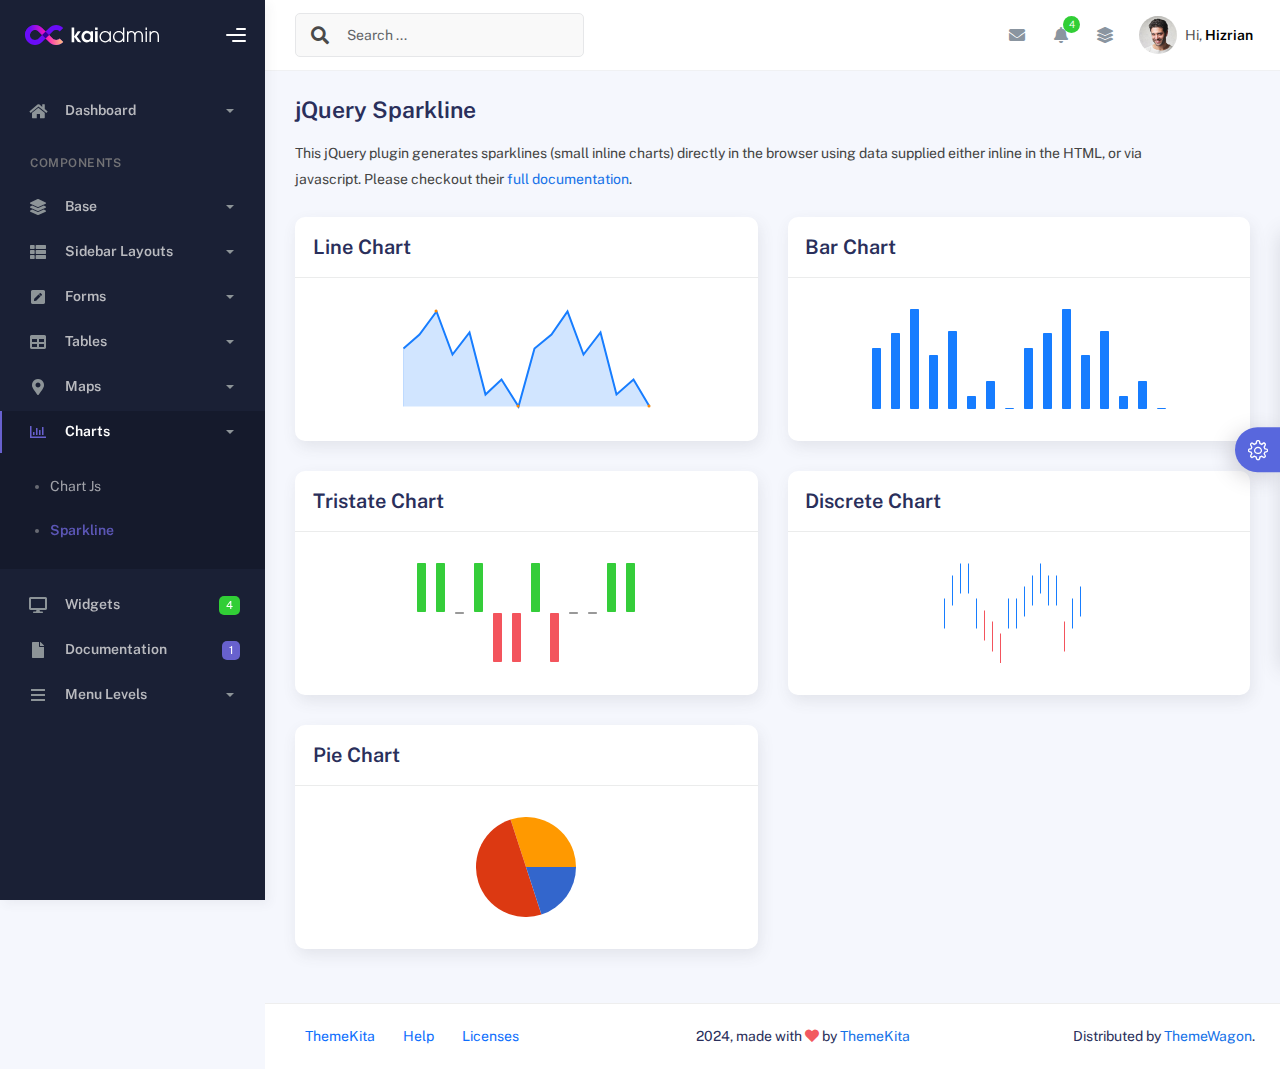
<file: Dashboard/charts/sparkline.html>
<!DOCTYPE html>
<html lang="en">
  <head>
    <meta http-equiv="X-UA-Compatible" content="IE=edge" />
    <title>Sparkline - Kaiadmin Bootstrap 5 Admin Dashboard</title>
    <meta
      content="width=device-width, initial-scale=1.0, shrink-to-fit=no"
      name="viewport"
    />
    <link
      rel="icon"
      href="../assets/img/kaiadmin/favicon.ico"
      type="image/x-icon"
    />

    <!-- Fonts and icons -->
    <script src="../assets/js/plugin/webfont/webfont.min.js"></script>
    <script>
      WebFont.load({
        google: { families: ["Public Sans:300,400,500,600,700"] },
        custom: {
          families: [
            "Font Awesome 5 Solid",
            "Font Awesome 5 Regular",
            "Font Awesome 5 Brands",
            "simple-line-icons",
          ],
          urls: ["../assets/css/fonts.min.css"],
        },
        active: function () {
          sessionStorage.fonts = true;
        },
      });
    </script>

    <!-- CSS Files -->
    <link rel="stylesheet" href="../assets/css/bootstrap.min.css" />
    <link rel="stylesheet" href="../assets/css/plugins.min.css" />
    <link rel="stylesheet" href="../assets/css/kaiadmin.min.css" />

    <!-- CSS Just for demo purpose, don't include it in your project -->
    <link rel="stylesheet" href="../assets/css/demo.css" />
  </head>
  <body>
    <div class="wrapper">
      <!-- Sidebar -->
      <div class="sidebar" data-background-color="dark">
        <div class="sidebar-logo">
          <!-- Logo Header -->
          <div class="logo-header" data-background-color="dark">
            <a href="../index.html" class="logo">
              <img
                src="../assets/img/kaiadmin/logo_light.svg"
                alt="navbar brand"
                class="navbar-brand"
                height="20"
              />
            </a>
            <div class="nav-toggle">
              <button class="btn btn-toggle toggle-sidebar">
                <i class="gg-menu-right"></i>
              </button>
              <button class="btn btn-toggle sidenav-toggler">
                <i class="gg-menu-left"></i>
              </button>
            </div>
            <button class="topbar-toggler more">
              <i class="gg-more-vertical-alt"></i>
            </button>
          </div>
          <!-- End Logo Header -->
        </div>
        <div class="sidebar-wrapper scrollbar scrollbar-inner">
          <div class="sidebar-content">
            <ul class="nav nav-secondary">
              <li class="nav-item">
                <a
                  data-bs-toggle="collapse"
                  href="#dashboard"
                  class="collapsed"
                  aria-expanded="false"
                >
                  <i class="fas fa-home"></i>
                  <p>Dashboard</p>
                  <span class="caret"></span>
                </a>
                <div class="collapse" id="dashboard">
                  <ul class="nav nav-collapse">
                    <li>
                      <a href="../../demo1/index.html">
                        <span class="sub-item">Dashboard 1</span>
                      </a>
                    </li>
                  </ul>
                </div>
              </li>
              <li class="nav-section">
                <span class="sidebar-mini-icon">
                  <i class="fa fa-ellipsis-h"></i>
                </span>
                <h4 class="text-section">Components</h4>
              </li>
              <li class="nav-item">
                <a data-bs-toggle="collapse" href="#base">
                  <i class="fas fa-layer-group"></i>
                  <p>Base</p>
                  <span class="caret"></span>
                </a>
                <div class="collapse" id="base">
                  <ul class="nav nav-collapse">
                    <li>
                      <a href="../components/avatars.html">
                        <span class="sub-item">Avatars</span>
                      </a>
                    </li>
                    <li>
                      <a href="../components/buttons.html">
                        <span class="sub-item">Buttons</span>
                      </a>
                    </li>
                    <li>
                      <a href="../components/gridsystem.html">
                        <span class="sub-item">Grid System</span>
                      </a>
                    </li>
                    <li>
                      <a href="../components/panels.html">
                        <span class="sub-item">Panels</span>
                      </a>
                    </li>
                    <li>
                      <a href="../components/notifications.html">
                        <span class="sub-item">Notifications</span>
                      </a>
                    </li>
                    <li>
                      <a href="../components/sweetalert.html">
                        <span class="sub-item">Sweet Alert</span>
                      </a>
                    </li>
                    <li>
                      <a href="../components/font-awesome-icons.html">
                        <span class="sub-item">Font Awesome Icons</span>
                      </a>
                    </li>
                    <li>
                      <a href="../components/simple-line-icons.html">
                        <span class="sub-item">Simple Line Icons</span>
                      </a>
                    </li>
                    <li>
                      <a href="../components/typography.html">
                        <span class="sub-item">Typography</span>
                      </a>
                    </li>
                  </ul>
                </div>
              </li>
              <li class="nav-item">
                <a data-bs-toggle="collapse" href="#sidebarLayouts">
                  <i class="fas fa-th-list"></i>
                  <p>Sidebar Layouts</p>
                  <span class="caret"></span>
                </a>
                <div class="collapse" id="sidebarLayouts">
                  <ul class="nav nav-collapse">
                    <li>
                      <a href="../sidebar-style-2.html">
                        <span class="sub-item">Sidebar Style 2</span>
                      </a>
                    </li>
                    <li>
                      <a href="../icon-menu.html">
                        <span class="sub-item">Icon Menu</span>
                      </a>
                    </li>
                  </ul>
                </div>
              </li>
              <li class="nav-item">
                <a data-bs-toggle="collapse" href="#forms">
                  <i class="fas fa-pen-square"></i>
                  <p>Forms</p>
                  <span class="caret"></span>
                </a>
                <div class="collapse" id="forms">
                  <ul class="nav nav-collapse">
                    <li>
                      <a href="../forms/forms.html">
                        <span class="sub-item">Basic Form</span>
                      </a>
                    </li>
                  </ul>
                </div>
              </li>
              <li class="nav-item">
                <a data-bs-toggle="collapse" href="#tables">
                  <i class="fas fa-table"></i>
                  <p>Tables</p>
                  <span class="caret"></span>
                </a>
                <div class="collapse" id="tables">
                  <ul class="nav nav-collapse">
                    <li>
                      <a href="../tables/tables.html">
                        <span class="sub-item">Basic Table</span>
                      </a>
                    </li>
                    <li>
                      <a href="../tables/datatables.html">
                        <span class="sub-item">Datatables</span>
                      </a>
                    </li>
                  </ul>
                </div>
              </li>
              <li class="nav-item">
                <a data-bs-toggle="collapse" href="#maps">
                  <i class="fas fa-map-marker-alt"></i>
                  <p>Maps</p>
                  <span class="caret"></span>
                </a>
                <div class="collapse" id="maps">
                  <ul class="nav nav-collapse">
                    <li>
                      <a href="../maps/googlemaps.html">
                        <span class="sub-item">Google Maps</span>
                      </a>
                    </li>
                    <li>
                      <a href="../maps/jsvectormap.html">
                        <span class="sub-item">Jsvectormap</span>
                      </a>
                    </li>
                  </ul>
                </div>
              </li>
              <li class="nav-item active submenu">
                <a data-bs-toggle="collapse" href="#charts">
                  <i class="far fa-chart-bar"></i>
                  <p>Charts</p>
                  <span class="caret"></span>
                </a>
                <div class="collapse show" id="charts">
                  <ul class="nav nav-collapse">
                    <li>
                      <a href="../charts/charts.html">
                        <span class="sub-item">Chart Js</span>
                      </a>
                    </li>
                    <li class="active">
                      <a href="../charts/sparkline.html">
                        <span class="sub-item">Sparkline</span>
                      </a>
                    </li>
                  </ul>
                </div>
              </li>
              <li class="nav-item">
                <a href="../widgets.html">
                  <i class="fas fa-desktop"></i>
                  <p>Widgets</p>
                  <span class="badge badge-success">4</span>
                </a>
              </li>
              <li class="nav-item">
                <a href="../../../documentation/index.html">
                  <i class="fas fa-file"></i>
                  <p>Documentation</p>
                  <span class="badge badge-secondary">1</span>
                </a>
              </li>
              <li class="nav-item">
                <a data-bs-toggle="collapse" href="#submenu">
                  <i class="fas fa-bars"></i>
                  <p>Menu Levels</p>
                  <span class="caret"></span>
                </a>
                <div class="collapse" id="submenu">
                  <ul class="nav nav-collapse">
                    <li>
                      <a data-bs-toggle="collapse" href="#subnav1">
                        <span class="sub-item">Level 1</span>
                        <span class="caret"></span>
                      </a>
                      <div class="collapse" id="subnav1">
                        <ul class="nav nav-collapse subnav">
                          <li>
                            <a href="#">
                              <span class="sub-item">Level 2</span>
                            </a>
                          </li>
                          <li>
                            <a href="#">
                              <span class="sub-item">Level 2</span>
                            </a>
                          </li>
                        </ul>
                      </div>
                    </li>
                    <li>
                      <a data-bs-toggle="collapse" href="#subnav2">
                        <span class="sub-item">Level 1</span>
                        <span class="caret"></span>
                      </a>
                      <div class="collapse" id="subnav2">
                        <ul class="nav nav-collapse subnav">
                          <li>
                            <a href="#">
                              <span class="sub-item">Level 2</span>
                            </a>
                          </li>
                        </ul>
                      </div>
                    </li>
                    <li>
                      <a href="#">
                        <span class="sub-item">Level 1</span>
                      </a>
                    </li>
                  </ul>
                </div>
              </li>
            </ul>
          </div>
        </div>
      </div>
      <!-- End Sidebar -->

      <div class="main-panel">
        <div class="main-header">
          <div class="main-header-logo">
            <!-- Logo Header -->
            <div class="logo-header" data-background-color="dark">
              <a href="../index.html" class="logo">
                <img
                  src="../assets/img/kaiadmin/logo_light.svg"
                  alt="navbar brand"
                  class="navbar-brand"
                  height="20"
                />
              </a>
              <div class="nav-toggle">
                <button class="btn btn-toggle toggle-sidebar">
                  <i class="gg-menu-right"></i>
                </button>
                <button class="btn btn-toggle sidenav-toggler">
                  <i class="gg-menu-left"></i>
                </button>
              </div>
              <button class="topbar-toggler more">
                <i class="gg-more-vertical-alt"></i>
              </button>
            </div>
            <!-- End Logo Header -->
          </div>
          <!-- Navbar Header -->
          <nav
            class="navbar navbar-header navbar-header-transparent navbar-expand-lg border-bottom"
          >
            <div class="container-fluid">
              <nav
                class="navbar navbar-header-left navbar-expand-lg navbar-form nav-search p-0 d-none d-lg-flex"
              >
                <div class="input-group">
                  <div class="input-group-prepend">
                    <button type="submit" class="btn btn-search pe-1">
                      <i class="fa fa-search search-icon"></i>
                    </button>
                  </div>
                  <input
                    type="text"
                    placeholder="Search ..."
                    class="form-control"
                  />
                </div>
              </nav>

              <ul class="navbar-nav topbar-nav ms-md-auto align-items-center">
                <li
                  class="nav-item topbar-icon dropdown hidden-caret d-flex d-lg-none"
                >
                  <a
                    class="nav-link dropdown-toggle"
                    data-bs-toggle="dropdown"
                    href="#"
                    role="button"
                    aria-expanded="false"
                    aria-haspopup="true"
                  >
                    <i class="fa fa-search"></i>
                  </a>
                  <ul class="dropdown-menu dropdown-search animated fadeIn">
                    <form class="navbar-left navbar-form nav-search">
                      <div class="input-group">
                        <input
                          type="text"
                          placeholder="Search ..."
                          class="form-control"
                        />
                      </div>
                    </form>
                  </ul>
                </li>
                <li class="nav-item topbar-icon dropdown hidden-caret">
                  <a
                    class="nav-link dropdown-toggle"
                    href="#"
                    id="messageDropdown"
                    role="button"
                    data-bs-toggle="dropdown"
                    aria-haspopup="true"
                    aria-expanded="false"
                  >
                    <i class="fa fa-envelope"></i>
                  </a>
                  <ul
                    class="dropdown-menu messages-notif-box animated fadeIn"
                    aria-labelledby="messageDropdown"
                  >
                    <li>
                      <div
                        class="dropdown-title d-flex justify-content-between align-items-center"
                      >
                        Messages
                        <a href="#" class="small">Mark all as read</a>
                      </div>
                    </li>
                    <li>
                      <div class="message-notif-scroll scrollbar-outer">
                        <div class="notif-center">
                          <a href="#">
                            <div class="notif-img">
                              <img
                                src="../assets/img/jm_denis.jpg"
                                alt="Img Profile"
                              />
                            </div>
                            <div class="notif-content">
                              <span class="subject">Jimmy Denis</span>
                              <span class="block"> How are you ? </span>
                              <span class="time">5 minutes ago</span>
                            </div>
                          </a>
                          <a href="#">
                            <div class="notif-img">
                              <img
                                src="../assets/img/chadengle.jpg"
                                alt="Img Profile"
                              />
                            </div>
                            <div class="notif-content">
                              <span class="subject">Chad</span>
                              <span class="block"> Ok, Thanks ! </span>
                              <span class="time">12 minutes ago</span>
                            </div>
                          </a>
                          <a href="#">
                            <div class="notif-img">
                              <img
                                src="../assets/img/mlane.jpg"
                                alt="Img Profile"
                              />
                            </div>
                            <div class="notif-content">
                              <span class="subject">Jhon Doe</span>
                              <span class="block">
                                Ready for the meeting today...
                              </span>
                              <span class="time">12 minutes ago</span>
                            </div>
                          </a>
                          <a href="#">
                            <div class="notif-img">
                              <img
                                src="../assets/img/talha.jpg"
                                alt="Img Profile"
                              />
                            </div>
                            <div class="notif-content">
                              <span class="subject">Talha</span>
                              <span class="block"> Hi, Apa Kabar ? </span>
                              <span class="time">17 minutes ago</span>
                            </div>
                          </a>
                        </div>
                      </div>
                    </li>
                    <li>
                      <a class="see-all" href="javascript:void(0);"
                        >See all messages<i class="fa fa-angle-right"></i>
                      </a>
                    </li>
                  </ul>
                </li>
                <li class="nav-item topbar-icon dropdown hidden-caret">
                  <a
                    class="nav-link dropdown-toggle"
                    href="#"
                    id="notifDropdown"
                    role="button"
                    data-bs-toggle="dropdown"
                    aria-haspopup="true"
                    aria-expanded="false"
                  >
                    <i class="fa fa-bell"></i>
                    <span class="notification">4</span>
                  </a>
                  <ul
                    class="dropdown-menu notif-box animated fadeIn"
                    aria-labelledby="notifDropdown"
                  >
                    <li>
                      <div class="dropdown-title">
                        You have 4 new notification
                      </div>
                    </li>
                    <li>
                      <div class="notif-scroll scrollbar-outer">
                        <div class="notif-center">
                          <a href="#">
                            <div class="notif-icon notif-primary">
                              <i class="fa fa-user-plus"></i>
                            </div>
                            <div class="notif-content">
                              <span class="block"> New user registered </span>
                              <span class="time">5 minutes ago</span>
                            </div>
                          </a>
                          <a href="#">
                            <div class="notif-icon notif-success">
                              <i class="fa fa-comment"></i>
                            </div>
                            <div class="notif-content">
                              <span class="block">
                                Rahmad commented on Admin
                              </span>
                              <span class="time">12 minutes ago</span>
                            </div>
                          </a>
                          <a href="#">
                            <div class="notif-img">
                              <img
                                src="../assets/img/profile2.jpg"
                                alt="Img Profile"
                              />
                            </div>
                            <div class="notif-content">
                              <span class="block">
                                Reza send messages to you
                              </span>
                              <span class="time">12 minutes ago</span>
                            </div>
                          </a>
                          <a href="#">
                            <div class="notif-icon notif-danger">
                              <i class="fa fa-heart"></i>
                            </div>
                            <div class="notif-content">
                              <span class="block"> Farrah liked Admin </span>
                              <span class="time">17 minutes ago</span>
                            </div>
                          </a>
                        </div>
                      </div>
                    </li>
                    <li>
                      <a class="see-all" href="javascript:void(0);"
                        >See all notifications<i class="fa fa-angle-right"></i>
                      </a>
                    </li>
                  </ul>
                </li>
                <li class="nav-item topbar-icon dropdown hidden-caret">
                  <a
                    class="nav-link"
                    data-bs-toggle="dropdown"
                    href="#"
                    aria-expanded="false"
                  >
                    <i class="fas fa-layer-group"></i>
                  </a>
                  <div class="dropdown-menu quick-actions animated fadeIn">
                    <div class="quick-actions-header">
                      <span class="title mb-1">Quick Actions</span>
                      <span class="subtitle op-7">Shortcuts</span>
                    </div>
                    <div class="quick-actions-scroll scrollbar-outer">
                      <div class="quick-actions-items">
                        <div class="row m-0">
                          <a class="col-6 col-md-4 p-0" href="#">
                            <div class="quick-actions-item">
                              <div class="avatar-item bg-danger rounded-circle">
                                <i class="far fa-calendar-alt"></i>
                              </div>
                              <span class="text">Calendar</span>
                            </div>
                          </a>
                          <a class="col-6 col-md-4 p-0" href="#">
                            <div class="quick-actions-item">
                              <div
                                class="avatar-item bg-warning rounded-circle"
                              >
                                <i class="fas fa-map"></i>
                              </div>
                              <span class="text">Maps</span>
                            </div>
                          </a>
                          <a class="col-6 col-md-4 p-0" href="#">
                            <div class="quick-actions-item">
                              <div class="avatar-item bg-info rounded-circle">
                                <i class="fas fa-file-excel"></i>
                              </div>
                              <span class="text">Reports</span>
                            </div>
                          </a>
                          <a class="col-6 col-md-4 p-0" href="#">
                            <div class="quick-actions-item">
                              <div
                                class="avatar-item bg-success rounded-circle"
                              >
                                <i class="fas fa-envelope"></i>
                              </div>
                              <span class="text">Emails</span>
                            </div>
                          </a>
                          <a class="col-6 col-md-4 p-0" href="#">
                            <div class="quick-actions-item">
                              <div
                                class="avatar-item bg-primary rounded-circle"
                              >
                                <i class="fas fa-file-invoice-dollar"></i>
                              </div>
                              <span class="text">Invoice</span>
                            </div>
                          </a>
                          <a class="col-6 col-md-4 p-0" href="#">
                            <div class="quick-actions-item">
                              <div
                                class="avatar-item bg-secondary rounded-circle"
                              >
                                <i class="fas fa-credit-card"></i>
                              </div>
                              <span class="text">Payments</span>
                            </div>
                          </a>
                        </div>
                      </div>
                    </div>
                  </div>
                </li>

                <li class="nav-item topbar-user dropdown hidden-caret">
                  <a
                    class="dropdown-toggle profile-pic"
                    data-bs-toggle="dropdown"
                    href="#"
                    aria-expanded="false"
                  >
                    <div class="avatar-sm">
                      <img
                        src="../assets/img/profile.jpg"
                        alt="..."
                        class="avatar-img rounded-circle"
                      />
                    </div>
                    <span class="profile-username">
                      <span class="op-7">Hi,</span>
                      <span class="fw-bold">Hizrian</span>
                    </span>
                  </a>
                  <ul class="dropdown-menu dropdown-user animated fadeIn">
                    <div class="dropdown-user-scroll scrollbar-outer">
                      <li>
                        <div class="user-box">
                          <div class="avatar-lg">
                            <img
                              src="../assets/img/profile.jpg"
                              alt="image profile"
                              class="avatar-img rounded"
                            />
                          </div>
                          <div class="u-text">
                            <h4>Hizrian</h4>
                            <p class="text-muted">hello@example.com</p>
                            <a
                              href="profile.html"
                              class="btn btn-xs btn-secondary btn-sm"
                              >View Profile</a
                            >
                          </div>
                        </div>
                      </li>
                      <li>
                        <div class="dropdown-divider"></div>
                        <a class="dropdown-item" href="#">My Profile</a>
                        <a class="dropdown-item" href="#">My Balance</a>
                        <a class="dropdown-item" href="#">Inbox</a>
                        <div class="dropdown-divider"></div>
                        <a class="dropdown-item" href="#">Account Setting</a>
                        <div class="dropdown-divider"></div>
                        <a class="dropdown-item" href="#">Logout</a>
                      </li>
                    </div>
                  </ul>
                </li>
              </ul>
            </div>
          </nav>
          <!-- End Navbar -->
        </div>

        <div class="container">
          <div class="page-inner">
            <h3 class="fw-bold mb-3">jQuery Sparkline</h3>
            <div class="page-category pe-md-5">
              This jQuery plugin generates sparklines (small inline charts)
              directly in the browser using data supplied either inline in the
              HTML, or via javascript. Please checkout their
              <a
                href="https://omnipotent.net/jquery.sparkline/#s-docs"
                target="_blank"
                >full documentation</a
              >.
            </div>
            <div class="row">
              <div class="col-md-6">
                <div class="card">
                  <div class="card-header">
                    <div class="card-title">Line Chart</div>
                  </div>
                  <div class="card-body">
                    <div class="d-flex justify-content-center p-3">
                      <div id="lineChart"></div>
                    </div>
                  </div>
                </div>
              </div>
              <div class="col-md-6">
                <div class="card">
                  <div class="card-header">
                    <div class="card-title">Bar Chart</div>
                  </div>
                  <div class="card-body">
                    <div class="d-flex justify-content-center p-3">
                      <div id="barChart"></div>
                    </div>
                  </div>
                </div>
              </div>
              <div class="col-md-6">
                <div class="card">
                  <div class="card-header">
                    <div class="card-title">Tristate Chart</div>
                  </div>
                  <div class="card-body">
                    <div class="d-flex justify-content-center p-3">
                      <div id="sparktristateChart"></div>
                    </div>
                  </div>
                </div>
              </div>
              <div class="col-md-6">
                <div class="card">
                  <div class="card-header">
                    <div class="card-title">Discrete Chart</div>
                  </div>
                  <div class="card-body">
                    <div class="d-flex justify-content-center p-3">
                      <div id="discreteChart"></div>
                    </div>
                  </div>
                </div>
              </div>
              <div class="col-md-6">
                <div class="card">
                  <div class="card-header">
                    <div class="card-title">Pie Chart</div>
                  </div>
                  <div class="card-body">
                    <div class="d-flex justify-content-center p-3">
                      <div id="pieChart"></div>
                    </div>
                  </div>
                </div>
              </div>
            </div>
          </div>
        </div>

        <footer class="footer">
          <div class="container-fluid d-flex justify-content-between">
            <nav class="pull-left">
              <ul class="nav">
                <li class="nav-item">
                  <a class="nav-link" href="http://www.themekita.com">
                    ThemeKita
                  </a>
                </li>
                <li class="nav-item">
                  <a class="nav-link" href="#"> Help </a>
                </li>
                <li class="nav-item">
                  <a class="nav-link" href="#"> Licenses </a>
                </li>
              </ul>
            </nav>
            <div class="copyright">
              2024, made with <i class="fa fa-heart heart text-danger"></i> by
              <a href="http://www.themekita.com">ThemeKita</a>
            </div>
            <div>
              Distributed by
              <a target="_blank" href="https://themewagon.com/">ThemeWagon</a>.
            </div>
          </div>
        </footer>
      </div>

      <!-- Custom template | don't include it in your project! -->
      <div class="custom-template">
        <div class="title">Settings</div>
        <div class="custom-content">
          <div class="switcher">
            <div class="switch-block">
              <h4>Logo Header</h4>
              <div class="btnSwitch">
                <button
                  type="button"
                  class="selected changeLogoHeaderColor"
                  data-color="dark"
                ></button>
                <button
                  type="button"
                  class="selected changeLogoHeaderColor"
                  data-color="blue"
                ></button>
                <button
                  type="button"
                  class="changeLogoHeaderColor"
                  data-color="purple"
                ></button>
                <button
                  type="button"
                  class="changeLogoHeaderColor"
                  data-color="light-blue"
                ></button>
                <button
                  type="button"
                  class="changeLogoHeaderColor"
                  data-color="green"
                ></button>
                <button
                  type="button"
                  class="changeLogoHeaderColor"
                  data-color="orange"
                ></button>
                <button
                  type="button"
                  class="changeLogoHeaderColor"
                  data-color="red"
                ></button>
                <button
                  type="button"
                  class="changeLogoHeaderColor"
                  data-color="white"
                ></button>
                <br />
                <button
                  type="button"
                  class="changeLogoHeaderColor"
                  data-color="dark2"
                ></button>
                <button
                  type="button"
                  class="changeLogoHeaderColor"
                  data-color="blue2"
                ></button>
                <button
                  type="button"
                  class="changeLogoHeaderColor"
                  data-color="purple2"
                ></button>
                <button
                  type="button"
                  class="changeLogoHeaderColor"
                  data-color="light-blue2"
                ></button>
                <button
                  type="button"
                  class="changeLogoHeaderColor"
                  data-color="green2"
                ></button>
                <button
                  type="button"
                  class="changeLogoHeaderColor"
                  data-color="orange2"
                ></button>
                <button
                  type="button"
                  class="changeLogoHeaderColor"
                  data-color="red2"
                ></button>
              </div>
            </div>
            <div class="switch-block">
              <h4>Navbar Header</h4>
              <div class="btnSwitch">
                <button
                  type="button"
                  class="changeTopBarColor"
                  data-color="dark"
                ></button>
                <button
                  type="button"
                  class="changeTopBarColor"
                  data-color="blue"
                ></button>
                <button
                  type="button"
                  class="changeTopBarColor"
                  data-color="purple"
                ></button>
                <button
                  type="button"
                  class="changeTopBarColor"
                  data-color="light-blue"
                ></button>
                <button
                  type="button"
                  class="changeTopBarColor"
                  data-color="green"
                ></button>
                <button
                  type="button"
                  class="changeTopBarColor"
                  data-color="orange"
                ></button>
                <button
                  type="button"
                  class="changeTopBarColor"
                  data-color="red"
                ></button>
                <button
                  type="button"
                  class="changeTopBarColor"
                  data-color="white"
                ></button>
                <br />
                <button
                  type="button"
                  class="changeTopBarColor"
                  data-color="dark2"
                ></button>
                <button
                  type="button"
                  class="selected changeTopBarColor"
                  data-color="blue2"
                ></button>
                <button
                  type="button"
                  class="changeTopBarColor"
                  data-color="purple2"
                ></button>
                <button
                  type="button"
                  class="changeTopBarColor"
                  data-color="light-blue2"
                ></button>
                <button
                  type="button"
                  class="changeTopBarColor"
                  data-color="green2"
                ></button>
                <button
                  type="button"
                  class="changeTopBarColor"
                  data-color="orange2"
                ></button>
                <button
                  type="button"
                  class="changeTopBarColor"
                  data-color="red2"
                ></button>
              </div>
            </div>
            <div class="switch-block">
              <h4>Sidebar</h4>
              <div class="btnSwitch">
                <button
                  type="button"
                  class="selected changeSideBarColor"
                  data-color="white"
                ></button>
                <button
                  type="button"
                  class="changeSideBarColor"
                  data-color="dark"
                ></button>
                <button
                  type="button"
                  class="changeSideBarColor"
                  data-color="dark2"
                ></button>
              </div>
            </div>
          </div>
        </div>
        <div class="custom-toggle">
          <i class="icon-settings"></i>
        </div>
      </div>
      <!-- End Custom template -->
    </div>
    <!--   Core JS Files   -->
    <script src="../assets/js/core/jquery-3.7.1.min.js"></script>
    <script src="../assets/js/core/popper.min.js"></script>
    <script src="../assets/js/core/bootstrap.min.js"></script>
    <!-- Sparkline -->
    <script src="../assets/js/plugin/jquery.sparkline/jquery.sparkline.min.js"></script>
    <!-- jQuery Scrollbar -->
    <script src="../assets/js/plugin/jquery-scrollbar/jquery.scrollbar.min.js"></script>
    <!-- Kaiadmin JS -->
    <script src="../assets/js/kaiadmin.min.js"></script>
    <!-- Kaiadmin DEMO methods, don't include it in your project! -->
    <script src="../assets/js/setting-demo2.js"></script>
    <script>
      $("#lineChart").sparkline(
        [
          102, 109, 120, 99, 110, 80, 87, 74, 102, 109, 120, 99, 110, 80, 87,
          74,
        ],
        {
          type: "line",
          height: "100",
          width: "250",
          lineWidth: "2",
          lineColor: "#177dff",
          fillColor: "rgba(23, 125, 255, 0.2)",
        }
      );

      $("#barChart").sparkline(
        [
          102, 109, 120, 99, 110, 80, 87, 74, 102, 109, 120, 99, 110, 80, 87,
          74,
        ],
        {
          type: "bar",
          height: "100",
          barWidth: 9,
          barSpacing: 10,
          barColor: "#177dff",
        }
      );

      $("#sparktristateChart").sparkline(
        [1, 1, 0, 1, -1, -1, 1, -1, 0, 0, 1, 1],
        {
          type: "tristate",
          posBarColor: "#35cd3a",
          negBarColor: "#f3545d",
          height: "100",
          barWidth: 9,
          barSpacing: 10,
        }
      );

      $("#discreteChart").sparkline(
        [4, 6, 7, 7, 4, 3, 2, 1, 4, 4, 5, 6, 7, 6, 6, 2, 4, 5],
        {
          type: "discrete",
          lineColor: "#177dff",
          thresholdColor: "#f3545d",
          thresholdValue: 4,
          height: "100",
          width: "150",
        }
      );

      $("#pieChart").sparkline([20, 50, 30], {
        type: "pie",
        height: "100",
      });
    </script>
  </body>
</html>
</file>
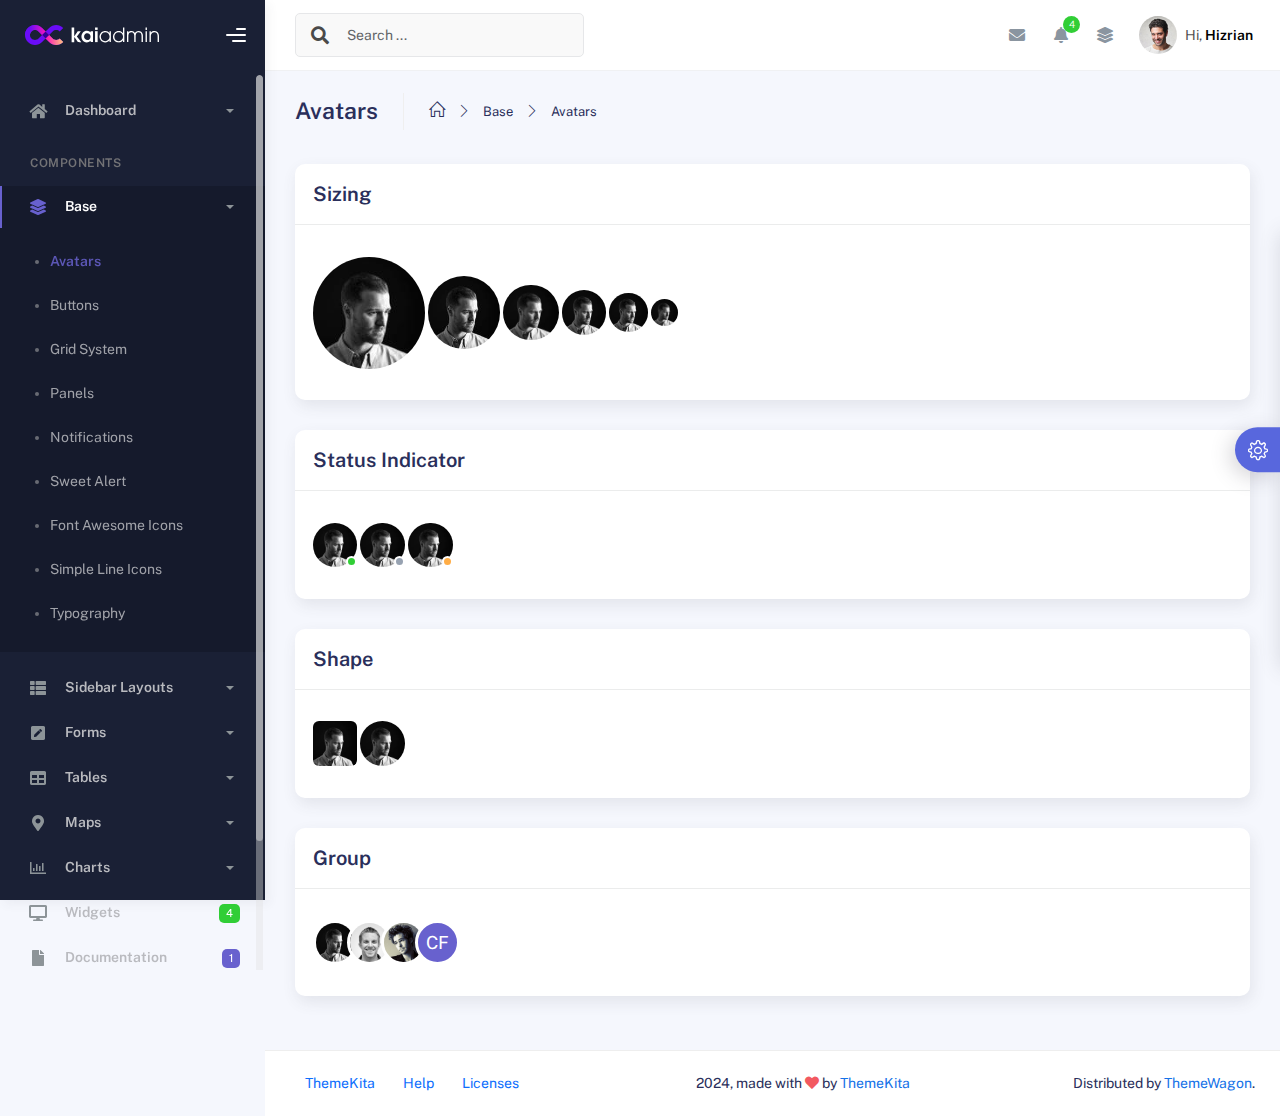
<file: Dashboard/components/avatars.html>
<!DOCTYPE html>
<html lang="en">
<head>
	<meta http-equiv="X-UA-Compatible" content="IE=edge" />
	<title>Avatars - Kaiadmin Bootstrap 5 Admin Dashboard</title>
	<meta content='width=device-width, initial-scale=1.0, shrink-to-fit=no' name='viewport' />
	<link rel="icon" href="../assets/img/kaiadmin/favicon.ico" type="image/x-icon"/>

	<!-- Fonts and icons -->
	<script src="../assets/js/plugin/webfont/webfont.min.js"></script>
	<script>
		WebFont.load({
			google: {"families":["Public Sans:300,400,500,600,700"]},
			custom: {"families":["Font Awesome 5 Solid", "Font Awesome 5 Regular", "Font Awesome 5 Brands", "simple-line-icons"], urls: ['../assets/css/fonts.min.css']},
			active: function() {
				sessionStorage.fonts = true;
			}
		});
	</script>

	<!-- CSS Files -->
	<link rel="stylesheet" href="../assets/css/bootstrap.min.css">
	<link rel="stylesheet" href="../assets/css/plugins.min.css">
	<link rel="stylesheet" href="../assets/css/kaiadmin.min.css">

	<!-- CSS Just for demo purpose, don't include it in your project -->
	<link rel="stylesheet" href="../assets/css/demo.css">
</head>
<body>
	<div class="wrapper">
		<!-- Sidebar -->
		<div class="sidebar" data-background-color="dark">
			<div class="sidebar-logo">
				<!-- Logo Header -->
				<div class="logo-header" data-background-color="dark">

					<a href="../index.html" class="logo">
						<img src="../assets/img/kaiadmin/logo_light.svg" alt="navbar brand" class="navbar-brand" height="20">
					</a>
					<div class="nav-toggle">
						<button class="btn btn-toggle toggle-sidebar">
							<i class="gg-menu-right"></i>
						</button>
						<button class="btn btn-toggle sidenav-toggler">
							<i class="gg-menu-left"></i>
						</button>
					</div>
					<button class="topbar-toggler more">
						<i class="gg-more-vertical-alt"></i>
					</button>
				</div>
				<!-- End Logo Header -->	
			</div>	
			<div class="sidebar-wrapper scrollbar scrollbar-inner">
				<div class="sidebar-content">
					<ul class="nav nav-secondary">
						<li class="nav-item">
							<a data-bs-toggle="collapse" href="#dashboard" class="collapsed" aria-expanded="false">
								<i class="fas fa-home"></i>
								<p>Dashboard</p>
								<span class="caret"></span>
							</a>
							<div class="collapse" id="dashboard">
								<ul class="nav nav-collapse">
									<li>
										<a href="../../demo1/index.html">
											<span class="sub-item">Dashboard 1</span>
										</a>
									</li>
								</ul>
							</div>
						</li>
						<li class="nav-section">
							<span class="sidebar-mini-icon">
								<i class="fa fa-ellipsis-h"></i>
							</span>
							<h4 class="text-section">Components</h4>
						</li>
						<li class="nav-item active submenu">
							<a data-bs-toggle="collapse" href="#base">
								<i class="fas fa-layer-group"></i>
								<p>Base</p>
								<span class="caret"></span>
							</a>
							<div class="collapse show" id="base">
								<ul class="nav nav-collapse">
									<li class="active">
										<a href="../components/avatars.html">
											<span class="sub-item">Avatars</span>
										</a>
									</li>
									<li>
										<a href="../components/buttons.html">
											<span class="sub-item">Buttons</span>
										</a>
									</li>
									<li>
										<a href="../components/gridsystem.html">
											<span class="sub-item">Grid System</span>
										</a>
									</li>
									<li>
										<a href="../components/panels.html">
											<span class="sub-item">Panels</span>
										</a>
									</li>
									<li>
										<a href="../components/notifications.html">
											<span class="sub-item">Notifications</span>
										</a>
									</li>
									<li>
										<a href="../components/sweetalert.html">
											<span class="sub-item">Sweet Alert</span>
										</a>
									</li>
									<li>
										<a href="../components/font-awesome-icons.html">
											<span class="sub-item">Font Awesome Icons</span>
										</a>
									</li>
									<li>
										<a href="../components/simple-line-icons.html">
											<span class="sub-item">Simple Line Icons</span>
										</a>
									</li>
									<li>
										<a href="../components/typography.html">
											<span class="sub-item">Typography</span>
										</a>
									</li>
								</ul>
							</div>
						</li>
						<li class="nav-item">
							<a data-bs-toggle="collapse" href="#sidebarLayouts">
								<i class="fas fa-th-list"></i>
								<p>Sidebar Layouts</p>
								<span class="caret"></span>
							</a>
							<div class="collapse" id="sidebarLayouts">
								<ul class="nav nav-collapse">
									<li>
										<a href="../sidebar-style-2.html">
											<span class="sub-item">Sidebar Style 2</span>
										</a>
									</li>
									<li>
										<a href="../icon-menu.html">
											<span class="sub-item">Icon Menu</span>
										</a>
									</li>
								</ul>
							</div>
						</li>
						<li class="nav-item">
							<a data-bs-toggle="collapse" href="#forms">
								<i class="fas fa-pen-square"></i>
								<p>Forms</p>
								<span class="caret"></span>
							</a>
							<div class="collapse" id="forms">
								<ul class="nav nav-collapse">
									<li>
										<a href="../forms/forms.html">
											<span class="sub-item">Basic Form</span>
										</a>
									</li>
								</ul>
							</div>
						</li>
						<li class="nav-item">
							<a data-bs-toggle="collapse" href="#tables">
								<i class="fas fa-table"></i>
								<p>Tables</p>
								<span class="caret"></span>
							</a>
							<div class="collapse" id="tables">
								<ul class="nav nav-collapse">
									<li>
										<a href="../tables/tables.html">
											<span class="sub-item">Basic Table</span>
										</a>
									</li>
									<li>
										<a href="../tables/datatables.html">
											<span class="sub-item">Datatables</span>
										</a>
									</li>
								</ul>
							</div>
						</li>
						<li class="nav-item">
							<a data-bs-toggle="collapse" href="#maps">
								<i class="fas fa-map-marker-alt"></i>
								<p>Maps</p>
								<span class="caret"></span>
							</a>
							<div class="collapse" id="maps">
								<ul class="nav nav-collapse">
									<li>
										<a href="../maps/googlemaps.html">
											<span class="sub-item">Google Maps</span>
										</a>
									</li>
									<li>
										<a href="../maps/jsvectormap.html">
											<span class="sub-item">Jsvectormap</span>
										</a>
									</li>
								</ul>
							</div>
						</li>
						<li class="nav-item">
							<a data-bs-toggle="collapse" href="#charts">
								<i class="far fa-chart-bar"></i>
								<p>Charts</p>
								<span class="caret"></span>
							</a>
							<div class="collapse" id="charts">
								<ul class="nav nav-collapse">
									<li>
										<a href="../charts/charts.html">
											<span class="sub-item">Chart Js</span>
										</a>
									</li>
									<li>
										<a href="../charts/sparkline.html">
											<span class="sub-item">Sparkline</span>
										</a>
									</li>
								</ul>
							</div>
						</li>
						<li class="nav-item">
							<a href="../widgets.html">
								<i class="fas fa-desktop"></i>
								<p>Widgets</p>
								<span class="badge badge-success">4</span>
							</a>
						</li>
						<li class="nav-item">
							<a href="../../../documentation/index.html">
							  <i class="fas fa-file"></i>
							  <p>Documentation</p>
							  <span class="badge badge-secondary">1</span>
							</a>
						</li>
						<li class="nav-item">
							<a data-bs-toggle="collapse" href="#submenu">
								<i class="fas fa-bars"></i>
								<p>Menu Levels</p>
								<span class="caret"></span>
							</a>
							<div class="collapse" id="submenu">
								<ul class="nav nav-collapse">
									<li>
										<a data-bs-toggle="collapse" href="#subnav1">
											<span class="sub-item">Level 1</span>
											<span class="caret"></span>
										</a>
										<div class="collapse" id="subnav1">
											<ul class="nav nav-collapse subnav">
												<li>
													<a href="#">
														<span class="sub-item">Level 2</span>
													</a>
												</li>
												<li>
													<a href="#">
														<span class="sub-item">Level 2</span>
													</a>
												</li>
											</ul>
										</div>
									</li>
									<li>
										<a data-bs-toggle="collapse" href="#subnav2">
											<span class="sub-item">Level 1</span>
											<span class="caret"></span>
										</a>
										<div class="collapse" id="subnav2">
											<ul class="nav nav-collapse subnav">
												<li>
													<a href="#">
														<span class="sub-item">Level 2</span>
													</a>
												</li>
											</ul>
										</div>
									</li>
									<li>
										<a href="#">
											<span class="sub-item">Level 1</span>
										</a>
									</li>
								</ul>
							</div>
						</li>
					</ul>
				</div>
			</div>
		</div>
		<!-- End Sidebar -->

		<div class="main-panel">
			<div class="main-header">
				<div class="main-header-logo">
					<!-- Logo Header -->
					<div class="logo-header" data-background-color="dark">

						<a href="../index.html" class="logo">
							<img src="../assets/img/kaiadmin/logo_light.svg" alt="navbar brand" class="navbar-brand" height="20">
						</a>
						<div class="nav-toggle">
							<button class="btn btn-toggle toggle-sidebar">
								<i class="gg-menu-right"></i>
							</button>
							<button class="btn btn-toggle sidenav-toggler">
								<i class="gg-menu-left"></i>
							</button>
						</div>
						<button class="topbar-toggler more">
							<i class="gg-more-vertical-alt"></i>
						</button>

					</div>
					<!-- End Logo Header -->
				</div>
				<!-- Navbar Header -->
				<nav class="navbar navbar-header navbar-header-transparent navbar-expand-lg border-bottom">

					<div class="container-fluid">
						<nav class="navbar navbar-header-left navbar-expand-lg navbar-form nav-search p-0 d-none d-lg-flex">
							<div class="input-group">
								<div class="input-group-prepend">
									<button type="submit" class="btn btn-search pe-1">
										<i class="fa fa-search search-icon"></i>
									</button>
								</div>
								<input type="text" placeholder="Search ..." class="form-control">
							</div>
						</nav>

						<ul class="navbar-nav topbar-nav ms-md-auto align-items-center">
							<li class="nav-item topbar-icon dropdown hidden-caret d-flex d-lg-none">
								<a class="nav-link dropdown-toggle" data-bs-toggle="dropdown" href="#" role="button" aria-expanded="false" aria-haspopup="true">
									<i class="fa fa-search"></i>
								</a>
								<ul class="dropdown-menu dropdown-search animated fadeIn">
									<form class="navbar-left navbar-form nav-search">
										<div class="input-group">
											<input type="text" placeholder="Search ..." class="form-control">
										</div>
									</form>
								</ul>
							</li>
							<li class="nav-item topbar-icon dropdown hidden-caret">
								<a class="nav-link dropdown-toggle" href="#" id="messageDropdown" role="button" data-bs-toggle="dropdown" aria-haspopup="true" aria-expanded="false">
									<i class="fa fa-envelope"></i>
								</a>
								<ul class="dropdown-menu messages-notif-box animated fadeIn" aria-labelledby="messageDropdown">
									<li>
										<div class="dropdown-title d-flex justify-content-between align-items-center">
											Messages 									
											<a href="#" class="small">Mark all as read</a>
										</div>
									</li>
									<li>
										<div class="message-notif-scroll scrollbar-outer">
											<div class="notif-center">
												<a href="#">
													<div class="notif-img"> 
														<img src="../assets/img/jm_denis.jpg" alt="Img Profile">
													</div>
													<div class="notif-content">
														<span class="subject">Jimmy Denis</span>
														<span class="block">
															How are you ?
														</span>
														<span class="time">5 minutes ago</span> 
													</div>
												</a>
												<a href="#">
													<div class="notif-img"> 
														<img src="../assets/img/chadengle.jpg" alt="Img Profile">
													</div>
													<div class="notif-content">
														<span class="subject">Chad</span>
														<span class="block">
															Ok, Thanks !
														</span>
														<span class="time">12 minutes ago</span> 
													</div>
												</a>
												<a href="#">
													<div class="notif-img"> 
														<img src="../assets/img/mlane.jpg" alt="Img Profile">
													</div>
													<div class="notif-content">
														<span class="subject">Jhon Doe</span>
														<span class="block">
															Ready for the meeting today...
														</span>
														<span class="time">12 minutes ago</span> 
													</div>
												</a>
												<a href="#">
													<div class="notif-img"> 
														<img src="../assets/img/talha.jpg" alt="Img Profile">
													</div>
													<div class="notif-content">
														<span class="subject">Talha</span>
														<span class="block">
															Hi, Apa Kabar ?
														</span>
														<span class="time">17 minutes ago</span> 
													</div>
												</a>
											</div>
										</div>
									</li>
									<li>
										<a class="see-all" href="javascript:void(0);">See all messages<i class="fa fa-angle-right"></i> </a>
									</li>
								</ul>
							</li>
							<li class="nav-item topbar-icon dropdown hidden-caret">
								<a class="nav-link dropdown-toggle" href="#" id="notifDropdown" role="button" data-bs-toggle="dropdown" aria-haspopup="true" aria-expanded="false">
									<i class="fa fa-bell"></i>
									<span class="notification">4</span>
								</a>
								<ul class="dropdown-menu notif-box animated fadeIn" aria-labelledby="notifDropdown">
									<li>
										<div class="dropdown-title">You have 4 new notification</div>
									</li>
									<li>
										<div class="notif-scroll scrollbar-outer">
											<div class="notif-center">
												<a href="#">
													<div class="notif-icon notif-primary"> <i class="fa fa-user-plus"></i> </div>
													<div class="notif-content">
														<span class="block">
															New user registered
														</span>
														<span class="time">5 minutes ago</span> 
													</div>
												</a>
												<a href="#">
													<div class="notif-icon notif-success"> <i class="fa fa-comment"></i> </div>
													<div class="notif-content">
														<span class="block">
															Rahmad commented on Admin
														</span>
														<span class="time">12 minutes ago</span> 
													</div>
												</a>
												<a href="#">
													<div class="notif-img"> 
														<img src="../assets/img/profile2.jpg" alt="Img Profile">
													</div>
													<div class="notif-content">
														<span class="block">
															Reza send messages to you
														</span>
														<span class="time">12 minutes ago</span> 
													</div>
												</a>
												<a href="#">
													<div class="notif-icon notif-danger"> <i class="fa fa-heart"></i> </div>
													<div class="notif-content">
														<span class="block">
															Farrah liked Admin
														</span>
														<span class="time">17 minutes ago</span> 
													</div>
												</a>
											</div>
										</div>
									</li>
									<li>
										<a class="see-all" href="javascript:void(0);">See all notifications<i class="fa fa-angle-right"></i> </a>
									</li>
								</ul>
							</li>
							<li class="nav-item topbar-icon dropdown hidden-caret">
								<a class="nav-link" data-bs-toggle="dropdown" href="#" aria-expanded="false">
									<i class="fas fa-layer-group"></i>
								</a>
								<div class="dropdown-menu quick-actions animated fadeIn">
									<div class="quick-actions-header">
										<span class="title mb-1">Quick Actions</span>
										<span class="subtitle op-7">Shortcuts</span>
									</div>
									<div class="quick-actions-scroll scrollbar-outer">
										<div class="quick-actions-items">
											<div class="row m-0">
												<a class="col-6 col-md-4 p-0" href="#">
													<div class="quick-actions-item">
														<div class="avatar-item bg-danger rounded-circle">
															<i class="far fa-calendar-alt"></i>
														</div>
														<span class="text">Calendar</span>
													</div>
												</a>
												<a class="col-6 col-md-4 p-0" href="#">
													<div class="quick-actions-item">
														<div class="avatar-item bg-warning rounded-circle">
															<i class="fas fa-map"></i>
														</div>
														<span class="text">Maps</span>
													</div>
												</a>
												<a class="col-6 col-md-4 p-0" href="#">
													<div class="quick-actions-item">
														<div class="avatar-item bg-info rounded-circle">
															<i class="fas fa-file-excel"></i>
														</div>
														<span class="text">Reports</span>
													</div>
												</a>
												<a class="col-6 col-md-4 p-0" href="#">
													<div class="quick-actions-item">
														<div class="avatar-item bg-success rounded-circle">
															<i class="fas fa-envelope"></i>
														</div>
														<span class="text">Emails</span>
													</div>
												</a>
												<a class="col-6 col-md-4 p-0" href="#">
													<div class="quick-actions-item">
														<div class="avatar-item bg-primary rounded-circle">
															<i class="fas fa-file-invoice-dollar"></i>
														</div>
														<span class="text">Invoice</span>
													</div>
												</a>
												<a class="col-6 col-md-4 p-0" href="#">
													<div class="quick-actions-item">
														<div class="avatar-item bg-secondary rounded-circle">
															<i class="fas fa-credit-card"></i>
														</div>
														<span class="text">Payments</span>
													</div>
												</a>
											</div>
										</div>
									</div>
								</div>
							</li>
							
							<li class="nav-item topbar-user dropdown hidden-caret">
								<a class="dropdown-toggle profile-pic" data-bs-toggle="dropdown" href="#" aria-expanded="false">
									<div class="avatar-sm">
										<img src="../assets/img/profile.jpg" alt="..." class="avatar-img rounded-circle">
									</div>
									<span class="profile-username">
										<span class="op-7">Hi,</span> <span class="fw-bold">Hizrian</span>
									</span>
								</a>
								<ul class="dropdown-menu dropdown-user animated fadeIn">
									<div class="dropdown-user-scroll scrollbar-outer">
										<li>
											<div class="user-box">
												<div class="avatar-lg"><img src="../assets/img/profile.jpg" alt="image profile" class="avatar-img rounded"></div>
												<div class="u-text">
													<h4>Hizrian</h4>
													<p class="text-muted">hello@example.com</p><a href="profile.html" class="btn btn-xs btn-secondary btn-sm">View Profile</a>
												</div>
											</div>
										</li>
										<li>
											<div class="dropdown-divider"></div>
											<a class="dropdown-item" href="#">My Profile</a>
											<a class="dropdown-item" href="#">My Balance</a>
											<a class="dropdown-item" href="#">Inbox</a>
											<div class="dropdown-divider"></div>
											<a class="dropdown-item" href="#">Account Setting</a>
											<div class="dropdown-divider"></div>
											<a class="dropdown-item" href="#">Logout</a>
										</li>
									</div>
								</ul>
							</li>
						</ul>
					</div>
				</nav>
				<!-- End Navbar -->
			</div>
			
			<div class="container">
				<div class="page-inner">
					<div class="page-header">
						<h3 class="fw-bold mb-3">Avatars</h3>
						<ul class="breadcrumbs mb-3">
							<li class="nav-home">
								<a href="#">
									<i class="icon-home"></i>
								</a>
							</li>
							<li class="separator">
								<i class="icon-arrow-right"></i>
							</li>
							<li class="nav-item">
								<a href="#">Base</a>
							</li>
							<li class="separator">
								<i class="icon-arrow-right"></i>
							</li>
							<li class="nav-item">
								<a href="#">Avatars</a>
							</li>
						</ul>
					</div>
					<div class="row">
						<div class="col-md-12">
							<div class="card">
								<div class="card-header">
									<h4 class="card-title">Sizing</h4>

								</div>
								<div class="card-body">
									<p class="demo">
										<div class="avatar avatar-xxl">
											<img src="../assets/img/jm_denis.jpg" alt="..." class="avatar-img rounded-circle">
										</div>

										<div class="avatar avatar-xl">
											<img src="../assets/img/jm_denis.jpg" alt="..." class="avatar-img rounded-circle">
										</div>

										<div class="avatar avatar-lg">
											<img src="../assets/img/jm_denis.jpg" alt="..." class="avatar-img rounded-circle">
										</div>

										<div class="avatar">
											<img src="../assets/img/jm_denis.jpg" alt="..." class="avatar-img rounded-circle">
										</div>

										<div class="avatar avatar-sm">
											<img src="../assets/img/jm_denis.jpg" alt="..." class="avatar-img rounded-circle">
										</div>

										<div class="avatar avatar-xs">
											<img src="../assets/img/jm_denis.jpg" alt="..." class="avatar-img rounded-circle">
										</div>
									</p>
								</div>
							</div>
						</div>
						<div class="col-md-12">
							<div class="card">
								<div class="card-header">
									<h4 class="card-title">Status Indicator</h4>

								</div>
								<div class="card-body">
									<p class="demo">
										<div class="avatar avatar-online">
											<img src="../assets/img/jm_denis.jpg" alt="..." class="avatar-img rounded-circle">
										</div>

										<div class="avatar avatar-offline">
											<img src="../assets/img/jm_denis.jpg" alt="..." class="avatar-img rounded-circle">
										</div>

										<div class="avatar avatar-away">
											<img src="../assets/img/jm_denis.jpg" alt="..." class="avatar-img rounded-circle">
										</div>
									</p>
								</div>
							</div>
						</div>
						<div class="col-md-12">
							<div class="card">
								<div class="card-header">
									<h4 class="card-title">Shape</h4>

								</div>
								<div class="card-body">
									<p class="demo">
										<div class="avatar">
											<img src="../assets/img/jm_denis.jpg" alt="..." class="avatar-img rounded">
										</div>

										<div class="avatar">
											<img src="../assets/img/jm_denis.jpg" alt="..." class="avatar-img rounded-circle">
										</div>
									</p>
								</div>
							</div>
						</div>
						<div class="col-md-12">
							<div class="card">
								<div class="card-header">
									<h4 class="card-title">Group</h4>

								</div>
								<div class="card-body">
									<p class="demo">
										<div class="avatar-group">
											<div class="avatar">
												<img src="../assets/img/jm_denis.jpg" alt="..." class="avatar-img rounded-circle border border-white">
											</div>
											<div class="avatar">
												<img src="../assets/img/chadengle.jpg" alt="..." class="avatar-img rounded-circle border border-white">
											</div>
											<div class="avatar">
												<img src="../assets/img/mlane.jpg" alt="..." class="avatar-img rounded-circle border border-white">
											</div>
											<div class="avatar">
												<span class="avatar-title rounded-circle border border-white">CF</span>
											</div>
										</div>
									</p>
								</div>
							</div>
						</div>
					</div>
				</div>
			</div>
			
			<footer class="footer">
				<div class="container-fluid d-flex justify-content-between">
					<nav class="pull-left">
						<ul class="nav">
							<li class="nav-item">
								<a class="nav-link" href="http://www.themekita.com">
									ThemeKita
								</a>
							</li>
							<li class="nav-item">
								<a class="nav-link" href="#"> Help </a>
							</li>
							<li class="nav-item">
								<a class="nav-link" href="#"> Licenses </a>
							</li>
						</ul>
					</nav>
					<div class="copyright">
						2024, made with <i class="fa fa-heart heart text-danger"></i> by
						<a href="http://www.themekita.com">ThemeKita</a>
					</div>
					<div>
						Distributed by
						<a target="_blank" href="https://themewagon.com/">ThemeWagon</a>.
					</div>
				</div>
			</footer>
		</div>
		
		<!-- Custom template | don't include it in your project! -->
		<div class="custom-template">
			<div class="title">Settings</div>
			<div class="custom-content">
				<div class="switcher">
					<div class="switch-block">
						<h4>Logo Header</h4>
						<div class="btnSwitch">
							<button type="button" class=" selected changeLogoHeaderColor" data-color="dark"></button>
							<button type="button" class="selected changeLogoHeaderColor" data-color="blue"></button>
							<button type="button" class="changeLogoHeaderColor" data-color="purple"></button>
							<button type="button" class="changeLogoHeaderColor" data-color="light-blue"></button>
							<button type="button" class="changeLogoHeaderColor" data-color="green"></button>
							<button type="button" class="changeLogoHeaderColor" data-color="orange"></button>
							<button type="button" class="changeLogoHeaderColor" data-color="red"></button>
							<button type="button" class="changeLogoHeaderColor" data-color="white"></button>
							<br/>
							<button type="button" class="changeLogoHeaderColor" data-color="dark2"></button>
							<button type="button" class="changeLogoHeaderColor" data-color="blue2"></button>
							<button type="button" class="changeLogoHeaderColor" data-color="purple2"></button>
							<button type="button" class="changeLogoHeaderColor" data-color="light-blue2"></button>
							<button type="button" class="changeLogoHeaderColor" data-color="green2"></button>
							<button type="button" class="changeLogoHeaderColor" data-color="orange2"></button>
							<button type="button" class="changeLogoHeaderColor" data-color="red2"></button>
						</div>
					</div>
					<div class="switch-block">
						<h4>Navbar Header</h4>
						<div class="btnSwitch">
							<button type="button" class="changeTopBarColor" data-color="dark"></button>
							<button type="button" class="changeTopBarColor" data-color="blue"></button>
							<button type="button" class="changeTopBarColor" data-color="purple"></button>
							<button type="button" class="changeTopBarColor" data-color="light-blue"></button>
							<button type="button" class="changeTopBarColor" data-color="green"></button>
							<button type="button" class="changeTopBarColor" data-color="orange"></button>
							<button type="button" class="changeTopBarColor" data-color="red"></button>
							<button type="button" class="changeTopBarColor" data-color="white"></button>
							<br/>
							<button type="button" class="changeTopBarColor" data-color="dark2"></button>
							<button type="button" class="selected changeTopBarColor" data-color="blue2"></button>
							<button type="button" class="changeTopBarColor" data-color="purple2"></button>
							<button type="button" class="changeTopBarColor" data-color="light-blue2"></button>
							<button type="button" class="changeTopBarColor" data-color="green2"></button>
							<button type="button" class="changeTopBarColor" data-color="orange2"></button>
							<button type="button" class="changeTopBarColor" data-color="red2"></button>
						</div>
					</div>
					<div class="switch-block">
						<h4>Sidebar</h4>
						<div class="btnSwitch">
							<button type="button" class="selected changeSideBarColor" data-color="white"></button>
							<button type="button" class="changeSideBarColor" data-color="dark"></button>
							<button type="button" class="changeSideBarColor" data-color="dark2"></button>
						</div>
					</div>
				</div>
			</div>
			<div class="custom-toggle">
				<i class="icon-settings"></i>
			</div>
		</div>
		<!-- End Custom template -->
	</div>
	<!--   Core JS Files   -->
	<script src="../assets/js/core/jquery-3.7.1.min.js"></script>
	<script src="../assets/js/core/popper.min.js"></script>
	<script src="../assets/js/core/bootstrap.min.js"></script>
	
	<!-- jQuery Scrollbar -->
	<script src="../assets/js/plugin/jquery-scrollbar/jquery.scrollbar.min.js"></script>
	<!-- Moment JS -->
	<script src="../assets/js/plugin/moment/moment.min.js"></script>

	<!-- Chart JS -->
	<script src="../assets/js/plugin/chart.js/chart.min.js"></script>

	<!-- jQuery Sparkline -->
	<script src="../assets/js/plugin/jquery.sparkline/jquery.sparkline.min.js"></script>

	<!-- Chart Circle -->
	<script src="../assets/js/plugin/chart-circle/circles.min.js"></script>

	<!-- Datatables -->
	<script src="../assets/js/plugin/datatables/datatables.min.js"></script>

	<!-- Bootstrap Notify -->
	<script src="../assets/js/plugin/bootstrap-notify/bootstrap-notify.min.js"></script>

	<!-- jQuery Vector Maps -->
	<script src="../assets/js/plugin/jsvectormap/jsvectormap.min.js"></script>
	<script src="../assets/js/plugin/jsvectormap/world.js"></script>

	<!-- Sweet Alert -->
	<script src="../assets/js/plugin/sweetalert/sweetalert.min.js"></script>

	<!-- Kaiadmin JS -->
	<script src="../assets/js/kaiadmin.min.js"></script>

	<!-- Kaiadmin DEMO methods, don't include it in your project! -->
	<script src="../assets/js/setting-demo2.js"></script>
</body>
</html>
</file>
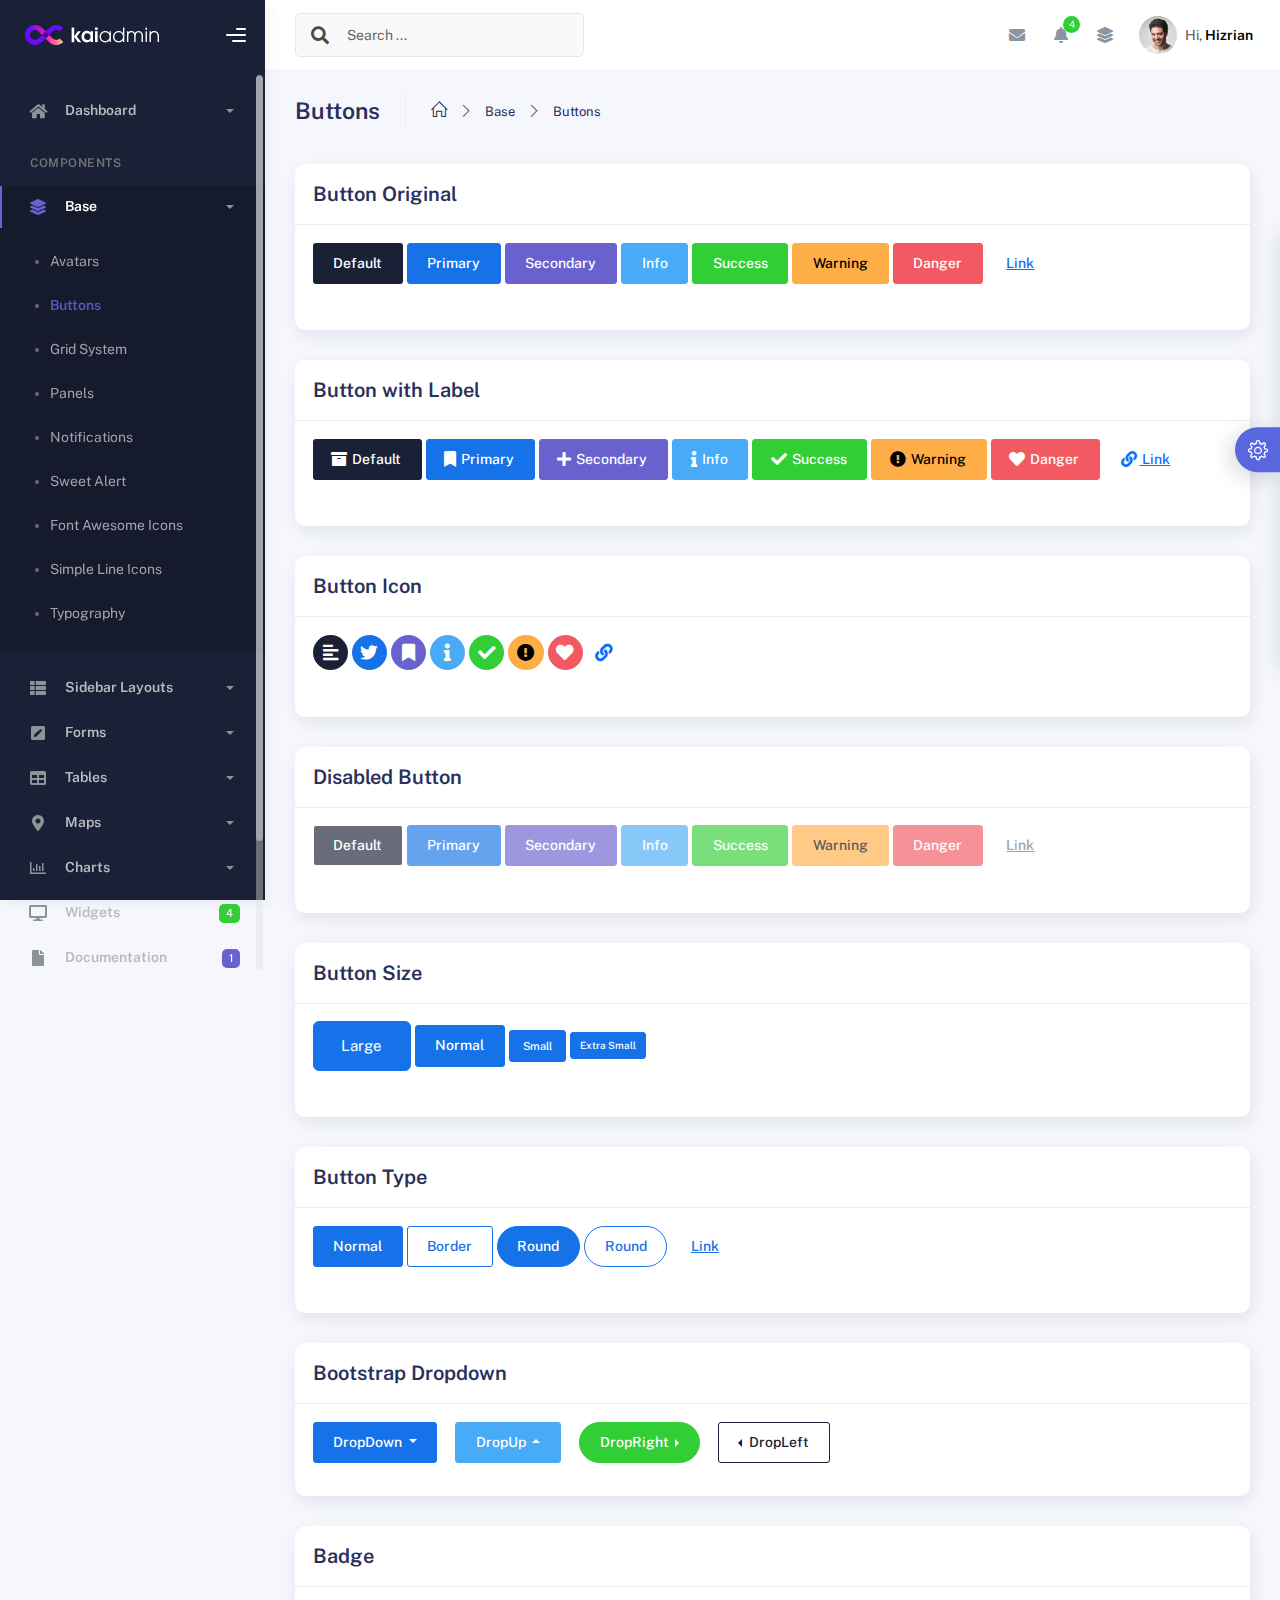
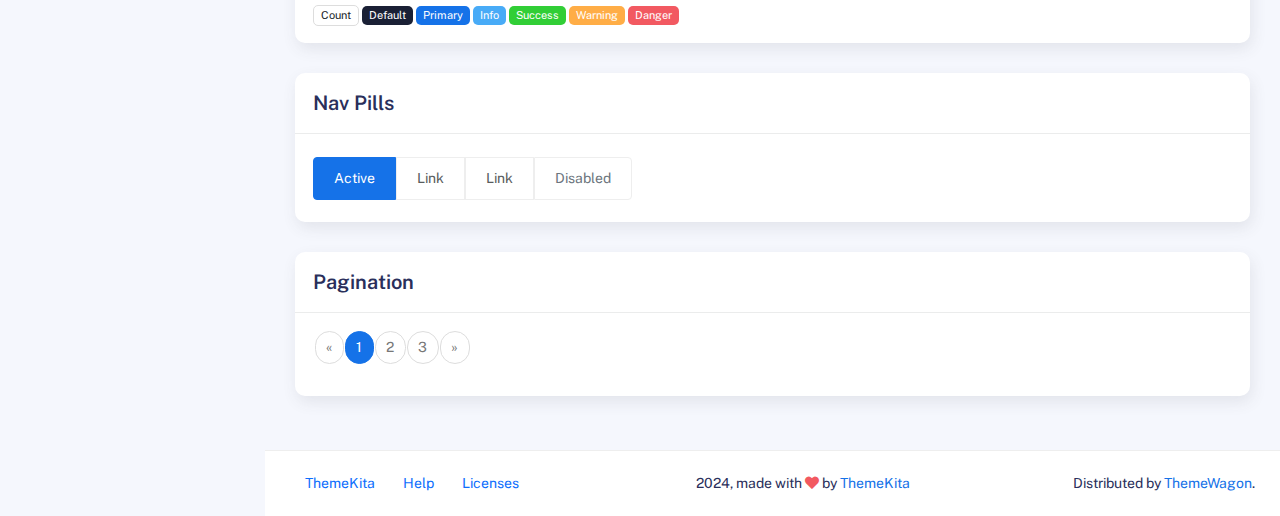
<file: Dashboard/components/buttons.html>
<!DOCTYPE html>
<html lang="en">
  <head>
    <meta http-equiv="X-UA-Compatible" content="IE=edge" />
    <title>Buttons - Kaiadmin Bootstrap 5 Admin Dashboard</title>
    <meta
      content="width=device-width, initial-scale=1.0, shrink-to-fit=no"
      name="viewport"
    />
    <link
      rel="icon"
      href="../assets/img/kaiadmin/favicon.ico"
      type="image/x-icon"
    />

    <!-- Fonts and icons -->
    <script src="../assets/js/plugin/webfont/webfont.min.js"></script>
    <script>
      WebFont.load({
        google: { families: ["Public Sans:300,400,500,600,700"] },
        custom: {
          families: [
            "Font Awesome 5 Solid",
            "Font Awesome 5 Regular",
            "Font Awesome 5 Brands",
            "simple-line-icons",
          ],
          urls: ["../assets/css/fonts.min.css"],
        },
        active: function () {
          sessionStorage.fonts = true;
        },
      });
    </script>

    <!-- CSS Files -->
    <link rel="stylesheet" href="../assets/css/bootstrap.min.css" />
    <link rel="stylesheet" href="../assets/css/plugins.min.css" />
    <link rel="stylesheet" href="../assets/css/kaiadmin.min.css" />

    <!-- CSS Just for demo purpose, don't include it in your project -->
    <link rel="stylesheet" href="../assets/css/demo.css" />
  </head>
  <body>
    <div class="wrapper">
      <!-- Sidebar -->
      <div class="sidebar" data-background-color="dark">
        <div class="sidebar-logo">
          <!-- Logo Header -->
          <div class="logo-header" data-background-color="dark">
            <a href="../index.html" class="logo">
              <img
                src="../assets/img/kaiadmin/logo_light.svg"
                alt="navbar brand"
                class="navbar-brand"
                height="20"
              />
            </a>
            <div class="nav-toggle">
              <button class="btn btn-toggle toggle-sidebar">
                <i class="gg-menu-right"></i>
              </button>
              <button class="btn btn-toggle sidenav-toggler">
                <i class="gg-menu-left"></i>
              </button>
            </div>
            <button class="topbar-toggler more">
              <i class="gg-more-vertical-alt"></i>
            </button>
          </div>
          <!-- End Logo Header -->
        </div>
        <div class="sidebar-wrapper scrollbar scrollbar-inner">
          <div class="sidebar-content">
            <ul class="nav nav-secondary">
              <li class="nav-item">
                <a
                  data-bs-toggle="collapse"
                  href="#dashboard"
                  class="collapsed"
                  aria-expanded="false"
                >
                  <i class="fas fa-home"></i>
                  <p>Dashboard</p>
                  <span class="caret"></span>
                </a>
                <div class="collapse" id="dashboard">
                  <ul class="nav nav-collapse">
                    <li>
                      <a href="../../demo1/index.html">
                        <span class="sub-item">Dashboard 1</span>
                      </a>
                    </li>
                  </ul>
                </div>
              </li>
              <li class="nav-section">
                <span class="sidebar-mini-icon">
                  <i class="fa fa-ellipsis-h"></i>
                </span>
                <h4 class="text-section">Components</h4>
              </li>
              <li class="nav-item active submenu">
                <a data-bs-toggle="collapse" href="#base">
                  <i class="fas fa-layer-group"></i>
                  <p>Base</p>
                  <span class="caret"></span>
                </a>
                <div class="collapse show" id="base">
                  <ul class="nav nav-collapse">
                    <li>
                      <a href="../components/avatars.html">
                        <span class="sub-item">Avatars</span>
                      </a>
                    </li>
                    <li class="active">
                      <a href="../components/buttons.html">
                        <span class="sub-item">Buttons</span>
                      </a>
                    </li>
                    <li>
                      <a href="../components/gridsystem.html">
                        <span class="sub-item">Grid System</span>
                      </a>
                    </li>
                    <li>
                      <a href="../components/panels.html">
                        <span class="sub-item">Panels</span>
                      </a>
                    </li>
                    <li>
                      <a href="../components/notifications.html">
                        <span class="sub-item">Notifications</span>
                      </a>
                    </li>
                    <li>
                      <a href="../components/sweetalert.html">
                        <span class="sub-item">Sweet Alert</span>
                      </a>
                    </li>
                    <li>
                      <a href="../components/font-awesome-icons.html">
                        <span class="sub-item">Font Awesome Icons</span>
                      </a>
                    </li>
                    <li>
                      <a href="../components/simple-line-icons.html">
                        <span class="sub-item">Simple Line Icons</span>
                      </a>
                    </li>
                    <li>
                      <a href="../components/typography.html">
                        <span class="sub-item">Typography</span>
                      </a>
                    </li>
                  </ul>
                </div>
              </li>
              <li class="nav-item">
                <a data-bs-toggle="collapse" href="#sidebarLayouts">
                  <i class="fas fa-th-list"></i>
                  <p>Sidebar Layouts</p>
                  <span class="caret"></span>
                </a>
                <div class="collapse" id="sidebarLayouts">
                  <ul class="nav nav-collapse">
                    <li>
                      <a href="../sidebar-style-2.html">
                        <span class="sub-item">Sidebar Style 2</span>
                      </a>
                    </li>
                    <li>
                      <a href="../icon-menu.html">
                        <span class="sub-item">Icon Menu</span>
                      </a>
                    </li>
                  </ul>
                </div>
              </li>
              <li class="nav-item">
                <a data-bs-toggle="collapse" href="#forms">
                  <i class="fas fa-pen-square"></i>
                  <p>Forms</p>
                  <span class="caret"></span>
                </a>
                <div class="collapse" id="forms">
                  <ul class="nav nav-collapse">
                    <li>
                      <a href="../forms/forms.html">
                        <span class="sub-item">Basic Form</span>
                      </a>
                    </li>
                  </ul>
                </div>
              </li>
              <li class="nav-item">
                <a data-bs-toggle="collapse" href="#tables">
                  <i class="fas fa-table"></i>
                  <p>Tables</p>
                  <span class="caret"></span>
                </a>
                <div class="collapse" id="tables">
                  <ul class="nav nav-collapse">
                    <li>
                      <a href="../tables/tables.html">
                        <span class="sub-item">Basic Table</span>
                      </a>
                    </li>
                    <li>
                      <a href="../tables/datatables.html">
                        <span class="sub-item">Datatables</span>
                      </a>
                    </li>
                  </ul>
                </div>
              </li>
              <li class="nav-item">
                <a data-bs-toggle="collapse" href="#maps">
                  <i class="fas fa-map-marker-alt"></i>
                  <p>Maps</p>
                  <span class="caret"></span>
                </a>
                <div class="collapse" id="maps">
                  <ul class="nav nav-collapse">
                    <li>
                      <a href="../maps/googlemaps.html">
                        <span class="sub-item">Google Maps</span>
                      </a>
                    </li>
                    <li>
                      <a href="../maps/jsvectormap.html">
                        <span class="sub-item">Jsvectormap</span>
                      </a>
                    </li>
                  </ul>
                </div>
              </li>
              <li class="nav-item">
                <a data-bs-toggle="collapse" href="#charts">
                  <i class="far fa-chart-bar"></i>
                  <p>Charts</p>
                  <span class="caret"></span>
                </a>
                <div class="collapse" id="charts">
                  <ul class="nav nav-collapse">
                    <li>
                      <a href="../charts/charts.html">
                        <span class="sub-item">Chart Js</span>
                      </a>
                    </li>
                    <li>
                      <a href="../charts/sparkline.html">
                        <span class="sub-item">Sparkline</span>
                      </a>
                    </li>
                  </ul>
                </div>
              </li>
              <li class="nav-item">
                <a href="../widgets.html">
                  <i class="fas fa-desktop"></i>
                  <p>Widgets</p>
                  <span class="badge badge-success">4</span>
                </a>
              </li>
              <li class="nav-item">
                <a href="../../../documentation/index.html">
                  <i class="fas fa-file"></i>
                  <p>Documentation</p>
                  <span class="badge badge-secondary">1</span>
                </a>
              </li>
              <li class="nav-item">
                <a data-bs-toggle="collapse" href="#submenu">
                  <i class="fas fa-bars"></i>
                  <p>Menu Levels</p>
                  <span class="caret"></span>
                </a>
                <div class="collapse" id="submenu">
                  <ul class="nav nav-collapse">
                    <li>
                      <a data-bs-toggle="collapse" href="#subnav1">
                        <span class="sub-item">Level 1</span>
                        <span class="caret"></span>
                      </a>
                      <div class="collapse" id="subnav1">
                        <ul class="nav nav-collapse subnav">
                          <li>
                            <a href="#">
                              <span class="sub-item">Level 2</span>
                            </a>
                          </li>
                          <li>
                            <a href="#">
                              <span class="sub-item">Level 2</span>
                            </a>
                          </li>
                        </ul>
                      </div>
                    </li>
                    <li>
                      <a data-bs-toggle="collapse" href="#subnav2">
                        <span class="sub-item">Level 1</span>
                        <span class="caret"></span>
                      </a>
                      <div class="collapse" id="subnav2">
                        <ul class="nav nav-collapse subnav">
                          <li>
                            <a href="#">
                              <span class="sub-item">Level 2</span>
                            </a>
                          </li>
                        </ul>
                      </div>
                    </li>
                    <li>
                      <a href="#">
                        <span class="sub-item">Level 1</span>
                      </a>
                    </li>
                  </ul>
                </div>
              </li>
            </ul>
          </div>
        </div>
      </div>
      <!-- End Sidebar -->

      <div class="main-panel">
        <div class="main-header">
          <div class="main-header-logo">
            <!-- Logo Header -->
            <div class="logo-header" data-background-color="dark">
              <a href="../index.html" class="logo">
                <img
                  src="../assets/img/kaiadmin/logo_light.svg"
                  alt="navbar brand"
                  class="navbar-brand"
                  height="20"
                />
              </a>
              <div class="nav-toggle">
                <button class="btn btn-toggle toggle-sidebar">
                  <i class="gg-menu-right"></i>
                </button>
                <button class="btn btn-toggle sidenav-toggler">
                  <i class="gg-menu-left"></i>
                </button>
              </div>
              <button class="topbar-toggler more">
                <i class="gg-more-vertical-alt"></i>
              </button>
            </div>
            <!-- End Logo Header -->
          </div>
          <!-- Navbar Header -->
          <nav
            class="navbar navbar-header navbar-header-transparent navbar-expand-lg border-bottom"
          >
            <div class="container-fluid">
              <nav
                class="navbar navbar-header-left navbar-expand-lg navbar-form nav-search p-0 d-none d-lg-flex"
              >
                <div class="input-group">
                  <div class="input-group-prepend">
                    <button type="submit" class="btn btn-search pe-1">
                      <i class="fa fa-search search-icon"></i>
                    </button>
                  </div>
                  <input
                    type="text"
                    placeholder="Search ..."
                    class="form-control"
                  />
                </div>
              </nav>

              <ul class="navbar-nav topbar-nav ms-md-auto align-items-center">
                <li
                  class="nav-item topbar-icon dropdown hidden-caret d-flex d-lg-none"
                >
                  <a
                    class="nav-link dropdown-toggle"
                    data-bs-toggle="dropdown"
                    href="#"
                    role="button"
                    aria-expanded="false"
                    aria-haspopup="true"
                  >
                    <i class="fa fa-search"></i>
                  </a>
                  <ul class="dropdown-menu dropdown-search animated fadeIn">
                    <form class="navbar-left navbar-form nav-search">
                      <div class="input-group">
                        <input
                          type="text"
                          placeholder="Search ..."
                          class="form-control"
                        />
                      </div>
                    </form>
                  </ul>
                </li>
                <li class="nav-item topbar-icon dropdown hidden-caret">
                  <a
                    class="nav-link dropdown-toggle"
                    href="#"
                    id="messageDropdown"
                    role="button"
                    data-bs-toggle="dropdown"
                    aria-haspopup="true"
                    aria-expanded="false"
                  >
                    <i class="fa fa-envelope"></i>
                  </a>
                  <ul
                    class="dropdown-menu messages-notif-box animated fadeIn"
                    aria-labelledby="messageDropdown"
                  >
                    <li>
                      <div
                        class="dropdown-title d-flex justify-content-between align-items-center"
                      >
                        Messages
                        <a href="#" class="small">Mark all as read</a>
                      </div>
                    </li>
                    <li>
                      <div class="message-notif-scroll scrollbar-outer">
                        <div class="notif-center">
                          <a href="#">
                            <div class="notif-img">
                              <img
                                src="../assets/img/jm_denis.jpg"
                                alt="Img Profile"
                              />
                            </div>
                            <div class="notif-content">
                              <span class="subject">Jimmy Denis</span>
                              <span class="block"> How are you ? </span>
                              <span class="time">5 minutes ago</span>
                            </div>
                          </a>
                          <a href="#">
                            <div class="notif-img">
                              <img
                                src="../assets/img/chadengle.jpg"
                                alt="Img Profile"
                              />
                            </div>
                            <div class="notif-content">
                              <span class="subject">Chad</span>
                              <span class="block"> Ok, Thanks ! </span>
                              <span class="time">12 minutes ago</span>
                            </div>
                          </a>
                          <a href="#">
                            <div class="notif-img">
                              <img
                                src="../assets/img/mlane.jpg"
                                alt="Img Profile"
                              />
                            </div>
                            <div class="notif-content">
                              <span class="subject">Jhon Doe</span>
                              <span class="block">
                                Ready for the meeting today...
                              </span>
                              <span class="time">12 minutes ago</span>
                            </div>
                          </a>
                          <a href="#">
                            <div class="notif-img">
                              <img
                                src="../assets/img/talha.jpg"
                                alt="Img Profile"
                              />
                            </div>
                            <div class="notif-content">
                              <span class="subject">Talha</span>
                              <span class="block"> Hi, Apa Kabar ? </span>
                              <span class="time">17 minutes ago</span>
                            </div>
                          </a>
                        </div>
                      </div>
                    </li>
                    <li>
                      <a class="see-all" href="javascript:void(0);"
                        >See all messages<i class="fa fa-angle-right"></i>
                      </a>
                    </li>
                  </ul>
                </li>
                <li class="nav-item topbar-icon dropdown hidden-caret">
                  <a
                    class="nav-link dropdown-toggle"
                    href="#"
                    id="notifDropdown"
                    role="button"
                    data-bs-toggle="dropdown"
                    aria-haspopup="true"
                    aria-expanded="false"
                  >
                    <i class="fa fa-bell"></i>
                    <span class="notification">4</span>
                  </a>
                  <ul
                    class="dropdown-menu notif-box animated fadeIn"
                    aria-labelledby="notifDropdown"
                  >
                    <li>
                      <div class="dropdown-title">
                        You have 4 new notification
                      </div>
                    </li>
                    <li>
                      <div class="notif-scroll scrollbar-outer">
                        <div class="notif-center">
                          <a href="#">
                            <div class="notif-icon notif-primary">
                              <i class="fa fa-user-plus"></i>
                            </div>
                            <div class="notif-content">
                              <span class="block"> New user registered </span>
                              <span class="time">5 minutes ago</span>
                            </div>
                          </a>
                          <a href="#">
                            <div class="notif-icon notif-success">
                              <i class="fa fa-comment"></i>
                            </div>
                            <div class="notif-content">
                              <span class="block">
                                Rahmad commented on Admin
                              </span>
                              <span class="time">12 minutes ago</span>
                            </div>
                          </a>
                          <a href="#">
                            <div class="notif-img">
                              <img
                                src="../assets/img/profile2.jpg"
                                alt="Img Profile"
                              />
                            </div>
                            <div class="notif-content">
                              <span class="block">
                                Reza send messages to you
                              </span>
                              <span class="time">12 minutes ago</span>
                            </div>
                          </a>
                          <a href="#">
                            <div class="notif-icon notif-danger">
                              <i class="fa fa-heart"></i>
                            </div>
                            <div class="notif-content">
                              <span class="block"> Farrah liked Admin </span>
                              <span class="time">17 minutes ago</span>
                            </div>
                          </a>
                        </div>
                      </div>
                    </li>
                    <li>
                      <a class="see-all" href="javascript:void(0);"
                        >See all notifications<i class="fa fa-angle-right"></i>
                      </a>
                    </li>
                  </ul>
                </li>
                <li class="nav-item topbar-icon dropdown hidden-caret">
                  <a
                    class="nav-link"
                    data-bs-toggle="dropdown"
                    href="#"
                    aria-expanded="false"
                  >
                    <i class="fas fa-layer-group"></i>
                  </a>
                  <div class="dropdown-menu quick-actions animated fadeIn">
                    <div class="quick-actions-header">
                      <span class="title mb-1">Quick Actions</span>
                      <span class="subtitle op-7">Shortcuts</span>
                    </div>
                    <div class="quick-actions-scroll scrollbar-outer">
                      <div class="quick-actions-items">
                        <div class="row m-0">
                          <a class="col-6 col-md-4 p-0" href="#">
                            <div class="quick-actions-item">
                              <div class="avatar-item bg-danger rounded-circle">
                                <i class="far fa-calendar-alt"></i>
                              </div>
                              <span class="text">Calendar</span>
                            </div>
                          </a>
                          <a class="col-6 col-md-4 p-0" href="#">
                            <div class="quick-actions-item">
                              <div
                                class="avatar-item bg-warning rounded-circle"
                              >
                                <i class="fas fa-map"></i>
                              </div>
                              <span class="text">Maps</span>
                            </div>
                          </a>
                          <a class="col-6 col-md-4 p-0" href="#">
                            <div class="quick-actions-item">
                              <div class="avatar-item bg-info rounded-circle">
                                <i class="fas fa-file-excel"></i>
                              </div>
                              <span class="text">Reports</span>
                            </div>
                          </a>
                          <a class="col-6 col-md-4 p-0" href="#">
                            <div class="quick-actions-item">
                              <div
                                class="avatar-item bg-success rounded-circle"
                              >
                                <i class="fas fa-envelope"></i>
                              </div>
                              <span class="text">Emails</span>
                            </div>
                          </a>
                          <a class="col-6 col-md-4 p-0" href="#">
                            <div class="quick-actions-item">
                              <div
                                class="avatar-item bg-primary rounded-circle"
                              >
                                <i class="fas fa-file-invoice-dollar"></i>
                              </div>
                              <span class="text">Invoice</span>
                            </div>
                          </a>
                          <a class="col-6 col-md-4 p-0" href="#">
                            <div class="quick-actions-item">
                              <div
                                class="avatar-item bg-secondary rounded-circle"
                              >
                                <i class="fas fa-credit-card"></i>
                              </div>
                              <span class="text">Payments</span>
                            </div>
                          </a>
                        </div>
                      </div>
                    </div>
                  </div>
                </li>

                <li class="nav-item topbar-user dropdown hidden-caret">
                  <a
                    class="dropdown-toggle profile-pic"
                    data-bs-toggle="dropdown"
                    href="#"
                    aria-expanded="false"
                  >
                    <div class="avatar-sm">
                      <img
                        src="../assets/img/profile.jpg"
                        alt="..."
                        class="avatar-img rounded-circle"
                      />
                    </div>
                    <span class="profile-username">
                      <span class="op-7">Hi,</span>
                      <span class="fw-bold">Hizrian</span>
                    </span>
                  </a>
                  <ul class="dropdown-menu dropdown-user animated fadeIn">
                    <div class="dropdown-user-scroll scrollbar-outer">
                      <li>
                        <div class="user-box">
                          <div class="avatar-lg">
                            <img
                              src="../assets/img/profile.jpg"
                              alt="image profile"
                              class="avatar-img rounded"
                            />
                          </div>
                          <div class="u-text">
                            <h4>Hizrian</h4>
                            <p class="text-muted">hello@example.com</p>
                            <a
                              href="profile.html"
                              class="btn btn-xs btn-secondary btn-sm"
                              >View Profile</a
                            >
                          </div>
                        </div>
                      </li>
                      <li>
                        <div class="dropdown-divider"></div>
                        <a class="dropdown-item" href="#">My Profile</a>
                        <a class="dropdown-item" href="#">My Balance</a>
                        <a class="dropdown-item" href="#">Inbox</a>
                        <div class="dropdown-divider"></div>
                        <a class="dropdown-item" href="#">Account Setting</a>
                        <div class="dropdown-divider"></div>
                        <a class="dropdown-item" href="#">Logout</a>
                      </li>
                    </div>
                  </ul>
                </li>
              </ul>
            </div>
          </nav>
          <!-- End Navbar -->
        </div>

        <div class="container">
          <div class="page-inner">
            <div class="page-header">
              <h3 class="fw-bold mb-3">Buttons</h3>
              <ul class="breadcrumbs mb-3">
                <li class="nav-home">
                  <a href="#">
                    <i class="icon-home"></i>
                  </a>
                </li>
                <li class="separator">
                  <i class="icon-arrow-right"></i>
                </li>
                <li class="nav-item">
                  <a href="#">Base</a>
                </li>
                <li class="separator">
                  <i class="icon-arrow-right"></i>
                </li>
                <li class="nav-item">
                  <a href="#">Buttons</a>
                </li>
              </ul>
            </div>
            <div class="row">
              <div class="col-md-12">
                <div class="card">
                  <div class="card-header">
                    <h4 class="card-title">Button Original</h4>
                  </div>
                  <div class="card-body">
                    <p class="demo">
                      <button class="btn btn-black">Default</button>

                      <button class="btn btn-primary">Primary</button>

                      <button class="btn btn-secondary">Secondary</button>

                      <button class="btn btn-info">Info</button>

                      <button class="btn btn-success">Success</button>

                      <button class="btn btn-warning">Warning</button>

                      <button class="btn btn-danger">Danger</button>

                      <button class="btn btn-link">Link</button>
                    </p>
                  </div>
                </div>
              </div>
              <div class="col-md-12">
                <div class="card">
                  <div class="card-header">
                    <h4 class="card-title">Button with Label</h4>
                  </div>
                  <div class="card-body">
                    <p class="demo">
                      <button class="btn btn-black">
                        <span class="btn-label">
                          <i class="fa fa-archive"></i>
                        </span>
                        Default
                      </button>

                      <button class="btn btn-primary">
                        <span class="btn-label">
                          <i class="fa fa-bookmark"></i>
                        </span>
                        Primary
                      </button>

                      <button class="btn btn-secondary">
                        <span class="btn-label">
                          <i class="fa fa-plus"></i>
                        </span>
                        Secondary
                      </button>

                      <button class="btn btn-info">
                        <span class="btn-label">
                          <i class="fa fa-info"></i>
                        </span>
                        Info
                      </button>

                      <button class="btn btn-success">
                        <span class="btn-label">
                          <i class="fa fa-check"></i>
                        </span>
                        Success
                      </button>

                      <button class="btn btn-warning">
                        <span class="btn-label">
                          <i class="fa fa-exclamation-circle"></i>
                        </span>
                        Warning
                      </button>

                      <button class="btn btn-danger">
                        <span class="btn-label">
                          <i class="fa fa-heart"></i>
                        </span>
                        Danger
                      </button>

                      <button class="btn btn-link">
                        <span class="btn-label">
                          <i class="fa fa-link"></i>
                        </span>
                        Link
                      </button>
                    </p>
                  </div>
                </div>
              </div>
              <div class="col-md-12">
                <div class="card">
                  <div class="card-header">
                    <h4 class="card-title">Button Icon</h4>
                  </div>
                  <div class="card-body">
                    <p class="demo">
                      <button
                        type="button"
                        class="btn btn-icon btn-round btn-black"
                      >
                        <i class="fa fa-align-left"></i>
                      </button>

                      <button
                        type="button"
                        class="btn btn-icon btn-round btn-primary"
                      >
                        <i class="fab fa-twitter"></i>
                      </button>

                      <button
                        type="button"
                        class="btn btn-icon btn-round btn-secondary"
                      >
                        <i class="fa fa-bookmark"></i>
                      </button>

                      <button
                        type="button"
                        class="btn btn-icon btn-round btn-info"
                      >
                        <i class="fa fa-info"></i>
                      </button>

                      <button
                        type="button"
                        class="btn btn-icon btn-round btn-success"
                      >
                        <i class="fa fa-check"></i>
                      </button>

                      <button
                        type="button"
                        class="btn btn-icon btn-round btn-warning"
                      >
                        <i class="fa fa-exclamation-circle"></i>
                      </button>

                      <button
                        type="button"
                        class="btn btn-icon btn-round btn-danger"
                      >
                        <i class="fa fa-heart"></i>
                      </button>

                      <button type="button" class="btn btn-icon btn-link">
                        <i class="fa fa-link"></i>
                      </button>
                    </p>
                  </div>
                </div>
              </div>
              <div class="col-md-12">
                <div class="card">
                  <div class="card-header">
                    <h4 class="card-title">Disabled Button</h4>
                  </div>
                  <div class="card-body">
                    <p class="demo">
                      <button class="btn btn-black" disabled="disabled">
                        Default
                      </button>

                      <button class="btn btn-primary" disabled="disabled">
                        Primary
                      </button>

                      <button class="btn btn-secondary" disabled="disabled">
                        Secondary
                      </button>

                      <button class="btn btn-info" disabled="disabled">
                        Info
                      </button>

                      <button class="btn btn-success" disabled="disabled">
                        Success
                      </button>

                      <button class="btn btn-warning" disabled="disabled">
                        Warning
                      </button>

                      <button class="btn btn-danger" disabled="disabled">
                        Danger
                      </button>

                      <button class="btn btn-link" disabled>Link</button>
                    </p>
                  </div>
                </div>
              </div>
              <div class="col-md-12">
                <div class="card">
                  <div class="card-header">
                    <h4 class="card-title">Button Size</h4>
                  </div>
                  <div class="card-body">
                    <p class="demo">
                      <button class="btn btn-primary btn-lg">Large</button>

                      <button class="btn btn-primary">Normal</button>

                      <button class="btn btn-primary btn-sm">Small</button>

                      <button class="btn btn-primary btn-xs">
                        Extra Small
                      </button>
                    </p>
                  </div>
                </div>
              </div>
              <div class="col-md-12">
                <div class="card">
                  <div class="card-header">
                    <h4 class="card-title">Button Type</h4>
                  </div>
                  <div class="card-body">
                    <p class="demo">
                      <button class="btn btn-primary">Normal</button>
                      <button class="btn btn-primary btn-border">Border</button>

                      <button class="btn btn-primary btn-round">Round</button>

                      <button class="btn btn-primary btn-border btn-round">
                        Round
                      </button>

                      <button class="btn btn-primary btn-link">Link</button>
                    </p>
                  </div>
                </div>
              </div>

              <div class="col-md-12">
                <div class="card">
                  <div class="card-header">
                    <h4 class="card-title">Bootstrap Dropdown</h4>
                  </div>
                  <div class="card-body">
                    <div class="demo">
                      <div class="btn-group dropdown">
                        <button
                          class="btn btn-primary dropdown-toggle"
                          type="button"
                          data-bs-toggle="dropdown"
                        >
                          DropDown
                        </button>
                        <ul class="dropdown-menu" role="menu">
                          <li>
                            <a class="dropdown-item" href="#">Action</a>
                            <a class="dropdown-item" href="#">Another action</a>
                            <div class="dropdown-divider"></div>
                            <a class="dropdown-item" href="#"
                              >Something else here</a
                            >
                          </li>
                        </ul>
                      </div>

                      <div class="btn-group dropup">
                        <button
                          class="btn btn-info dropdown-toggle"
                          type="button"
                          data-bs-toggle="dropdown"
                        >
                          DropUp
                        </button>
                        <ul class="dropdown-menu" role="menu">
                          <li>
                            <a class="dropdown-item" href="#">Action</a>
                            <a class="dropdown-item" href="#">Another action</a>
                            <div class="dropdown-divider"></div>
                            <a class="dropdown-item" href="#"
                              >Something else here</a
                            >
                          </li>
                        </ul>
                      </div>

                      <div class="btn-group dropend">
                        <button
                          type="button"
                          class="btn btn-success btn-round dropdown-toggle"
                          data-bs-toggle="dropdown"
                          aria-haspopup="true"
                          aria-expanded="false"
                        >
                          DropRight
                        </button>
                        <ul class="dropdown-menu" role="menu">
                          <li>
                            <a class="dropdown-item" href="#">Action</a>
                            <a class="dropdown-item" href="#">Another action</a>
                            <div class="dropdown-divider"></div>
                            <a class="dropdown-item" href="#"
                              >Something else here</a
                            >
                          </li>
                        </ul>
                      </div>

                      <div class="btn-group dropstart">
                        <button
                          type="button"
                          class="btn btn-black btn-border dropdown-toggle"
                          data-bs-toggle="dropdown"
                          aria-haspopup="true"
                          aria-expanded="false"
                        >
                          DropLeft
                        </button>
                        <ul class="dropdown-menu" role="menu">
                          <li>
                            <a class="dropdown-item" href="#">Action</a>
                            <a class="dropdown-item" href="#">Another action</a>
                            <div class="dropdown-divider"></div>
                            <a class="dropdown-item" href="#"
                              >Something else here</a
                            >
                          </li>
                        </ul>
                      </div>
                    </div>
                  </div>
                </div>
              </div>
              <div class="col-md-12">
                <div class="card">
                  <div class="card-header">
                    <h4 class="card-title">Badge</h4>
                  </div>
                  <div class="card-body">
                    <span class="badge badge-count">Count</span>
                    <span class="badge badge-black">Default</span>
                    <span class="badge badge-primary">Primary</span>
                    <span class="badge badge-info">Info</span>
                    <span class="badge badge-success">Success</span>
                    <span class="badge badge-warning">Warning</span>
                    <span class="badge badge-danger">Danger</span>
                  </div>
                </div>
              </div>
              <div class="col-md-12">
                <div class="card">
                  <div class="card-header">
                    <h4 class="card-title">Nav Pills</h4>
                  </div>
                  <div class="card-body">
                    <ul class="nav nav-pills nav-primary">
                      <li class="nav-item">
                        <a class="nav-link active" href="#">Active</a>
                      </li>
                      <li class="nav-item">
                        <a class="nav-link" href="#">Link</a>
                      </li>
                      <li class="nav-item">
                        <a class="nav-link" href="#">Link</a>
                      </li>
                      <li class="nav-item">
                        <a class="nav-link disabled" href="#">Disabled</a>
                      </li>
                    </ul>
                  </div>
                </div>
              </div>
              <div class="col-md-12">
                <div class="card">
                  <div class="card-header">
                    <h4 class="card-title">Pagination</h4>
                  </div>
                  <div class="card-body">
                    <div class="demo">
                      <ul class="pagination pg-primary">
                        <li class="page-item">
                          <a class="page-link" href="#" aria-label="Previous">
                            <span aria-hidden="true">&laquo;</span>
                            <span class="sr-only">Previous</span>
                          </a>
                        </li>
                        <li class="page-item active">
                          <a class="page-link" href="#">1</a>
                        </li>
                        <li class="page-item">
                          <a class="page-link" href="#">2</a>
                        </li>
                        <li class="page-item">
                          <a class="page-link" href="#">3</a>
                        </li>
                        <li class="page-item">
                          <a class="page-link" href="#" aria-label="Next">
                            <span aria-hidden="true">&raquo;</span>
                            <span class="sr-only">Next</span>
                          </a>
                        </li>
                      </ul>
                    </div>
                  </div>
                </div>
              </div>
            </div>
          </div>
        </div>

        <footer class="footer">
          <div class="container-fluid d-flex justify-content-between">
            <nav class="pull-left">
              <ul class="nav">
                <li class="nav-item">
                  <a class="nav-link" href="http://www.themekita.com">
                    ThemeKita
                  </a>
                </li>
                <li class="nav-item">
                  <a class="nav-link" href="#"> Help </a>
                </li>
                <li class="nav-item">
                  <a class="nav-link" href="#"> Licenses </a>
                </li>
              </ul>
            </nav>
            <div class="copyright">
              2024, made with <i class="fa fa-heart heart text-danger"></i> by
              <a href="http://www.themekita.com">ThemeKita</a>
            </div>
            <div>
              Distributed by
              <a target="_blank" href="https://themewagon.com/">ThemeWagon</a>.
            </div>
          </div>
        </footer>
      </div>

      <!-- Custom template | don't include it in your project! -->
      <div class="custom-template">
        <div class="title">Settings</div>
        <div class="custom-content">
          <div class="switcher">
            <div class="switch-block">
              <h4>Logo Header</h4>
              <div class="btnSwitch">
                <button
                  type="button"
                  class="selected changeLogoHeaderColor"
                  data-color="dark"
                ></button>
                <button
                  type="button"
                  class="selected changeLogoHeaderColor"
                  data-color="blue"
                ></button>
                <button
                  type="button"
                  class="changeLogoHeaderColor"
                  data-color="purple"
                ></button>
                <button
                  type="button"
                  class="changeLogoHeaderColor"
                  data-color="light-blue"
                ></button>
                <button
                  type="button"
                  class="changeLogoHeaderColor"
                  data-color="green"
                ></button>
                <button
                  type="button"
                  class="changeLogoHeaderColor"
                  data-color="orange"
                ></button>
                <button
                  type="button"
                  class="changeLogoHeaderColor"
                  data-color="red"
                ></button>
                <button
                  type="button"
                  class="changeLogoHeaderColor"
                  data-color="white"
                ></button>
                <br />
                <button
                  type="button"
                  class="changeLogoHeaderColor"
                  data-color="dark2"
                ></button>
                <button
                  type="button"
                  class="changeLogoHeaderColor"
                  data-color="blue2"
                ></button>
                <button
                  type="button"
                  class="changeLogoHeaderColor"
                  data-color="purple2"
                ></button>
                <button
                  type="button"
                  class="changeLogoHeaderColor"
                  data-color="light-blue2"
                ></button>
                <button
                  type="button"
                  class="changeLogoHeaderColor"
                  data-color="green2"
                ></button>
                <button
                  type="button"
                  class="changeLogoHeaderColor"
                  data-color="orange2"
                ></button>
                <button
                  type="button"
                  class="changeLogoHeaderColor"
                  data-color="red2"
                ></button>
              </div>
            </div>
            <div class="switch-block">
              <h4>Navbar Header</h4>
              <div class="btnSwitch">
                <button
                  type="button"
                  class="changeTopBarColor"
                  data-color="dark"
                ></button>
                <button
                  type="button"
                  class="changeTopBarColor"
                  data-color="blue"
                ></button>
                <button
                  type="button"
                  class="changeTopBarColor"
                  data-color="purple"
                ></button>
                <button
                  type="button"
                  class="changeTopBarColor"
                  data-color="light-blue"
                ></button>
                <button
                  type="button"
                  class="changeTopBarColor"
                  data-color="green"
                ></button>
                <button
                  type="button"
                  class="changeTopBarColor"
                  data-color="orange"
                ></button>
                <button
                  type="button"
                  class="changeTopBarColor"
                  data-color="red"
                ></button>
                <button
                  type="button"
                  class="changeTopBarColor"
                  data-color="white"
                ></button>
                <br />
                <button
                  type="button"
                  class="changeTopBarColor"
                  data-color="dark2"
                ></button>
                <button
                  type="button"
                  class="selected changeTopBarColor"
                  data-color="blue2"
                ></button>
                <button
                  type="button"
                  class="changeTopBarColor"
                  data-color="purple2"
                ></button>
                <button
                  type="button"
                  class="changeTopBarColor"
                  data-color="light-blue2"
                ></button>
                <button
                  type="button"
                  class="changeTopBarColor"
                  data-color="green2"
                ></button>
                <button
                  type="button"
                  class="changeTopBarColor"
                  data-color="orange2"
                ></button>
                <button
                  type="button"
                  class="changeTopBarColor"
                  data-color="red2"
                ></button>
              </div>
            </div>
            <div class="switch-block">
              <h4>Sidebar</h4>
              <div class="btnSwitch">
                <button
                  type="button"
                  class="selected changeSideBarColor"
                  data-color="white"
                ></button>
                <button
                  type="button"
                  class="changeSideBarColor"
                  data-color="dark"
                ></button>
                <button
                  type="button"
                  class="changeSideBarColor"
                  data-color="dark2"
                ></button>
              </div>
            </div>
          </div>
        </div>
        <div class="custom-toggle">
          <i class="icon-settings"></i>
        </div>
      </div>
      <!-- End Custom template -->
    </div>
    <!--   Core JS Files   -->
    <script src="../assets/js/core/jquery-3.7.1.min.js"></script>
    <script src="../assets/js/core/popper.min.js"></script>
    <script src="../assets/js/core/bootstrap.min.js"></script>

    <!-- jQuery Scrollbar -->
    <script src="../assets/js/plugin/jquery-scrollbar/jquery.scrollbar.min.js"></script>
    <!-- Moment JS -->
    <script src="../assets/js/plugin/moment/moment.min.js"></script>

    <!-- Chart JS -->
    <script src="../assets/js/plugin/chart.js/chart.min.js"></script>

    <!-- jQuery Sparkline -->
    <script src="../assets/js/plugin/jquery.sparkline/jquery.sparkline.min.js"></script>

    <!-- Chart Circle -->
    <script src="../assets/js/plugin/chart-circle/circles.min.js"></script>

    <!-- Datatables -->
    <script src="../assets/js/plugin/datatables/datatables.min.js"></script>

    <!-- Bootstrap Notify -->
    <script src="../assets/js/plugin/bootstrap-notify/bootstrap-notify.min.js"></script>

    <!-- jQuery Vector Maps -->
    <script src="../assets/js/plugin/jsvectormap/jsvectormap.min.js"></script>
    <script src="../assets/js/plugin/jsvectormap/world.js"></script>

    <!-- Sweet Alert -->
    <script src="../assets/js/plugin/sweetalert/sweetalert.min.js"></script>

    <!-- Kaiadmin JS -->
    <script src="../assets/js/kaiadmin.min.js"></script>

    <!-- Kaiadmin DEMO methods, don't include it in your project! -->
    <script src="../assets/js/setting-demo2.js"></script>
  </body>
</html>
</file>
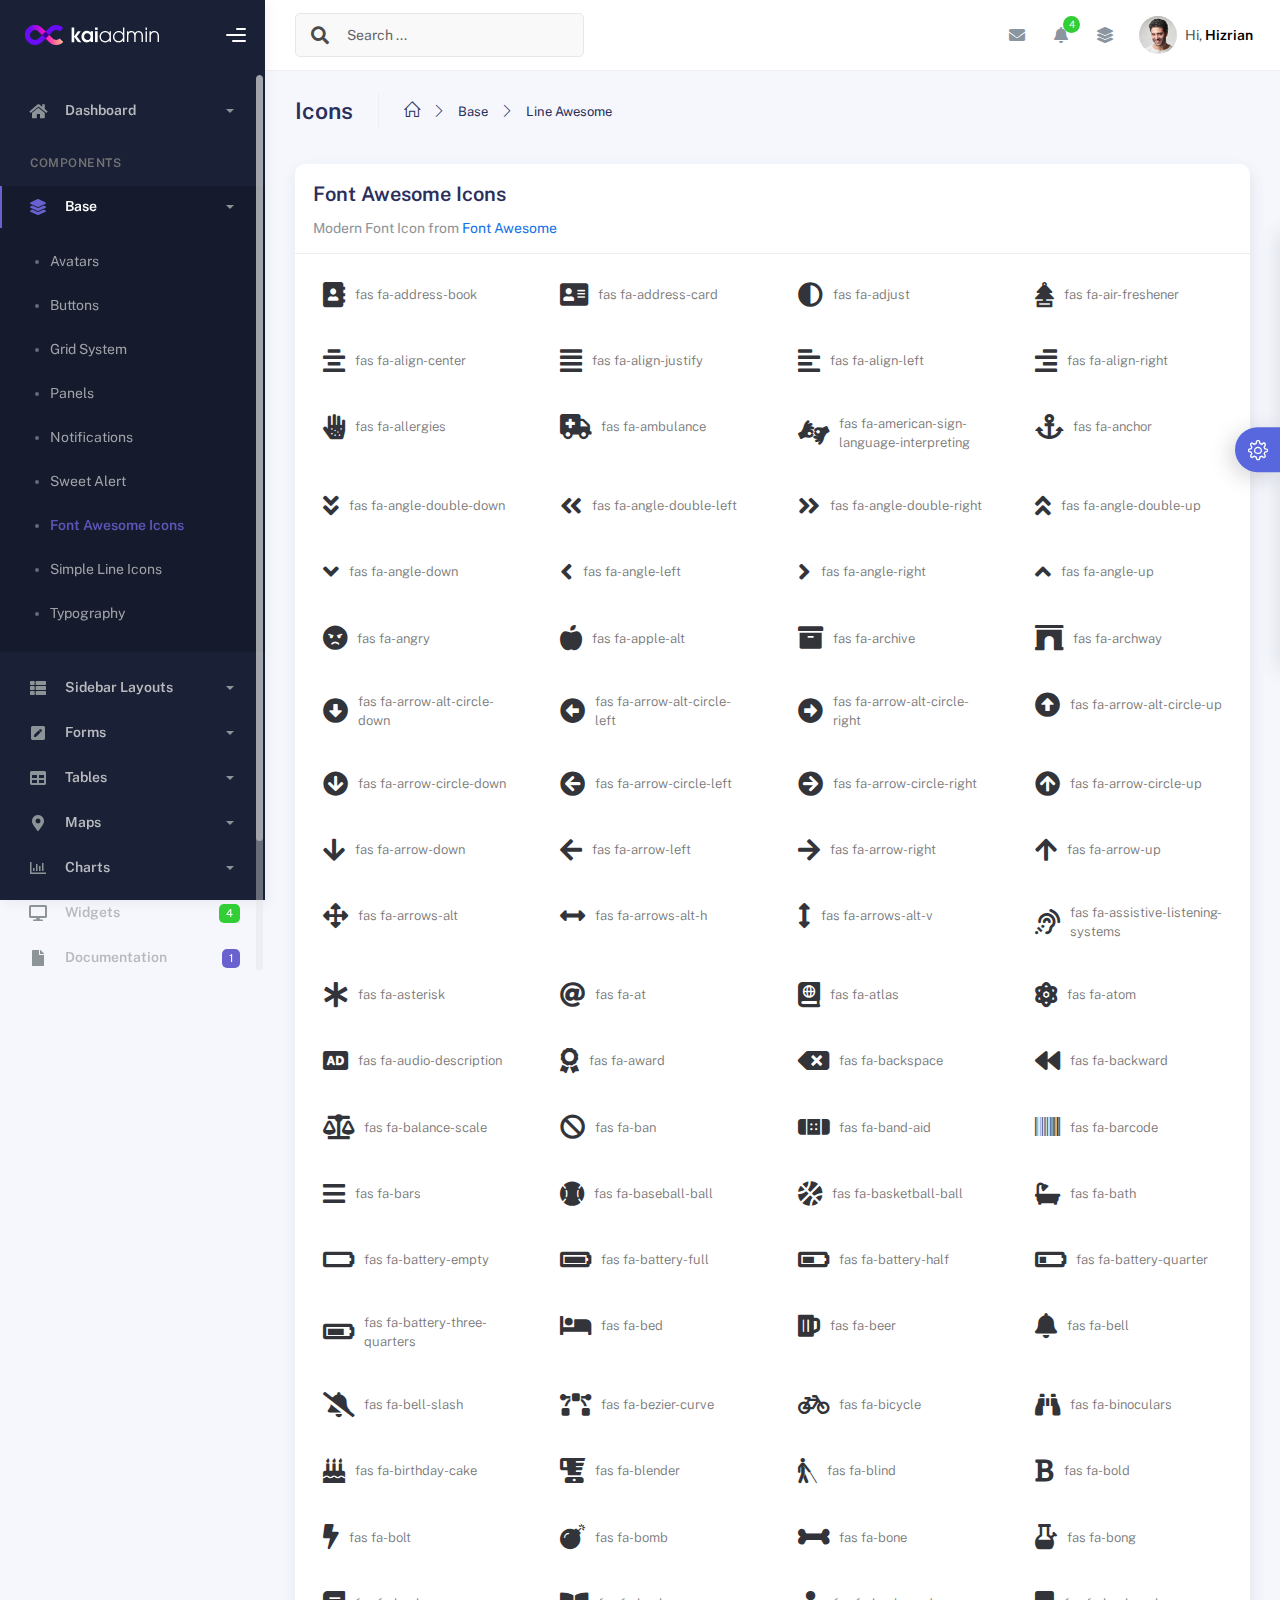
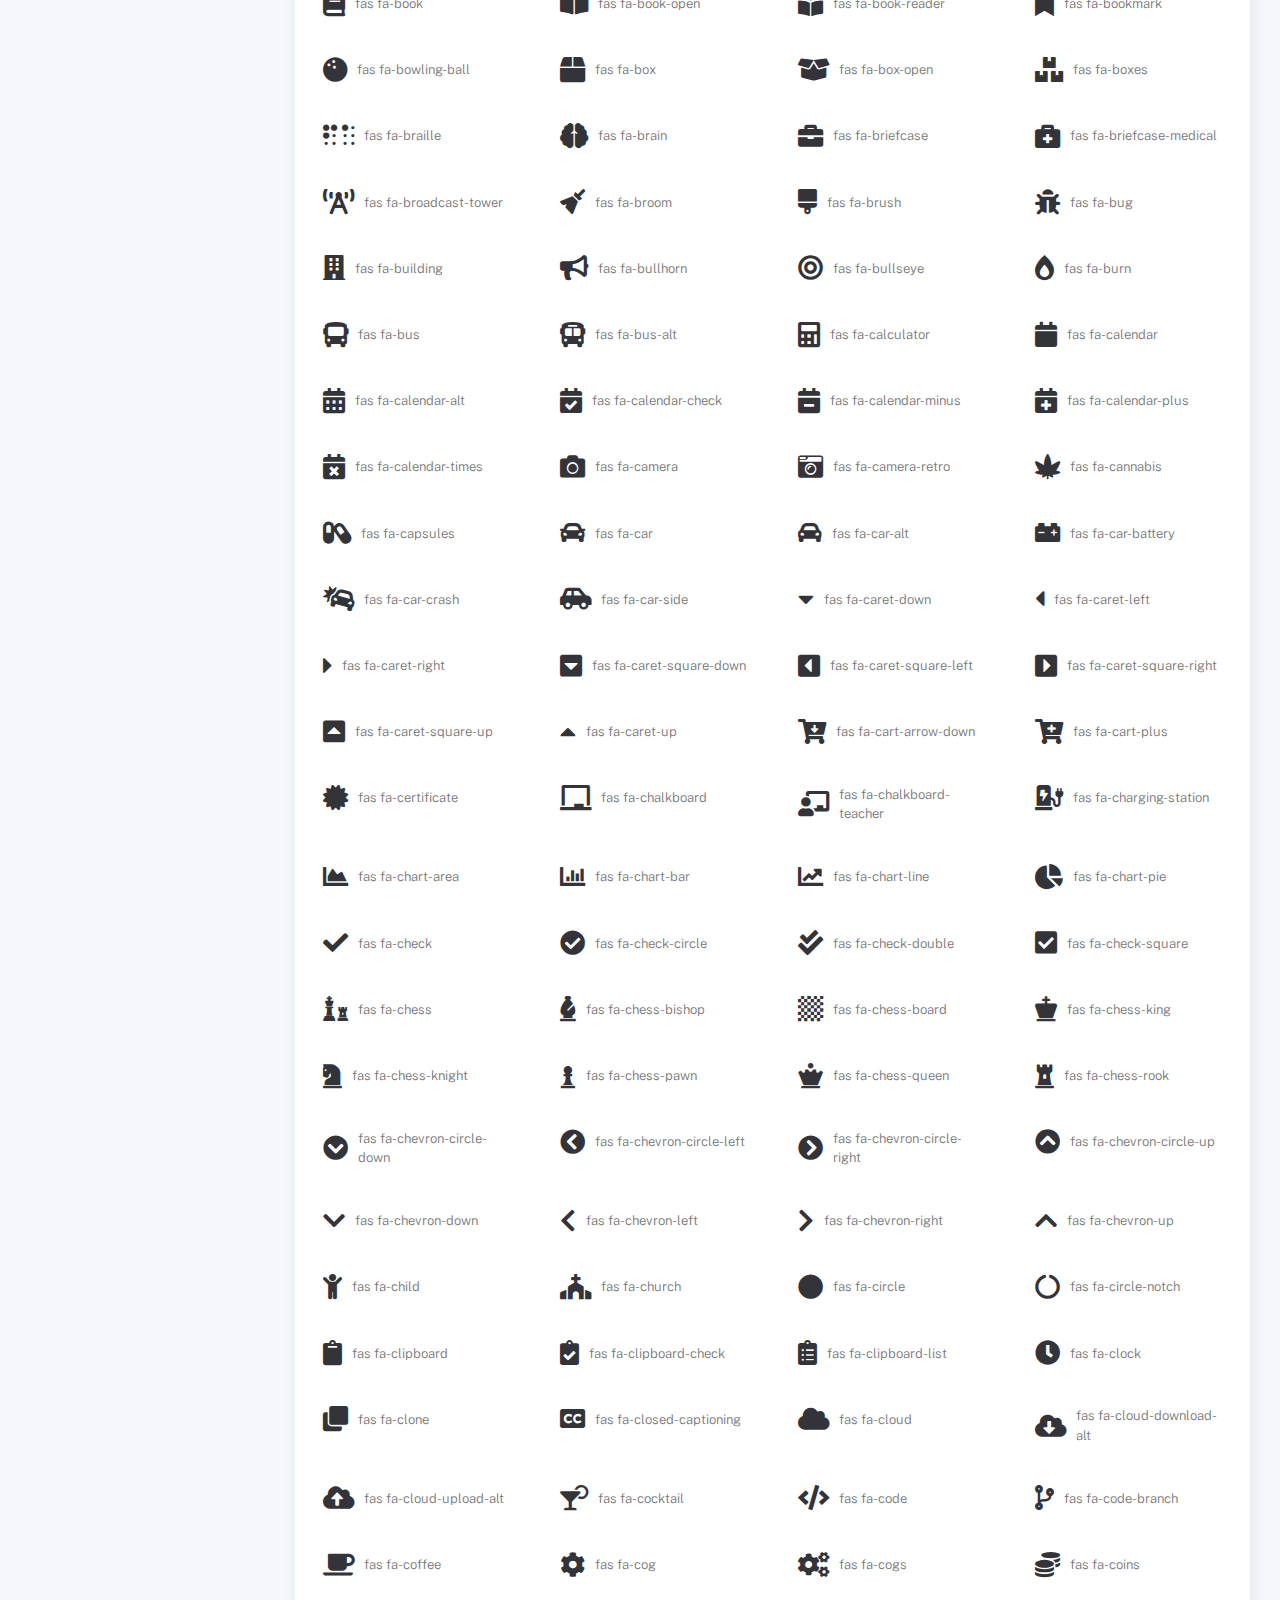
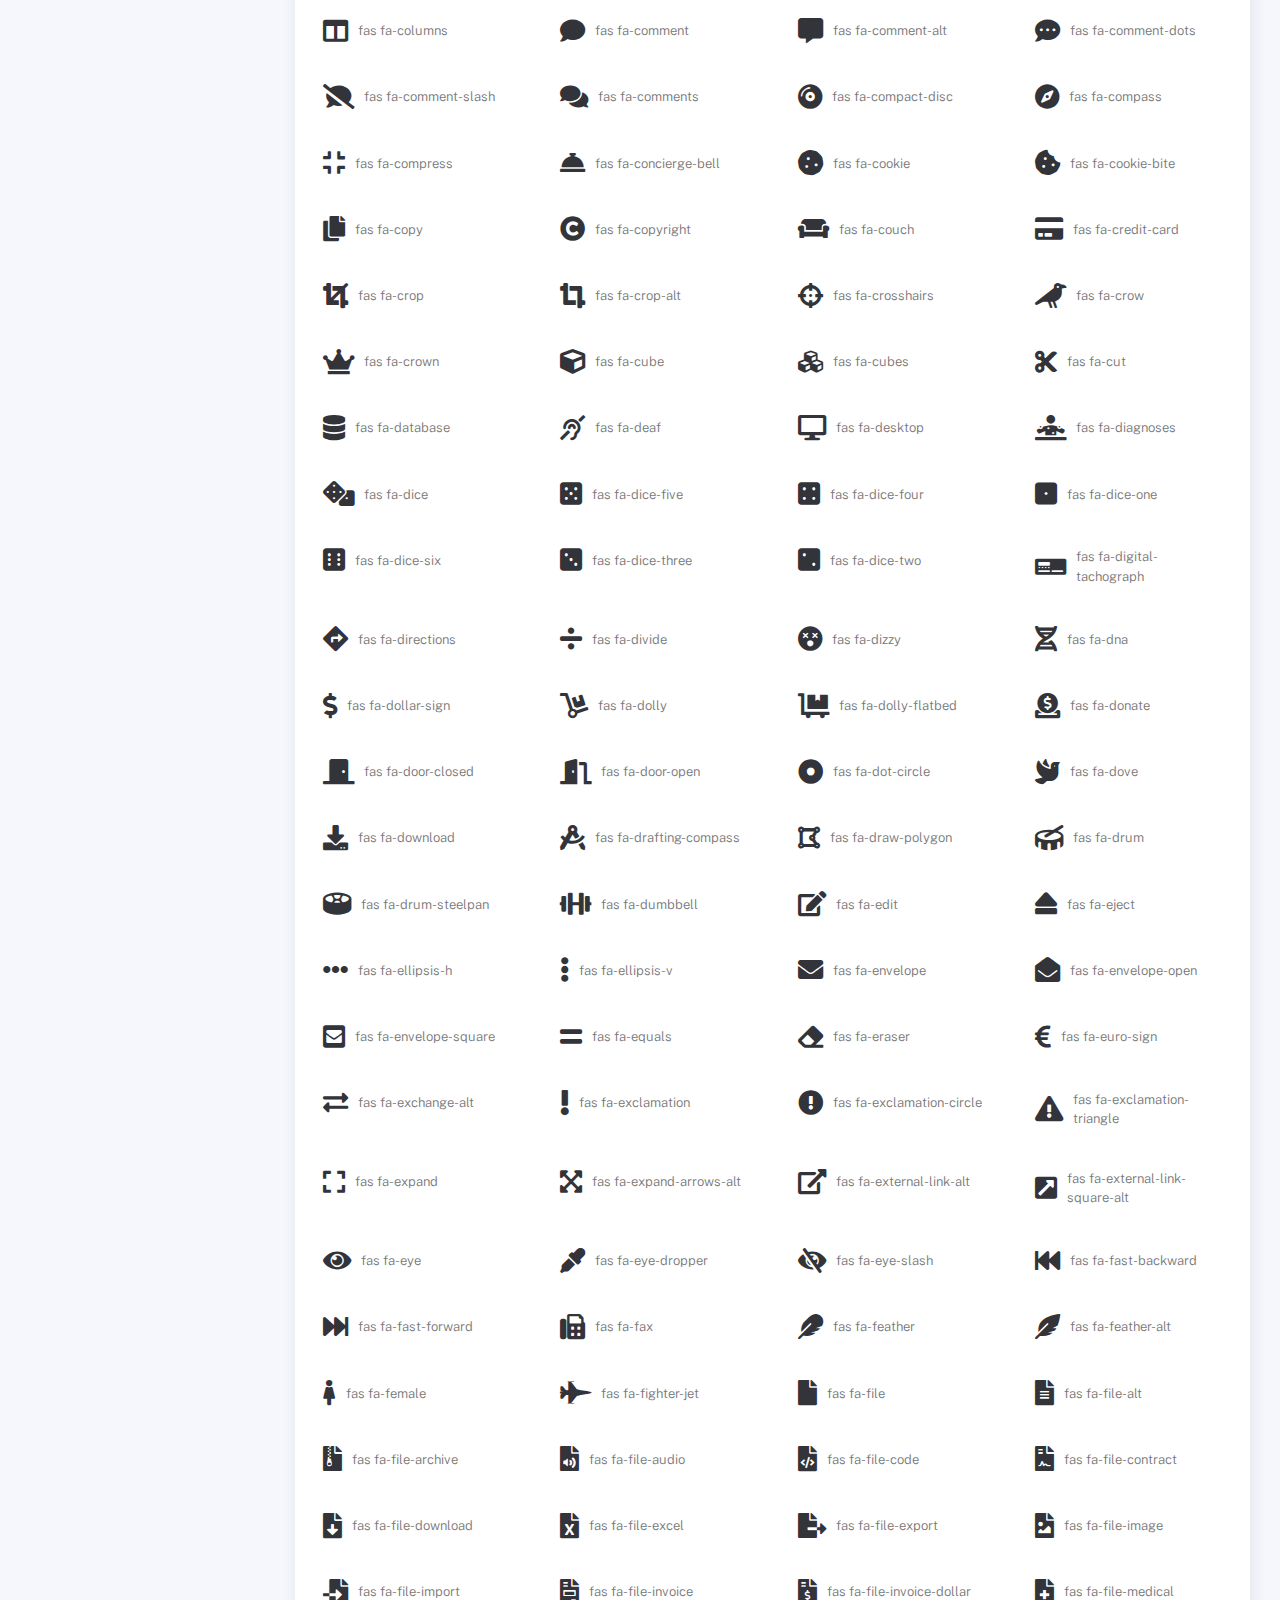
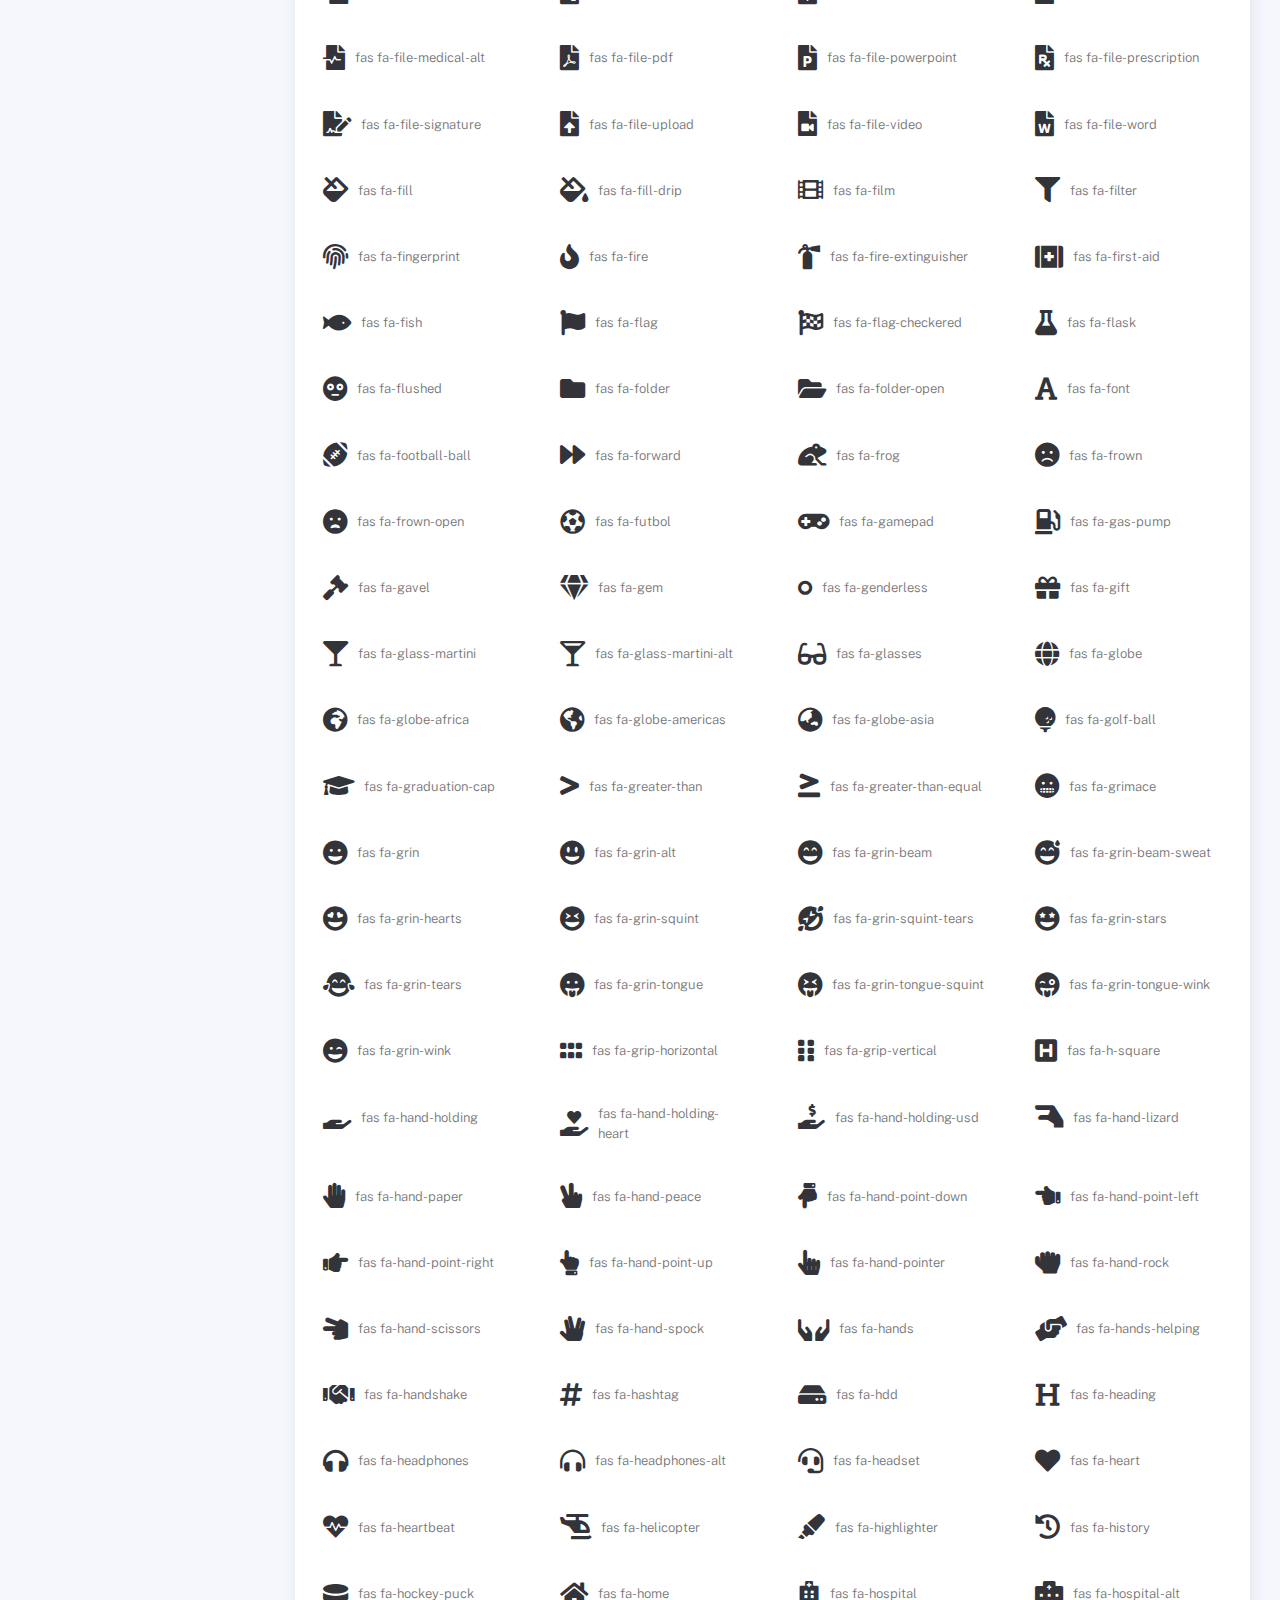
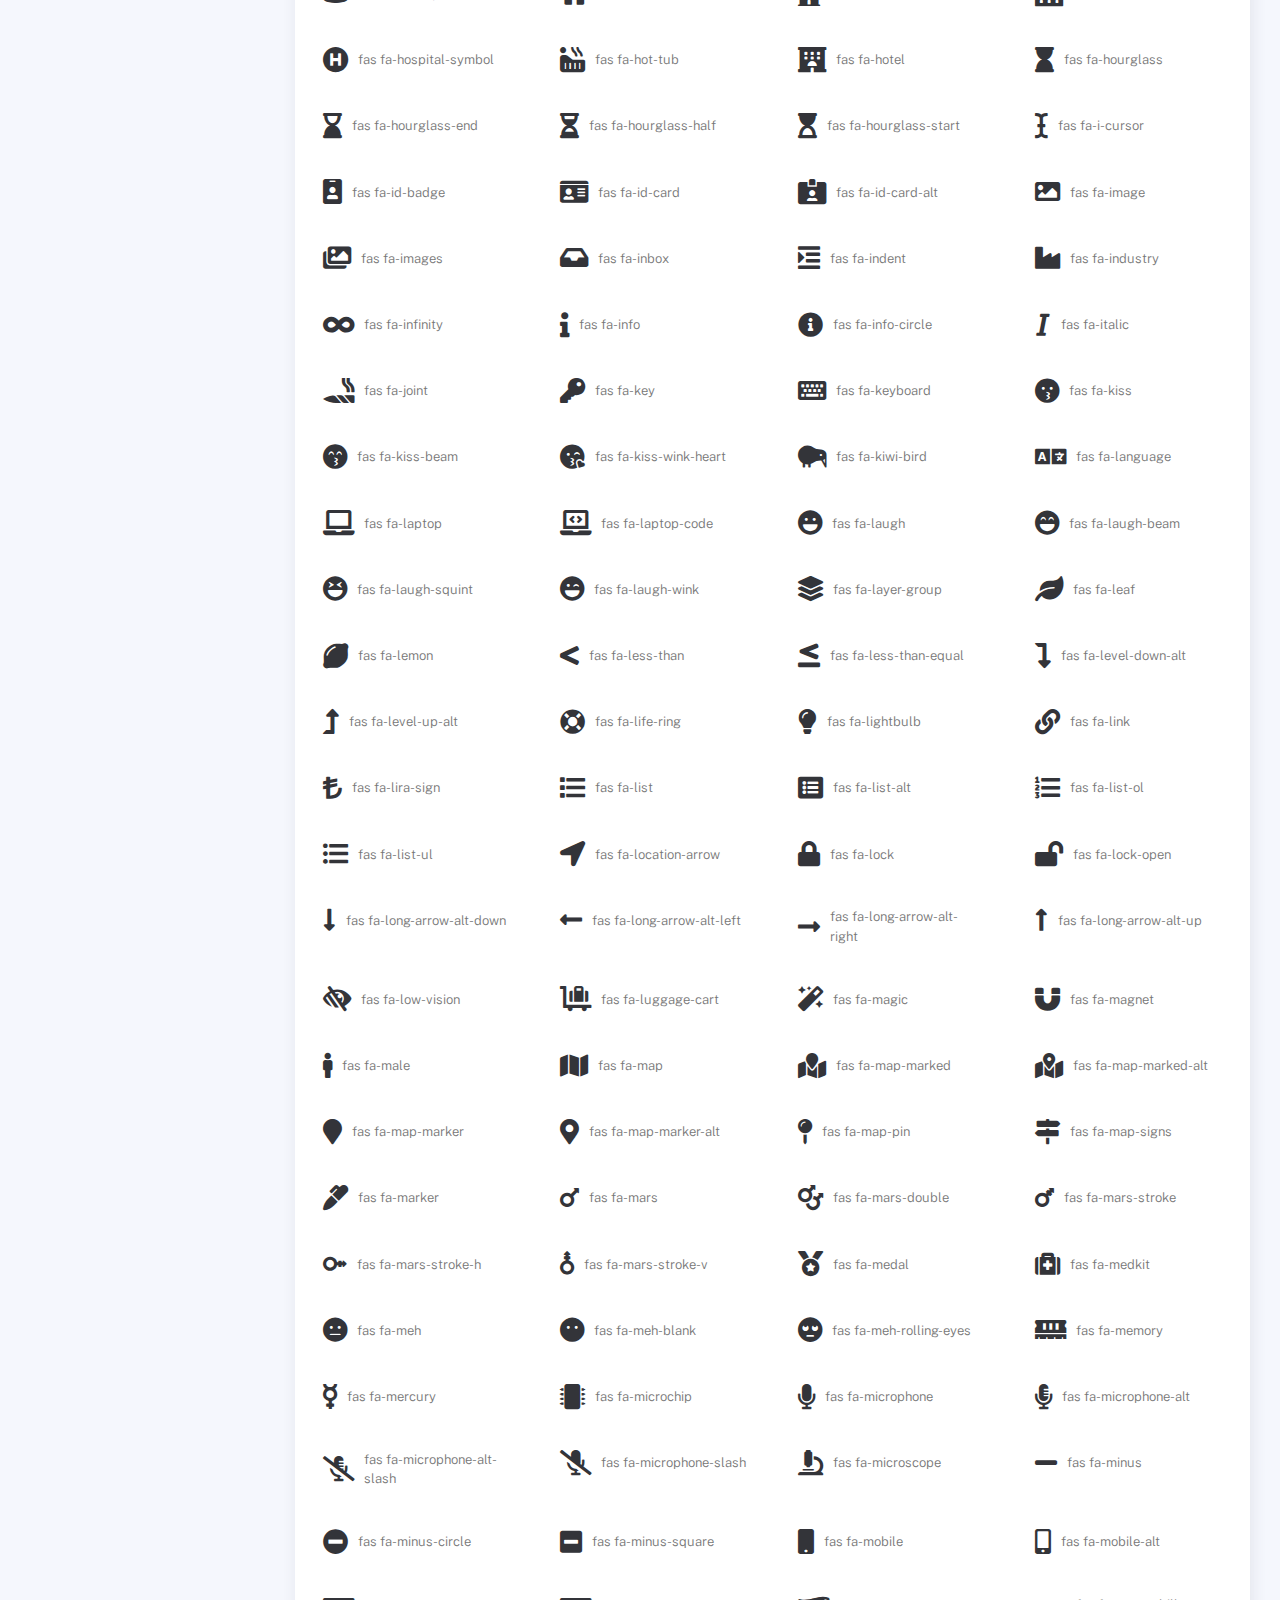
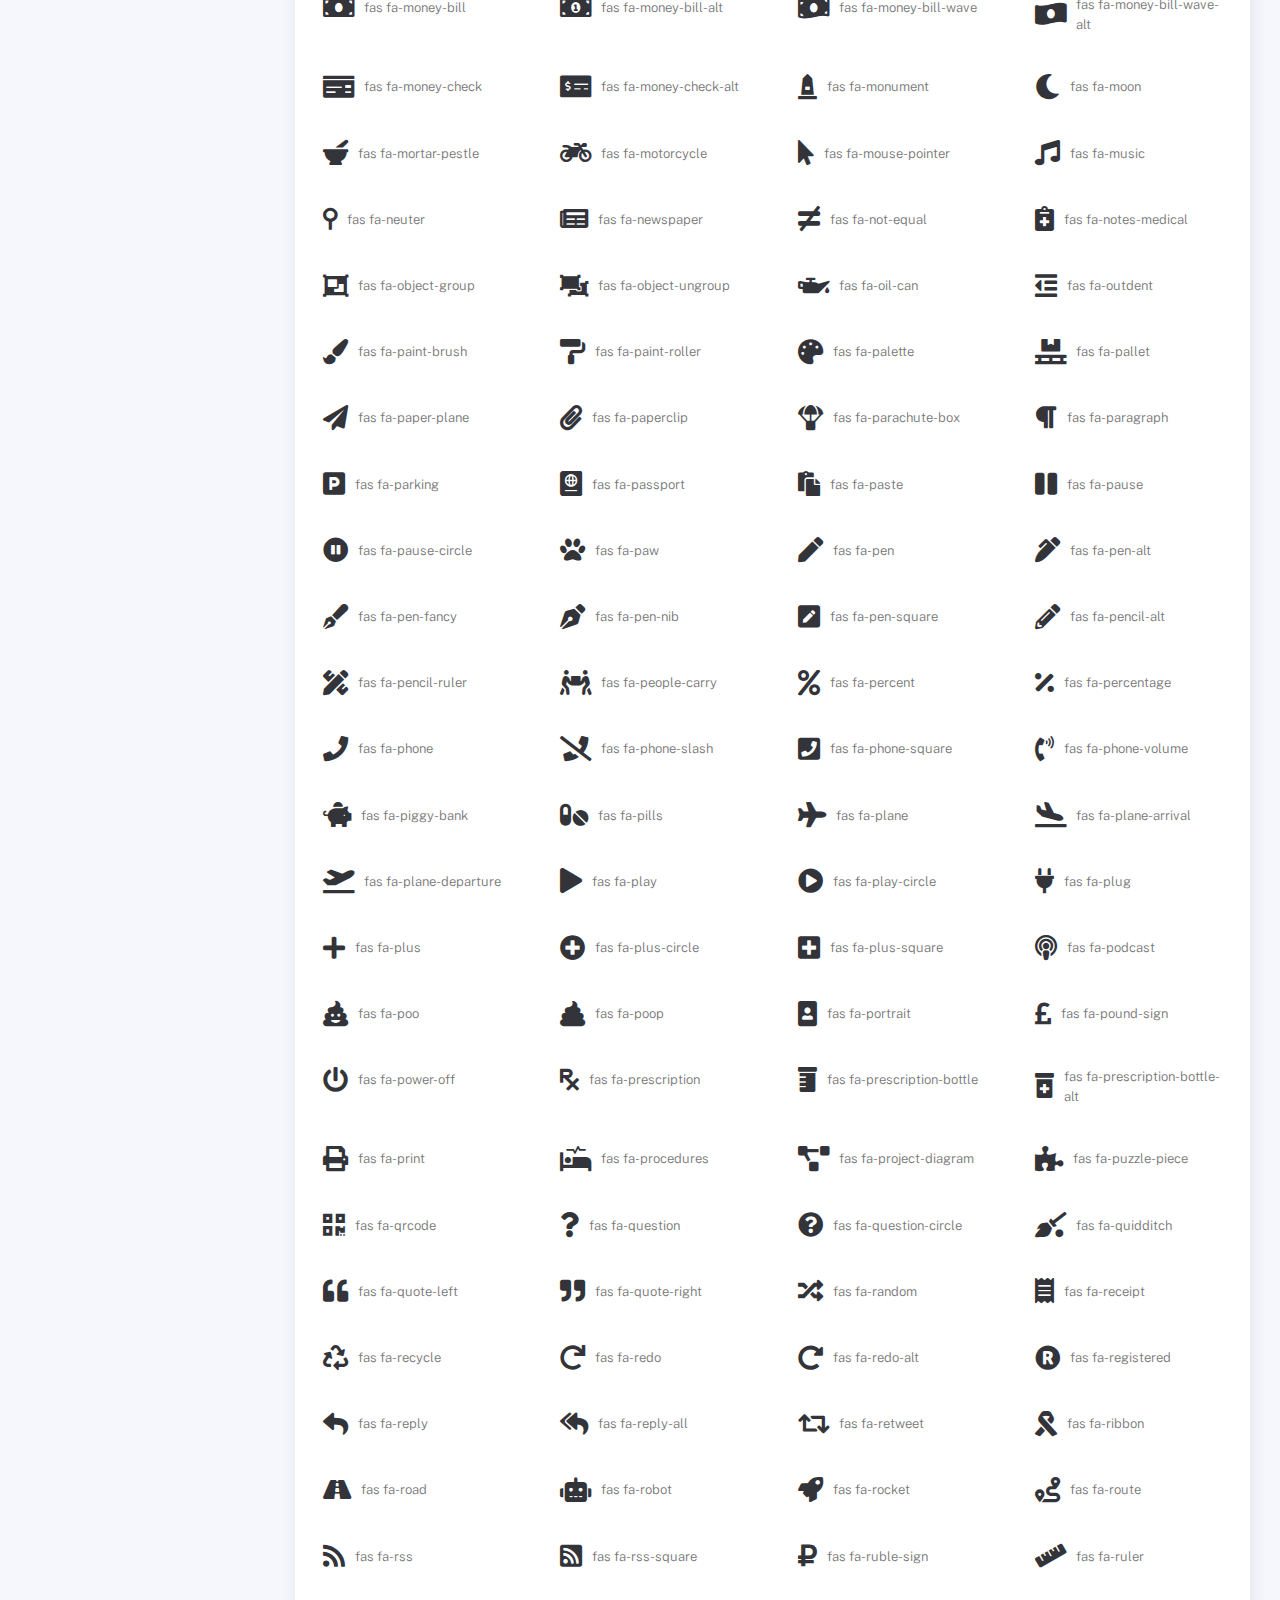
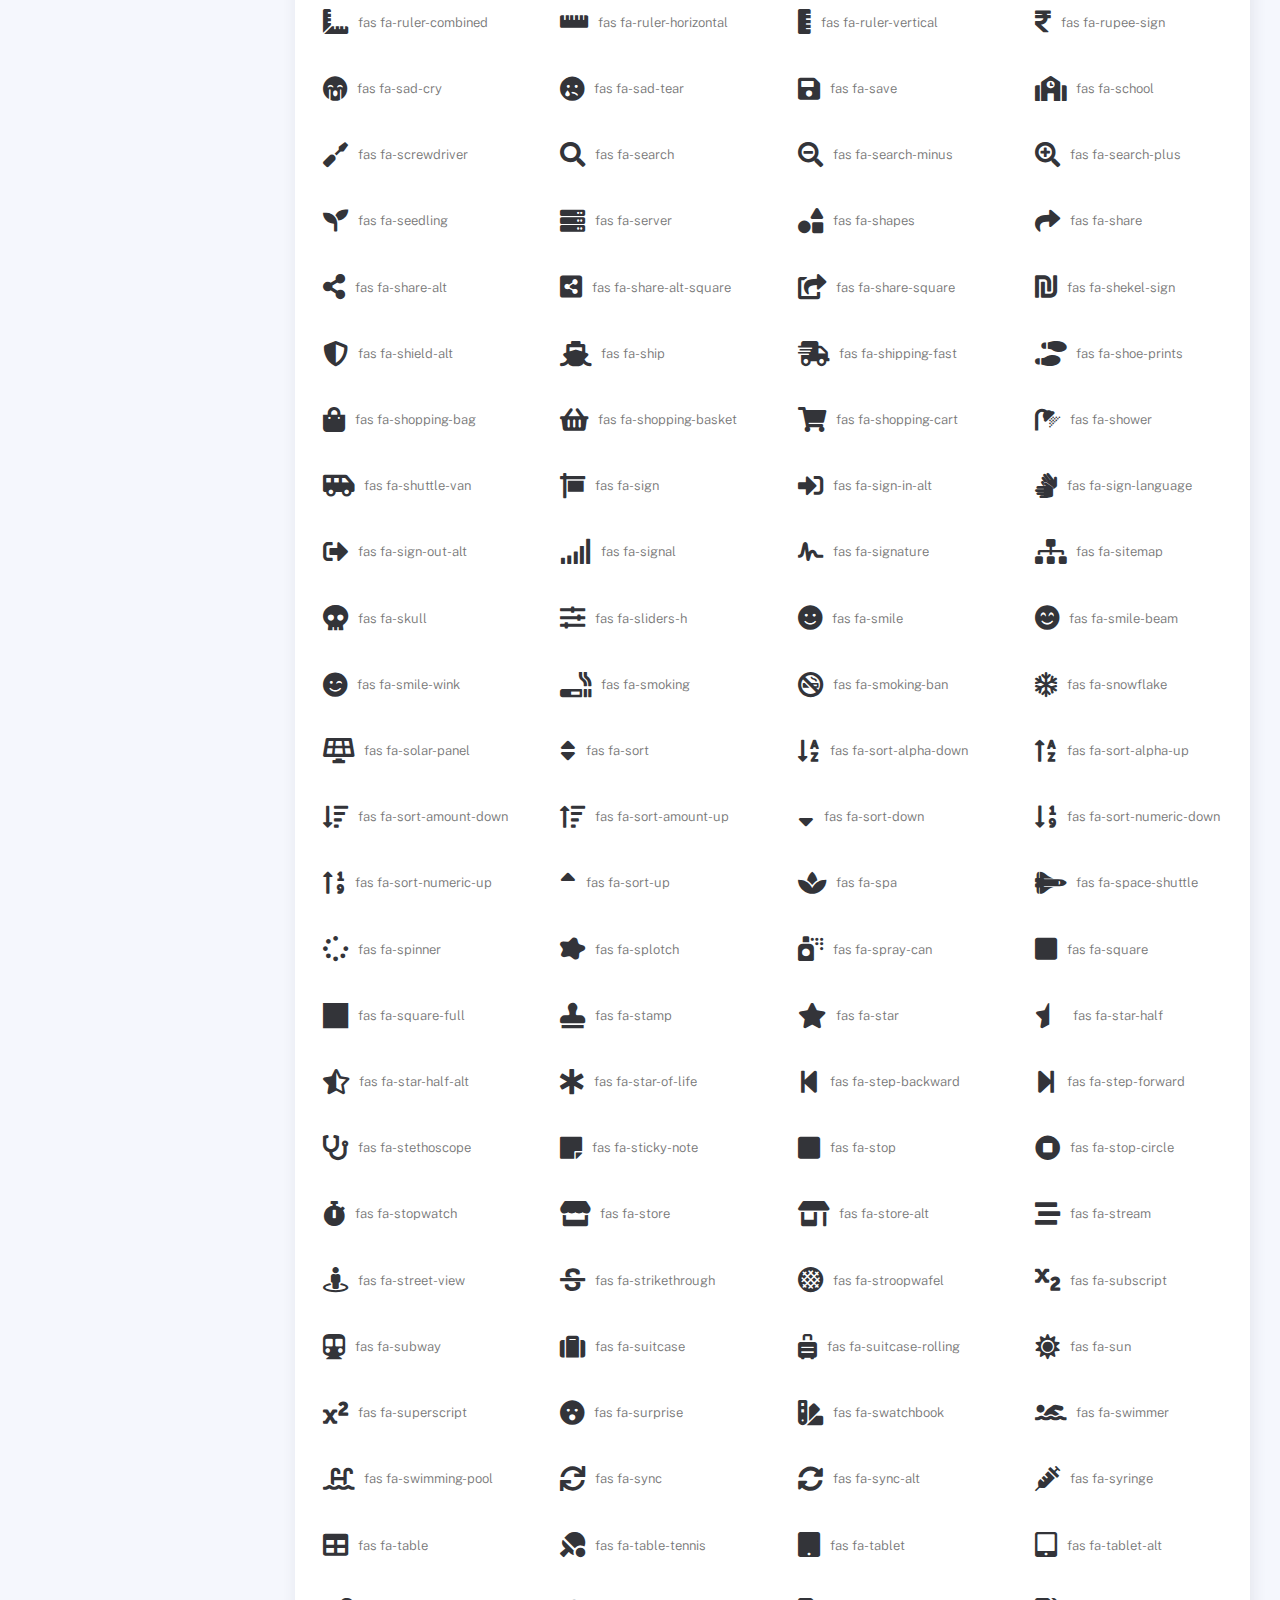
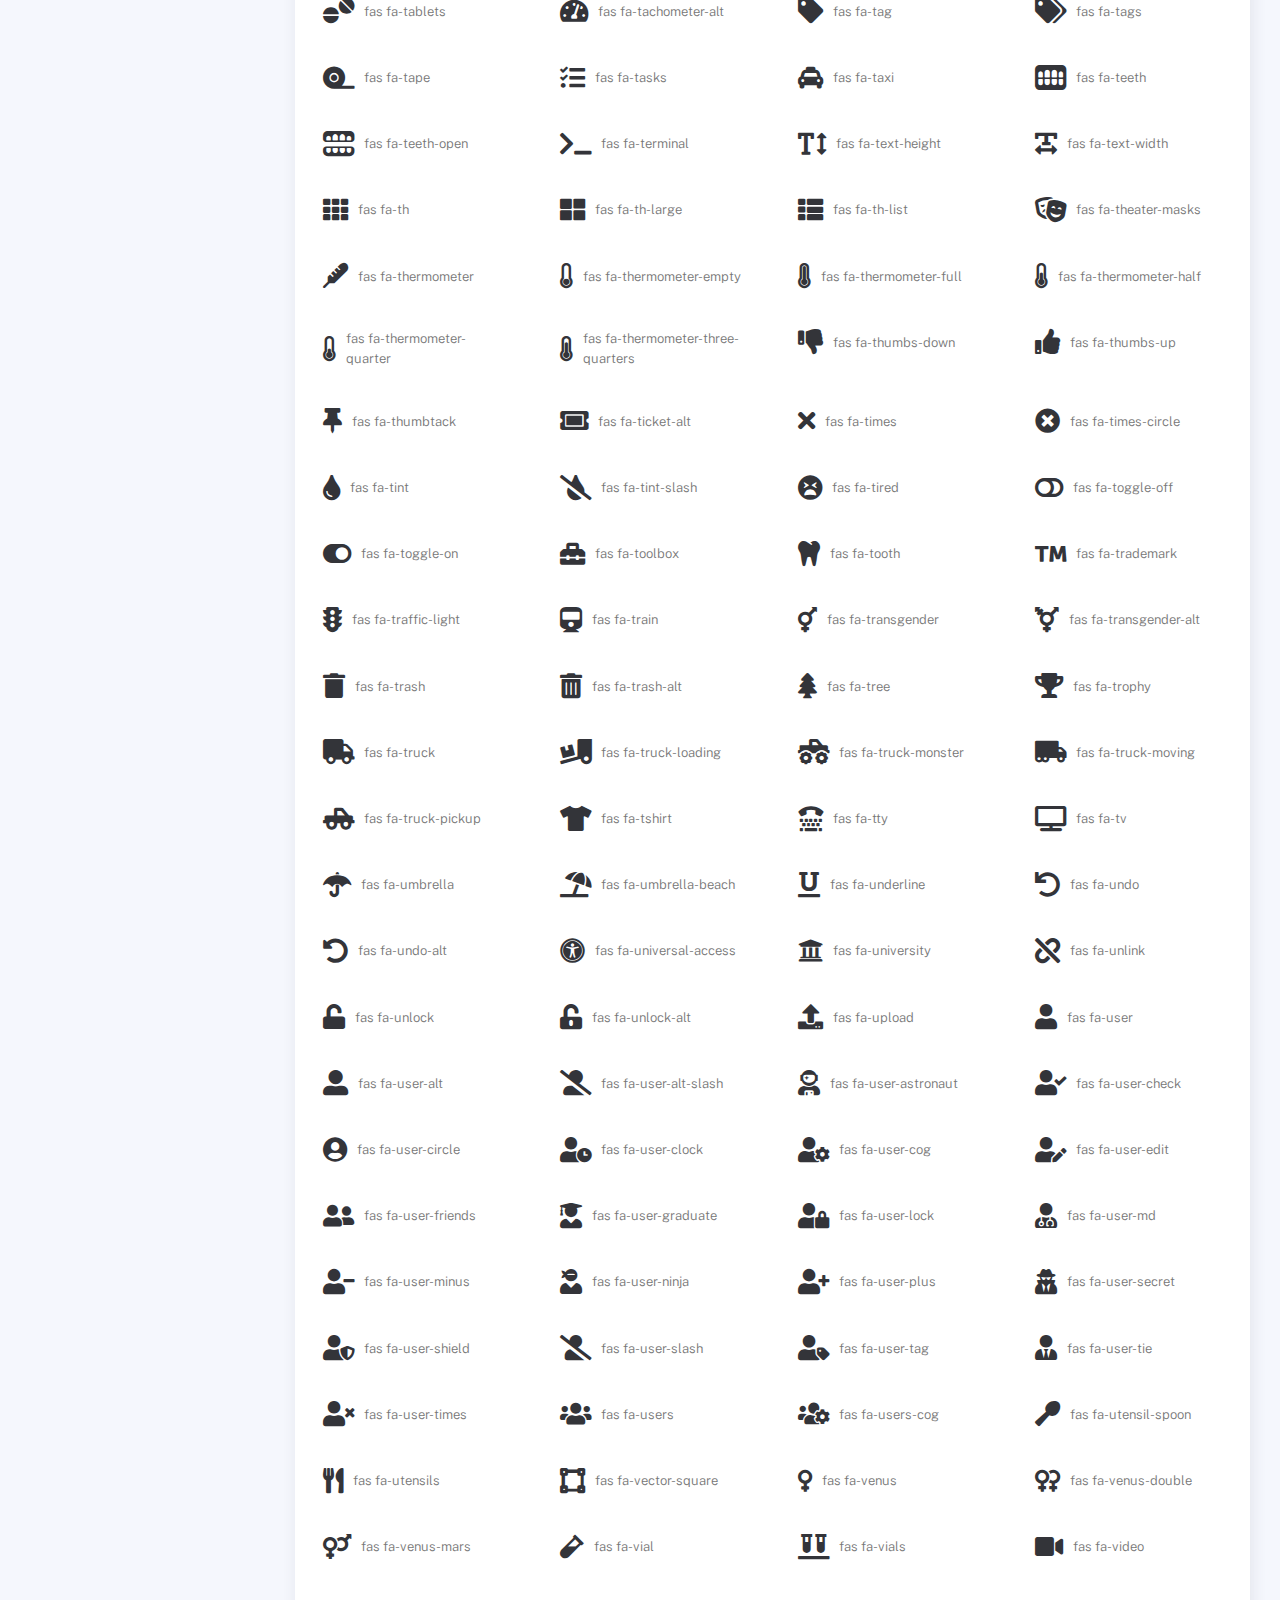
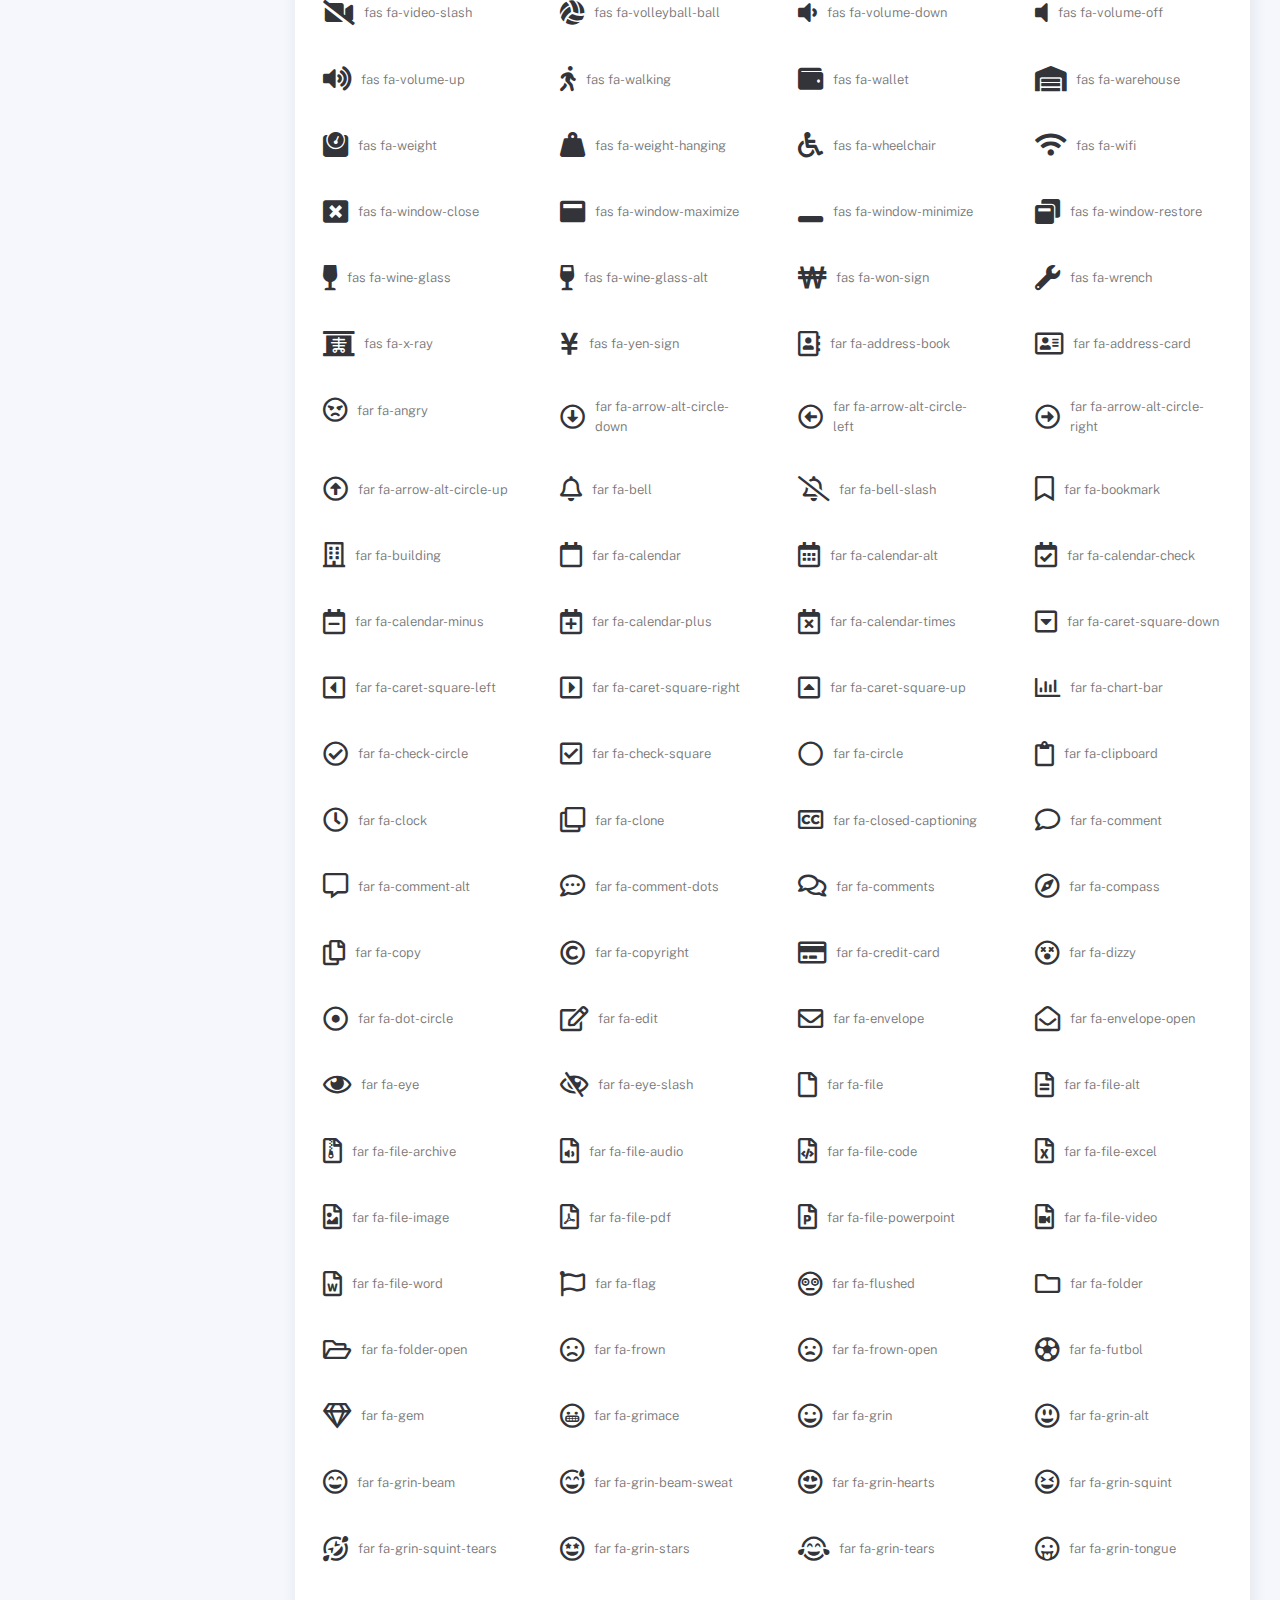
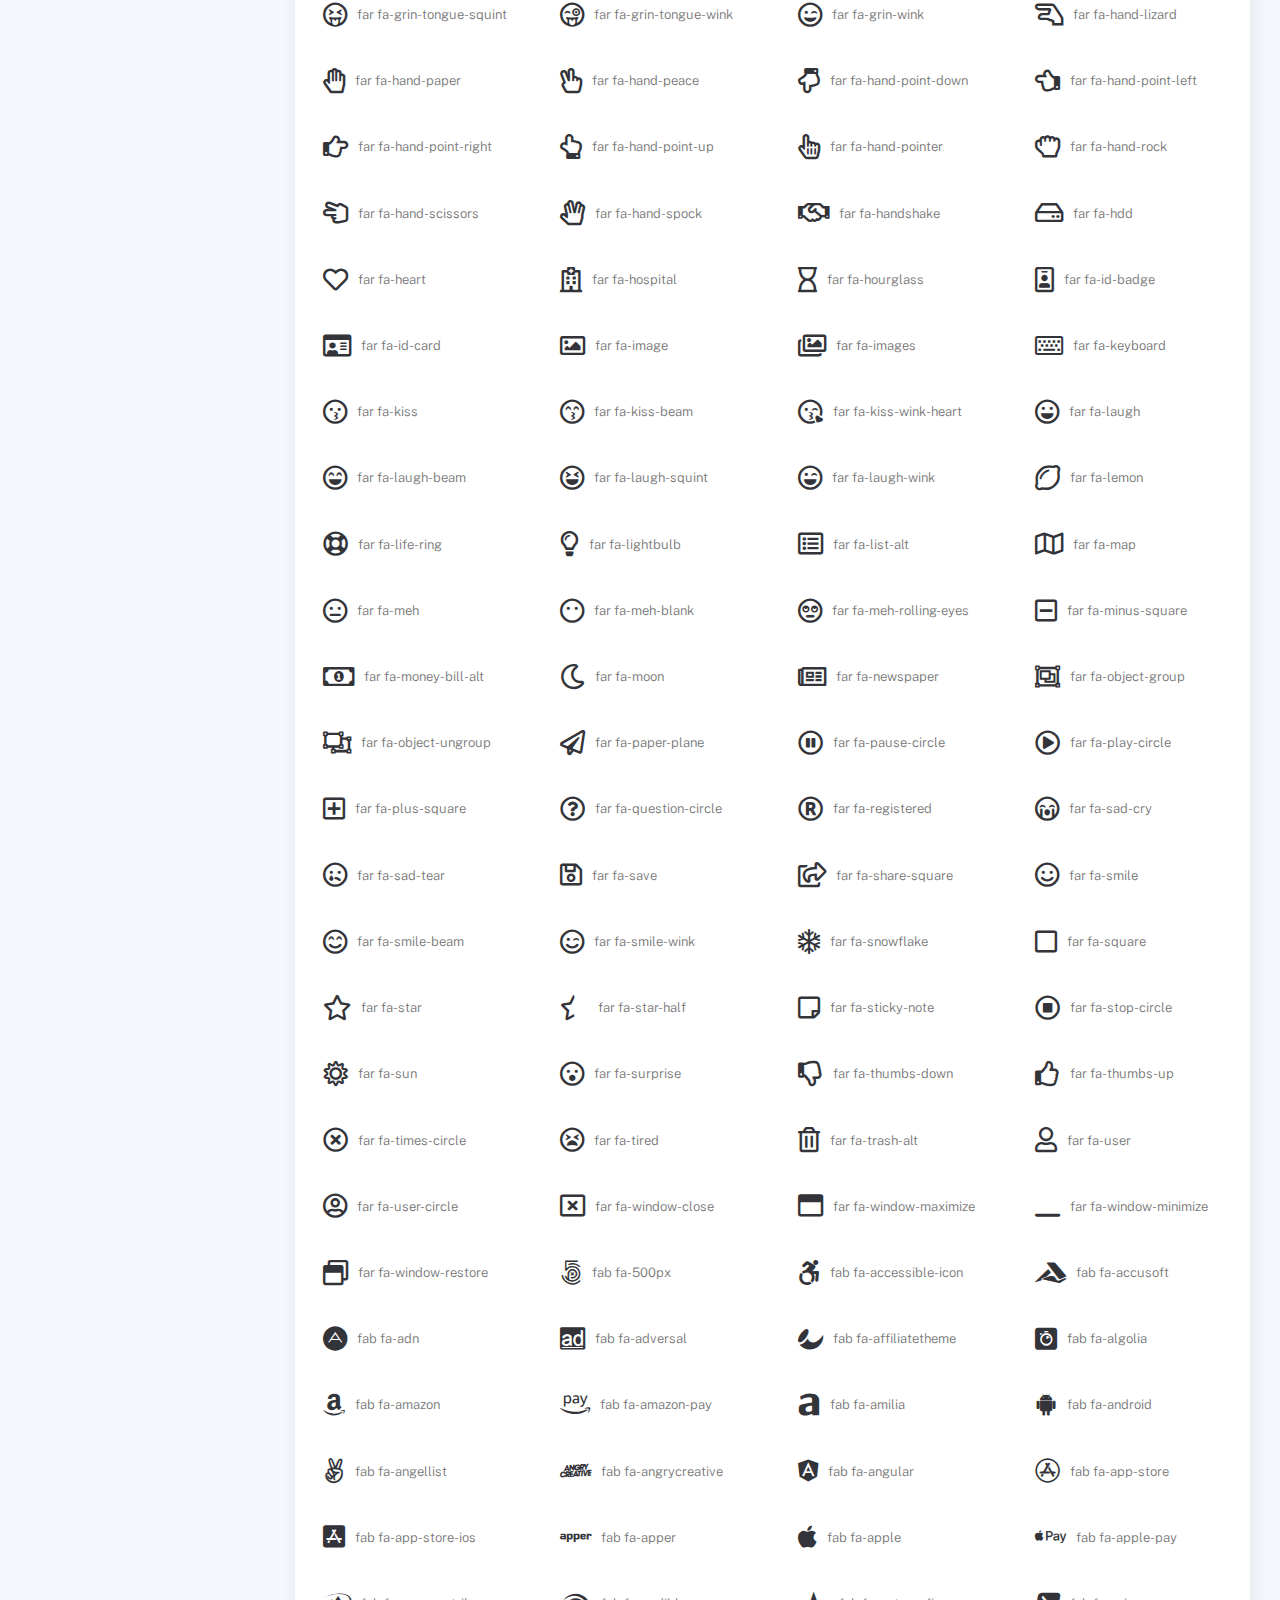
<file: Dashboard/components/font-awesome-icons.html>
<!DOCTYPE html>
<html lang="en">
  <head>
    <meta http-equiv="X-UA-Compatible" content="IE=edge" />
    <title>Font Awesome - Kaiadmin Bootstrap 5 Admin Dashboard</title>
    <meta
      content="width=device-width, initial-scale=1.0, shrink-to-fit=no"
      name="viewport"
    />
    <link
      rel="icon"
      href="../assets/img/kaiadmin/favicon.ico"
      type="image/x-icon"
    />

    <!-- Fonts and icons -->
    <script src="../assets/js/plugin/webfont/webfont.min.js"></script>
    <script>
      WebFont.load({
        google: { families: ["Public Sans:300,400,500,600,700"] },
        custom: {
          families: [
            "Font Awesome 5 Solid",
            "Font Awesome 5 Regular",
            "Font Awesome 5 Brands",
            "simple-line-icons",
          ],
          urls: ["../assets/css/fonts.min.css"],
        },
        active: function () {
          sessionStorage.fonts = true;
        },
      });
    </script>

    <!-- CSS Files -->
    <link rel="stylesheet" href="../assets/css/bootstrap.min.css" />
    <link rel="stylesheet" href="../assets/css/plugins.min.css" />
    <link rel="stylesheet" href="../assets/css/kaiadmin.min.css" />

    <!-- CSS Just for demo purpose, don't include it in your project -->
    <link rel="stylesheet" href="../assets/css/demo.css" />
  </head>
  <body>
    <div class="wrapper">
      <!-- Sidebar -->
      <div class="sidebar" data-background-color="dark">
        <div class="sidebar-logo">
          <!-- Logo Header -->
          <div class="logo-header" data-background-color="dark">
            <a href="../index.html" class="logo">
              <img
                src="../assets/img/kaiadmin/logo_light.svg"
                alt="navbar brand"
                class="navbar-brand"
                height="20"
              />
            </a>
            <div class="nav-toggle">
              <button class="btn btn-toggle toggle-sidebar">
                <i class="gg-menu-right"></i>
              </button>
              <button class="btn btn-toggle sidenav-toggler">
                <i class="gg-menu-left"></i>
              </button>
            </div>
            <button class="topbar-toggler more">
              <i class="gg-more-vertical-alt"></i>
            </button>
          </div>
          <!-- End Logo Header -->
        </div>
        <div class="sidebar-wrapper scrollbar scrollbar-inner">
          <div class="sidebar-content">
            <ul class="nav nav-secondary">
              <li class="nav-item">
                <a
                  data-bs-toggle="collapse"
                  href="#dashboard"
                  class="collapsed"
                  aria-expanded="false"
                >
                  <i class="fas fa-home"></i>
                  <p>Dashboard</p>
                  <span class="caret"></span>
                </a>
                <div class="collapse" id="dashboard">
                  <ul class="nav nav-collapse">
                    <li>
                      <a href="../../demo1/index.html">
                        <span class="sub-item">Dashboard 1</span>
                      </a>
                    </li>
                  </ul>
                </div>
              </li>
              <li class="nav-section">
                <span class="sidebar-mini-icon">
                  <i class="fa fa-ellipsis-h"></i>
                </span>
                <h4 class="text-section">Components</h4>
              </li>
              <li class="nav-item active submenu">
                <a data-bs-toggle="collapse" href="#base">
                  <i class="fas fa-layer-group"></i>
                  <p>Base</p>
                  <span class="caret"></span>
                </a>
                <div class="collapse show" id="base">
                  <ul class="nav nav-collapse">
                    <li>
                      <a href="../components/avatars.html">
                        <span class="sub-item">Avatars</span>
                      </a>
                    </li>
                    <li>
                      <a href="../components/buttons.html">
                        <span class="sub-item">Buttons</span>
                      </a>
                    </li>
                    <li>
                      <a href="../components/gridsystem.html">
                        <span class="sub-item">Grid System</span>
                      </a>
                    </li>
                    <li>
                      <a href="../components/panels.html">
                        <span class="sub-item">Panels</span>
                      </a>
                    </li>
                    <li>
                      <a href="../components/notifications.html">
                        <span class="sub-item">Notifications</span>
                      </a>
                    </li>
                    <li>
                      <a href="../components/sweetalert.html">
                        <span class="sub-item">Sweet Alert</span>
                      </a>
                    </li>
                    <li class="active">
                      <a href="../components/font-awesome-icons.html">
                        <span class="sub-item">Font Awesome Icons</span>
                      </a>
                    </li>
                    <li>
                      <a href="../components/simple-line-icons.html">
                        <span class="sub-item">Simple Line Icons</span>
                      </a>
                    </li>
                    <li>
                      <a href="../components/typography.html">
                        <span class="sub-item">Typography</span>
                      </a>
                    </li>
                  </ul>
                </div>
              </li>
              <li class="nav-item">
                <a data-bs-toggle="collapse" href="#sidebarLayouts">
                  <i class="fas fa-th-list"></i>
                  <p>Sidebar Layouts</p>
                  <span class="caret"></span>
                </a>
                <div class="collapse" id="sidebarLayouts">
                  <ul class="nav nav-collapse">
                    <li>
                      <a href="../sidebar-style-2.html">
                        <span class="sub-item">Sidebar Style 2</span>
                      </a>
                    </li>
                    <li>
                      <a href="../icon-menu.html">
                        <span class="sub-item">Icon Menu</span>
                      </a>
                    </li>
                  </ul>
                </div>
              </li>
              <li class="nav-item">
                <a data-bs-toggle="collapse" href="#forms">
                  <i class="fas fa-pen-square"></i>
                  <p>Forms</p>
                  <span class="caret"></span>
                </a>
                <div class="collapse" id="forms">
                  <ul class="nav nav-collapse">
                    <li>
                      <a href="../forms/forms.html">
                        <span class="sub-item">Basic Form</span>
                      </a>
                    </li>
                  </ul>
                </div>
              </li>
              <li class="nav-item">
                <a data-bs-toggle="collapse" href="#tables">
                  <i class="fas fa-table"></i>
                  <p>Tables</p>
                  <span class="caret"></span>
                </a>
                <div class="collapse" id="tables">
                  <ul class="nav nav-collapse">
                    <li>
                      <a href="../tables/tables.html">
                        <span class="sub-item">Basic Table</span>
                      </a>
                    </li>
                    <li>
                      <a href="../tables/datatables.html">
                        <span class="sub-item">Datatables</span>
                      </a>
                    </li>
                  </ul>
                </div>
              </li>
              <li class="nav-item">
                <a data-bs-toggle="collapse" href="#maps">
                  <i class="fas fa-map-marker-alt"></i>
                  <p>Maps</p>
                  <span class="caret"></span>
                </a>
                <div class="collapse" id="maps">
                  <ul class="nav nav-collapse">
                    <li>
                      <a href="../maps/googlemaps.html">
                        <span class="sub-item">Google Maps</span>
                      </a>
                    </li>
                    <li>
                      <a href="../maps/jsvectormap.html">
                        <span class="sub-item">Jsvectormap</span>
                      </a>
                    </li>
                  </ul>
                </div>
              </li>
              <li class="nav-item">
                <a data-bs-toggle="collapse" href="#charts">
                  <i class="far fa-chart-bar"></i>
                  <p>Charts</p>
                  <span class="caret"></span>
                </a>
                <div class="collapse" id="charts">
                  <ul class="nav nav-collapse">
                    <li>
                      <a href="../charts/charts.html">
                        <span class="sub-item">Chart Js</span>
                      </a>
                    </li>
                    <li>
                      <a href="../charts/sparkline.html">
                        <span class="sub-item">Sparkline</span>
                      </a>
                    </li>
                  </ul>
                </div>
              </li>
              <li class="nav-item">
                <a href="../widgets.html">
                  <i class="fas fa-desktop"></i>
                  <p>Widgets</p>
                  <span class="badge badge-success">4</span>
                </a>
              </li>
              <li class="nav-item">
                <a href="../../../documentation/index.html">
                  <i class="fas fa-file"></i>
                  <p>Documentation</p>
                  <span class="badge badge-secondary">1</span>
                </a>
              </li>
              <li class="nav-item">
                <a data-bs-toggle="collapse" href="#submenu">
                  <i class="fas fa-bars"></i>
                  <p>Menu Levels</p>
                  <span class="caret"></span>
                </a>
                <div class="collapse" id="submenu">
                  <ul class="nav nav-collapse">
                    <li>
                      <a data-bs-toggle="collapse" href="#subnav1">
                        <span class="sub-item">Level 1</span>
                        <span class="caret"></span>
                      </a>
                      <div class="collapse" id="subnav1">
                        <ul class="nav nav-collapse subnav">
                          <li>
                            <a href="#">
                              <span class="sub-item">Level 2</span>
                            </a>
                          </li>
                          <li>
                            <a href="#">
                              <span class="sub-item">Level 2</span>
                            </a>
                          </li>
                        </ul>
                      </div>
                    </li>
                    <li>
                      <a data-bs-toggle="collapse" href="#subnav2">
                        <span class="sub-item">Level 1</span>
                        <span class="caret"></span>
                      </a>
                      <div class="collapse" id="subnav2">
                        <ul class="nav nav-collapse subnav">
                          <li>
                            <a href="#">
                              <span class="sub-item">Level 2</span>
                            </a>
                          </li>
                        </ul>
                      </div>
                    </li>
                    <li>
                      <a href="#">
                        <span class="sub-item">Level 1</span>
                      </a>
                    </li>
                  </ul>
                </div>
              </li>
            </ul>
          </div>
        </div>
      </div>
      <!-- End Sidebar -->

      <div class="main-panel">
        <div class="main-header">
          <div class="main-header-logo">
            <!-- Logo Header -->
            <div class="logo-header" data-background-color="dark">
              <a href="../index.html" class="logo">
                <img
                  src="../assets/img/kaiadmin/logo_light.svg"
                  alt="navbar brand"
                  class="navbar-brand"
                  height="20"
                />
              </a>
              <div class="nav-toggle">
                <button class="btn btn-toggle toggle-sidebar">
                  <i class="gg-menu-right"></i>
                </button>
                <button class="btn btn-toggle sidenav-toggler">
                  <i class="gg-menu-left"></i>
                </button>
              </div>
              <button class="topbar-toggler more">
                <i class="gg-more-vertical-alt"></i>
              </button>
            </div>
            <!-- End Logo Header -->
          </div>
          <!-- Navbar Header -->
          <nav
            class="navbar navbar-header navbar-header-transparent navbar-expand-lg border-bottom"
          >
            <div class="container-fluid">
              <nav
                class="navbar navbar-header-left navbar-expand-lg navbar-form nav-search p-0 d-none d-lg-flex"
              >
                <div class="input-group">
                  <div class="input-group-prepend">
                    <button type="submit" class="btn btn-search pe-1">
                      <i class="fa fa-search search-icon"></i>
                    </button>
                  </div>
                  <input
                    type="text"
                    placeholder="Search ..."
                    class="form-control"
                  />
                </div>
              </nav>

              <ul class="navbar-nav topbar-nav ms-md-auto align-items-center">
                <li
                  class="nav-item topbar-icon dropdown hidden-caret d-flex d-lg-none"
                >
                  <a
                    class="nav-link dropdown-toggle"
                    data-bs-toggle="dropdown"
                    href="#"
                    role="button"
                    aria-expanded="false"
                    aria-haspopup="true"
                  >
                    <i class="fa fa-search"></i>
                  </a>
                  <ul class="dropdown-menu dropdown-search animated fadeIn">
                    <form class="navbar-left navbar-form nav-search">
                      <div class="input-group">
                        <input
                          type="text"
                          placeholder="Search ..."
                          class="form-control"
                        />
                      </div>
                    </form>
                  </ul>
                </li>
                <li class="nav-item topbar-icon dropdown hidden-caret">
                  <a
                    class="nav-link dropdown-toggle"
                    href="#"
                    id="messageDropdown"
                    role="button"
                    data-bs-toggle="dropdown"
                    aria-haspopup="true"
                    aria-expanded="false"
                  >
                    <i class="fa fa-envelope"></i>
                  </a>
                  <ul
                    class="dropdown-menu messages-notif-box animated fadeIn"
                    aria-labelledby="messageDropdown"
                  >
                    <li>
                      <div
                        class="dropdown-title d-flex justify-content-between align-items-center"
                      >
                        Messages
                        <a href="#" class="small">Mark all as read</a>
                      </div>
                    </li>
                    <li>
                      <div class="message-notif-scroll scrollbar-outer">
                        <div class="notif-center">
                          <a href="#">
                            <div class="notif-img">
                              <img
                                src="../assets/img/jm_denis.jpg"
                                alt="Img Profile"
                              />
                            </div>
                            <div class="notif-content">
                              <span class="subject">Jimmy Denis</span>
                              <span class="block"> How are you ? </span>
                              <span class="time">5 minutes ago</span>
                            </div>
                          </a>
                          <a href="#">
                            <div class="notif-img">
                              <img
                                src="../assets/img/chadengle.jpg"
                                alt="Img Profile"
                              />
                            </div>
                            <div class="notif-content">
                              <span class="subject">Chad</span>
                              <span class="block"> Ok, Thanks ! </span>
                              <span class="time">12 minutes ago</span>
                            </div>
                          </a>
                          <a href="#">
                            <div class="notif-img">
                              <img
                                src="../assets/img/mlane.jpg"
                                alt="Img Profile"
                              />
                            </div>
                            <div class="notif-content">
                              <span class="subject">Jhon Doe</span>
                              <span class="block">
                                Ready for the meeting today...
                              </span>
                              <span class="time">12 minutes ago</span>
                            </div>
                          </a>
                          <a href="#">
                            <div class="notif-img">
                              <img
                                src="../assets/img/talha.jpg"
                                alt="Img Profile"
                              />
                            </div>
                            <div class="notif-content">
                              <span class="subject">Talha</span>
                              <span class="block"> Hi, Apa Kabar ? </span>
                              <span class="time">17 minutes ago</span>
                            </div>
                          </a>
                        </div>
                      </div>
                    </li>
                    <li>
                      <a class="see-all" href="javascript:void(0);"
                        >See all messages<i class="fa fa-angle-right"></i>
                      </a>
                    </li>
                  </ul>
                </li>
                <li class="nav-item topbar-icon dropdown hidden-caret">
                  <a
                    class="nav-link dropdown-toggle"
                    href="#"
                    id="notifDropdown"
                    role="button"
                    data-bs-toggle="dropdown"
                    aria-haspopup="true"
                    aria-expanded="false"
                  >
                    <i class="fa fa-bell"></i>
                    <span class="notification">4</span>
                  </a>
                  <ul
                    class="dropdown-menu notif-box animated fadeIn"
                    aria-labelledby="notifDropdown"
                  >
                    <li>
                      <div class="dropdown-title">
                        You have 4 new notification
                      </div>
                    </li>
                    <li>
                      <div class="notif-scroll scrollbar-outer">
                        <div class="notif-center">
                          <a href="#">
                            <div class="notif-icon notif-primary">
                              <i class="fa fa-user-plus"></i>
                            </div>
                            <div class="notif-content">
                              <span class="block"> New user registered </span>
                              <span class="time">5 minutes ago</span>
                            </div>
                          </a>
                          <a href="#">
                            <div class="notif-icon notif-success">
                              <i class="fa fa-comment"></i>
                            </div>
                            <div class="notif-content">
                              <span class="block">
                                Rahmad commented on Admin
                              </span>
                              <span class="time">12 minutes ago</span>
                            </div>
                          </a>
                          <a href="#">
                            <div class="notif-img">
                              <img
                                src="../assets/img/profile2.jpg"
                                alt="Img Profile"
                              />
                            </div>
                            <div class="notif-content">
                              <span class="block">
                                Reza send messages to you
                              </span>
                              <span class="time">12 minutes ago</span>
                            </div>
                          </a>
                          <a href="#">
                            <div class="notif-icon notif-danger">
                              <i class="fa fa-heart"></i>
                            </div>
                            <div class="notif-content">
                              <span class="block"> Farrah liked Admin </span>
                              <span class="time">17 minutes ago</span>
                            </div>
                          </a>
                        </div>
                      </div>
                    </li>
                    <li>
                      <a class="see-all" href="javascript:void(0);"
                        >See all notifications<i class="fa fa-angle-right"></i>
                      </a>
                    </li>
                  </ul>
                </li>
                <li class="nav-item topbar-icon dropdown hidden-caret">
                  <a
                    class="nav-link"
                    data-bs-toggle="dropdown"
                    href="#"
                    aria-expanded="false"
                  >
                    <i class="fas fa-layer-group"></i>
                  </a>
                  <div class="dropdown-menu quick-actions animated fadeIn">
                    <div class="quick-actions-header">
                      <span class="title mb-1">Quick Actions</span>
                      <span class="subtitle op-7">Shortcuts</span>
                    </div>
                    <div class="quick-actions-scroll scrollbar-outer">
                      <div class="quick-actions-items">
                        <div class="row m-0">
                          <a class="col-6 col-md-4 p-0" href="#">
                            <div class="quick-actions-item">
                              <div class="avatar-item bg-danger rounded-circle">
                                <i class="far fa-calendar-alt"></i>
                              </div>
                              <span class="text">Calendar</span>
                            </div>
                          </a>
                          <a class="col-6 col-md-4 p-0" href="#">
                            <div class="quick-actions-item">
                              <div
                                class="avatar-item bg-warning rounded-circle"
                              >
                                <i class="fas fa-map"></i>
                              </div>
                              <span class="text">Maps</span>
                            </div>
                          </a>
                          <a class="col-6 col-md-4 p-0" href="#">
                            <div class="quick-actions-item">
                              <div class="avatar-item bg-info rounded-circle">
                                <i class="fas fa-file-excel"></i>
                              </div>
                              <span class="text">Reports</span>
                            </div>
                          </a>
                          <a class="col-6 col-md-4 p-0" href="#">
                            <div class="quick-actions-item">
                              <div
                                class="avatar-item bg-success rounded-circle"
                              >
                                <i class="fas fa-envelope"></i>
                              </div>
                              <span class="text">Emails</span>
                            </div>
                          </a>
                          <a class="col-6 col-md-4 p-0" href="#">
                            <div class="quick-actions-item">
                              <div
                                class="avatar-item bg-primary rounded-circle"
                              >
                                <i class="fas fa-file-invoice-dollar"></i>
                              </div>
                              <span class="text">Invoice</span>
                            </div>
                          </a>
                          <a class="col-6 col-md-4 p-0" href="#">
                            <div class="quick-actions-item">
                              <div
                                class="avatar-item bg-secondary rounded-circle"
                              >
                                <i class="fas fa-credit-card"></i>
                              </div>
                              <span class="text">Payments</span>
                            </div>
                          </a>
                        </div>
                      </div>
                    </div>
                  </div>
                </li>

                <li class="nav-item topbar-user dropdown hidden-caret">
                  <a
                    class="dropdown-toggle profile-pic"
                    data-bs-toggle="dropdown"
                    href="#"
                    aria-expanded="false"
                  >
                    <div class="avatar-sm">
                      <img
                        src="../assets/img/profile.jpg"
                        alt="..."
                        class="avatar-img rounded-circle"
                      />
                    </div>
                    <span class="profile-username">
                      <span class="op-7">Hi,</span>
                      <span class="fw-bold">Hizrian</span>
                    </span>
                  </a>
                  <ul class="dropdown-menu dropdown-user animated fadeIn">
                    <div class="dropdown-user-scroll scrollbar-outer">
                      <li>
                        <div class="user-box">
                          <div class="avatar-lg">
                            <img
                              src="../assets/img/profile.jpg"
                              alt="image profile"
                              class="avatar-img rounded"
                            />
                          </div>
                          <div class="u-text">
                            <h4>Hizrian</h4>
                            <p class="text-muted">hello@example.com</p>
                            <a
                              href="profile.html"
                              class="btn btn-xs btn-secondary btn-sm"
                              >View Profile</a
                            >
                          </div>
                        </div>
                      </li>
                      <li>
                        <div class="dropdown-divider"></div>
                        <a class="dropdown-item" href="#">My Profile</a>
                        <a class="dropdown-item" href="#">My Balance</a>
                        <a class="dropdown-item" href="#">Inbox</a>
                        <div class="dropdown-divider"></div>
                        <a class="dropdown-item" href="#">Account Setting</a>
                        <div class="dropdown-divider"></div>
                        <a class="dropdown-item" href="#">Logout</a>
                      </li>
                    </div>
                  </ul>
                </li>
              </ul>
            </div>
          </nav>
          <!-- End Navbar -->
        </div>

        <div class="container">
          <div class="page-inner">
            <div class="page-header">
              <h3 class="fw-bold mb-3">Icons</h3>
              <ul class="breadcrumbs mb-3">
                <li class="nav-home">
                  <a href="#">
                    <i class="icon-home"></i>
                  </a>
                </li>
                <li class="separator">
                  <i class="icon-arrow-right"></i>
                </li>
                <li class="nav-item">
                  <a href="#">Base</a>
                </li>
                <li class="separator">
                  <i class="icon-arrow-right"></i>
                </li>
                <li class="nav-item">
                  <a href="#">Line Awesome</a>
                </li>
              </ul>
            </div>
            <div class="row">
              <div class="col-md-12">
                <div class="card">
                  <div class="card-header">
                    <div class="card-title">Font Awesome Icons</div>
                    <div class="card-category">
                      Modern Font Icon from
                      <a class="link" href="https://fontawesome.com"
                        >Font Awesome</a
                      >
                    </div>
                  </div>
                  <div class="card-body">
                    <div id="row-demo-icon" class="row"></div>
                  </div>
                </div>
              </div>
            </div>
          </div>
        </div>

        <footer class="footer">
          <div class="container-fluid d-flex justify-content-between">
            <nav class="pull-left">
              <ul class="nav">
                <li class="nav-item">
                  <a class="nav-link" href="http://www.themekita.com">
                    ThemeKita
                  </a>
                </li>
                <li class="nav-item">
                  <a class="nav-link" href="#"> Help </a>
                </li>
                <li class="nav-item">
                  <a class="nav-link" href="#"> Licenses </a>
                </li>
              </ul>
            </nav>
            <div class="copyright">
              2024, made with <i class="fa fa-heart heart text-danger"></i> by
              <a href="http://www.themekita.com">ThemeKita</a>
            </div>
            <div>
              Distributed by
              <a target="_blank" href="https://themewagon.com/">ThemeWagon</a>.
            </div>
          </div>
        </footer>
      </div>

      <!-- Custom template | don't include it in your project! -->
      <div class="custom-template">
        <div class="title">Settings</div>
        <div class="custom-content">
          <div class="switcher">
            <div class="switch-block">
              <h4>Logo Header</h4>
              <div class="btnSwitch">
                <button
                  type="button"
                  class="selected changeLogoHeaderColor"
                  data-color="dark"
                ></button>
                <button
                  type="button"
                  class="selected changeLogoHeaderColor"
                  data-color="blue"
                ></button>
                <button
                  type="button"
                  class="changeLogoHeaderColor"
                  data-color="purple"
                ></button>
                <button
                  type="button"
                  class="changeLogoHeaderColor"
                  data-color="light-blue"
                ></button>
                <button
                  type="button"
                  class="changeLogoHeaderColor"
                  data-color="green"
                ></button>
                <button
                  type="button"
                  class="changeLogoHeaderColor"
                  data-color="orange"
                ></button>
                <button
                  type="button"
                  class="changeLogoHeaderColor"
                  data-color="red"
                ></button>
                <button
                  type="button"
                  class="changeLogoHeaderColor"
                  data-color="white"
                ></button>
                <br />
                <button
                  type="button"
                  class="changeLogoHeaderColor"
                  data-color="dark2"
                ></button>
                <button
                  type="button"
                  class="changeLogoHeaderColor"
                  data-color="blue2"
                ></button>
                <button
                  type="button"
                  class="changeLogoHeaderColor"
                  data-color="purple2"
                ></button>
                <button
                  type="button"
                  class="changeLogoHeaderColor"
                  data-color="light-blue2"
                ></button>
                <button
                  type="button"
                  class="changeLogoHeaderColor"
                  data-color="green2"
                ></button>
                <button
                  type="button"
                  class="changeLogoHeaderColor"
                  data-color="orange2"
                ></button>
                <button
                  type="button"
                  class="changeLogoHeaderColor"
                  data-color="red2"
                ></button>
              </div>
            </div>
            <div class="switch-block">
              <h4>Navbar Header</h4>
              <div class="btnSwitch">
                <button
                  type="button"
                  class="changeTopBarColor"
                  data-color="dark"
                ></button>
                <button
                  type="button"
                  class="changeTopBarColor"
                  data-color="blue"
                ></button>
                <button
                  type="button"
                  class="changeTopBarColor"
                  data-color="purple"
                ></button>
                <button
                  type="button"
                  class="changeTopBarColor"
                  data-color="light-blue"
                ></button>
                <button
                  type="button"
                  class="changeTopBarColor"
                  data-color="green"
                ></button>
                <button
                  type="button"
                  class="changeTopBarColor"
                  data-color="orange"
                ></button>
                <button
                  type="button"
                  class="changeTopBarColor"
                  data-color="red"
                ></button>
                <button
                  type="button"
                  class="changeTopBarColor"
                  data-color="white"
                ></button>
                <br />
                <button
                  type="button"
                  class="changeTopBarColor"
                  data-color="dark2"
                ></button>
                <button
                  type="button"
                  class="selected changeTopBarColor"
                  data-color="blue2"
                ></button>
                <button
                  type="button"
                  class="changeTopBarColor"
                  data-color="purple2"
                ></button>
                <button
                  type="button"
                  class="changeTopBarColor"
                  data-color="light-blue2"
                ></button>
                <button
                  type="button"
                  class="changeTopBarColor"
                  data-color="green2"
                ></button>
                <button
                  type="button"
                  class="changeTopBarColor"
                  data-color="orange2"
                ></button>
                <button
                  type="button"
                  class="changeTopBarColor"
                  data-color="red2"
                ></button>
              </div>
            </div>
            <div class="switch-block">
              <h4>Sidebar</h4>
              <div class="btnSwitch">
                <button
                  type="button"
                  class="selected changeSideBarColor"
                  data-color="white"
                ></button>
                <button
                  type="button"
                  class="changeSideBarColor"
                  data-color="dark"
                ></button>
                <button
                  type="button"
                  class="changeSideBarColor"
                  data-color="dark2"
                ></button>
              </div>
            </div>
          </div>
        </div>
        <div class="custom-toggle">
          <i class="icon-settings"></i>
        </div>
      </div>
      <!-- End Custom template -->
    </div>
    <!--   Core JS Files   -->
    <script src="../assets/js/core/jquery-3.7.1.min.js"></script>
    <script src="../assets/js/core/popper.min.js"></script>
    <script src="../assets/js/core/bootstrap.min.js"></script>

    <!-- jQuery Scrollbar -->
    <script src="../assets/js/plugin/jquery-scrollbar/jquery.scrollbar.min.js"></script>
    <!-- Moment JS -->
    <script src="../assets/js/plugin/moment/moment.min.js"></script>

    <!-- Chart JS -->
    <script src="../assets/js/plugin/chart.js/chart.min.js"></script>

    <!-- jQuery Sparkline -->
    <script src="../assets/js/plugin/jquery.sparkline/jquery.sparkline.min.js"></script>

    <!-- Chart Circle -->
    <script src="../assets/js/plugin/chart-circle/circles.min.js"></script>

    <!-- Datatables -->
    <script src="../assets/js/plugin/datatables/datatables.min.js"></script>

    <!-- Bootstrap Notify -->
    <script src="../assets/js/plugin/bootstrap-notify/bootstrap-notify.min.js"></script>

    <!-- jQuery Vector Maps -->
    <script src="../assets/js/plugin/jsvectormap/jsvectormap.min.js"></script>
    <script src="../assets/js/plugin/jsvectormap/world.js"></script>

    <!-- Sweet Alert -->
    <script src="../assets/js/plugin/sweetalert/sweetalert.min.js"></script>

    <!-- Kaiadmin JS -->
    <script src="../assets/js/kaiadmin.min.js"></script>

    <!-- Kaiadmin DEMO methods, don't include it in your project! -->
    <script src="../assets/js/setting-demo2.js"></script>

    <script>
      var iconClass = [
        "fas fa-address-book",
        "fas fa-address-card",
        "fas fa-adjust",
        "fas fa-air-freshener",
        "fas fa-align-center",
        "fas fa-align-justify",
        "fas fa-align-left",
        "fas fa-align-right",
        "fas fa-allergies",
        "fas fa-ambulance",
        "fas fa-american-sign-language-interpreting",
        "fas fa-anchor",
        "fas fa-angle-double-down",
        "fas fa-angle-double-left",
        "fas fa-angle-double-right",
        "fas fa-angle-double-up",
        "fas fa-angle-down",
        "fas fa-angle-left",
        "fas fa-angle-right",
        "fas fa-angle-up",
        "fas fa-angry",
        "fas fa-apple-alt",
        "fas fa-archive",
        "fas fa-archway",
        "fas fa-arrow-alt-circle-down",
        "fas fa-arrow-alt-circle-left",
        "fas fa-arrow-alt-circle-right",
        "fas fa-arrow-alt-circle-up",
        "fas fa-arrow-circle-down",
        "fas fa-arrow-circle-left",
        "fas fa-arrow-circle-right",
        "fas fa-arrow-circle-up",
        "fas fa-arrow-down",
        "fas fa-arrow-left",
        "fas fa-arrow-right",
        "fas fa-arrow-up",
        "fas fa-arrows-alt",
        "fas fa-arrows-alt-h",
        "fas fa-arrows-alt-v",
        "fas fa-assistive-listening-systems",
        "fas fa-asterisk",
        "fas fa-at",
        "fas fa-atlas",
        "fas fa-atom",
        "fas fa-audio-description",
        "fas fa-award",
        "fas fa-backspace",
        "fas fa-backward",
        "fas fa-balance-scale",
        "fas fa-ban",
        "fas fa-band-aid",
        "fas fa-barcode",
        "fas fa-bars",
        "fas fa-baseball-ball",
        "fas fa-basketball-ball",
        "fas fa-bath",
        "fas fa-battery-empty",
        "fas fa-battery-full",
        "fas fa-battery-half",
        "fas fa-battery-quarter",
        "fas fa-battery-three-quarters",
        "fas fa-bed",
        "fas fa-beer",
        "fas fa-bell",
        "fas fa-bell-slash",
        "fas fa-bezier-curve",
        "fas fa-bicycle",
        "fas fa-binoculars",
        "fas fa-birthday-cake",
        "fas fa-blender",
        "fas fa-blind",
        "fas fa-bold",
        "fas fa-bolt",
        "fas fa-bomb",
        "fas fa-bone",
        "fas fa-bong",
        "fas fa-book",
        "fas fa-book-open",
        "fas fa-book-reader",
        "fas fa-bookmark",
        "fas fa-bowling-ball",
        "fas fa-box",
        "fas fa-box-open",
        "fas fa-boxes",
        "fas fa-braille",
        "fas fa-brain",
        "fas fa-briefcase",
        "fas fa-briefcase-medical",
        "fas fa-broadcast-tower",
        "fas fa-broom",
        "fas fa-brush",
        "fas fa-bug",
        "fas fa-building",
        "fas fa-bullhorn",
        "fas fa-bullseye",
        "fas fa-burn",
        "fas fa-bus",
        "fas fa-bus-alt",
        "fas fa-calculator",
        "fas fa-calendar",
        "fas fa-calendar-alt",
        "fas fa-calendar-check",
        "fas fa-calendar-minus",
        "fas fa-calendar-plus",
        "fas fa-calendar-times",
        "fas fa-camera",
        "fas fa-camera-retro",
        "fas fa-cannabis",
        "fas fa-capsules",
        "fas fa-car",
        "fas fa-car-alt",
        "fas fa-car-battery",
        "fas fa-car-crash",
        "fas fa-car-side",
        "fas fa-caret-down",
        "fas fa-caret-left",
        "fas fa-caret-right",
        "fas fa-caret-square-down",
        "fas fa-caret-square-left",
        "fas fa-caret-square-right",
        "fas fa-caret-square-up",
        "fas fa-caret-up",
        "fas fa-cart-arrow-down",
        "fas fa-cart-plus",
        "fas fa-certificate",
        "fas fa-chalkboard",
        "fas fa-chalkboard-teacher",
        "fas fa-charging-station",
        "fas fa-chart-area",
        "fas fa-chart-bar",
        "fas fa-chart-line",
        "fas fa-chart-pie",
        "fas fa-check",
        "fas fa-check-circle",
        "fas fa-check-double",
        "fas fa-check-square",
        "fas fa-chess",
        "fas fa-chess-bishop",
        "fas fa-chess-board",
        "fas fa-chess-king",
        "fas fa-chess-knight",
        "fas fa-chess-pawn",
        "fas fa-chess-queen",
        "fas fa-chess-rook",
        "fas fa-chevron-circle-down",
        "fas fa-chevron-circle-left",
        "fas fa-chevron-circle-right",
        "fas fa-chevron-circle-up",
        "fas fa-chevron-down",
        "fas fa-chevron-left",
        "fas fa-chevron-right",
        "fas fa-chevron-up",
        "fas fa-child",
        "fas fa-church",
        "fas fa-circle",
        "fas fa-circle-notch",
        "fas fa-clipboard",
        "fas fa-clipboard-check",
        "fas fa-clipboard-list",
        "fas fa-clock",
        "fas fa-clone",
        "fas fa-closed-captioning",
        "fas fa-cloud",
        "fas fa-cloud-download-alt",
        "fas fa-cloud-upload-alt",
        "fas fa-cocktail",
        "fas fa-code",
        "fas fa-code-branch",
        "fas fa-coffee",
        "fas fa-cog",
        "fas fa-cogs",
        "fas fa-coins",
        "fas fa-columns",
        "fas fa-comment",
        "fas fa-comment-alt",
        "fas fa-comment-dots",
        "fas fa-comment-slash",
        "fas fa-comments",
        "fas fa-compact-disc",
        "fas fa-compass",
        "fas fa-compress",
        "fas fa-concierge-bell",
        "fas fa-cookie",
        "fas fa-cookie-bite",
        "fas fa-copy",
        "fas fa-copyright",
        "fas fa-couch",
        "fas fa-credit-card",
        "fas fa-crop",
        "fas fa-crop-alt",
        "fas fa-crosshairs",
        "fas fa-crow",
        "fas fa-crown",
        "fas fa-cube",
        "fas fa-cubes",
        "fas fa-cut",
        "fas fa-database",
        "fas fa-deaf",
        "fas fa-desktop",
        "fas fa-diagnoses",
        "fas fa-dice",
        "fas fa-dice-five",
        "fas fa-dice-four",
        "fas fa-dice-one",
        "fas fa-dice-six",
        "fas fa-dice-three",
        "fas fa-dice-two",
        "fas fa-digital-tachograph",
        "fas fa-directions",
        "fas fa-divide",
        "fas fa-dizzy",
        "fas fa-dna",
        "fas fa-dollar-sign",
        "fas fa-dolly",
        "fas fa-dolly-flatbed",
        "fas fa-donate",
        "fas fa-door-closed",
        "fas fa-door-open",
        "fas fa-dot-circle",
        "fas fa-dove",
        "fas fa-download",
        "fas fa-drafting-compass",
        "fas fa-draw-polygon",
        "fas fa-drum",
        "fas fa-drum-steelpan",
        "fas fa-dumbbell",
        "fas fa-edit",
        "fas fa-eject",
        "fas fa-ellipsis-h",
        "fas fa-ellipsis-v",
        "fas fa-envelope",
        "fas fa-envelope-open",
        "fas fa-envelope-square",
        "fas fa-equals",
        "fas fa-eraser",
        "fas fa-euro-sign",
        "fas fa-exchange-alt",
        "fas fa-exclamation",
        "fas fa-exclamation-circle",
        "fas fa-exclamation-triangle",
        "fas fa-expand",
        "fas fa-expand-arrows-alt",
        "fas fa-external-link-alt",
        "fas fa-external-link-square-alt",
        "fas fa-eye",
        "fas fa-eye-dropper",
        "fas fa-eye-slash",
        "fas fa-fast-backward",
        "fas fa-fast-forward",
        "fas fa-fax",
        "fas fa-feather",
        "fas fa-feather-alt",
        "fas fa-female",
        "fas fa-fighter-jet",
        "fas fa-file",
        "fas fa-file-alt",
        "fas fa-file-archive",
        "fas fa-file-audio",
        "fas fa-file-code",
        "fas fa-file-contract",
        "fas fa-file-download",
        "fas fa-file-excel",
        "fas fa-file-export",
        "fas fa-file-image",
        "fas fa-file-import",
        "fas fa-file-invoice",
        "fas fa-file-invoice-dollar",
        "fas fa-file-medical",
        "fas fa-file-medical-alt",
        "fas fa-file-pdf",
        "fas fa-file-powerpoint",
        "fas fa-file-prescription",
        "fas fa-file-signature",
        "fas fa-file-upload",
        "fas fa-file-video",
        "fas fa-file-word",
        "fas fa-fill",
        "fas fa-fill-drip",
        "fas fa-film",
        "fas fa-filter",
        "fas fa-fingerprint",
        "fas fa-fire",
        "fas fa-fire-extinguisher",
        "fas fa-first-aid",
        "fas fa-fish",
        "fas fa-flag",
        "fas fa-flag-checkered",
        "fas fa-flask",
        "fas fa-flushed",
        "fas fa-folder",
        "fas fa-folder-open",
        "fas fa-font",
        "fas fa-football-ball",
        "fas fa-forward",
        "fas fa-frog",
        "fas fa-frown",
        "fas fa-frown-open",
        "fas fa-futbol",
        "fas fa-gamepad",
        "fas fa-gas-pump",
        "fas fa-gavel",
        "fas fa-gem",
        "fas fa-genderless",
        "fas fa-gift",
        "fas fa-glass-martini",
        "fas fa-glass-martini-alt",
        "fas fa-glasses",
        "fas fa-globe",
        "fas fa-globe-africa",
        "fas fa-globe-americas",
        "fas fa-globe-asia",
        "fas fa-golf-ball",
        "fas fa-graduation-cap",
        "fas fa-greater-than",
        "fas fa-greater-than-equal",
        "fas fa-grimace",
        "fas fa-grin",
        "fas fa-grin-alt",
        "fas fa-grin-beam",
        "fas fa-grin-beam-sweat",
        "fas fa-grin-hearts",
        "fas fa-grin-squint",
        "fas fa-grin-squint-tears",
        "fas fa-grin-stars",
        "fas fa-grin-tears",
        "fas fa-grin-tongue",
        "fas fa-grin-tongue-squint",
        "fas fa-grin-tongue-wink",
        "fas fa-grin-wink",
        "fas fa-grip-horizontal",
        "fas fa-grip-vertical",
        "fas fa-h-square",
        "fas fa-hand-holding",
        "fas fa-hand-holding-heart",
        "fas fa-hand-holding-usd",
        "fas fa-hand-lizard",
        "fas fa-hand-paper",
        "fas fa-hand-peace",
        "fas fa-hand-point-down",
        "fas fa-hand-point-left",
        "fas fa-hand-point-right",
        "fas fa-hand-point-up",
        "fas fa-hand-pointer",
        "fas fa-hand-rock",
        "fas fa-hand-scissors",
        "fas fa-hand-spock",
        "fas fa-hands",
        "fas fa-hands-helping",
        "fas fa-handshake",
        "fas fa-hashtag",
        "fas fa-hdd",
        "fas fa-heading",
        "fas fa-headphones",
        "fas fa-headphones-alt",
        "fas fa-headset",
        "fas fa-heart",
        "fas fa-heartbeat",
        "fas fa-helicopter",
        "fas fa-highlighter",
        "fas fa-history",
        "fas fa-hockey-puck",
        "fas fa-home",
        "fas fa-hospital",
        "fas fa-hospital-alt",
        "fas fa-hospital-symbol",
        "fas fa-hot-tub",
        "fas fa-hotel",
        "fas fa-hourglass",
        "fas fa-hourglass-end",
        "fas fa-hourglass-half",
        "fas fa-hourglass-start",
        "fas fa-i-cursor",
        "fas fa-id-badge",
        "fas fa-id-card",
        "fas fa-id-card-alt",
        "fas fa-image",
        "fas fa-images",
        "fas fa-inbox",
        "fas fa-indent",
        "fas fa-industry",
        "fas fa-infinity",
        "fas fa-info",
        "fas fa-info-circle",
        "fas fa-italic",
        "fas fa-joint",
        "fas fa-key",
        "fas fa-keyboard",
        "fas fa-kiss",
        "fas fa-kiss-beam",
        "fas fa-kiss-wink-heart",
        "fas fa-kiwi-bird",
        "fas fa-language",
        "fas fa-laptop",
        "fas fa-laptop-code",
        "fas fa-laugh",
        "fas fa-laugh-beam",
        "fas fa-laugh-squint",
        "fas fa-laugh-wink",
        "fas fa-layer-group",
        "fas fa-leaf",
        "fas fa-lemon",
        "fas fa-less-than",
        "fas fa-less-than-equal",
        "fas fa-level-down-alt",
        "fas fa-level-up-alt",
        "fas fa-life-ring",
        "fas fa-lightbulb",
        "fas fa-link",
        "fas fa-lira-sign",
        "fas fa-list",
        "fas fa-list-alt",
        "fas fa-list-ol",
        "fas fa-list-ul",
        "fas fa-location-arrow",
        "fas fa-lock",
        "fas fa-lock-open",
        "fas fa-long-arrow-alt-down",
        "fas fa-long-arrow-alt-left",
        "fas fa-long-arrow-alt-right",
        "fas fa-long-arrow-alt-up",
        "fas fa-low-vision",
        "fas fa-luggage-cart",
        "fas fa-magic",
        "fas fa-magnet",
        "fas fa-male",
        "fas fa-map",
        "fas fa-map-marked",
        "fas fa-map-marked-alt",
        "fas fa-map-marker",
        "fas fa-map-marker-alt",
        "fas fa-map-pin",
        "fas fa-map-signs",
        "fas fa-marker",
        "fas fa-mars",
        "fas fa-mars-double",
        "fas fa-mars-stroke",
        "fas fa-mars-stroke-h",
        "fas fa-mars-stroke-v",
        "fas fa-medal",
        "fas fa-medkit",
        "fas fa-meh",
        "fas fa-meh-blank",
        "fas fa-meh-rolling-eyes",
        "fas fa-memory",
        "fas fa-mercury",
        "fas fa-microchip",
        "fas fa-microphone",
        "fas fa-microphone-alt",
        "fas fa-microphone-alt-slash",
        "fas fa-microphone-slash",
        "fas fa-microscope",
        "fas fa-minus",
        "fas fa-minus-circle",
        "fas fa-minus-square",
        "fas fa-mobile",
        "fas fa-mobile-alt",
        "fas fa-money-bill",
        "fas fa-money-bill-alt",
        "fas fa-money-bill-wave",
        "fas fa-money-bill-wave-alt",
        "fas fa-money-check",
        "fas fa-money-check-alt",
        "fas fa-monument",
        "fas fa-moon",
        "fas fa-mortar-pestle",
        "fas fa-motorcycle",
        "fas fa-mouse-pointer",
        "fas fa-music",
        "fas fa-neuter",
        "fas fa-newspaper",
        "fas fa-not-equal",
        "fas fa-notes-medical",
        "fas fa-object-group",
        "fas fa-object-ungroup",
        "fas fa-oil-can",
        "fas fa-outdent",
        "fas fa-paint-brush",
        "fas fa-paint-roller",
        "fas fa-palette",
        "fas fa-pallet",
        "fas fa-paper-plane",
        "fas fa-paperclip",
        "fas fa-parachute-box",
        "fas fa-paragraph",
        "fas fa-parking",
        "fas fa-passport",
        "fas fa-paste",
        "fas fa-pause",
        "fas fa-pause-circle",
        "fas fa-paw",
        "fas fa-pen",
        "fas fa-pen-alt",
        "fas fa-pen-fancy",
        "fas fa-pen-nib",
        "fas fa-pen-square",
        "fas fa-pencil-alt",
        "fas fa-pencil-ruler",
        "fas fa-people-carry",
        "fas fa-percent",
        "fas fa-percentage",
        "fas fa-phone",
        "fas fa-phone-slash",
        "fas fa-phone-square",
        "fas fa-phone-volume",
        "fas fa-piggy-bank",
        "fas fa-pills",
        "fas fa-plane",
        "fas fa-plane-arrival",
        "fas fa-plane-departure",
        "fas fa-play",
        "fas fa-play-circle",
        "fas fa-plug",
        "fas fa-plus",
        "fas fa-plus-circle",
        "fas fa-plus-square",
        "fas fa-podcast",
        "fas fa-poo",
        "fas fa-poop",
        "fas fa-portrait",
        "fas fa-pound-sign",
        "fas fa-power-off",
        "fas fa-prescription",
        "fas fa-prescription-bottle",
        "fas fa-prescription-bottle-alt",
        "fas fa-print",
        "fas fa-procedures",
        "fas fa-project-diagram",
        "fas fa-puzzle-piece",
        "fas fa-qrcode",
        "fas fa-question",
        "fas fa-question-circle",
        "fas fa-quidditch",
        "fas fa-quote-left",
        "fas fa-quote-right",
        "fas fa-random",
        "fas fa-receipt",
        "fas fa-recycle",
        "fas fa-redo",
        "fas fa-redo-alt",
        "fas fa-registered",
        "fas fa-reply",
        "fas fa-reply-all",
        "fas fa-retweet",
        "fas fa-ribbon",
        "fas fa-road",
        "fas fa-robot",
        "fas fa-rocket",
        "fas fa-route",
        "fas fa-rss",
        "fas fa-rss-square",
        "fas fa-ruble-sign",
        "fas fa-ruler",
        "fas fa-ruler-combined",
        "fas fa-ruler-horizontal",
        "fas fa-ruler-vertical",
        "fas fa-rupee-sign",
        "fas fa-sad-cry",
        "fas fa-sad-tear",
        "fas fa-save",
        "fas fa-school",
        "fas fa-screwdriver",
        "fas fa-search",
        "fas fa-search-minus",
        "fas fa-search-plus",
        "fas fa-seedling",
        "fas fa-server",
        "fas fa-shapes",
        "fas fa-share",
        "fas fa-share-alt",
        "fas fa-share-alt-square",
        "fas fa-share-square",
        "fas fa-shekel-sign",
        "fas fa-shield-alt",
        "fas fa-ship",
        "fas fa-shipping-fast",
        "fas fa-shoe-prints",
        "fas fa-shopping-bag",
        "fas fa-shopping-basket",
        "fas fa-shopping-cart",
        "fas fa-shower",
        "fas fa-shuttle-van",
        "fas fa-sign",
        "fas fa-sign-in-alt",
        "fas fa-sign-language",
        "fas fa-sign-out-alt",
        "fas fa-signal",
        "fas fa-signature",
        "fas fa-sitemap",
        "fas fa-skull",
        "fas fa-sliders-h",
        "fas fa-smile",
        "fas fa-smile-beam",
        "fas fa-smile-wink",
        "fas fa-smoking",
        "fas fa-smoking-ban",
        "fas fa-snowflake",
        "fas fa-solar-panel",
        "fas fa-sort",
        "fas fa-sort-alpha-down",
        "fas fa-sort-alpha-up",
        "fas fa-sort-amount-down",
        "fas fa-sort-amount-up",
        "fas fa-sort-down",
        "fas fa-sort-numeric-down",
        "fas fa-sort-numeric-up",
        "fas fa-sort-up",
        "fas fa-spa",
        "fas fa-space-shuttle",
        "fas fa-spinner",
        "fas fa-splotch",
        "fas fa-spray-can",
        "fas fa-square",
        "fas fa-square-full",
        "fas fa-stamp",
        "fas fa-star",
        "fas fa-star-half",
        "fas fa-star-half-alt",
        "fas fa-star-of-life",
        "fas fa-step-backward",
        "fas fa-step-forward",
        "fas fa-stethoscope",
        "fas fa-sticky-note",
        "fas fa-stop",
        "fas fa-stop-circle",
        "fas fa-stopwatch",
        "fas fa-store",
        "fas fa-store-alt",
        "fas fa-stream",
        "fas fa-street-view",
        "fas fa-strikethrough",
        "fas fa-stroopwafel",
        "fas fa-subscript",
        "fas fa-subway",
        "fas fa-suitcase",
        "fas fa-suitcase-rolling",
        "fas fa-sun",
        "fas fa-superscript",
        "fas fa-surprise",
        "fas fa-swatchbook",
        "fas fa-swimmer",
        "fas fa-swimming-pool",
        "fas fa-sync",
        "fas fa-sync-alt",
        "fas fa-syringe",
        "fas fa-table",
        "fas fa-table-tennis",
        "fas fa-tablet",
        "fas fa-tablet-alt",
        "fas fa-tablets",
        "fas fa-tachometer-alt",
        "fas fa-tag",
        "fas fa-tags",
        "fas fa-tape",
        "fas fa-tasks",
        "fas fa-taxi",
        "fas fa-teeth",
        "fas fa-teeth-open",
        "fas fa-terminal",
        "fas fa-text-height",
        "fas fa-text-width",
        "fas fa-th",
        "fas fa-th-large",
        "fas fa-th-list",
        "fas fa-theater-masks",
        "fas fa-thermometer",
        "fas fa-thermometer-empty",
        "fas fa-thermometer-full",
        "fas fa-thermometer-half",
        "fas fa-thermometer-quarter",
        "fas fa-thermometer-three-quarters",
        "fas fa-thumbs-down",
        "fas fa-thumbs-up",
        "fas fa-thumbtack",
        "fas fa-ticket-alt",
        "fas fa-times",
        "fas fa-times-circle",
        "fas fa-tint",
        "fas fa-tint-slash",
        "fas fa-tired",
        "fas fa-toggle-off",
        "fas fa-toggle-on",
        "fas fa-toolbox",
        "fas fa-tooth",
        "fas fa-trademark",
        "fas fa-traffic-light",
        "fas fa-train",
        "fas fa-transgender",
        "fas fa-transgender-alt",
        "fas fa-trash",
        "fas fa-trash-alt",
        "fas fa-tree",
        "fas fa-trophy",
        "fas fa-truck",
        "fas fa-truck-loading",
        "fas fa-truck-monster",
        "fas fa-truck-moving",
        "fas fa-truck-pickup",
        "fas fa-tshirt",
        "fas fa-tty",
        "fas fa-tv",
        "fas fa-umbrella",
        "fas fa-umbrella-beach",
        "fas fa-underline",
        "fas fa-undo",
        "fas fa-undo-alt",
        "fas fa-universal-access",
        "fas fa-university",
        "fas fa-unlink",
        "fas fa-unlock",
        "fas fa-unlock-alt",
        "fas fa-upload",
        "fas fa-user",
        "fas fa-user-alt",
        "fas fa-user-alt-slash",
        "fas fa-user-astronaut",
        "fas fa-user-check",
        "fas fa-user-circle",
        "fas fa-user-clock",
        "fas fa-user-cog",
        "fas fa-user-edit",
        "fas fa-user-friends",
        "fas fa-user-graduate",
        "fas fa-user-lock",
        "fas fa-user-md",
        "fas fa-user-minus",
        "fas fa-user-ninja",
        "fas fa-user-plus",
        "fas fa-user-secret",
        "fas fa-user-shield",
        "fas fa-user-slash",
        "fas fa-user-tag",
        "fas fa-user-tie",
        "fas fa-user-times",
        "fas fa-users",
        "fas fa-users-cog",
        "fas fa-utensil-spoon",
        "fas fa-utensils",
        "fas fa-vector-square",
        "fas fa-venus",
        "fas fa-venus-double",
        "fas fa-venus-mars",
        "fas fa-vial",
        "fas fa-vials",
        "fas fa-video",
        "fas fa-video-slash",
        "fas fa-volleyball-ball",
        "fas fa-volume-down",
        "fas fa-volume-off",
        "fas fa-volume-up",
        "fas fa-walking",
        "fas fa-wallet",
        "fas fa-warehouse",
        "fas fa-weight",
        "fas fa-weight-hanging",
        "fas fa-wheelchair",
        "fas fa-wifi",
        "fas fa-window-close",
        "fas fa-window-maximize",
        "fas fa-window-minimize",
        "fas fa-window-restore",
        "fas fa-wine-glass",
        "fas fa-wine-glass-alt",
        "fas fa-won-sign",
        "fas fa-wrench",
        "fas fa-x-ray",
        "fas fa-yen-sign",
        "far fa-address-book",
        "far fa-address-card",
        "far fa-angry",
        "far fa-arrow-alt-circle-down",
        "far fa-arrow-alt-circle-left",
        "far fa-arrow-alt-circle-right",
        "far fa-arrow-alt-circle-up",
        "far fa-bell",
        "far fa-bell-slash",
        "far fa-bookmark",
        "far fa-building",
        "far fa-calendar",
        "far fa-calendar-alt",
        "far fa-calendar-check",
        "far fa-calendar-minus",
        "far fa-calendar-plus",
        "far fa-calendar-times",
        "far fa-caret-square-down",
        "far fa-caret-square-left",
        "far fa-caret-square-right",
        "far fa-caret-square-up",
        "far fa-chart-bar",
        "far fa-check-circle",
        "far fa-check-square",
        "far fa-circle",
        "far fa-clipboard",
        "far fa-clock",
        "far fa-clone",
        "far fa-closed-captioning",
        "far fa-comment",
        "far fa-comment-alt",
        "far fa-comment-dots",
        "far fa-comments",
        "far fa-compass",
        "far fa-copy",
        "far fa-copyright",
        "far fa-credit-card",
        "far fa-dizzy",
        "far fa-dot-circle",
        "far fa-edit",
        "far fa-envelope",
        "far fa-envelope-open",
        "far fa-eye",
        "far fa-eye-slash",
        "far fa-file",
        "far fa-file-alt",
        "far fa-file-archive",
        "far fa-file-audio",
        "far fa-file-code",
        "far fa-file-excel",
        "far fa-file-image",
        "far fa-file-pdf",
        "far fa-file-powerpoint",
        "far fa-file-video",
        "far fa-file-word",
        "far fa-flag",
        "far fa-flushed",
        "far fa-folder",
        "far fa-folder-open",
        "far fa-frown",
        "far fa-frown-open",
        "far fa-futbol",
        "far fa-gem",
        "far fa-grimace",
        "far fa-grin",
        "far fa-grin-alt",
        "far fa-grin-beam",
        "far fa-grin-beam-sweat",
        "far fa-grin-hearts",
        "far fa-grin-squint",
        "far fa-grin-squint-tears",
        "far fa-grin-stars",
        "far fa-grin-tears",
        "far fa-grin-tongue",
        "far fa-grin-tongue-squint",
        "far fa-grin-tongue-wink",
        "far fa-grin-wink",
        "far fa-hand-lizard",
        "far fa-hand-paper",
        "far fa-hand-peace",
        "far fa-hand-point-down",
        "far fa-hand-point-left",
        "far fa-hand-point-right",
        "far fa-hand-point-up",
        "far fa-hand-pointer",
        "far fa-hand-rock",
        "far fa-hand-scissors",
        "far fa-hand-spock",
        "far fa-handshake",
        "far fa-hdd",
        "far fa-heart",
        "far fa-hospital",
        "far fa-hourglass",
        "far fa-id-badge",
        "far fa-id-card",
        "far fa-image",
        "far fa-images",
        "far fa-keyboard",
        "far fa-kiss",
        "far fa-kiss-beam",
        "far fa-kiss-wink-heart",
        "far fa-laugh",
        "far fa-laugh-beam",
        "far fa-laugh-squint",
        "far fa-laugh-wink",
        "far fa-lemon",
        "far fa-life-ring",
        "far fa-lightbulb",
        "far fa-list-alt",
        "far fa-map",
        "far fa-meh",
        "far fa-meh-blank",
        "far fa-meh-rolling-eyes",
        "far fa-minus-square",
        "far fa-money-bill-alt",
        "far fa-moon",
        "far fa-newspaper",
        "far fa-object-group",
        "far fa-object-ungroup",
        "far fa-paper-plane",
        "far fa-pause-circle",
        "far fa-play-circle",
        "far fa-plus-square",
        "far fa-question-circle",
        "far fa-registered",
        "far fa-sad-cry",
        "far fa-sad-tear",
        "far fa-save",
        "far fa-share-square",
        "far fa-smile",
        "far fa-smile-beam",
        "far fa-smile-wink",
        "far fa-snowflake",
        "far fa-square",
        "far fa-star",
        "far fa-star-half",
        "far fa-sticky-note",
        "far fa-stop-circle",
        "far fa-sun",
        "far fa-surprise",
        "far fa-thumbs-down",
        "far fa-thumbs-up",
        "far fa-times-circle",
        "far fa-tired",
        "far fa-trash-alt",
        "far fa-user",
        "far fa-user-circle",
        "far fa-window-close",
        "far fa-window-maximize",
        "far fa-window-minimize",
        "far fa-window-restore",
        "fab fa-500px",
        "fab fa-accessible-icon",
        "fab fa-accusoft",
        "fab fa-adn",
        "fab fa-adversal",
        "fab fa-affiliatetheme",
        "fab fa-algolia",
        "fab fa-amazon",
        "fab fa-amazon-pay",
        "fab fa-amilia",
        "fab fa-android",
        "fab fa-angellist",
        "fab fa-angrycreative",
        "fab fa-angular",
        "fab fa-app-store",
        "fab fa-app-store-ios",
        "fab fa-apper",
        "fab fa-apple",
        "fab fa-apple-pay",
        "fab fa-asymmetrik",
        "fab fa-audible",
        "fab fa-autoprefixer",
        "fab fa-avianex",
        "fab fa-aviato",
        "fab fa-aws",
        "fab fa-bandcamp",
        "fab fa-behance",
        "fab fa-behance-square",
        "fab fa-bimobject",
        "fab fa-bitbucket",
        "fab fa-bitcoin",
        "fab fa-bity",
        "fab fa-black-tie",
        "fab fa-blackberry",
        "fab fa-blogger",
        "fab fa-blogger-b",
        "fab fa-bluetooth",
        "fab fa-bluetooth-b",
        "fab fa-btc",
        "fab fa-buromobelexperte",
        "fab fa-buysellads",
        "fab fa-cc-amazon-pay",
        "fab fa-cc-amex",
        "fab fa-cc-apple-pay",
        "fab fa-cc-diners-club",
        "fab fa-cc-discover",
        "fab fa-cc-jcb",
        "fab fa-cc-mastercard",
        "fab fa-cc-paypal",
        "fab fa-cc-stripe",
        "fab fa-cc-visa",
        "fab fa-centercode",
        "fab fa-chrome",
        "fab fa-cloudscale",
        "fab fa-cloudsmith",
        "fab fa-cloudversify",
        "fab fa-codepen",
        "fab fa-codiepie",
        "fab fa-connectdevelop",
        "fab fa-contao",
        "fab fa-cpanel",
        "fab fa-creative-commons",
        "fab fa-creative-commons-by",
        "fab fa-creative-commons-nc",
        "fab fa-creative-commons-nc-eu",
        "fab fa-creative-commons-nc-jp",
        "fab fa-creative-commons-nd",
        "fab fa-creative-commons-pd",
        "fab fa-creative-commons-pd-alt",
        "fab fa-creative-commons-remix",
        "fab fa-creative-commons-sa",
        "fab fa-creative-commons-sampling",
        "fab fa-creative-commons-sampling-plus",
        "fab fa-creative-commons-share",
        "fab fa-css3",
        "fab fa-css3-alt",
        "fab fa-cuttlefish",
        "fab fa-d-and-d",
        "fab fa-dashcube",
        "fab fa-delicious",
        "fab fa-deploydog",
        "fab fa-deskpro",
        "fab fa-deviantart",
        "fab fa-digg",
        "fab fa-digital-ocean",
        "fab fa-discord",
        "fab fa-discourse",
        "fab fa-dochub",
        "fab fa-docker",
        "fab fa-draft2digital",
        "fab fa-dribbble",
        "fab fa-dribbble-square",
        "fab fa-dropbox",
        "fab fa-drupal",
        "fab fa-dyalog",
        "fab fa-earlybirds",
        "fab fa-ebay",
        "fab fa-edge",
        "fab fa-elementor",
        "fab fa-ello",
        "fab fa-ember",
        "fab fa-empire",
        "fab fa-envira",
        "fab fa-erlang",
        "fab fa-ethereum",
        "fab fa-etsy",
        "fab fa-expeditedssl",
        "fab fa-facebook",
        "fab fa-facebook-f",
        "fab fa-facebook-messenger",
        "fab fa-facebook-square",
        "fab fa-firefox",
        "fab fa-first-order",
        "fab fa-first-order-alt",
        "fab fa-firstdraft",
        "fab fa-flickr",
        "fab fa-flipboard",
        "fab fa-fly",
        "fab fa-font-awesome",
        "fab fa-font-awesome-alt",
        "fab fa-font-awesome-flag",
        "fab fa-fonticons",
        "fab fa-fonticons-fi",
        "fab fa-fort-awesome",
        "fab fa-fort-awesome-alt",
        "fab fa-forumbee",
        "fab fa-foursquare",
        "fab fa-free-code-camp",
        "fab fa-freebsd",
        "fab fa-fulcrum",
        "fab fa-galactic-republic",
        "fab fa-galactic-senate",
        "fab fa-get-pocket",
        "fab fa-gg",
        "fab fa-gg-circle",
        "fab fa-git",
        "fab fa-git-square",
        "fab fa-github",
        "fab fa-github-alt",
        "fab fa-github-square",
        "fab fa-gitkraken",
        "fab fa-gitlab",
        "fab fa-gitter",
        "fab fa-glide",
        "fab fa-glide-g",
        "fab fa-gofore",
        "fab fa-goodreads",
        "fab fa-goodreads-g",
        "fab fa-google",
        "fab fa-google-drive",
        "fab fa-google-play",
        "fab fa-google-plus",
        "fab fa-google-plus-g",
        "fab fa-google-plus-square",
        "fab fa-google-wallet",
        "fab fa-gratipay",
        "fab fa-grav",
        "fab fa-gripfire",
        "fab fa-grunt",
        "fab fa-gulp",
        "fab fa-hacker-news",
        "fab fa-hacker-news-square",
        "fab fa-hackerrank",
        "fab fa-hips",
        "fab fa-hire-a-helper",
        "fab fa-hooli",
        "fab fa-hornbill",
        "fab fa-hotjar",
        "fab fa-houzz",
        "fab fa-html5",
        "fab fa-hubspot",
        "fab fa-imdb",
        "fab fa-instagram",
        "fab fa-internet-explorer",
        "fab fa-ioxhost",
        "fab fa-itunes",
        "fab fa-itunes-note",
        "fab fa-java",
        "fab fa-jedi-order",
        "fab fa-jenkins",
        "fab fa-joget",
        "fab fa-joomla",
        "fab fa-js",
        "fab fa-js-square",
        "fab fa-jsfiddle",
        "fab fa-kaggle",
        "fab fa-keybase",
        "fab fa-keycdn",
        "fab fa-kickstarter",
        "fab fa-kickstarter-k",
        "fab fa-korvue",
        "fab fa-laravel",
        "fab fa-lastfm",
        "fab fa-lastfm-square",
        "fab fa-leanpub",
        "fab fa-less",
        "fab fa-line",
        "fab fa-linkedin",
        "fab fa-linkedin-in",
        "fab fa-linode",
        "fab fa-linux",
        "fab fa-lyft",
        "fab fa-magento",
        "fab fa-mailchimp",
        "fab fa-mandalorian",
        "fab fa-markdown",
        "fab fa-mastodon",
        "fab fa-maxcdn",
        "fab fa-medapps",
        "fab fa-medium",
        "fab fa-medium-m",
        "fab fa-medrt",
        "fab fa-meetup",
        "fab fa-megaport",
        "fab fa-microsoft",
        "fab fa-mix",
        "fab fa-mixcloud",
        "fab fa-mizuni",
        "fab fa-modx",
        "fab fa-monero",
        "fab fa-napster",
        "fab fa-neos",
        "fab fa-nimblr",
        "fab fa-nintendo-switch",
        "fab fa-node",
        "fab fa-node-js",
        "fab fa-npm",
        "fab fa-ns8",
        "fab fa-nutritionix",
        "fab fa-odnoklassniki",
        "fab fa-odnoklassniki-square",
        "fab fa-old-republic",
        "fab fa-opencart",
        "fab fa-openid",
        "fab fa-opera",
        "fab fa-optin-monster",
        "fab fa-osi",
        "fab fa-page4",
        "fab fa-pagelines",
        "fab fa-palfed",
        "fab fa-patreon",
        "fab fa-paypal",
        "fab fa-periscope",
        "fab fa-phabricator",
        "fab fa-phoenix-framework",
        "fab fa-phoenix-squadron",
        "fab fa-php",
        "fab fa-pied-piper",
        "fab fa-pied-piper-alt",
        "fab fa-pied-piper-hat",
        "fab fa-pied-piper-pp",
        "fab fa-pinterest",
        "fab fa-pinterest-p",
        "fab fa-pinterest-square",
        "fab fa-playstation",
        "fab fa-product-hunt",
        "fab fa-pushed",
        "fab fa-python",
        "fab fa-qq",
        "fab fa-quinscape",
        "fab fa-quora",
        "fab fa-r-project",
        "fab fa-ravelry",
        "fab fa-react",
        "fab fa-readme",
        "fab fa-rebel",
        "fab fa-red-river",
        "fab fa-reddit",
        "fab fa-reddit-alien",
        "fab fa-reddit-square",
        "fab fa-rendact",
        "fab fa-renren",
        "fab fa-replyd",
        "fab fa-researchgate",
        "fab fa-resolving",
        "fab fa-rev",
        "fab fa-rocketchat",
        "fab fa-rockrms",
        "fab fa-safari",
        "fab fa-sass",
        "fab fa-schlix",
        "fab fa-scribd",
        "fab fa-searchengin",
        "fab fa-sellcast",
        "fab fa-sellsy",
        "fab fa-servicestack",
        "fab fa-shirtsinbulk",
        "fab fa-shopware",
        "fab fa-simplybuilt",
        "fab fa-sistrix",
        "fab fa-sith",
        "fab fa-skyatlas",
        "fab fa-skype",
        "fab fa-slack",
        "fab fa-slack-hash",
        "fab fa-slideshare",
        "fab fa-snapchat",
        "fab fa-snapchat-ghost",
        "fab fa-snapchat-square",
        "fab fa-soundcloud",
        "fab fa-speakap",
        "fab fa-spotify",
        "fab fa-squarespace",
        "fab fa-stack-exchange",
        "fab fa-stack-overflow",
        "fab fa-staylinked",
        "fab fa-steam",
        "fab fa-steam-square",
        "fab fa-steam-symbol",
        "fab fa-sticker-mule",
        "fab fa-strava",
        "fab fa-stripe",
        "fab fa-stripe-s",
        "fab fa-studiovinari",
        "fab fa-stumbleupon",
        "fab fa-stumbleupon-circle",
        "fab fa-superpowers",
        "fab fa-supple",
        "fab fa-teamspeak",
        "fab fa-telegram",
        "fab fa-telegram-plane",
        "fab fa-tencent-weibo",
        "fab fa-themeco",
        "fab fa-themeisle",
        "fab fa-trade-federation",
        "fab fa-trello",
        "fab fa-tripadvisor",
        "fab fa-tumblr",
        "fab fa-tumblr-square",
        "fab fa-twitch",
        "fab fa-twitter",
        "fab fa-twitter-square",
        "fab fa-typo3",
        "fab fa-uber",
        "fab fa-uikit",
        "fab fa-uniregistry",
        "fab fa-untappd",
        "fab fa-usb",
        "fab fa-ussunnah",
        "fab fa-vaadin",
        "fab fa-viacoin",
        "fab fa-viadeo",
        "fab fa-viadeo-square",
        "fab fa-viber",
        "fab fa-vimeo",
        "fab fa-vimeo-square",
        "fab fa-vimeo-v",
        "fab fa-vine",
        "fab fa-vk",
        "fab fa-vnv",
        "fab fa-vuejs",
        "fab fa-weebly",
        "fab fa-weibo",
        "fab fa-weixin",
        "fab fa-whatsapp",
        "fab fa-whatsapp-square",
        "fab fa-whmcs",
        "fab fa-wikipedia-w",
        "fab fa-windows",
        "fab fa-wix",
        "fab fa-wolf-pack-battalion",
        "fab fa-wordpress",
        "fab fa-wordpress-simple",
        "fab fa-wpbeginner",
        "fab fa-wpexplorer",
        "fab fa-wpforms",
        "fab fa-xbox",
        "fab fa-xing",
        "fab fa-xing-square",
        "fab fa-y-combinator",
        "fab fa-yahoo",
        "fab fa-yandex",
        "fab fa-yandex-international",
        "fab fa-yelp",
        "fab fa-yoast",
        "fab fa-youtube",
        "fab fa-youtube-square",
        "fab fa-zhihu",
      ];
      var rowDemoIcon = "#row-demo-icon";
      for (i = 0; i < iconClass.length; i++) {
        $(rowDemoIcon).append(
          '<div class="col-md-3"> <div class="demo-icon"> <div class="icon-preview"><i class="' +
            iconClass[i] +
            '"></i></div> <div class="icon-class">' +
            iconClass[i] +
            "</div> </div> </div>"
        );
      }
    </script>
  </body>
</html>
</file>
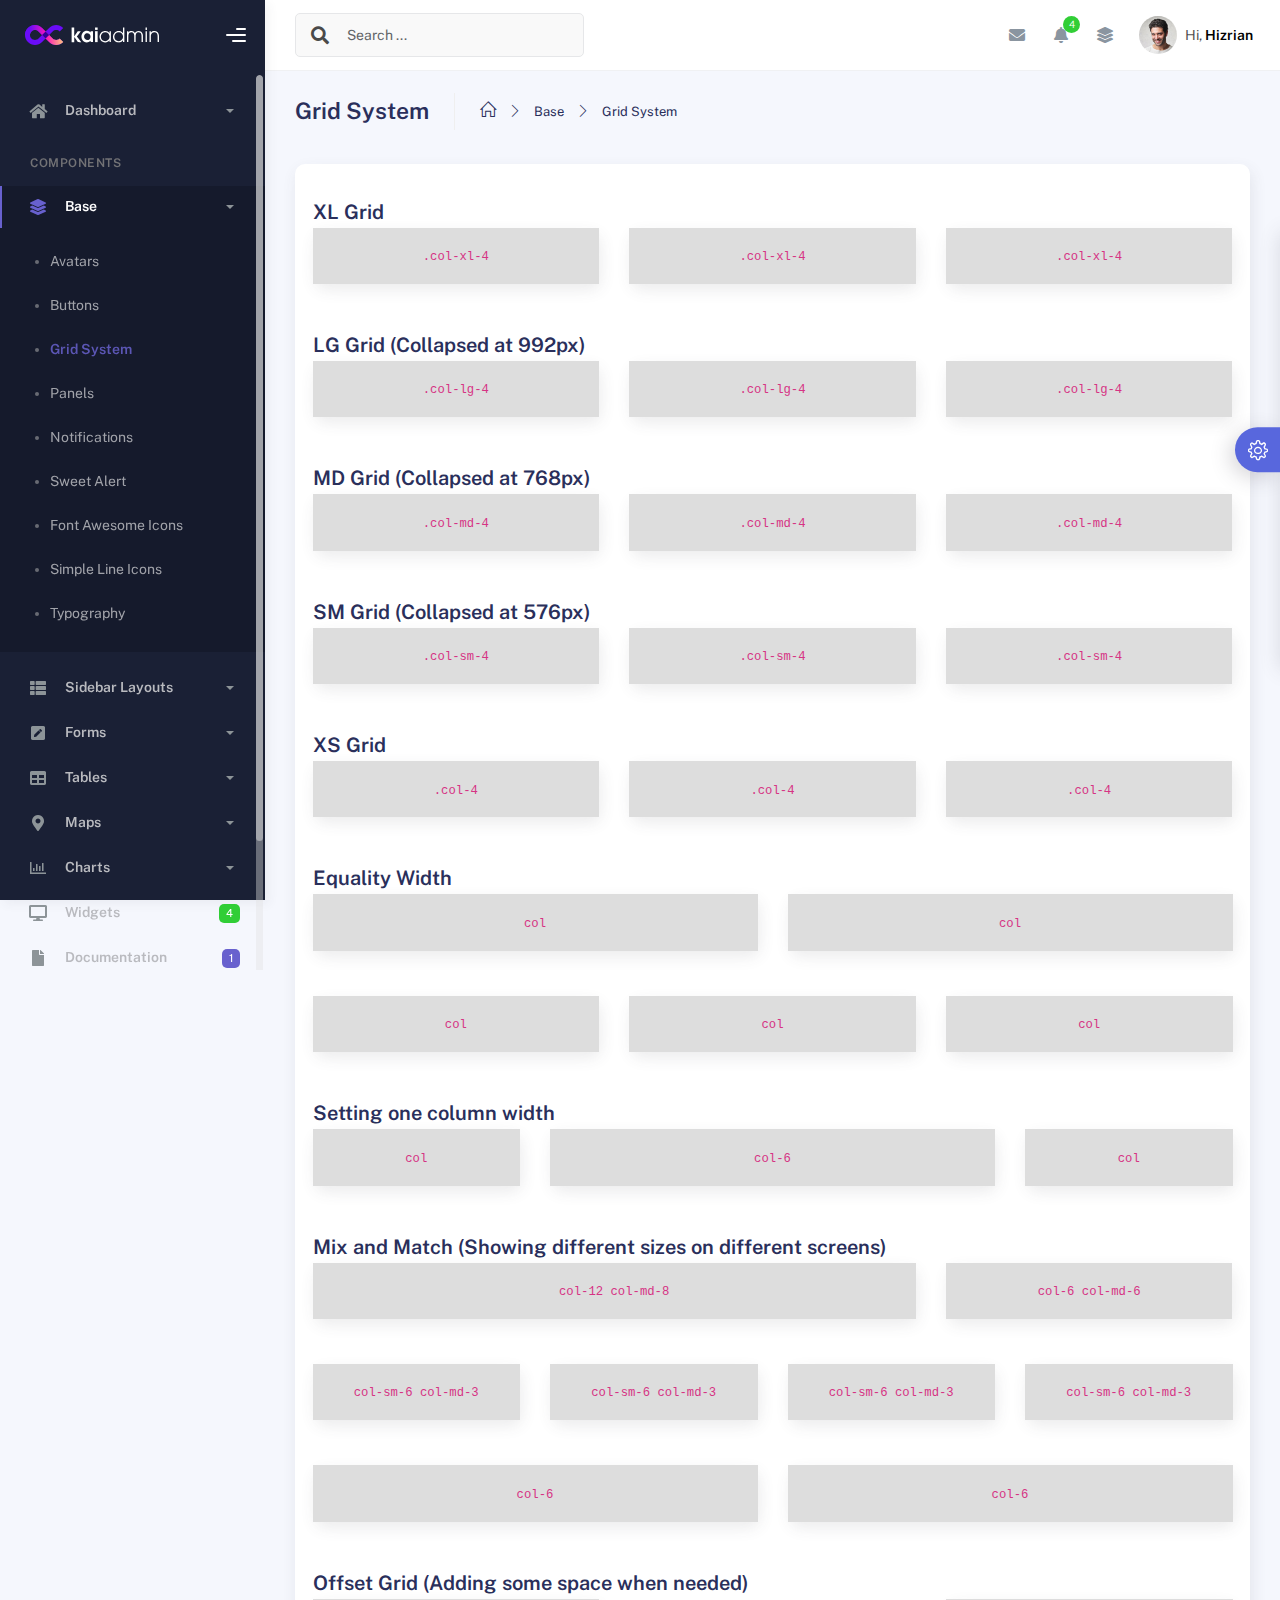
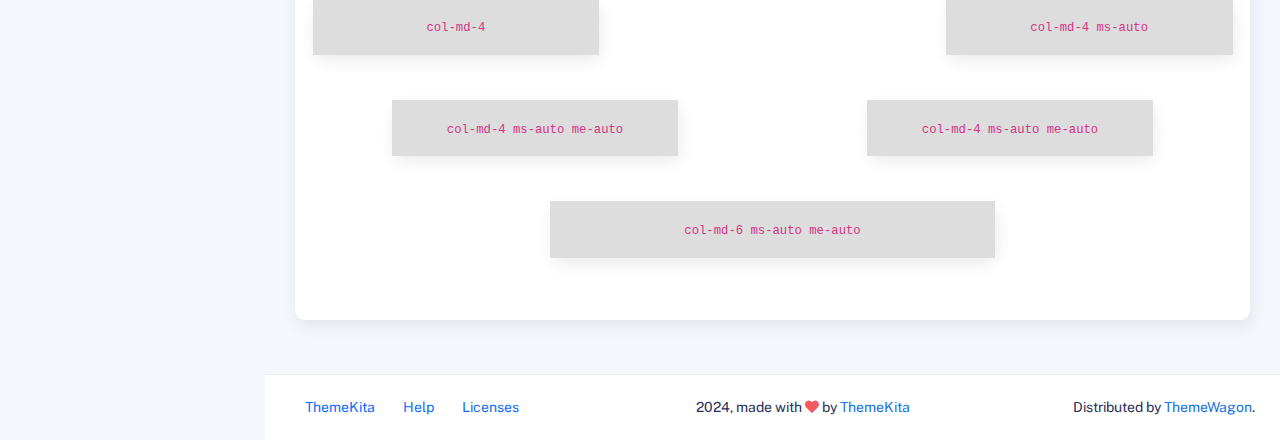
<file: Dashboard/components/gridsystem.html>
<!DOCTYPE html>
<html lang="en">
  <head>
    <meta http-equiv="X-UA-Compatible" content="IE=edge" />
    <title>Grid System - Kaiadmin Bootstrap 5 Admin Dashboard</title>
    <meta
      content="width=device-width, initial-scale=1.0, shrink-to-fit=no"
      name="viewport"
    />
    <link
      rel="icon"
      href="../assets/img/kaiadmin/favicon.ico"
      type="image/x-icon"
    />

    <!-- Fonts and icons -->
    <script src="../assets/js/plugin/webfont/webfont.min.js"></script>
    <script>
      WebFont.load({
        google: { families: ["Public Sans:300,400,500,600,700"] },
        custom: {
          families: [
            "Font Awesome 5 Solid",
            "Font Awesome 5 Regular",
            "Font Awesome 5 Brands",
            "simple-line-icons",
          ],
          urls: ["../assets/css/fonts.min.css"],
        },
        active: function () {
          sessionStorage.fonts = true;
        },
      });
    </script>

    <!-- CSS Files -->
    <link rel="stylesheet" href="../assets/css/bootstrap.min.css" />
    <link rel="stylesheet" href="../assets/css/plugins.min.css" />
    <link rel="stylesheet" href="../assets/css/kaiadmin.min.css" />

    <!-- CSS Just for demo purpose, don't include it in your project -->
    <link rel="stylesheet" href="../assets/css/demo.css" />
  </head>
  <body>
    <div class="wrapper">
      <!-- Sidebar -->
      <div class="sidebar" data-background-color="dark">
        <div class="sidebar-logo">
          <!-- Logo Header -->
          <div class="logo-header" data-background-color="dark">
            <a href="../index.html" class="logo">
              <img
                src="../assets/img/kaiadmin/logo_light.svg"
                alt="navbar brand"
                class="navbar-brand"
                height="20"
              />
            </a>
            <div class="nav-toggle">
              <button class="btn btn-toggle toggle-sidebar">
                <i class="gg-menu-right"></i>
              </button>
              <button class="btn btn-toggle sidenav-toggler">
                <i class="gg-menu-left"></i>
              </button>
            </div>
            <button class="topbar-toggler more">
              <i class="gg-more-vertical-alt"></i>
            </button>
          </div>
          <!-- End Logo Header -->
        </div>
        <div class="sidebar-wrapper scrollbar scrollbar-inner">
          <div class="sidebar-content">
            <ul class="nav nav-secondary">
              <li class="nav-item">
                <a
                  data-bs-toggle="collapse"
                  href="#dashboard"
                  class="collapsed"
                  aria-expanded="false"
                >
                  <i class="fas fa-home"></i>
                  <p>Dashboard</p>
                  <span class="caret"></span>
                </a>
                <div class="collapse" id="dashboard">
                  <ul class="nav nav-collapse">
                    <li>
                      <a href="../../demo1/index.html">
                        <span class="sub-item">Dashboard 1</span>
                      </a>
                    </li>
                  </ul>
                </div>
              </li>
              <li class="nav-section">
                <span class="sidebar-mini-icon">
                  <i class="fa fa-ellipsis-h"></i>
                </span>
                <h4 class="text-section">Components</h4>
              </li>
              <li class="nav-item active submenu">
                <a data-bs-toggle="collapse" href="#base">
                  <i class="fas fa-layer-group"></i>
                  <p>Base</p>
                  <span class="caret"></span>
                </a>
                <div class="collapse show" id="base">
                  <ul class="nav nav-collapse">
                    <li>
                      <a href="../components/avatars.html">
                        <span class="sub-item">Avatars</span>
                      </a>
                    </li>
                    <li>
                      <a href="../components/buttons.html">
                        <span class="sub-item">Buttons</span>
                      </a>
                    </li>
                    <li class="active">
                      <a href="../components/gridsystem.html">
                        <span class="sub-item">Grid System</span>
                      </a>
                    </li>
                    <li>
                      <a href="../components/panels.html">
                        <span class="sub-item">Panels</span>
                      </a>
                    </li>
                    <li>
                      <a href="../components/notifications.html">
                        <span class="sub-item">Notifications</span>
                      </a>
                    </li>
                    <li>
                      <a href="../components/sweetalert.html">
                        <span class="sub-item">Sweet Alert</span>
                      </a>
                    </li>
                    <li>
                      <a href="../components/font-awesome-icons.html">
                        <span class="sub-item">Font Awesome Icons</span>
                      </a>
                    </li>
                    <li>
                      <a href="../components/simple-line-icons.html">
                        <span class="sub-item">Simple Line Icons</span>
                      </a>
                    </li>
                    <li>
                      <a href="../components/typography.html">
                        <span class="sub-item">Typography</span>
                      </a>
                    </li>
                  </ul>
                </div>
              </li>
              <li class="nav-item">
                <a data-bs-toggle="collapse" href="#sidebarLayouts">
                  <i class="fas fa-th-list"></i>
                  <p>Sidebar Layouts</p>
                  <span class="caret"></span>
                </a>
                <div class="collapse" id="sidebarLayouts">
                  <ul class="nav nav-collapse">
                    <li>
                      <a href="../sidebar-style-2.html">
                        <span class="sub-item">Sidebar Style 2</span>
                      </a>
                    </li>
                    <li>
                      <a href="../icon-menu.html">
                        <span class="sub-item">Icon Menu</span>
                      </a>
                    </li>
                  </ul>
                </div>
              </li>
              <li class="nav-item">
                <a data-bs-toggle="collapse" href="#forms">
                  <i class="fas fa-pen-square"></i>
                  <p>Forms</p>
                  <span class="caret"></span>
                </a>
                <div class="collapse" id="forms">
                  <ul class="nav nav-collapse">
                    <li>
                      <a href="../forms/forms.html">
                        <span class="sub-item">Basic Form</span>
                      </a>
                    </li>
                  </ul>
                </div>
              </li>
              <li class="nav-item">
                <a data-bs-toggle="collapse" href="#tables">
                  <i class="fas fa-table"></i>
                  <p>Tables</p>
                  <span class="caret"></span>
                </a>
                <div class="collapse" id="tables">
                  <ul class="nav nav-collapse">
                    <li>
                      <a href="../tables/tables.html">
                        <span class="sub-item">Basic Table</span>
                      </a>
                    </li>
                    <li>
                      <a href="../tables/datatables.html">
                        <span class="sub-item">Datatables</span>
                      </a>
                    </li>
                  </ul>
                </div>
              </li>
              <li class="nav-item">
                <a data-bs-toggle="collapse" href="#maps">
                  <i class="fas fa-map-marker-alt"></i>
                  <p>Maps</p>
                  <span class="caret"></span>
                </a>
                <div class="collapse" id="maps">
                  <ul class="nav nav-collapse">
                    <li>
                      <a href="../maps/googlemaps.html">
                        <span class="sub-item">Google Maps</span>
                      </a>
                    </li>
                    <li>
                      <a href="../maps/jsvectormap.html">
                        <span class="sub-item">Jsvectormap</span>
                      </a>
                    </li>
                  </ul>
                </div>
              </li>
              <li class="nav-item">
                <a data-bs-toggle="collapse" href="#charts">
                  <i class="far fa-chart-bar"></i>
                  <p>Charts</p>
                  <span class="caret"></span>
                </a>
                <div class="collapse" id="charts">
                  <ul class="nav nav-collapse">
                    <li>
                      <a href="../charts/charts.html">
                        <span class="sub-item">Chart Js</span>
                      </a>
                    </li>
                    <li>
                      <a href="../charts/sparkline.html">
                        <span class="sub-item">Sparkline</span>
                      </a>
                    </li>
                  </ul>
                </div>
              </li>
              <li class="nav-item">
                <a href="../widgets.html">
                  <i class="fas fa-desktop"></i>
                  <p>Widgets</p>
                  <span class="badge badge-success">4</span>
                </a>
              </li>
              <li class="nav-item">
                <a href="../../../documentation/index.html">
                  <i class="fas fa-file"></i>
                  <p>Documentation</p>
                  <span class="badge badge-secondary">1</span>
                </a>
              </li>
              <li class="nav-item">
                <a data-bs-toggle="collapse" href="#submenu">
                  <i class="fas fa-bars"></i>
                  <p>Menu Levels</p>
                  <span class="caret"></span>
                </a>
                <div class="collapse" id="submenu">
                  <ul class="nav nav-collapse">
                    <li>
                      <a data-bs-toggle="collapse" href="#subnav1">
                        <span class="sub-item">Level 1</span>
                        <span class="caret"></span>
                      </a>
                      <div class="collapse" id="subnav1">
                        <ul class="nav nav-collapse subnav">
                          <li>
                            <a href="#">
                              <span class="sub-item">Level 2</span>
                            </a>
                          </li>
                          <li>
                            <a href="#">
                              <span class="sub-item">Level 2</span>
                            </a>
                          </li>
                        </ul>
                      </div>
                    </li>
                    <li>
                      <a data-bs-toggle="collapse" href="#subnav2">
                        <span class="sub-item">Level 1</span>
                        <span class="caret"></span>
                      </a>
                      <div class="collapse" id="subnav2">
                        <ul class="nav nav-collapse subnav">
                          <li>
                            <a href="#">
                              <span class="sub-item">Level 2</span>
                            </a>
                          </li>
                        </ul>
                      </div>
                    </li>
                    <li>
                      <a href="#">
                        <span class="sub-item">Level 1</span>
                      </a>
                    </li>
                  </ul>
                </div>
              </li>
            </ul>
          </div>
        </div>
      </div>
      <!-- End Sidebar -->

      <div class="main-panel">
        <div class="main-header">
          <div class="main-header-logo">
            <!-- Logo Header -->
            <div class="logo-header" data-background-color="dark">
              <a href="../index.html" class="logo">
                <img
                  src="../assets/img/kaiadmin/logo_light.svg"
                  alt="navbar brand"
                  class="navbar-brand"
                  height="20"
                />
              </a>
              <div class="nav-toggle">
                <button class="btn btn-toggle toggle-sidebar">
                  <i class="gg-menu-right"></i>
                </button>
                <button class="btn btn-toggle sidenav-toggler">
                  <i class="gg-menu-left"></i>
                </button>
              </div>
              <button class="topbar-toggler more">
                <i class="gg-more-vertical-alt"></i>
              </button>
            </div>
            <!-- End Logo Header -->
          </div>
          <!-- Navbar Header -->
          <nav
            class="navbar navbar-header navbar-header-transparent navbar-expand-lg border-bottom"
          >
            <div class="container-fluid">
              <nav
                class="navbar navbar-header-left navbar-expand-lg navbar-form nav-search p-0 d-none d-lg-flex"
              >
                <div class="input-group">
                  <div class="input-group-prepend">
                    <button type="submit" class="btn btn-search pe-1">
                      <i class="fa fa-search search-icon"></i>
                    </button>
                  </div>
                  <input
                    type="text"
                    placeholder="Search ..."
                    class="form-control"
                  />
                </div>
              </nav>

              <ul class="navbar-nav topbar-nav ms-md-auto align-items-center">
                <li
                  class="nav-item topbar-icon dropdown hidden-caret d-flex d-lg-none"
                >
                  <a
                    class="nav-link dropdown-toggle"
                    data-bs-toggle="dropdown"
                    href="#"
                    role="button"
                    aria-expanded="false"
                    aria-haspopup="true"
                  >
                    <i class="fa fa-search"></i>
                  </a>
                  <ul class="dropdown-menu dropdown-search animated fadeIn">
                    <form class="navbar-left navbar-form nav-search">
                      <div class="input-group">
                        <input
                          type="text"
                          placeholder="Search ..."
                          class="form-control"
                        />
                      </div>
                    </form>
                  </ul>
                </li>
                <li class="nav-item topbar-icon dropdown hidden-caret">
                  <a
                    class="nav-link dropdown-toggle"
                    href="#"
                    id="messageDropdown"
                    role="button"
                    data-bs-toggle="dropdown"
                    aria-haspopup="true"
                    aria-expanded="false"
                  >
                    <i class="fa fa-envelope"></i>
                  </a>
                  <ul
                    class="dropdown-menu messages-notif-box animated fadeIn"
                    aria-labelledby="messageDropdown"
                  >
                    <li>
                      <div
                        class="dropdown-title d-flex justify-content-between align-items-center"
                      >
                        Messages
                        <a href="#" class="small">Mark all as read</a>
                      </div>
                    </li>
                    <li>
                      <div class="message-notif-scroll scrollbar-outer">
                        <div class="notif-center">
                          <a href="#">
                            <div class="notif-img">
                              <img
                                src="../assets/img/jm_denis.jpg"
                                alt="Img Profile"
                              />
                            </div>
                            <div class="notif-content">
                              <span class="subject">Jimmy Denis</span>
                              <span class="block"> How are you ? </span>
                              <span class="time">5 minutes ago</span>
                            </div>
                          </a>
                          <a href="#">
                            <div class="notif-img">
                              <img
                                src="../assets/img/chadengle.jpg"
                                alt="Img Profile"
                              />
                            </div>
                            <div class="notif-content">
                              <span class="subject">Chad</span>
                              <span class="block"> Ok, Thanks ! </span>
                              <span class="time">12 minutes ago</span>
                            </div>
                          </a>
                          <a href="#">
                            <div class="notif-img">
                              <img
                                src="../assets/img/mlane.jpg"
                                alt="Img Profile"
                              />
                            </div>
                            <div class="notif-content">
                              <span class="subject">Jhon Doe</span>
                              <span class="block">
                                Ready for the meeting today...
                              </span>
                              <span class="time">12 minutes ago</span>
                            </div>
                          </a>
                          <a href="#">
                            <div class="notif-img">
                              <img
                                src="../assets/img/talha.jpg"
                                alt="Img Profile"
                              />
                            </div>
                            <div class="notif-content">
                              <span class="subject">Talha</span>
                              <span class="block"> Hi, Apa Kabar ? </span>
                              <span class="time">17 minutes ago</span>
                            </div>
                          </a>
                        </div>
                      </div>
                    </li>
                    <li>
                      <a class="see-all" href="javascript:void(0);"
                        >See all messages<i class="fa fa-angle-right"></i>
                      </a>
                    </li>
                  </ul>
                </li>
                <li class="nav-item topbar-icon dropdown hidden-caret">
                  <a
                    class="nav-link dropdown-toggle"
                    href="#"
                    id="notifDropdown"
                    role="button"
                    data-bs-toggle="dropdown"
                    aria-haspopup="true"
                    aria-expanded="false"
                  >
                    <i class="fa fa-bell"></i>
                    <span class="notification">4</span>
                  </a>
                  <ul
                    class="dropdown-menu notif-box animated fadeIn"
                    aria-labelledby="notifDropdown"
                  >
                    <li>
                      <div class="dropdown-title">
                        You have 4 new notification
                      </div>
                    </li>
                    <li>
                      <div class="notif-scroll scrollbar-outer">
                        <div class="notif-center">
                          <a href="#">
                            <div class="notif-icon notif-primary">
                              <i class="fa fa-user-plus"></i>
                            </div>
                            <div class="notif-content">
                              <span class="block"> New user registered </span>
                              <span class="time">5 minutes ago</span>
                            </div>
                          </a>
                          <a href="#">
                            <div class="notif-icon notif-success">
                              <i class="fa fa-comment"></i>
                            </div>
                            <div class="notif-content">
                              <span class="block">
                                Rahmad commented on Admin
                              </span>
                              <span class="time">12 minutes ago</span>
                            </div>
                          </a>
                          <a href="#">
                            <div class="notif-img">
                              <img
                                src="../assets/img/profile2.jpg"
                                alt="Img Profile"
                              />
                            </div>
                            <div class="notif-content">
                              <span class="block">
                                Reza send messages to you
                              </span>
                              <span class="time">12 minutes ago</span>
                            </div>
                          </a>
                          <a href="#">
                            <div class="notif-icon notif-danger">
                              <i class="fa fa-heart"></i>
                            </div>
                            <div class="notif-content">
                              <span class="block"> Farrah liked Admin </span>
                              <span class="time">17 minutes ago</span>
                            </div>
                          </a>
                        </div>
                      </div>
                    </li>
                    <li>
                      <a class="see-all" href="javascript:void(0);"
                        >See all notifications<i class="fa fa-angle-right"></i>
                      </a>
                    </li>
                  </ul>
                </li>
                <li class="nav-item topbar-icon dropdown hidden-caret">
                  <a
                    class="nav-link"
                    data-bs-toggle="dropdown"
                    href="#"
                    aria-expanded="false"
                  >
                    <i class="fas fa-layer-group"></i>
                  </a>
                  <div class="dropdown-menu quick-actions animated fadeIn">
                    <div class="quick-actions-header">
                      <span class="title mb-1">Quick Actions</span>
                      <span class="subtitle op-7">Shortcuts</span>
                    </div>
                    <div class="quick-actions-scroll scrollbar-outer">
                      <div class="quick-actions-items">
                        <div class="row m-0">
                          <a class="col-6 col-md-4 p-0" href="#">
                            <div class="quick-actions-item">
                              <div class="avatar-item bg-danger rounded-circle">
                                <i class="far fa-calendar-alt"></i>
                              </div>
                              <span class="text">Calendar</span>
                            </div>
                          </a>
                          <a class="col-6 col-md-4 p-0" href="#">
                            <div class="quick-actions-item">
                              <div
                                class="avatar-item bg-warning rounded-circle"
                              >
                                <i class="fas fa-map"></i>
                              </div>
                              <span class="text">Maps</span>
                            </div>
                          </a>
                          <a class="col-6 col-md-4 p-0" href="#">
                            <div class="quick-actions-item">
                              <div class="avatar-item bg-info rounded-circle">
                                <i class="fas fa-file-excel"></i>
                              </div>
                              <span class="text">Reports</span>
                            </div>
                          </a>
                          <a class="col-6 col-md-4 p-0" href="#">
                            <div class="quick-actions-item">
                              <div
                                class="avatar-item bg-success rounded-circle"
                              >
                                <i class="fas fa-envelope"></i>
                              </div>
                              <span class="text">Emails</span>
                            </div>
                          </a>
                          <a class="col-6 col-md-4 p-0" href="#">
                            <div class="quick-actions-item">
                              <div
                                class="avatar-item bg-primary rounded-circle"
                              >
                                <i class="fas fa-file-invoice-dollar"></i>
                              </div>
                              <span class="text">Invoice</span>
                            </div>
                          </a>
                          <a class="col-6 col-md-4 p-0" href="#">
                            <div class="quick-actions-item">
                              <div
                                class="avatar-item bg-secondary rounded-circle"
                              >
                                <i class="fas fa-credit-card"></i>
                              </div>
                              <span class="text">Payments</span>
                            </div>
                          </a>
                        </div>
                      </div>
                    </div>
                  </div>
                </li>

                <li class="nav-item topbar-user dropdown hidden-caret">
                  <a
                    class="dropdown-toggle profile-pic"
                    data-bs-toggle="dropdown"
                    href="#"
                    aria-expanded="false"
                  >
                    <div class="avatar-sm">
                      <img
                        src="../assets/img/profile.jpg"
                        alt="..."
                        class="avatar-img rounded-circle"
                      />
                    </div>
                    <span class="profile-username">
                      <span class="op-7">Hi,</span>
                      <span class="fw-bold">Hizrian</span>
                    </span>
                  </a>
                  <ul class="dropdown-menu dropdown-user animated fadeIn">
                    <div class="dropdown-user-scroll scrollbar-outer">
                      <li>
                        <div class="user-box">
                          <div class="avatar-lg">
                            <img
                              src="../assets/img/profile.jpg"
                              alt="image profile"
                              class="avatar-img rounded"
                            />
                          </div>
                          <div class="u-text">
                            <h4>Hizrian</h4>
                            <p class="text-muted">hello@example.com</p>
                            <a
                              href="profile.html"
                              class="btn btn-xs btn-secondary btn-sm"
                              >View Profile</a
                            >
                          </div>
                        </div>
                      </li>
                      <li>
                        <div class="dropdown-divider"></div>
                        <a class="dropdown-item" href="#">My Profile</a>
                        <a class="dropdown-item" href="#">My Balance</a>
                        <a class="dropdown-item" href="#">Inbox</a>
                        <div class="dropdown-divider"></div>
                        <a class="dropdown-item" href="#">Account Setting</a>
                        <div class="dropdown-divider"></div>
                        <a class="dropdown-item" href="#">Logout</a>
                      </li>
                    </div>
                  </ul>
                </li>
              </ul>
            </div>
          </nav>
          <!-- End Navbar -->
        </div>

        <div class="container">
          <div class="page-inner">
            <div class="page-header">
              <h3 class="fw-bold mb-3">Grid System</h3>
              <ul class="breadcrumbs mb-3">
                <li class="nav-home">
                  <a href="#">
                    <i class="icon-home"></i>
                  </a>
                </li>
                <li class="separator">
                  <i class="icon-arrow-right"></i>
                </li>
                <li class="nav-item">
                  <a href="#">Base</a>
                </li>
                <li class="separator">
                  <i class="icon-arrow-right"></i>
                </li>
                <li class="nav-item">
                  <a href="#">Grid System</a>
                </li>
              </ul>
            </div>
            <div class="card">
              <div class="card-body">
                <h4 class="card-title mt-3">XL Grid</h4>
                <div class="row row-demo-grid">
                  <div class="col-xl-4">
                    <div class="card">
                      <div class="card-body"><code>.col-xl-4</code></div>
                    </div>
                  </div>
                  <div class="col-xl-4">
                    <div class="card">
                      <div class="card-body"><code>.col-xl-4</code></div>
                    </div>
                  </div>
                  <div class="col-xl-4">
                    <div class="card">
                      <div class="card-body"><code>.col-xl-4</code></div>
                    </div>
                  </div>
                </div>

                <h4 class="card-title">LG Grid (Collapsed at 992px)</h4>
                <div class="row row-demo-grid">
                  <div class="col-lg-4">
                    <div class="card">
                      <div class="card-body"><code>.col-lg-4</code></div>
                    </div>
                  </div>
                  <div class="col-lg-4">
                    <div class="card">
                      <div class="card-body"><code>.col-lg-4</code></div>
                    </div>
                  </div>
                  <div class="col-lg-4">
                    <div class="card">
                      <div class="card-body"><code>.col-lg-4</code></div>
                    </div>
                  </div>
                </div>

                <h4 class="card-title">MD Grid (Collapsed at 768px)</h4>
                <div class="row row-demo-grid">
                  <div class="col-md-4">
                    <div class="card">
                      <div class="card-body"><code>.col-md-4</code></div>
                    </div>
                  </div>
                  <div class="col-md-4">
                    <div class="card">
                      <div class="card-body"><code>.col-md-4</code></div>
                    </div>
                  </div>
                  <div class="col-md-4">
                    <div class="card">
                      <div class="card-body"><code>.col-md-4</code></div>
                    </div>
                  </div>
                </div>

                <h4 class="card-title">SM Grid (Collapsed at 576px)</h4>
                <div class="row row-demo-grid">
                  <div class="col-sm-4">
                    <div class="card">
                      <div class="card-body"><code>.col-sm-4</code></div>
                    </div>
                  </div>
                  <div class="col-sm-4">
                    <div class="card">
                      <div class="card-body"><code>.col-sm-4</code></div>
                    </div>
                  </div>
                  <div class="col-sm-4">
                    <div class="card">
                      <div class="card-body"><code>.col-sm-4</code></div>
                    </div>
                  </div>
                </div>

                <h4 class="card-title">XS Grid</h4>
                <div class="row row-demo-grid">
                  <div class="col-4">
                    <div class="card">
                      <div class="card-body"><code>.col-4</code></div>
                    </div>
                  </div>
                  <div class="col-4">
                    <div class="card">
                      <div class="card-body"><code>.col-4</code></div>
                    </div>
                  </div>
                  <div class="col-4">
                    <div class="card">
                      <div class="card-body"><code>.col-4</code></div>
                    </div>
                  </div>
                </div>

                <h4 class="card-title">Equality Width</h4>
                <div class="row row-demo-grid">
                  <div class="col">
                    <div class="card">
                      <div class="card-body"><code>col</code></div>
                    </div>
                  </div>
                  <div class="col">
                    <div class="card">
                      <div class="card-body"><code>col</code></div>
                    </div>
                  </div>
                </div>
                <div class="row row-demo-grid">
                  <div class="col">
                    <div class="card">
                      <div class="card-body"><code>col</code></div>
                    </div>
                  </div>
                  <div class="col">
                    <div class="card">
                      <div class="card-body"><code>col</code></div>
                    </div>
                  </div>
                  <div class="col">
                    <div class="card">
                      <div class="card-body"><code>col</code></div>
                    </div>
                  </div>
                </div>

                <h4 class="card-title">Setting one column width</h4>
                <div class="row row-demo-grid">
                  <div class="col">
                    <div class="card">
                      <div class="card-body"><code>col</code></div>
                    </div>
                  </div>
                  <div class="col-6">
                    <div class="card">
                      <div class="card-body"><code>col-6</code></div>
                    </div>
                  </div>
                  <div class="col">
                    <div class="card">
                      <div class="card-body"><code>col</code></div>
                    </div>
                  </div>
                </div>

                <h4 class="card-title">
                  Mix and Match (Showing different sizes on different screens)
                </h4>
                <!-- Stack the columns on mobile by making one full-width and the other half-width -->
                <div class="row row-demo-grid">
                  <div class="col-12 col-md-8">
                    <div class="card">
                      <div class="card-body"><code>col-12 col-md-8</code></div>
                    </div>
                  </div>
                  <div class="col-6 col-md-4">
                    <div class="card">
                      <div class="card-body"><code>col-6 col-md-6</code></div>
                    </div>
                  </div>
                </div>

                <!-- Columns start at 50% wide on mobile and bump up to 33.3% wide on desktop -->
                <div class="row row-demo-grid">
                  <div class="col-sm-6 col-md-3">
                    <div class="card">
                      <div class="card-body">
                        <code>col-sm-6 col-md-3</code>
                      </div>
                    </div>
                  </div>
                  <div class="col-sm-6 col-md-3">
                    <div class="card">
                      <div class="card-body">
                        <code>col-sm-6 col-md-3</code>
                      </div>
                    </div>
                  </div>
                  <div class="col-sm-6 col-md-3">
                    <div class="card">
                      <div class="card-body">
                        <code>col-sm-6 col-md-3</code>
                      </div>
                    </div>
                  </div>
                  <div class="col-sm-6 col-md-3">
                    <div class="card">
                      <div class="card-body">
                        <code>col-sm-6 col-md-3</code>
                      </div>
                    </div>
                  </div>
                </div>

                <!-- Columns are always 50% wide, on mobile and desktop -->
                <div class="row row-demo-grid">
                  <div class="col-6">
                    <div class="card">
                      <div class="card-body"><code>col-6</code></div>
                    </div>
                  </div>
                  <div class="col-6">
                    <div class="card">
                      <div class="card-body"><code>col-6</code></div>
                    </div>
                  </div>
                </div>

                <h4 class="card-title">
                  Offset Grid (Adding some space when needed)
                </h4>
                <div class="row row-demo-grid">
                  <div class="col-md-4">
                    <div class="card">
                      <div class="card-body text-center">
                        <code>col-md-4</code>
                      </div>
                    </div>
                  </div>
                  <div class="col-md-4 ms-auto">
                    <div class="card">
                      <div class="card-body text-center">
                        <code>col-md-4 ms-auto</code>
                      </div>
                    </div>
                  </div>
                </div>

                <div class="row row-demo-grid">
                  <div class="col-md-4 ms-auto me-auto">
                    <div class="card">
                      <div class="card-body text-center">
                        <code>col-md-4 ms-auto me-auto</code>
                      </div>
                    </div>
                  </div>
                  <div class="col-md-4 ms-auto me-auto">
                    <div class="card">
                      <div class="card-body text-center">
                        <code>col-md-4 ms-auto me-auto</code>
                      </div>
                    </div>
                  </div>
                </div>

                <div class="row row-demo-grid">
                  <div class="col-md-6 ms-auto me-auto">
                    <div class="card">
                      <div class="card-body text-center">
                        <code>col-md-6 ms-auto me-auto</code>
                      </div>
                    </div>
                  </div>
                </div>
              </div>
            </div>
          </div>

        <footer class="footer">
          <div class="container-fluid d-flex justify-content-between">
            <nav class="pull-left">
              <ul class="nav">
                <li class="nav-item">
                  <a class="nav-link" href="http://www.themekita.com">
                    ThemeKita
                  </a>
                </li>
                <li class="nav-item">
                  <a class="nav-link" href="#"> Help </a>
                </li>
                <li class="nav-item">
                  <a class="nav-link" href="#"> Licenses </a>
                </li>
              </ul>
            </nav>
            <div class="copyright">
              2024, made with <i class="fa fa-heart heart text-danger"></i> by
              <a href="http://www.themekita.com">ThemeKita</a>
            </div>
            <div>
              Distributed by
              <a target="_blank" href="https://themewagon.com/">ThemeWagon</a>.
            </div>
          </div>
        </footer>
      </div>

      <!-- Custom template | don't include it in your project! -->
      <div class="custom-template">
        <div class="title">Settings</div>
        <div class="custom-content">
          <div class="switcher">
            <div class="switch-block">
              <h4>Logo Header</h4>
              <div class="btnSwitch">
                <button
                  type="button"
                  class="selected changeLogoHeaderColor"
                  data-color="dark"
                ></button>
                <button
                  type="button"
                  class="selected changeLogoHeaderColor"
                  data-color="blue"
                ></button>
                <button
                  type="button"
                  class="changeLogoHeaderColor"
                  data-color="purple"
                ></button>
                <button
                  type="button"
                  class="changeLogoHeaderColor"
                  data-color="light-blue"
                ></button>
                <button
                  type="button"
                  class="changeLogoHeaderColor"
                  data-color="green"
                ></button>
                <button
                  type="button"
                  class="changeLogoHeaderColor"
                  data-color="orange"
                ></button>
                <button
                  type="button"
                  class="changeLogoHeaderColor"
                  data-color="red"
                ></button>
                <button
                  type="button"
                  class="changeLogoHeaderColor"
                  data-color="white"
                ></button>
                <br />
                <button
                  type="button"
                  class="changeLogoHeaderColor"
                  data-color="dark2"
                ></button>
                <button
                  type="button"
                  class="changeLogoHeaderColor"
                  data-color="blue2"
                ></button>
                <button
                  type="button"
                  class="changeLogoHeaderColor"
                  data-color="purple2"
                ></button>
                <button
                  type="button"
                  class="changeLogoHeaderColor"
                  data-color="light-blue2"
                ></button>
                <button
                  type="button"
                  class="changeLogoHeaderColor"
                  data-color="green2"
                ></button>
                <button
                  type="button"
                  class="changeLogoHeaderColor"
                  data-color="orange2"
                ></button>
                <button
                  type="button"
                  class="changeLogoHeaderColor"
                  data-color="red2"
                ></button>
              </div>
            </div>
            <div class="switch-block">
              <h4>Navbar Header</h4>
              <div class="btnSwitch">
                <button
                  type="button"
                  class="changeTopBarColor"
                  data-color="dark"
                ></button>
                <button
                  type="button"
                  class="changeTopBarColor"
                  data-color="blue"
                ></button>
                <button
                  type="button"
                  class="changeTopBarColor"
                  data-color="purple"
                ></button>
                <button
                  type="button"
                  class="changeTopBarColor"
                  data-color="light-blue"
                ></button>
                <button
                  type="button"
                  class="changeTopBarColor"
                  data-color="green"
                ></button>
                <button
                  type="button"
                  class="changeTopBarColor"
                  data-color="orange"
                ></button>
                <button
                  type="button"
                  class="changeTopBarColor"
                  data-color="red"
                ></button>
                <button
                  type="button"
                  class="changeTopBarColor"
                  data-color="white"
                ></button>
                <br />
                <button
                  type="button"
                  class="changeTopBarColor"
                  data-color="dark2"
                ></button>
                <button
                  type="button"
                  class="selected changeTopBarColor"
                  data-color="blue2"
                ></button>
                <button
                  type="button"
                  class="changeTopBarColor"
                  data-color="purple2"
                ></button>
                <button
                  type="button"
                  class="changeTopBarColor"
                  data-color="light-blue2"
                ></button>
                <button
                  type="button"
                  class="changeTopBarColor"
                  data-color="green2"
                ></button>
                <button
                  type="button"
                  class="changeTopBarColor"
                  data-color="orange2"
                ></button>
                <button
                  type="button"
                  class="changeTopBarColor"
                  data-color="red2"
                ></button>
              </div>
            </div>
            <div class="switch-block">
              <h4>Sidebar</h4>
              <div class="btnSwitch">
                <button
                  type="button"
                  class="selected changeSideBarColor"
                  data-color="white"
                ></button>
                <button
                  type="button"
                  class="changeSideBarColor"
                  data-color="dark"
                ></button>
                <button
                  type="button"
                  class="changeSideBarColor"
                  data-color="dark2"
                ></button>
              </div>
            </div>
          </div>
        </div>
        <div class="custom-toggle">
          <i class="icon-settings"></i>
        </div>
      </div>
      <!-- End Custom template -->
    </div>
    <!--   Core JS Files   -->
    <script src="../assets/js/core/jquery-3.7.1.min.js"></script>
    <script src="../assets/js/core/popper.min.js"></script>
    <script src="../assets/js/core/bootstrap.min.js"></script>

    <!-- jQuery Scrollbar -->
    <script src="../assets/js/plugin/jquery-scrollbar/jquery.scrollbar.min.js"></script>
    <!-- Moment JS -->
    <script src="../assets/js/plugin/moment/moment.min.js"></script>

    <!-- Chart JS -->
    <script src="../assets/js/plugin/chart.js/chart.min.js"></script>

    <!-- jQuery Sparkline -->
    <script src="../assets/js/plugin/jquery.sparkline/jquery.sparkline.min.js"></script>

    <!-- Chart Circle -->
    <script src="../assets/js/plugin/chart-circle/circles.min.js"></script>

    <!-- Datatables -->
    <script src="../assets/js/plugin/datatables/datatables.min.js"></script>

    <!-- Bootstrap Notify -->
    <script src="../assets/js/plugin/bootstrap-notify/bootstrap-notify.min.js"></script>

    <!-- jQuery Vector Maps -->
    <script src="../assets/js/plugin/jsvectormap/jsvectormap.min.js"></script>
    <script src="../assets/js/plugin/jsvectormap/world.js"></script>

    <!-- Sweet Alert -->
    <script src="../assets/js/plugin/sweetalert/sweetalert.min.js"></script>

    <!-- Kaiadmin JS -->
    <script src="../assets/js/kaiadmin.min.js"></script>

    <!-- Kaiadmin DEMO methods, don't include it in your project! -->
    <script src="../assets/js/setting-demo2.js"></script>
  </body>
</html>
</file>
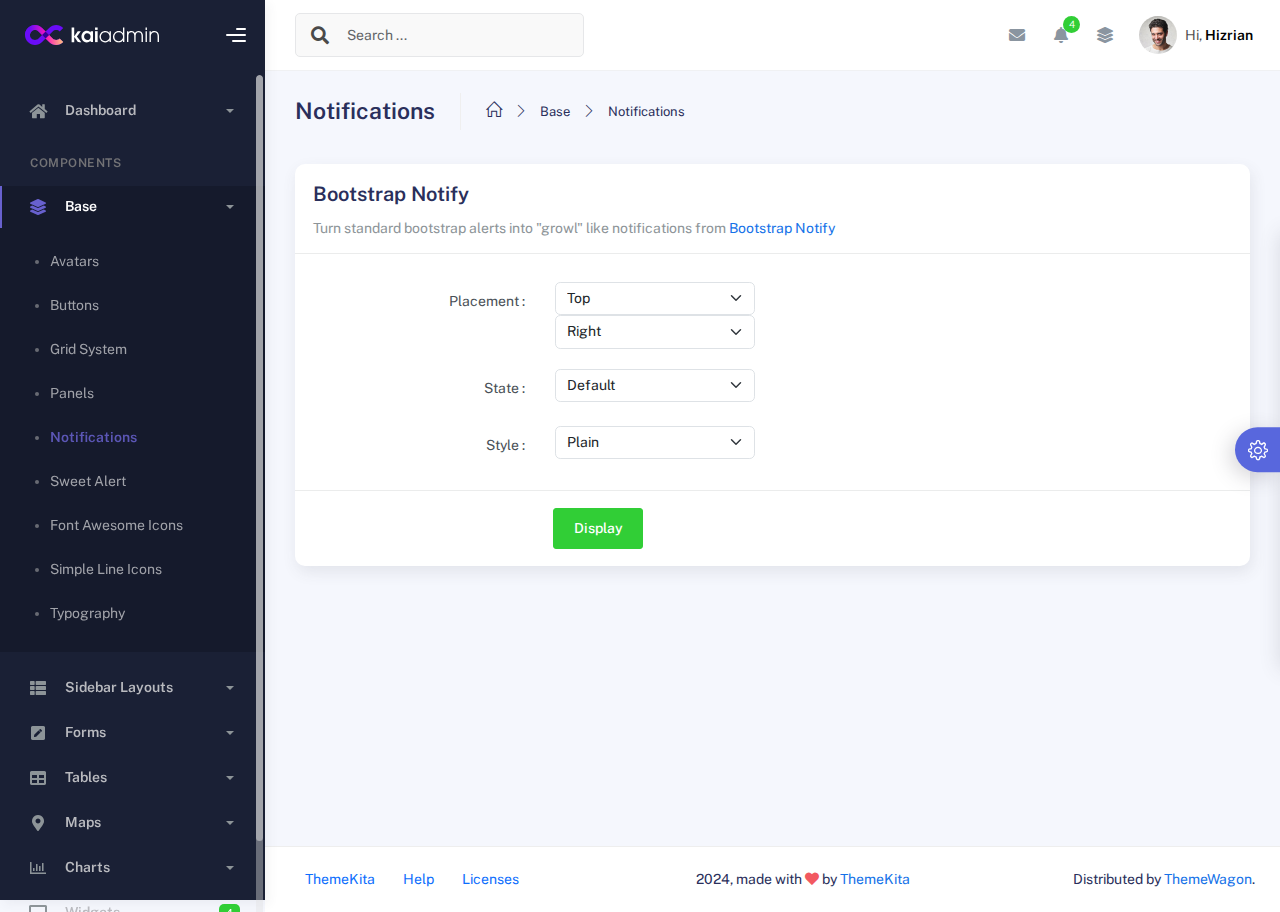
<file: Dashboard/components/notifications.html>
<!DOCTYPE html>
<html lang="en">
  <head>
    <meta http-equiv="X-UA-Compatible" content="IE=edge" />
    <title>Notifications - Kaiadmin Bootstrap 5 Admin Dashboard</title>
    <meta
      content="width=device-width, initial-scale=1.0, shrink-to-fit=no"
      name="viewport"
    />
    <link
      rel="icon"
      href="../assets/img/kaiadmin/favicon.ico"
      type="image/x-icon"
    />

    <!-- Fonts and icons -->
    <script src="../assets/js/plugin/webfont/webfont.min.js"></script>
    <script>
      WebFont.load({
        google: { families: ["Public Sans:300,400,500,600,700"] },
        custom: {
          families: [
            "Font Awesome 5 Solid",
            "Font Awesome 5 Regular",
            "Font Awesome 5 Brands",
            "simple-line-icons",
          ],
          urls: ["../assets/css/fonts.min.css"],
        },
        active: function () {
          sessionStorage.fonts = true;
        },
      });
    </script>

    <!-- CSS Files -->
    <link rel="stylesheet" href="../assets/css/bootstrap.min.css" />
    <link rel="stylesheet" href="../assets/css/plugins.min.css" />
    <link rel="stylesheet" href="../assets/css/kaiadmin.min.css" />

    <!-- CSS Just for demo purpose, don't include it in your project -->
    <link rel="stylesheet" href="../assets/css/demo.css" />
  </head>
  <body>
    <div class="wrapper">
      <!-- Sidebar -->
      <div class="sidebar" data-background-color="dark">
        <div class="sidebar-logo">
          <!-- Logo Header -->
          <div class="logo-header" data-background-color="dark">
            <a href="../index.html" class="logo">
              <img
                src="../assets/img/kaiadmin/logo_light.svg"
                alt="navbar brand"
                class="navbar-brand"
                height="20"
              />
            </a>
            <div class="nav-toggle">
              <button class="btn btn-toggle toggle-sidebar">
                <i class="gg-menu-right"></i>
              </button>
              <button class="btn btn-toggle sidenav-toggler">
                <i class="gg-menu-left"></i>
              </button>
            </div>
            <button class="topbar-toggler more">
              <i class="gg-more-vertical-alt"></i>
            </button>
          </div>
          <!-- End Logo Header -->
        </div>
        <div class="sidebar-wrapper scrollbar scrollbar-inner">
          <div class="sidebar-content">
            <ul class="nav nav-secondary">
              <li class="nav-item">
                <a
                  data-bs-toggle="collapse"
                  href="#dashboard"
                  class="collapsed"
                  aria-expanded="false"
                >
                  <i class="fas fa-home"></i>
                  <p>Dashboard</p>
                  <span class="caret"></span>
                </a>
                <div class="collapse" id="dashboard">
                  <ul class="nav nav-collapse">
                    <li>
                      <a href="../../demo1/index.html">
                        <span class="sub-item">Dashboard 1</span>
                      </a>
                    </li>
                  </ul>
                </div>
              </li>
              <li class="nav-section">
                <span class="sidebar-mini-icon">
                  <i class="fa fa-ellipsis-h"></i>
                </span>
                <h4 class="text-section">Components</h4>
              </li>
              <li class="nav-item active submenu">
                <a data-bs-toggle="collapse" href="#base">
                  <i class="fas fa-layer-group"></i>
                  <p>Base</p>
                  <span class="caret"></span>
                </a>
                <div class="collapse show" id="base">
                  <ul class="nav nav-collapse">
                    <li>
                      <a href="../components/avatars.html">
                        <span class="sub-item">Avatars</span>
                      </a>
                    </li>
                    <li>
                      <a href="../components/buttons.html">
                        <span class="sub-item">Buttons</span>
                      </a>
                    </li>
                    <li>
                      <a href="../components/gridsystem.html">
                        <span class="sub-item">Grid System</span>
                      </a>
                    </li>
                    <li>
                      <a href="../components/panels.html">
                        <span class="sub-item">Panels</span>
                      </a>
                    </li>
                    <li class="active">
                      <a href="../components/notifications.html">
                        <span class="sub-item">Notifications</span>
                      </a>
                    </li>
                    <li>
                      <a href="../components/sweetalert.html">
                        <span class="sub-item">Sweet Alert</span>
                      </a>
                    </li>
                    <li>
                      <a href="../components/font-awesome-icons.html">
                        <span class="sub-item">Font Awesome Icons</span>
                      </a>
                    </li>
                    <li>
                      <a href="../components/simple-line-icons.html">
                        <span class="sub-item">Simple Line Icons</span>
                      </a>
                    </li>
                    <li>
                      <a href="../components/typography.html">
                        <span class="sub-item">Typography</span>
                      </a>
                    </li>
                  </ul>
                </div>
              </li>
              <li class="nav-item">
                <a data-bs-toggle="collapse" href="#sidebarLayouts">
                  <i class="fas fa-th-list"></i>
                  <p>Sidebar Layouts</p>
                  <span class="caret"></span>
                </a>
                <div class="collapse" id="sidebarLayouts">
                  <ul class="nav nav-collapse">
                    <li>
                      <a href="../sidebar-style-2.html">
                        <span class="sub-item">Sidebar Style 2</span>
                      </a>
                    </li>
                    <li>
                      <a href="../icon-menu.html">
                        <span class="sub-item">Icon Menu</span>
                      </a>
                    </li>
                  </ul>
                </div>
              </li>
              <li class="nav-item">
                <a data-bs-toggle="collapse" href="#forms">
                  <i class="fas fa-pen-square"></i>
                  <p>Forms</p>
                  <span class="caret"></span>
                </a>
                <div class="collapse" id="forms">
                  <ul class="nav nav-collapse">
                    <li>
                      <a href="../forms/forms.html">
                        <span class="sub-item">Basic Form</span>
                      </a>
                    </li>
                  </ul>
                </div>
              </li>
              <li class="nav-item">
                <a data-bs-toggle="collapse" href="#tables">
                  <i class="fas fa-table"></i>
                  <p>Tables</p>
                  <span class="caret"></span>
                </a>
                <div class="collapse" id="tables">
                  <ul class="nav nav-collapse">
                    <li>
                      <a href="../tables/tables.html">
                        <span class="sub-item">Basic Table</span>
                      </a>
                    </li>
                    <li>
                      <a href="../tables/datatables.html">
                        <span class="sub-item">Datatables</span>
                      </a>
                    </li>
                  </ul>
                </div>
              </li>
              <li class="nav-item">
                <a data-bs-toggle="collapse" href="#maps">
                  <i class="fas fa-map-marker-alt"></i>
                  <p>Maps</p>
                  <span class="caret"></span>
                </a>
                <div class="collapse" id="maps">
                  <ul class="nav nav-collapse">
                    <li>
                      <a href="../maps/googlemaps.html">
                        <span class="sub-item">Google Maps</span>
                      </a>
                    </li>
                    <li>
                      <a href="../maps/jsvectormap.html">
                        <span class="sub-item">Jsvectormap</span>
                      </a>
                    </li>
                  </ul>
                </div>
              </li>
              <li class="nav-item">
                <a data-bs-toggle="collapse" href="#charts">
                  <i class="far fa-chart-bar"></i>
                  <p>Charts</p>
                  <span class="caret"></span>
                </a>
                <div class="collapse" id="charts">
                  <ul class="nav nav-collapse">
                    <li>
                      <a href="../charts/charts.html">
                        <span class="sub-item">Chart Js</span>
                      </a>
                    </li>
                    <li>
                      <a href="../charts/sparkline.html">
                        <span class="sub-item">Sparkline</span>
                      </a>
                    </li>
                  </ul>
                </div>
              </li>
              <li class="nav-item">
                <a href="../widgets.html">
                  <i class="fas fa-desktop"></i>
                  <p>Widgets</p>
                  <span class="badge badge-success">4</span>
                </a>
              </li>
              <li class="nav-item">
                <a href="../../../documentation/index.html">
                  <i class="fas fa-file"></i>
                  <p>Documentation</p>
                  <span class="badge badge-secondary">1</span>
                </a>
              </li>
              <li class="nav-item">
                <a data-bs-toggle="collapse" href="#submenu">
                  <i class="fas fa-bars"></i>
                  <p>Menu Levels</p>
                  <span class="caret"></span>
                </a>
                <div class="collapse" id="submenu">
                  <ul class="nav nav-collapse">
                    <li>
                      <a data-bs-toggle="collapse" href="#subnav1">
                        <span class="sub-item">Level 1</span>
                        <span class="caret"></span>
                      </a>
                      <div class="collapse" id="subnav1">
                        <ul class="nav nav-collapse subnav">
                          <li>
                            <a href="#">
                              <span class="sub-item">Level 2</span>
                            </a>
                          </li>
                          <li>
                            <a href="#">
                              <span class="sub-item">Level 2</span>
                            </a>
                          </li>
                        </ul>
                      </div>
                    </li>
                    <li>
                      <a data-bs-toggle="collapse" href="#subnav2">
                        <span class="sub-item">Level 1</span>
                        <span class="caret"></span>
                      </a>
                      <div class="collapse" id="subnav2">
                        <ul class="nav nav-collapse subnav">
                          <li>
                            <a href="#">
                              <span class="sub-item">Level 2</span>
                            </a>
                          </li>
                        </ul>
                      </div>
                    </li>
                    <li>
                      <a href="#">
                        <span class="sub-item">Level 1</span>
                      </a>
                    </li>
                  </ul>
                </div>
              </li>
            </ul>
          </div>
        </div>
      </div>
      <!-- End Sidebar -->

      <div class="main-panel">
        <div class="main-header">
          <div class="main-header-logo">
            <!-- Logo Header -->
            <div class="logo-header" data-background-color="dark">
              <a href="../index.html" class="logo">
                <img
                  src="../assets/img/kaiadmin/logo_light.svg"
                  alt="navbar brand"
                  class="navbar-brand"
                  height="20"
                />
              </a>
              <div class="nav-toggle">
                <button class="btn btn-toggle toggle-sidebar">
                  <i class="gg-menu-right"></i>
                </button>
                <button class="btn btn-toggle sidenav-toggler">
                  <i class="gg-menu-left"></i>
                </button>
              </div>
              <button class="topbar-toggler more">
                <i class="gg-more-vertical-alt"></i>
              </button>
            </div>
            <!-- End Logo Header -->
          </div>
          <!-- Navbar Header -->
          <nav
            class="navbar navbar-header navbar-header-transparent navbar-expand-lg border-bottom"
          >
            <div class="container-fluid">
              <nav
                class="navbar navbar-header-left navbar-expand-lg navbar-form nav-search p-0 d-none d-lg-flex"
              >
                <div class="input-group">
                  <div class="input-group-prepend">
                    <button type="submit" class="btn btn-search pe-1">
                      <i class="fa fa-search search-icon"></i>
                    </button>
                  </div>
                  <input
                    type="text"
                    placeholder="Search ..."
                    class="form-control"
                  />
                </div>
              </nav>

              <ul class="navbar-nav topbar-nav ms-md-auto align-items-center">
                <li
                  class="nav-item topbar-icon dropdown hidden-caret d-flex d-lg-none"
                >
                  <a
                    class="nav-link dropdown-toggle"
                    data-bs-toggle="dropdown"
                    href="#"
                    role="button"
                    aria-expanded="false"
                    aria-haspopup="true"
                  >
                    <i class="fa fa-search"></i>
                  </a>
                  <ul class="dropdown-menu dropdown-search animated fadeIn">
                    <form class="navbar-left navbar-form nav-search">
                      <div class="input-group">
                        <input
                          type="text"
                          placeholder="Search ..."
                          class="form-control"
                        />
                      </div>
                    </form>
                  </ul>
                </li>
                <li class="nav-item topbar-icon dropdown hidden-caret">
                  <a
                    class="nav-link dropdown-toggle"
                    href="#"
                    id="messageDropdown"
                    role="button"
                    data-bs-toggle="dropdown"
                    aria-haspopup="true"
                    aria-expanded="false"
                  >
                    <i class="fa fa-envelope"></i>
                  </a>
                  <ul
                    class="dropdown-menu messages-notif-box animated fadeIn"
                    aria-labelledby="messageDropdown"
                  >
                    <li>
                      <div
                        class="dropdown-title d-flex justify-content-between align-items-center"
                      >
                        Messages
                        <a href="#" class="small">Mark all as read</a>
                      </div>
                    </li>
                    <li>
                      <div class="message-notif-scroll scrollbar-outer">
                        <div class="notif-center">
                          <a href="#">
                            <div class="notif-img">
                              <img
                                src="../assets/img/jm_denis.jpg"
                                alt="Img Profile"
                              />
                            </div>
                            <div class="notif-content">
                              <span class="subject">Jimmy Denis</span>
                              <span class="block"> How are you ? </span>
                              <span class="time">5 minutes ago</span>
                            </div>
                          </a>
                          <a href="#">
                            <div class="notif-img">
                              <img
                                src="../assets/img/chadengle.jpg"
                                alt="Img Profile"
                              />
                            </div>
                            <div class="notif-content">
                              <span class="subject">Chad</span>
                              <span class="block"> Ok, Thanks ! </span>
                              <span class="time">12 minutes ago</span>
                            </div>
                          </a>
                          <a href="#">
                            <div class="notif-img">
                              <img
                                src="../assets/img/mlane.jpg"
                                alt="Img Profile"
                              />
                            </div>
                            <div class="notif-content">
                              <span class="subject">Jhon Doe</span>
                              <span class="block">
                                Ready for the meeting today...
                              </span>
                              <span class="time">12 minutes ago</span>
                            </div>
                          </a>
                          <a href="#">
                            <div class="notif-img">
                              <img
                                src="../assets/img/talha.jpg"
                                alt="Img Profile"
                              />
                            </div>
                            <div class="notif-content">
                              <span class="subject">Talha</span>
                              <span class="block"> Hi, Apa Kabar ? </span>
                              <span class="time">17 minutes ago</span>
                            </div>
                          </a>
                        </div>
                      </div>
                    </li>
                    <li>
                      <a class="see-all" href="javascript:void(0);"
                        >See all messages<i class="fa fa-angle-right"></i>
                      </a>
                    </li>
                  </ul>
                </li>
                <li class="nav-item topbar-icon dropdown hidden-caret">
                  <a
                    class="nav-link dropdown-toggle"
                    href="#"
                    id="notifDropdown"
                    role="button"
                    data-bs-toggle="dropdown"
                    aria-haspopup="true"
                    aria-expanded="false"
                  >
                    <i class="fa fa-bell"></i>
                    <span class="notification">4</span>
                  </a>
                  <ul
                    class="dropdown-menu notif-box animated fadeIn"
                    aria-labelledby="notifDropdown"
                  >
                    <li>
                      <div class="dropdown-title">
                        You have 4 new notification
                      </div>
                    </li>
                    <li>
                      <div class="notif-scroll scrollbar-outer">
                        <div class="notif-center">
                          <a href="#">
                            <div class="notif-icon notif-primary">
                              <i class="fa fa-user-plus"></i>
                            </div>
                            <div class="notif-content">
                              <span class="block"> New user registered </span>
                              <span class="time">5 minutes ago</span>
                            </div>
                          </a>
                          <a href="#">
                            <div class="notif-icon notif-success">
                              <i class="fa fa-comment"></i>
                            </div>
                            <div class="notif-content">
                              <span class="block">
                                Rahmad commented on Admin
                              </span>
                              <span class="time">12 minutes ago</span>
                            </div>
                          </a>
                          <a href="#">
                            <div class="notif-img">
                              <img
                                src="../assets/img/profile2.jpg"
                                alt="Img Profile"
                              />
                            </div>
                            <div class="notif-content">
                              <span class="block">
                                Reza send messages to you
                              </span>
                              <span class="time">12 minutes ago</span>
                            </div>
                          </a>
                          <a href="#">
                            <div class="notif-icon notif-danger">
                              <i class="fa fa-heart"></i>
                            </div>
                            <div class="notif-content">
                              <span class="block"> Farrah liked Admin </span>
                              <span class="time">17 minutes ago</span>
                            </div>
                          </a>
                        </div>
                      </div>
                    </li>
                    <li>
                      <a class="see-all" href="javascript:void(0);"
                        >See all notifications<i class="fa fa-angle-right"></i>
                      </a>
                    </li>
                  </ul>
                </li>
                <li class="nav-item topbar-icon dropdown hidden-caret">
                  <a
                    class="nav-link"
                    data-bs-toggle="dropdown"
                    href="#"
                    aria-expanded="false"
                  >
                    <i class="fas fa-layer-group"></i>
                  </a>
                  <div class="dropdown-menu quick-actions animated fadeIn">
                    <div class="quick-actions-header">
                      <span class="title mb-1">Quick Actions</span>
                      <span class="subtitle op-7">Shortcuts</span>
                    </div>
                    <div class="quick-actions-scroll scrollbar-outer">
                      <div class="quick-actions-items">
                        <div class="row m-0">
                          <a class="col-6 col-md-4 p-0" href="#">
                            <div class="quick-actions-item">
                              <div class="avatar-item bg-danger rounded-circle">
                                <i class="far fa-calendar-alt"></i>
                              </div>
                              <span class="text">Calendar</span>
                            </div>
                          </a>
                          <a class="col-6 col-md-4 p-0" href="#">
                            <div class="quick-actions-item">
                              <div
                                class="avatar-item bg-warning rounded-circle"
                              >
                                <i class="fas fa-map"></i>
                              </div>
                              <span class="text">Maps</span>
                            </div>
                          </a>
                          <a class="col-6 col-md-4 p-0" href="#">
                            <div class="quick-actions-item">
                              <div class="avatar-item bg-info rounded-circle">
                                <i class="fas fa-file-excel"></i>
                              </div>
                              <span class="text">Reports</span>
                            </div>
                          </a>
                          <a class="col-6 col-md-4 p-0" href="#">
                            <div class="quick-actions-item">
                              <div
                                class="avatar-item bg-success rounded-circle"
                              >
                                <i class="fas fa-envelope"></i>
                              </div>
                              <span class="text">Emails</span>
                            </div>
                          </a>
                          <a class="col-6 col-md-4 p-0" href="#">
                            <div class="quick-actions-item">
                              <div
                                class="avatar-item bg-primary rounded-circle"
                              >
                                <i class="fas fa-file-invoice-dollar"></i>
                              </div>
                              <span class="text">Invoice</span>
                            </div>
                          </a>
                          <a class="col-6 col-md-4 p-0" href="#">
                            <div class="quick-actions-item">
                              <div
                                class="avatar-item bg-secondary rounded-circle"
                              >
                                <i class="fas fa-credit-card"></i>
                              </div>
                              <span class="text">Payments</span>
                            </div>
                          </a>
                        </div>
                      </div>
                    </div>
                  </div>
                </li>

                <li class="nav-item topbar-user dropdown hidden-caret">
                  <a
                    class="dropdown-toggle profile-pic"
                    data-bs-toggle="dropdown"
                    href="#"
                    aria-expanded="false"
                  >
                    <div class="avatar-sm">
                      <img
                        src="../assets/img/profile.jpg"
                        alt="..."
                        class="avatar-img rounded-circle"
                      />
                    </div>
                    <span class="profile-username">
                      <span class="op-7">Hi,</span>
                      <span class="fw-bold">Hizrian</span>
                    </span>
                  </a>
                  <ul class="dropdown-menu dropdown-user animated fadeIn">
                    <div class="dropdown-user-scroll scrollbar-outer">
                      <li>
                        <div class="user-box">
                          <div class="avatar-lg">
                            <img
                              src="../assets/img/profile.jpg"
                              alt="image profile"
                              class="avatar-img rounded"
                            />
                          </div>
                          <div class="u-text">
                            <h4>Hizrian</h4>
                            <p class="text-muted">hello@example.com</p>
                            <a
                              href="profile.html"
                              class="btn btn-xs btn-secondary btn-sm"
                              >View Profile</a
                            >
                          </div>
                        </div>
                      </li>
                      <li>
                        <div class="dropdown-divider"></div>
                        <a class="dropdown-item" href="#">My Profile</a>
                        <a class="dropdown-item" href="#">My Balance</a>
                        <a class="dropdown-item" href="#">Inbox</a>
                        <div class="dropdown-divider"></div>
                        <a class="dropdown-item" href="#">Account Setting</a>
                        <div class="dropdown-divider"></div>
                        <a class="dropdown-item" href="#">Logout</a>
                      </li>
                    </div>
                  </ul>
                </li>
              </ul>
            </div>
          </nav>
          <!-- End Navbar -->
        </div>

        <div class="container">
          <div class="page-inner">
            <div class="page-header">
              <h3 class="fw-bold mb-3">Notifications</h3>
              <ul class="breadcrumbs mb-3">
                <li class="nav-home">
                  <a href="#">
                    <i class="icon-home"></i>
                  </a>
                </li>
                <li class="separator">
                  <i class="icon-arrow-right"></i>
                </li>
                <li class="nav-item">
                  <a href="#">Base</a>
                </li>
                <li class="separator">
                  <i class="icon-arrow-right"></i>
                </li>
                <li class="nav-item">
                  <a href="#">Notifications</a>
                </li>
              </ul>
            </div>
            <div class="row">
              <div class="col-md-12">
                <div class="card">
                  <div class="card-header">
                    <div class="card-title">Bootstrap Notify</div>
                    <div class="card-category">
                      Turn standard bootstrap alerts into "growl" like
                      notifications from
                      <a
                        class="link"
                        href="http://bootstrap-notify.remabledesigns.com/"
                        >Bootstrap Notify</a
                      >
                    </div>
                  </div>
                  <div class="card-body">
                    <div class="form">
                      <div class="form-group form-show-notify row">
                        <div class="col-lg-3 col-md-3 col-sm-4 text-end">
                          <label>Placement :</label>
                        </div>
                        <div class="col-lg-4 col-md-9 col-sm-8">
                          <select
                            class="form-select input-fixed"
                            id="notify_placement_from"
                          >
                            <option value="top">Top</option>
                            <option value="bottom">Bottom</option>
                          </select>
                          <select
                            class="form-select input-fixed"
                            id="notify_placement_align"
                          >
                            <option value="left">Left</option>
                            <option value="right" selected="">Right</option>
                            <option value="center">Center</option>
                          </select>
                        </div>
                      </div>
                      <div class="form-group form-show-notify row">
                        <div class="col-lg-3 col-md-3 col-sm-4 text-end">
                          <label>State :</label>
                        </div>
                        <div class="col-lg-4 col-md-9 col-sm-8">
                          <select
                            class="form-select input-fixed"
                            id="notify_state"
                          >
                            <option value="default">Default</option>
                            <option value="primary">Primary</option>
                            <option value="secondary">Secondary</option>
                            <option value="info">Info</option>
                            <option value="success">Success</option>
                            <option value="warning">Warning</option>
                            <option value="danger">Danger</option>
                          </select>
                        </div>
                      </div>
                      <div class="form-group form-show-notify row">
                        <div class="col-lg-3 col-md-3 col-sm-4 text-end">
                          <label>Style :</label>
                        </div>
                        <div class="col-lg-4 col-md-9 col-sm-8">
                          <select
                            class="form-select input-fixed"
                            id="notify_style"
                          >
                            <option value="plain">Plain</option>
                            <option value="withicon">With Icon</option>
                          </select>
                        </div>
                      </div>
                    </div>
                  </div>
                  <div class="card-footer">
                    <div class="form">
                      <div class="form-group from-show-notify row">
                        <div class="col-lg-3 col-md-3 col-sm-12"></div>
                        <div class="col-lg-4 col-md-9 col-sm-12">
                          <button id="displayNotif" class="btn btn-success">
                            Display
                          </button>
                        </div>
                      </div>
                    </div>
                  </div>
                </div>
              </div>
            </div>
          </div>
        </div>

        <footer class="footer">
          <div class="container-fluid d-flex justify-content-between">
            <nav class="pull-left">
              <ul class="nav">
                <li class="nav-item">
                  <a class="nav-link" href="http://www.themekita.com">
                    ThemeKita
                  </a>
                </li>
                <li class="nav-item">
                  <a class="nav-link" href="#"> Help </a>
                </li>
                <li class="nav-item">
                  <a class="nav-link" href="#"> Licenses </a>
                </li>
              </ul>
            </nav>
            <div class="copyright">
              2024, made with <i class="fa fa-heart heart text-danger"></i> by
              <a href="http://www.themekita.com">ThemeKita</a>
            </div>
            <div>
              Distributed by
              <a target="_blank" href="https://themewagon.com/">ThemeWagon</a>.
            </div>
          </div>
        </footer>
      </div>

      <!-- Custom template | don't include it in your project! -->
      <div class="custom-template">
        <div class="title">Settings</div>
        <div class="custom-content">
          <div class="switcher">
            <div class="switch-block">
              <h4>Logo Header</h4>
              <div class="btnSwitch">
                <button
                  type="button"
                  class="selected changeLogoHeaderColor"
                  data-color="dark"
                ></button>
                <button
                  type="button"
                  class="selected changeLogoHeaderColor"
                  data-color="blue"
                ></button>
                <button
                  type="button"
                  class="changeLogoHeaderColor"
                  data-color="purple"
                ></button>
                <button
                  type="button"
                  class="changeLogoHeaderColor"
                  data-color="light-blue"
                ></button>
                <button
                  type="button"
                  class="changeLogoHeaderColor"
                  data-color="green"
                ></button>
                <button
                  type="button"
                  class="changeLogoHeaderColor"
                  data-color="orange"
                ></button>
                <button
                  type="button"
                  class="changeLogoHeaderColor"
                  data-color="red"
                ></button>
                <button
                  type="button"
                  class="changeLogoHeaderColor"
                  data-color="white"
                ></button>
                <br />
                <button
                  type="button"
                  class="changeLogoHeaderColor"
                  data-color="dark2"
                ></button>
                <button
                  type="button"
                  class="changeLogoHeaderColor"
                  data-color="blue2"
                ></button>
                <button
                  type="button"
                  class="changeLogoHeaderColor"
                  data-color="purple2"
                ></button>
                <button
                  type="button"
                  class="changeLogoHeaderColor"
                  data-color="light-blue2"
                ></button>
                <button
                  type="button"
                  class="changeLogoHeaderColor"
                  data-color="green2"
                ></button>
                <button
                  type="button"
                  class="changeLogoHeaderColor"
                  data-color="orange2"
                ></button>
                <button
                  type="button"
                  class="changeLogoHeaderColor"
                  data-color="red2"
                ></button>
              </div>
            </div>
            <div class="switch-block">
              <h4>Navbar Header</h4>
              <div class="btnSwitch">
                <button
                  type="button"
                  class="changeTopBarColor"
                  data-color="dark"
                ></button>
                <button
                  type="button"
                  class="changeTopBarColor"
                  data-color="blue"
                ></button>
                <button
                  type="button"
                  class="changeTopBarColor"
                  data-color="purple"
                ></button>
                <button
                  type="button"
                  class="changeTopBarColor"
                  data-color="light-blue"
                ></button>
                <button
                  type="button"
                  class="changeTopBarColor"
                  data-color="green"
                ></button>
                <button
                  type="button"
                  class="changeTopBarColor"
                  data-color="orange"
                ></button>
                <button
                  type="button"
                  class="changeTopBarColor"
                  data-color="red"
                ></button>
                <button
                  type="button"
                  class="changeTopBarColor"
                  data-color="white"
                ></button>
                <br />
                <button
                  type="button"
                  class="changeTopBarColor"
                  data-color="dark2"
                ></button>
                <button
                  type="button"
                  class="selected changeTopBarColor"
                  data-color="blue2"
                ></button>
                <button
                  type="button"
                  class="changeTopBarColor"
                  data-color="purple2"
                ></button>
                <button
                  type="button"
                  class="changeTopBarColor"
                  data-color="light-blue2"
                ></button>
                <button
                  type="button"
                  class="changeTopBarColor"
                  data-color="green2"
                ></button>
                <button
                  type="button"
                  class="changeTopBarColor"
                  data-color="orange2"
                ></button>
                <button
                  type="button"
                  class="changeTopBarColor"
                  data-color="red2"
                ></button>
              </div>
            </div>
            <div class="switch-block">
              <h4>Sidebar</h4>
              <div class="btnSwitch">
                <button
                  type="button"
                  class="selected changeSideBarColor"
                  data-color="white"
                ></button>
                <button
                  type="button"
                  class="changeSideBarColor"
                  data-color="dark"
                ></button>
                <button
                  type="button"
                  class="changeSideBarColor"
                  data-color="dark2"
                ></button>
              </div>
            </div>
          </div>
        </div>
        <div class="custom-toggle">
          <i class="icon-settings"></i>
        </div>
      </div>
      <!-- End Custom template -->
    </div>
    <!--   Core JS Files   -->
    <script src="../assets/js/core/jquery-3.7.1.min.js"></script>
    <script src="../assets/js/core/popper.min.js"></script>
    <script src="../assets/js/core/bootstrap.min.js"></script>
    <!-- Bootstrap Notify -->
    <script src="../assets/js/plugin/bootstrap-notify/bootstrap-notify.min.js"></script>
    <!-- jQuery Scrollbar -->
    <script src="../assets/js/plugin/jquery-scrollbar/jquery.scrollbar.min.js"></script>
    <!-- Kaiadmin JS -->
    <script src="../assets/js/kaiadmin.min.js"></script>
    <!-- Kaiadmin DEMO methods, don't include it in your project! -->
    <script src="../assets/js/setting-demo2.js"></script>
    <script>
      $("#displayNotif").on("click", function () {
        var placementFrom = $("#notify_placement_from option:selected").val();
        var placementAlign = $("#notify_placement_align option:selected").val();
        var state = $("#notify_state option:selected").val();
        var style = $("#notify_style option:selected").val();
        var content = {};

        content.message =
          'Turning standard Bootstrap alerts into "notify" like notifications';
        content.title = "Bootstrap notify";
        if (style == "withicon") {
          content.icon = "fa fa-bell";
        } else {
          content.icon = "none";
        }
        content.url = "index.html";
        content.target = "_blank";

        $.notify(content, {
          type: state,
          placement: {
            from: placementFrom,
            align: placementAlign,
          },
          time: 1000,
          delay: 0,
        });
      });
    </script>
  </body>
</html>
</file>
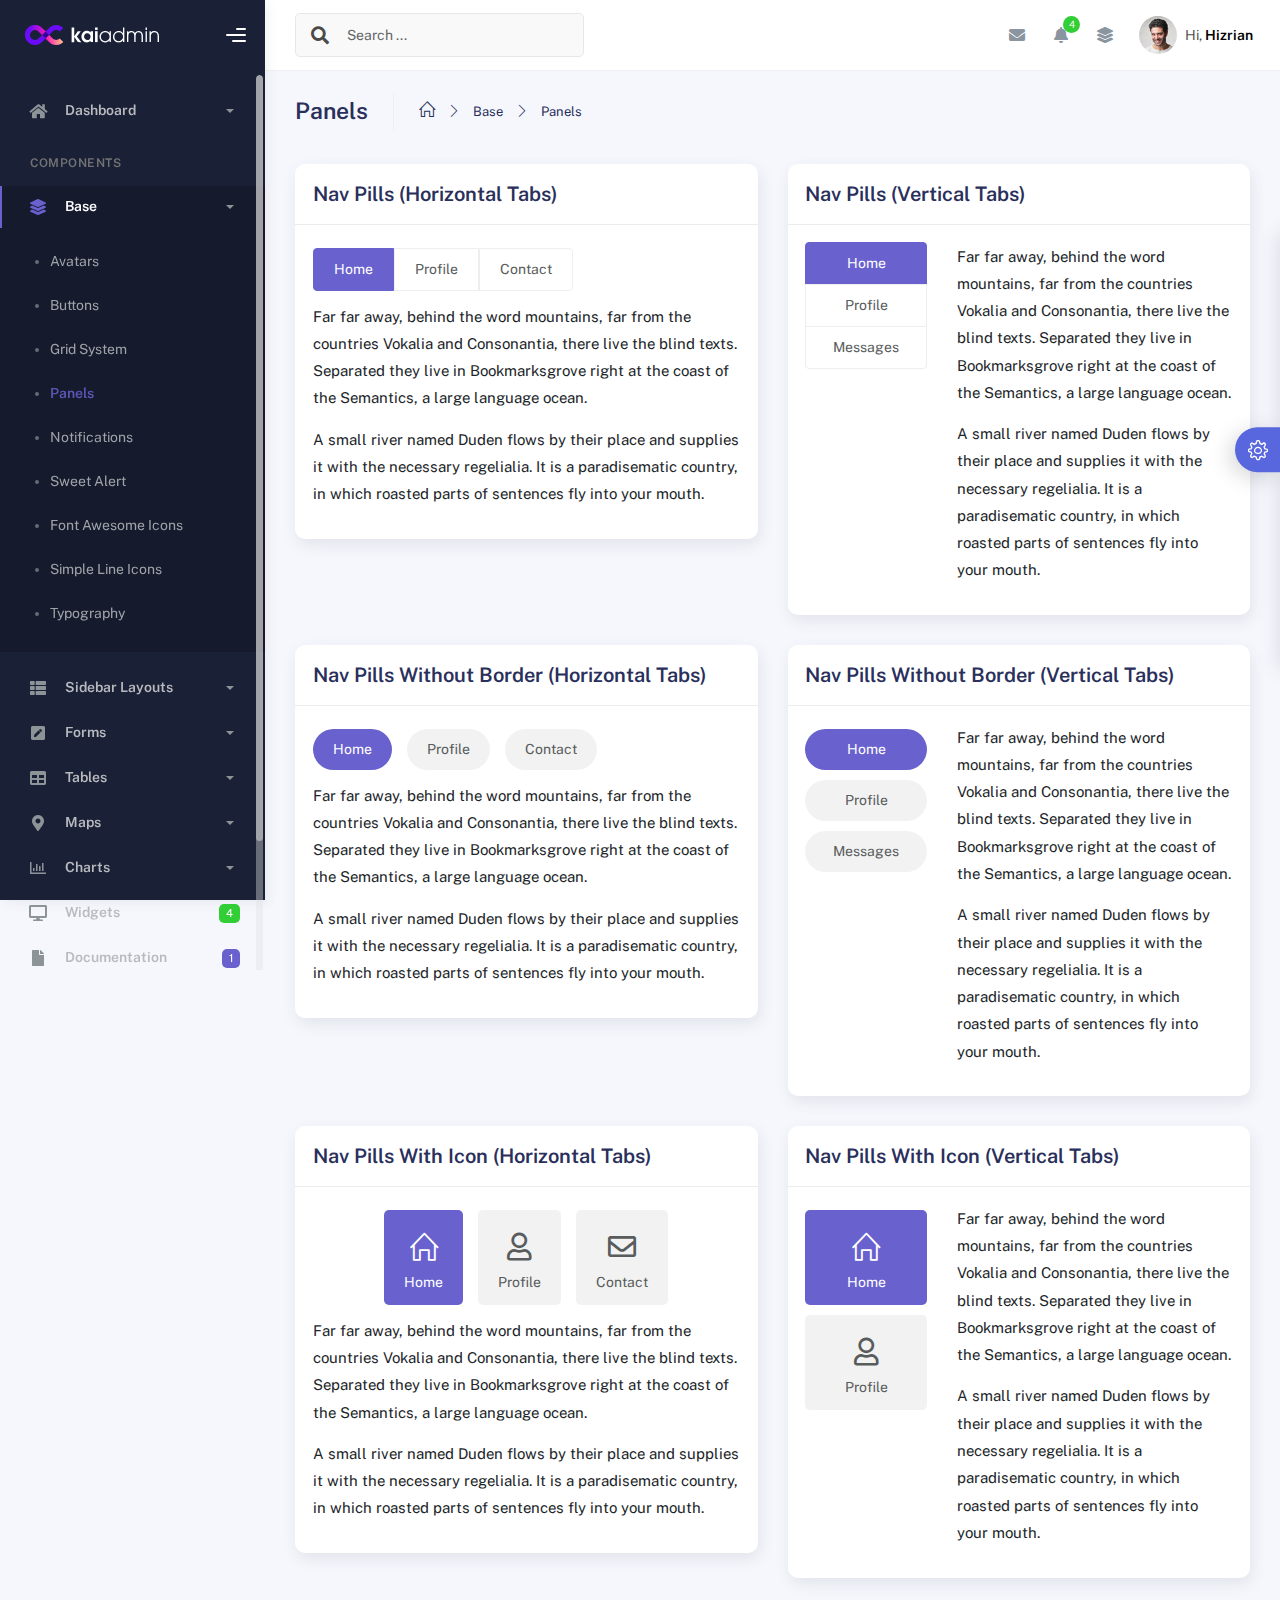
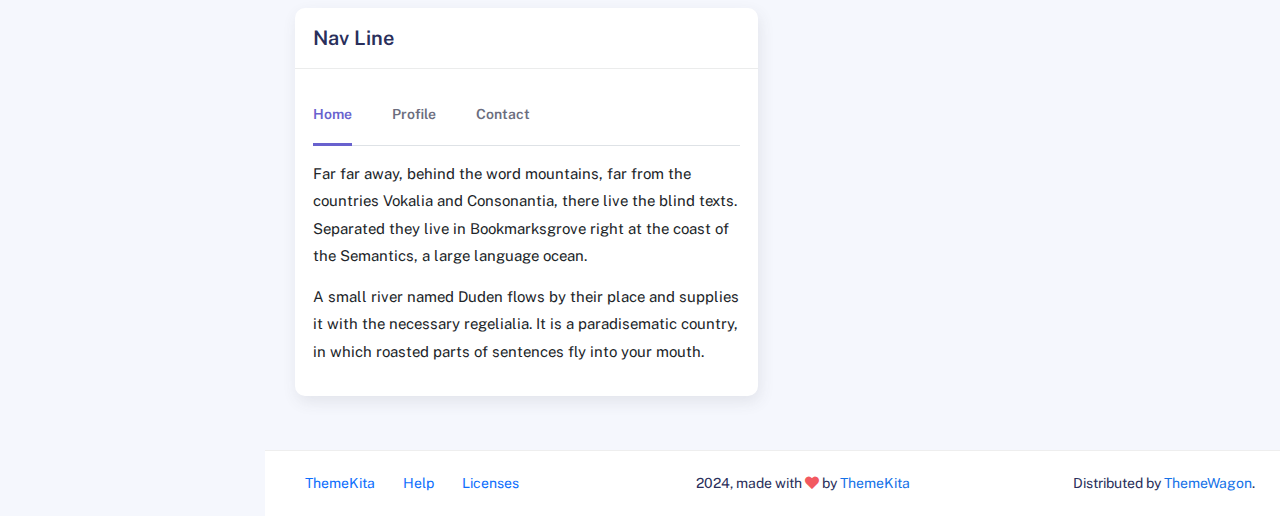
<file: Dashboard/components/panels.html>
<!DOCTYPE html>
<html lang="en">
<head>
	<meta http-equiv="X-UA-Compatible" content="IE=edge" />
	<title>Panels - Kaiadmin Bootstrap 5 Admin Dashboard</title>
	<meta content='width=device-width, initial-scale=1.0, shrink-to-fit=no' name='viewport' />
	<link rel="icon" href="../assets/img/kaiadmin/favicon.ico" type="image/x-icon"/>

	<!-- Fonts and icons -->
	<script src="../assets/js/plugin/webfont/webfont.min.js"></script>
	<script>
		WebFont.load({
			google: {"families":["Public Sans:300,400,500,600,700"]},
			custom: {"families":["Font Awesome 5 Solid", "Font Awesome 5 Regular", "Font Awesome 5 Brands", "simple-line-icons"], urls: ['../assets/css/fonts.min.css']},
			active: function() {
				sessionStorage.fonts = true;
			}
		});
	</script>

	<!-- CSS Files -->
	<link rel="stylesheet" href="../assets/css/bootstrap.min.css">
	<link rel="stylesheet" href="../assets/css/plugins.min.css">
	<link rel="stylesheet" href="../assets/css/kaiadmin.min.css">

	<!-- CSS Just for demo purpose, don't include it in your project -->
	<link rel="stylesheet" href="../assets/css/demo.css">
</head>
<body>
	<div class="wrapper">
		<!-- Sidebar -->
		<div class="sidebar" data-background-color="dark">
			<div class="sidebar-logo">
				<!-- Logo Header -->
				<div class="logo-header" data-background-color="dark">

					<a href="../index.html" class="logo">
						<img src="../assets/img/kaiadmin/logo_light.svg" alt="navbar brand" class="navbar-brand" height="20">
					</a>
					<div class="nav-toggle">
						<button class="btn btn-toggle toggle-sidebar">
							<i class="gg-menu-right"></i>
						</button>
						<button class="btn btn-toggle sidenav-toggler">
							<i class="gg-menu-left"></i>
						</button>
					</div>
					<button class="topbar-toggler more">
						<i class="gg-more-vertical-alt"></i>
					</button>
				</div>
				<!-- End Logo Header -->	
			</div>	
			<div class="sidebar-wrapper scrollbar scrollbar-inner">
				<div class="sidebar-content">
					<ul class="nav nav-secondary">
						<li class="nav-item">
							<a data-bs-toggle="collapse" href="#dashboard" class="collapsed" aria-expanded="false">
								<i class="fas fa-home"></i>
								<p>Dashboard</p>
								<span class="caret"></span>
							</a>
							<div class="collapse" id="dashboard">
								<ul class="nav nav-collapse">
									<li>
										<a href="../../demo1/index.html">
											<span class="sub-item">Dashboard 1</span>
										</a>
									</li>
								</ul>
							</div>
						</li>
						<li class="nav-section">
							<span class="sidebar-mini-icon">
								<i class="fa fa-ellipsis-h"></i>
							</span>
							<h4 class="text-section">Components</h4>
						</li>
						<li class="nav-item active submenu">
							<a data-bs-toggle="collapse" href="#base">
								<i class="fas fa-layer-group"></i>
								<p>Base</p>
								<span class="caret"></span>
							</a>
							<div class="collapse show" id="base">
								<ul class="nav nav-collapse">
									<li>
										<a href="../components/avatars.html">
											<span class="sub-item">Avatars</span>
										</a>
									</li>
									<li>
										<a href="../components/buttons.html">
											<span class="sub-item">Buttons</span>
										</a>
									</li>
									<li>
										<a href="../components/gridsystem.html">
											<span class="sub-item">Grid System</span>
										</a>
									</li>
									<li class="active">
										<a href="../components/panels.html">
											<span class="sub-item">Panels</span>
										</a>
									</li>
									<li>
										<a href="../components/notifications.html">
											<span class="sub-item">Notifications</span>
										</a>
									</li>
									<li>
										<a href="../components/sweetalert.html">
											<span class="sub-item">Sweet Alert</span>
										</a>
									</li>
									<li>
										<a href="../components/font-awesome-icons.html">
											<span class="sub-item">Font Awesome Icons</span>
										</a>
									</li>
									<li>
										<a href="../components/simple-line-icons.html">
											<span class="sub-item">Simple Line Icons</span>
										</a>
									</li>
									<li>
										<a href="../components/typography.html">
											<span class="sub-item">Typography</span>
										</a>
									</li>
								</ul>
							</div>
						</li>
						<li class="nav-item">
							<a data-bs-toggle="collapse" href="#sidebarLayouts">
								<i class="fas fa-th-list"></i>
								<p>Sidebar Layouts</p>
								<span class="caret"></span>
							</a>
							<div class="collapse" id="sidebarLayouts">
								<ul class="nav nav-collapse">
									<li>
										<a href="../sidebar-style-2.html">
											<span class="sub-item">Sidebar Style 2</span>
										</a>
									</li>
									<li>
										<a href="../icon-menu.html">
											<span class="sub-item">Icon Menu</span>
										</a>
									</li>
								</ul>
							</div>
						</li>
						<li class="nav-item">
							<a data-bs-toggle="collapse" href="#forms">
								<i class="fas fa-pen-square"></i>
								<p>Forms</p>
								<span class="caret"></span>
							</a>
							<div class="collapse" id="forms">
								<ul class="nav nav-collapse">
									<li>
										<a href="../forms/forms.html">
											<span class="sub-item">Basic Form</span>
										</a>
									</li>
								</ul>
							</div>
						</li>
						<li class="nav-item">
							<a data-bs-toggle="collapse" href="#tables">
								<i class="fas fa-table"></i>
								<p>Tables</p>
								<span class="caret"></span>
							</a>
							<div class="collapse" id="tables">
								<ul class="nav nav-collapse">
									<li>
										<a href="../tables/tables.html">
											<span class="sub-item">Basic Table</span>
										</a>
									</li>
									<li>
										<a href="../tables/datatables.html">
											<span class="sub-item">Datatables</span>
										</a>
									</li>
								</ul>
							</div>
						</li>
						<li class="nav-item">
							<a data-bs-toggle="collapse" href="#maps">
								<i class="fas fa-map-marker-alt"></i>
								<p>Maps</p>
								<span class="caret"></span>
							</a>
							<div class="collapse" id="maps">
								<ul class="nav nav-collapse">
									<li>
										<a href="../maps/googlemaps.html">
											<span class="sub-item">Google Maps</span>
										</a>
									</li>
									<li>
										<a href="../maps/jsvectormap.html">
											<span class="sub-item">Jsvectormap</span>
										</a>
									</li>
								</ul>
							</div>
						</li>
						<li class="nav-item">
							<a data-bs-toggle="collapse" href="#charts">
								<i class="far fa-chart-bar"></i>
								<p>Charts</p>
								<span class="caret"></span>
							</a>
							<div class="collapse" id="charts">
								<ul class="nav nav-collapse">
									<li>
										<a href="../charts/charts.html">
											<span class="sub-item">Chart Js</span>
										</a>
									</li>
									<li>
										<a href="../charts/sparkline.html">
											<span class="sub-item">Sparkline</span>
										</a>
									</li>
								</ul>
							</div>
						</li>
						<li class="nav-item">
							<a href="../widgets.html">
								<i class="fas fa-desktop"></i>
								<p>Widgets</p>
								<span class="badge badge-success">4</span>
							</a>
						</li>
						<li class="nav-item">
							<a href="../../../documentation/index.html">
							  <i class="fas fa-file"></i>
							  <p>Documentation</p>
							  <span class="badge badge-secondary">1</span>
							</a>
						</li>
						<li class="nav-item">
							<a data-bs-toggle="collapse" href="#submenu">
								<i class="fas fa-bars"></i>
								<p>Menu Levels</p>
								<span class="caret"></span>
							</a>
							<div class="collapse" id="submenu">
								<ul class="nav nav-collapse">
									<li>
										<a data-bs-toggle="collapse" href="#subnav1">
											<span class="sub-item">Level 1</span>
											<span class="caret"></span>
										</a>
										<div class="collapse" id="subnav1">
											<ul class="nav nav-collapse subnav">
												<li>
													<a href="#">
														<span class="sub-item">Level 2</span>
													</a>
												</li>
												<li>
													<a href="#">
														<span class="sub-item">Level 2</span>
													</a>
												</li>
											</ul>
										</div>
									</li>
									<li>
										<a data-bs-toggle="collapse" href="#subnav2">
											<span class="sub-item">Level 1</span>
											<span class="caret"></span>
										</a>
										<div class="collapse" id="subnav2">
											<ul class="nav nav-collapse subnav">
												<li>
													<a href="#">
														<span class="sub-item">Level 2</span>
													</a>
												</li>
											</ul>
										</div>
									</li>
									<li>
										<a href="#">
											<span class="sub-item">Level 1</span>
										</a>
									</li>
								</ul>
							</div>
						</li>
					</ul>
				</div>
			</div>
		</div>
		<!-- End Sidebar -->

		<div class="main-panel">
			<div class="main-header">
				<div class="main-header-logo">
					<!-- Logo Header -->
					<div class="logo-header" data-background-color="dark">

						<a href="../index.html" class="logo">
							<img src="../assets/img/kaiadmin/logo_light.svg" alt="navbar brand" class="navbar-brand" height="20">
						</a>
						<div class="nav-toggle">
							<button class="btn btn-toggle toggle-sidebar">
								<i class="gg-menu-right"></i>
							</button>
							<button class="btn btn-toggle sidenav-toggler">
								<i class="gg-menu-left"></i>
							</button>
						</div>
						<button class="topbar-toggler more">
							<i class="gg-more-vertical-alt"></i>
						</button>

					</div>
					<!-- End Logo Header -->
				</div>
				<!-- Navbar Header -->
				<nav class="navbar navbar-header navbar-header-transparent navbar-expand-lg border-bottom">

					<div class="container-fluid">
						<nav class="navbar navbar-header-left navbar-expand-lg navbar-form nav-search p-0 d-none d-lg-flex">
							<div class="input-group">
								<div class="input-group-prepend">
									<button type="submit" class="btn btn-search pe-1">
										<i class="fa fa-search search-icon"></i>
									</button>
								</div>
								<input type="text" placeholder="Search ..." class="form-control">
							</div>
						</nav>

						<ul class="navbar-nav topbar-nav ms-md-auto align-items-center">
							<li class="nav-item topbar-icon dropdown hidden-caret d-flex d-lg-none">
								<a class="nav-link dropdown-toggle" data-bs-toggle="dropdown" href="#" role="button" aria-expanded="false" aria-haspopup="true">
									<i class="fa fa-search"></i>
								</a>
								<ul class="dropdown-menu dropdown-search animated fadeIn">
									<form class="navbar-left navbar-form nav-search">
										<div class="input-group">
											<input type="text" placeholder="Search ..." class="form-control">
										</div>
									</form>
								</ul>
							</li>
							<li class="nav-item topbar-icon dropdown hidden-caret">
								<a class="nav-link dropdown-toggle" href="#" id="messageDropdown" role="button" data-bs-toggle="dropdown" aria-haspopup="true" aria-expanded="false">
									<i class="fa fa-envelope"></i>
								</a>
								<ul class="dropdown-menu messages-notif-box animated fadeIn" aria-labelledby="messageDropdown">
									<li>
										<div class="dropdown-title d-flex justify-content-between align-items-center">
											Messages 									
											<a href="#" class="small">Mark all as read</a>
										</div>
									</li>
									<li>
										<div class="message-notif-scroll scrollbar-outer">
											<div class="notif-center">
												<a href="#">
													<div class="notif-img"> 
														<img src="../assets/img/jm_denis.jpg" alt="Img Profile">
													</div>
													<div class="notif-content">
														<span class="subject">Jimmy Denis</span>
														<span class="block">
															How are you ?
														</span>
														<span class="time">5 minutes ago</span> 
													</div>
												</a>
												<a href="#">
													<div class="notif-img"> 
														<img src="../assets/img/chadengle.jpg" alt="Img Profile">
													</div>
													<div class="notif-content">
														<span class="subject">Chad</span>
														<span class="block">
															Ok, Thanks !
														</span>
														<span class="time">12 minutes ago</span> 
													</div>
												</a>
												<a href="#">
													<div class="notif-img"> 
														<img src="../assets/img/mlane.jpg" alt="Img Profile">
													</div>
													<div class="notif-content">
														<span class="subject">Jhon Doe</span>
														<span class="block">
															Ready for the meeting today...
														</span>
														<span class="time">12 minutes ago</span> 
													</div>
												</a>
												<a href="#">
													<div class="notif-img"> 
														<img src="../assets/img/talha.jpg" alt="Img Profile">
													</div>
													<div class="notif-content">
														<span class="subject">Talha</span>
														<span class="block">
															Hi, Apa Kabar ?
														</span>
														<span class="time">17 minutes ago</span> 
													</div>
												</a>
											</div>
										</div>
									</li>
									<li>
										<a class="see-all" href="javascript:void(0);">See all messages<i class="fa fa-angle-right"></i> </a>
									</li>
								</ul>
							</li>
							<li class="nav-item topbar-icon dropdown hidden-caret">
								<a class="nav-link dropdown-toggle" href="#" id="notifDropdown" role="button" data-bs-toggle="dropdown" aria-haspopup="true" aria-expanded="false">
									<i class="fa fa-bell"></i>
									<span class="notification">4</span>
								</a>
								<ul class="dropdown-menu notif-box animated fadeIn" aria-labelledby="notifDropdown">
									<li>
										<div class="dropdown-title">You have 4 new notification</div>
									</li>
									<li>
										<div class="notif-scroll scrollbar-outer">
											<div class="notif-center">
												<a href="#">
													<div class="notif-icon notif-primary"> <i class="fa fa-user-plus"></i> </div>
													<div class="notif-content">
														<span class="block">
															New user registered
														</span>
														<span class="time">5 minutes ago</span> 
													</div>
												</a>
												<a href="#">
													<div class="notif-icon notif-success"> <i class="fa fa-comment"></i> </div>
													<div class="notif-content">
														<span class="block">
															Rahmad commented on Admin
														</span>
														<span class="time">12 minutes ago</span> 
													</div>
												</a>
												<a href="#">
													<div class="notif-img"> 
														<img src="../assets/img/profile2.jpg" alt="Img Profile">
													</div>
													<div class="notif-content">
														<span class="block">
															Reza send messages to you
														</span>
														<span class="time">12 minutes ago</span> 
													</div>
												</a>
												<a href="#">
													<div class="notif-icon notif-danger"> <i class="fa fa-heart"></i> </div>
													<div class="notif-content">
														<span class="block">
															Farrah liked Admin
														</span>
														<span class="time">17 minutes ago</span> 
													</div>
												</a>
											</div>
										</div>
									</li>
									<li>
										<a class="see-all" href="javascript:void(0);">See all notifications<i class="fa fa-angle-right"></i> </a>
									</li>
								</ul>
							</li>
							<li class="nav-item topbar-icon dropdown hidden-caret">
								<a class="nav-link" data-bs-toggle="dropdown" href="#" aria-expanded="false">
									<i class="fas fa-layer-group"></i>
								</a>
								<div class="dropdown-menu quick-actions animated fadeIn">
									<div class="quick-actions-header">
										<span class="title mb-1">Quick Actions</span>
										<span class="subtitle op-7">Shortcuts</span>
									</div>
									<div class="quick-actions-scroll scrollbar-outer">
										<div class="quick-actions-items">
											<div class="row m-0">
												<a class="col-6 col-md-4 p-0" href="#">
													<div class="quick-actions-item">
														<div class="avatar-item bg-danger rounded-circle">
															<i class="far fa-calendar-alt"></i>
														</div>
														<span class="text">Calendar</span>
													</div>
												</a>
												<a class="col-6 col-md-4 p-0" href="#">
													<div class="quick-actions-item">
														<div class="avatar-item bg-warning rounded-circle">
															<i class="fas fa-map"></i>
														</div>
														<span class="text">Maps</span>
													</div>
												</a>
												<a class="col-6 col-md-4 p-0" href="#">
													<div class="quick-actions-item">
														<div class="avatar-item bg-info rounded-circle">
															<i class="fas fa-file-excel"></i>
														</div>
														<span class="text">Reports</span>
													</div>
												</a>
												<a class="col-6 col-md-4 p-0" href="#">
													<div class="quick-actions-item">
														<div class="avatar-item bg-success rounded-circle">
															<i class="fas fa-envelope"></i>
														</div>
														<span class="text">Emails</span>
													</div>
												</a>
												<a class="col-6 col-md-4 p-0" href="#">
													<div class="quick-actions-item">
														<div class="avatar-item bg-primary rounded-circle">
															<i class="fas fa-file-invoice-dollar"></i>
														</div>
														<span class="text">Invoice</span>
													</div>
												</a>
												<a class="col-6 col-md-4 p-0" href="#">
													<div class="quick-actions-item">
														<div class="avatar-item bg-secondary rounded-circle">
															<i class="fas fa-credit-card"></i>
														</div>
														<span class="text">Payments</span>
													</div>
												</a>
											</div>
										</div>
									</div>
								</div>
							</li>
							
							<li class="nav-item topbar-user dropdown hidden-caret">
								<a class="dropdown-toggle profile-pic" data-bs-toggle="dropdown" href="#" aria-expanded="false">
									<div class="avatar-sm">
										<img src="../assets/img/profile.jpg" alt="..." class="avatar-img rounded-circle">
									</div>
									<span class="profile-username">
										<span class="op-7">Hi,</span> <span class="fw-bold">Hizrian</span>
									</span>
								</a>
								<ul class="dropdown-menu dropdown-user animated fadeIn">
									<div class="dropdown-user-scroll scrollbar-outer">
										<li>
											<div class="user-box">
												<div class="avatar-lg"><img src="../assets/img/profile.jpg" alt="image profile" class="avatar-img rounded"></div>
												<div class="u-text">
													<h4>Hizrian</h4>
													<p class="text-muted">hello@example.com</p><a href="profile.html" class="btn btn-xs btn-secondary btn-sm">View Profile</a>
												</div>
											</div>
										</li>
										<li>
											<div class="dropdown-divider"></div>
											<a class="dropdown-item" href="#">My Profile</a>
											<a class="dropdown-item" href="#">My Balance</a>
											<a class="dropdown-item" href="#">Inbox</a>
											<div class="dropdown-divider"></div>
											<a class="dropdown-item" href="#">Account Setting</a>
											<div class="dropdown-divider"></div>
											<a class="dropdown-item" href="#">Logout</a>
										</li>
									</div>
								</ul>
							</li>
						</ul>
					</div>
				</nav>
				<!-- End Navbar -->
			</div>
			
			<div class="container">
				<div class="page-inner">
					<div class="page-header">
						<h3 class="fw-bold mb-3">Panels</h3>
						<ul class="breadcrumbs mb-3">
							<li class="nav-home">
								<a href="#">
									<i class="icon-home"></i>
								</a>
							</li>
							<li class="separator">
								<i class="icon-arrow-right"></i>
							</li>
							<li class="nav-item">
								<a href="#">Base</a>
							</li>
							<li class="separator">
								<i class="icon-arrow-right"></i>
							</li>
							<li class="nav-item">
								<a href="#">Panels</a>
							</li>
						</ul>
					</div>
					<div class="row">
						<div class="col-md-6">
							<div class="card">
								<div class="card-header">
									<h4 class="card-title">Nav Pills (Horizontal Tabs)</h4>
								</div>
								<div class="card-body">
									<ul class="nav nav-pills nav-secondary" id="pills-tab" role="tablist">
										<li class="nav-item">
											<a class="nav-link active" id="pills-home-tab" data-bs-toggle="pill" href="#pills-home" role="tab" aria-controls="pills-home" aria-selected="true">Home</a>
										</li>
										<li class="nav-item">
											<a class="nav-link" id="pills-profile-tab" data-bs-toggle="pill" href="#pills-profile" role="tab" aria-controls="pills-profile" aria-selected="false">Profile</a>
										</li>
										<li class="nav-item">
											<a class="nav-link" id="pills-contact-tab" data-bs-toggle="pill" href="#pills-contact" role="tab" aria-controls="pills-contact" aria-selected="false">Contact</a>
										</li>
									</ul>
									<div class="tab-content mt-2 mb-3" id="pills-tabContent">
										<div class="tab-pane fade show active" id="pills-home" role="tabpanel" aria-labelledby="pills-home-tab">
											<p>Far far away, behind the word mountains, far from the countries Vokalia and Consonantia, there live the blind texts. Separated they live in Bookmarksgrove right at the coast of the Semantics, a large language ocean.</p>

											<p>A small river named Duden flows by their place and supplies it with the necessary regelialia. It is a paradisematic country, in which roasted parts of sentences fly into your mouth.</p>
										</div>
										<div class="tab-pane fade" id="pills-profile" role="tabpanel" aria-labelledby="pills-profile-tab">
											<p>Even the all-powerful Pointing has no control about the blind texts it is an almost unorthographic life One day however a small line of blind text by the name of Lorem Ipsum decided to leave for the far World of Grammar.</p>
											<p>The Big Oxmox advised her not to do so, because there were thousands of bad Commas, wild Question Marks and devious Semikoli, but the Little Blind Text didn’t listen. She packed her seven versalia, put her initial into the belt and made herself on the way.
											</p>
										</div>
										<div class="tab-pane fade" id="pills-contact" role="tabpanel" aria-labelledby="pills-contact-tab">
											<p>Pityful a rethoric question ran over her cheek, then she continued her way. On her way she met a copy. The copy warned the Little Blind Text, that where it came from it would have been rewritten a thousand times and everything that was left from its origin would be the word "and" and the Little Blind Text should turn around and return to its own, safe country.</p>

											<p> But nothing the copy said could convince her and so it didn’t take long until a few insidious Copy Writers ambushed her, made her drunk with Longe and Parole and dragged her into their agency, where they abused her for their</p>
										</div>
									</div>
								</div>
							</div>
						</div>
						<div class="col-md-6">
							<div class="card">
								<div class="card-header">
									<h4 class="card-title">Nav Pills (Vertical Tabs)</h4>
								</div>
								<div class="card-body">
									<div class="row">
										<div class="col-5 col-md-4">
											<div class="nav flex-column nav-pills nav-secondary" id="v-pills-tab" role="tablist" aria-orientation="vertical">
												<a class="nav-link active" id="v-pills-home-tab" data-bs-toggle="pill" href="#v-pills-home" role="tab" aria-controls="v-pills-home" aria-selected="true">Home</a>
												<a class="nav-link" id="v-pills-profile-tab" data-bs-toggle="pill" href="#v-pills-profile" role="tab" aria-controls="v-pills-profile" aria-selected="false">Profile</a>
												<a class="nav-link" id="v-pills-messages-tab" data-bs-toggle="pill" href="#v-pills-messages" role="tab" aria-controls="v-pills-messages" aria-selected="false">Messages</a>
											</div>
										</div>
										<div class="col-7 col-md-8">
											<div class="tab-content" id="v-pills-tabContent">
												<div class="tab-pane fade show active" id="v-pills-home" role="tabpanel" aria-labelledby="v-pills-home-tab">
													<p>Far far away, behind the word mountains, far from the countries Vokalia and Consonantia, there live the blind texts. Separated they live in Bookmarksgrove right at the coast of the Semantics, a large language ocean.</p>

													<p>A small river named Duden flows by their place and supplies it with the necessary regelialia. It is a paradisematic country, in which roasted parts of sentences fly into your mouth.</p>
												</div>
												<div class="tab-pane fade" id="v-pills-profile" role="tabpanel" aria-labelledby="v-pills-profile-tab">
													<p>Even the all-powerful Pointing has no control about the blind texts it is an almost unorthographic life One day however a small line of blind text by the name of Lorem Ipsum decided to leave for the far World of Grammar.</p>
													<p>The Big Oxmox advised her not to do so, because there were thousands of bad Commas, wild Question Marks and devious Semikoli, but the Little Blind Text didn’t listen. She packed her seven versalia, put her initial into the belt and made herself on the way.
													</p>
												</div>
												<div class="tab-pane fade" id="v-pills-messages" role="tabpanel" aria-labelledby="v-pills-messages-tab">
													<p>Pityful a rethoric question ran over her cheek, then she continued her way. On her way she met a copy. The copy warned the Little Blind Text, that where it came from it would have been rewritten a thousand times and everything that was left from its origin would be the word "and" and the Little Blind Text should turn around and return to its own, safe country.</p>

													<p> But nothing the copy said could convince her and so it didn’t take long until a few insidious Copy Writers ambushed her, made her drunk with Longe and Parole and dragged her into their agency, where they abused her for their</p>
												</div>
											</div>
										</div>
									</div>
								</div>
							</div>
						</div>
						<div class="col-md-6">
							<div class="card">
								<div class="card-header">
									<h4 class="card-title">Nav Pills Without Border (Horizontal Tabs)</h4>
								</div>
								<div class="card-body">
									<ul class="nav nav-pills nav-secondary nav-pills-no-bd" id="pills-tab-without-border" role="tablist">
										<li class="nav-item">
											<a class="nav-link active" id="pills-home-tab-nobd" data-bs-toggle="pill" href="#pills-home-nobd" role="tab" aria-controls="pills-home-nobd" aria-selected="true">Home</a>
										</li>
										<li class="nav-item">
											<a class="nav-link" id="pills-profile-tab-nobd" data-bs-toggle="pill" href="#pills-profile-nobd" role="tab" aria-controls="pills-profile-nobd" aria-selected="false">Profile</a>
										</li>
										<li class="nav-item">
											<a class="nav-link" id="pills-contact-tab-nobd" data-bs-toggle="pill" href="#pills-contact-nobd" role="tab" aria-controls="pills-contact-nobd" aria-selected="false">Contact</a>
										</li>
									</ul>
									<div class="tab-content mt-2 mb-3" id="pills-without-border-tabContent">
										<div class="tab-pane fade show active" id="pills-home-nobd" role="tabpanel" aria-labelledby="pills-home-tab-nobd">
											<p>Far far away, behind the word mountains, far from the countries Vokalia and Consonantia, there live the blind texts. Separated they live in Bookmarksgrove right at the coast of the Semantics, a large language ocean.</p>

											<p>A small river named Duden flows by their place and supplies it with the necessary regelialia. It is a paradisematic country, in which roasted parts of sentences fly into your mouth.</p>
										</div>
										<div class="tab-pane fade" id="pills-profile-nobd" role="tabpanel" aria-labelledby="pills-profile-tab-nobd">
											<p>Even the all-powerful Pointing has no control about the blind texts it is an almost unorthographic life One day however a small line of blind text by the name of Lorem Ipsum decided to leave for the far World of Grammar.</p>
											<p>The Big Oxmox advised her not to do so, because there were thousands of bad Commas, wild Question Marks and devious Semikoli, but the Little Blind Text didn’t listen. She packed her seven versalia, put her initial into the belt and made herself on the way.
											</p>
										</div>
										<div class="tab-pane fade" id="pills-contact-nobd" role="tabpanel" aria-labelledby="pills-contact-tab-nobd">
											<p>Pityful a rethoric question ran over her cheek, then she continued her way. On her way she met a copy. The copy warned the Little Blind Text, that where it came from it would have been rewritten a thousand times and everything that was left from its origin would be the word "and" and the Little Blind Text should turn around and return to its own, safe country.</p>

											<p> But nothing the copy said could convince her and so it didn’t take long until a few insidious Copy Writers ambushed her, made her drunk with Longe and Parole and dragged her into their agency, where they abused her for their</p>
										</div>
									</div>
								</div>
							</div>
						</div>
						<div class="col-md-6">
							<div class="card">
								<div class="card-header">
									<h4 class="card-title">Nav Pills Without Border (Vertical Tabs)</h4>
								</div>
								<div class="card-body">
									<div class="row">
										<div class="col-5 col-md-4">
											<div class="nav flex-column nav-pills nav-secondary nav-pills-no-bd" id="v-pills-tab-without-border" role="tablist" aria-orientation="vertical">
												<a class="nav-link active" id="v-pills-home-tab-nobd" data-bs-toggle="pill" href="#v-pills-home-nobd" role="tab" aria-controls="v-pills-home-nobd" aria-selected="true">Home</a>
												<a class="nav-link" id="v-pills-profile-tab-nobd" data-bs-toggle="pill" href="#v-pills-profile-nobd" role="tab" aria-controls="v-pills-profile-nobd" aria-selected="false">Profile</a>
												<a class="nav-link" id="v-pills-messages-tab-nobd" data-bs-toggle="pill" href="#v-pills-messages-nobd" role="tab" aria-controls="v-pills-messages-nobd" aria-selected="false">Messages</a>
											</div>
										</div>
										<div class="col-7 col-md-8">
											<div class="tab-content" id="v-pills-without-border-tabContent">
												<div class="tab-pane fade show active" id="v-pills-home-nobd" role="tabpanel" aria-labelledby="v-pills-home-tab-nobd">
													<p>Far far away, behind the word mountains, far from the countries Vokalia and Consonantia, there live the blind texts. Separated they live in Bookmarksgrove right at the coast of the Semantics, a large language ocean.</p>

													<p>A small river named Duden flows by their place and supplies it with the necessary regelialia. It is a paradisematic country, in which roasted parts of sentences fly into your mouth.</p>
												</div>
												<div class="tab-pane fade" id="v-pills-profile-nobd" role="tabpanel" aria-labelledby="v-pills-profile-tab-nobd">
													<p>Even the all-powerful Pointing has no control about the blind texts it is an almost unorthographic life One day however a small line of blind text by the name of Lorem Ipsum decided to leave for the far World of Grammar.</p>
													<p>The Big Oxmox advised her not to do so, because there were thousands of bad Commas, wild Question Marks and devious Semikoli, but the Little Blind Text didn’t listen. She packed her seven versalia, put her initial into the belt and made herself on the way.
													</p>
												</div>
												<div class="tab-pane fade" id="v-pills-messages-nobd" role="tabpanel" aria-labelledby="v-pills-messages-tab-nobd">
													<p>Pityful a rethoric question ran over her cheek, then she continued her way. On her way she met a copy. The copy warned the Little Blind Text, that where it came from it would have been rewritten a thousand times and everything that was left from its origin would be the word "and" and the Little Blind Text should turn around and return to its own, safe country.</p>

													<p> But nothing the copy said could convince her and so it didn’t take long until a few insidious Copy Writers ambushed her, made her drunk with Longe and Parole and dragged her into their agency, where they abused her for their</p>
												</div>
											</div>
										</div>
									</div>
								</div>
							</div>
						</div>
						<div class="col-md-6">
							<div class="card">
								<div class="card-header">
									<h4 class="card-title">Nav Pills With Icon (Horizontal Tabs)</h4>
								</div>
								<div class="card-body">
									<ul class="nav nav-pills nav-secondary  nav-pills-no-bd nav-pills-icons justify-content-center" id="pills-tab-with-icon" role="tablist">
										<li class="nav-item">
											<a class="nav-link active" id="pills-home-tab-icon" data-bs-toggle="pill" href="#pills-home-icon" role="tab" aria-controls="pills-home-icon" aria-selected="true">
												<i class="icon-home"></i>
												Home
											</a>
										</li>
										<li class="nav-item">
											<a class="nav-link" id="pills-profile-tab-icon" data-bs-toggle="pill" href="#pills-profile-icon" role="tab" aria-controls="pills-profile-icon" aria-selected="false">
												<i class="far fa-user"></i>
												Profile
											</a>
										</li>
										<li class="nav-item">
											<a class="nav-link" id="pills-contact-tab-icon" data-bs-toggle="pill" href="#pills-contact-icon" role="tab" aria-controls="pills-contact-icon" aria-selected="false">
												<i class="far fa-envelope"></i>
												Contact
											</a>
										</li>
									</ul>
									<div class="tab-content mt-2 mb-3" id="pills-with-icon-tabContent">
										<div class="tab-pane fade show active" id="pills-home-icon" role="tabpanel" aria-labelledby="pills-home-tab-icon">
											<p>Far far away, behind the word mountains, far from the countries Vokalia and Consonantia, there live the blind texts. Separated they live in Bookmarksgrove right at the coast of the Semantics, a large language ocean.</p>

											<p>A small river named Duden flows by their place and supplies it with the necessary regelialia. It is a paradisematic country, in which roasted parts of sentences fly into your mouth.</p>
										</div>
										<div class="tab-pane fade" id="pills-profile-icon" role="tabpanel" aria-labelledby="pills-profile-tab-icon">
											<p>Even the all-powerful Pointing has no control about the blind texts it is an almost unorthographic life One day however a small line of blind text by the name of Lorem Ipsum decided to leave for the far World of Grammar.</p>
											<p>The Big Oxmox advised her not to do so, because there were thousands of bad Commas, wild Question Marks and devious Semikoli, but the Little Blind Text didn’t listen. She packed her seven versalia, put her initial into the belt and made herself on the way.
											</p>
										</div>
										<div class="tab-pane fade" id="pills-contact-icon" role="tabpanel" aria-labelledby="pills-contact-tab-icon">
											<p>Pityful a rethoric question ran over her cheek, then she continued her way. On her way she met a copy. The copy warned the Little Blind Text, that where it came from it would have been rewritten a thousand times and everything that was left from its origin would be the word "and" and the Little Blind Text should turn around and return to its own, safe country.</p>

											<p> But nothing the copy said could convince her and so it didn’t take long until a few insidious Copy Writers ambushed her, made her drunk with Longe and Parole and dragged her into their agency, where they abused her for their</p>
										</div>
									</div>
								</div>
							</div>
						</div>
						<div class="col-md-6">
							<div class="card">
								<div class="card-header">
									<h4 class="card-title">Nav Pills With Icon (Vertical Tabs)</h4>
								</div>
								<div class="card-body">
									<div class="row">
										<div class="col-5 col-md-4">
											<div class="nav flex-column nav-pills nav-secondary nav-pills-no-bd nav-pills-icons" id="v-pills-tab-with-icon" role="tablist" aria-orientation="vertical">
												<a class="nav-link active" id="v-pills-home-tab-icons" data-bs-toggle="pill" href="#v-pills-home-icons" role="tab" aria-controls="v-pills-home-icons" aria-selected="true">
													<i class="icon-home"></i>
													Home
												</a>
												<a class="nav-link" id="v-pills-profile-tab-icons" data-bs-toggle="pill" href="#v-pills-profile-icons" role="tab" aria-controls="v-pills-profile-icons" aria-selected="false">
													<i class="far fa-user"></i>
													Profile
												</a>
											</div>
										</div>
										<div class="col-7 col-md-8">
											<div class="tab-content" id="v-pills-with-icon-tabContent">
												<div class="tab-pane fade show active" id="v-pills-home-icons" role="tabpanel" aria-labelledby="v-pills-home-tab-icons">
													<p>Far far away, behind the word mountains, far from the countries Vokalia and Consonantia, there live the blind texts. Separated they live in Bookmarksgrove right at the coast of the Semantics, a large language ocean.</p>

													<p>A small river named Duden flows by their place and supplies it with the necessary regelialia. It is a paradisematic country, in which roasted parts of sentences fly into your mouth.</p>
												</div>
												<div class="tab-pane fade" id="v-pills-profile-icons" role="tabpanel" aria-labelledby="v-pills-profile-tab-icons">
													<p>Even the all-powerful Pointing has no control about the blind texts it is an almost unorthographic life One day however a small line of blind text by the name of Lorem Ipsum decided to leave for the far World of Grammar.</p>
													<p>The Big Oxmox advised her not to do so, because there were thousands of bad Commas, wild Question Marks and devious Semikoli, but the Little Blind Text didn’t listen. She packed her seven versalia, put her initial into the belt and made herself on the way.
													</p>
												</div>
											</div>
										</div>
									</div>
								</div>
							</div>
						</div>
						<div class="col-md-6">
							<div class="card">
								<div class="card-header">
									<h4 class="card-title">Nav Line</h4>
								</div>
								<div class="card-body">
									<ul class="nav nav-tabs nav-line nav-color-secondary" id="line-tab" role="tablist">
										<li class="nav-item">
											<a class="nav-link active" id="line-home-tab" data-bs-toggle="pill" href="#line-home" role="tab" aria-controls="pills-home" aria-selected="true">Home</a>
										</li>
										<li class="nav-item">
											<a class="nav-link" id="line-profile-tab" data-bs-toggle="pill" href="#line-profile" role="tab" aria-controls="pills-profile" aria-selected="false">Profile</a>
										</li>
										<li class="nav-item">
											<a class="nav-link" id="line-contact-tab" data-bs-toggle="pill" href="#line-contact" role="tab" aria-controls="pills-contact" aria-selected="false">Contact</a>
										</li>
									</ul>
									<div class="tab-content mt-3 mb-3" id="line-tabContent">
										<div class="tab-pane fade show active" id="line-home" role="tabpanel" aria-labelledby="line-home-tab">
											<p>Far far away, behind the word mountains, far from the countries Vokalia and Consonantia, there live the blind texts. Separated they live in Bookmarksgrove right at the coast of the Semantics, a large language ocean.</p>

											<p>A small river named Duden flows by their place and supplies it with the necessary regelialia. It is a paradisematic country, in which roasted parts of sentences fly into your mouth.</p>
										</div>
										<div class="tab-pane fade" id="line-profile" role="tabpanel" aria-labelledby="line-profile-tab">
											<p>Even the all-powerful Pointing has no control about the blind texts it is an almost unorthographic life One day however a small line of blind text by the name of Lorem Ipsum decided to leave for the far World of Grammar.</p>
											<p>The Big Oxmox advised her not to do so, because there were thousands of bad Commas, wild Question Marks and devious Semikoli, but the Little Blind Text didnâ€™t listen. She packed her seven versalia, put her initial into the belt and made herself on the way.
											</p>
										</div>
										<div class="tab-pane fade" id="line-contact" role="tabpanel" aria-labelledby="line-contact-tab">
											<p>Pityful a rethoric question ran over her cheek, then she continued her way. On her way she met a copy. The copy warned the Little Blind Text, that where it came from it would have been rewritten a thousand times and everything that was left from its origin would be the word "and" and the Little Blind Text should turn around and return to its own, safe country.</p>

											<p> But nothing the copy said could convince her and so it didnâ€™t take long until a few insidious Copy Writers ambushed her, made her drunk with Longe and Parole and dragged her into their agency, where they abused her for their</p>
										</div>
									</div>
								</div>
							</div>
						</div>
					</div>
				</div>
			</div>			
			<footer class="footer">
				<div class="container-fluid d-flex justify-content-between">
					<nav class="pull-left">
						<ul class="nav">
							<li class="nav-item">
								<a class="nav-link" href="http://www.themekita.com">
									ThemeKita
								</a>
							</li>
							<li class="nav-item">
								<a class="nav-link" href="#"> Help </a>
							</li>
							<li class="nav-item">
								<a class="nav-link" href="#"> Licenses </a>
							</li>
						</ul>
					</nav>
					<div class="copyright">
						2024, made with <i class="fa fa-heart heart text-danger"></i> by
						<a href="http://www.themekita.com">ThemeKita</a>
					</div>
					<div>
						Distributed by
						<a target="_blank" href="https://themewagon.com/">ThemeWagon</a>.
					</div>
				</div>
			</footer>
		</div>
		
		<!-- Custom template | don't include it in your project! -->
		<div class="custom-template">
			<div class="title">Settings</div>
			<div class="custom-content">
				<div class="switcher">
					<div class="switch-block">
						<h4>Logo Header</h4>
						<div class="btnSwitch">
							<button type="button" class=" selected changeLogoHeaderColor" data-color="dark"></button>
							<button type="button" class="selected changeLogoHeaderColor" data-color="blue"></button>
							<button type="button" class="changeLogoHeaderColor" data-color="purple"></button>
							<button type="button" class="changeLogoHeaderColor" data-color="light-blue"></button>
							<button type="button" class="changeLogoHeaderColor" data-color="green"></button>
							<button type="button" class="changeLogoHeaderColor" data-color="orange"></button>
							<button type="button" class="changeLogoHeaderColor" data-color="red"></button>
							<button type="button" class="changeLogoHeaderColor" data-color="white"></button>
							<br/>
							<button type="button" class="changeLogoHeaderColor" data-color="dark2"></button>
							<button type="button" class="changeLogoHeaderColor" data-color="blue2"></button>
							<button type="button" class="changeLogoHeaderColor" data-color="purple2"></button>
							<button type="button" class="changeLogoHeaderColor" data-color="light-blue2"></button>
							<button type="button" class="changeLogoHeaderColor" data-color="green2"></button>
							<button type="button" class="changeLogoHeaderColor" data-color="orange2"></button>
							<button type="button" class="changeLogoHeaderColor" data-color="red2"></button>
						</div>
					</div>
					<div class="switch-block">
						<h4>Navbar Header</h4>
						<div class="btnSwitch">
							<button type="button" class="changeTopBarColor" data-color="dark"></button>
							<button type="button" class="changeTopBarColor" data-color="blue"></button>
							<button type="button" class="changeTopBarColor" data-color="purple"></button>
							<button type="button" class="changeTopBarColor" data-color="light-blue"></button>
							<button type="button" class="changeTopBarColor" data-color="green"></button>
							<button type="button" class="changeTopBarColor" data-color="orange"></button>
							<button type="button" class="changeTopBarColor" data-color="red"></button>
							<button type="button" class="changeTopBarColor" data-color="white"></button>
							<br/>
							<button type="button" class="changeTopBarColor" data-color="dark2"></button>
							<button type="button" class="selected changeTopBarColor" data-color="blue2"></button>
							<button type="button" class="changeTopBarColor" data-color="purple2"></button>
							<button type="button" class="changeTopBarColor" data-color="light-blue2"></button>
							<button type="button" class="changeTopBarColor" data-color="green2"></button>
							<button type="button" class="changeTopBarColor" data-color="orange2"></button>
							<button type="button" class="changeTopBarColor" data-color="red2"></button>
						</div>
					</div>
					<div class="switch-block">
						<h4>Sidebar</h4>
						<div class="btnSwitch">
							<button type="button" class="selected changeSideBarColor" data-color="white"></button>
							<button type="button" class="changeSideBarColor" data-color="dark"></button>
							<button type="button" class="changeSideBarColor" data-color="dark2"></button>
						</div>
					</div>
				</div>
			</div>
			<div class="custom-toggle">
				<i class="icon-settings"></i>
			</div>
		</div>
		<!-- End Custom template -->
	</div>
	<!--   Core JS Files   -->
	<script src="../assets/js/core/jquery-3.7.1.min.js"></script>
	<script src="../assets/js/core/popper.min.js"></script>
	<script src="../assets/js/core/bootstrap.min.js"></script>
	
	<!-- jQuery Scrollbar -->
	<script src="../assets/js/plugin/jquery-scrollbar/jquery.scrollbar.min.js"></script>
	<!-- Moment JS -->
	<script src="../assets/js/plugin/moment/moment.min.js"></script>

	<!-- Chart JS -->
	<script src="../assets/js/plugin/chart.js/chart.min.js"></script>

	<!-- jQuery Sparkline -->
	<script src="../assets/js/plugin/jquery.sparkline/jquery.sparkline.min.js"></script>

	<!-- Chart Circle -->
	<script src="../assets/js/plugin/chart-circle/circles.min.js"></script>

	<!-- Datatables -->
	<script src="../assets/js/plugin/datatables/datatables.min.js"></script>

	<!-- Bootstrap Notify -->
	<script src="../assets/js/plugin/bootstrap-notify/bootstrap-notify.min.js"></script>

	<!-- jQuery Vector Maps -->
	<script src="../assets/js/plugin/jsvectormap/jsvectormap.min.js"></script>
	<script src="../assets/js/plugin/jsvectormap/world.js"></script>

	<!-- Sweet Alert -->
	<script src="../assets/js/plugin/sweetalert/sweetalert.min.js"></script>

	<!-- Kaiadmin JS -->
	<script src="../assets/js/kaiadmin.min.js"></script>

	<!-- Kaiadmin DEMO methods, don't include it in your project! -->
	<script src="../assets/js/setting-demo2.js"></script>
</body>
</html>
</file>
<file: Dashboard/assets/css/demo.css>
.gg-check {
  box-sizing: border-box;
  position: relative;
  display: block;
  transform: scale(var(--ggs, 1));
  width: 22px;
  height: 22px;
  border: 2px solid transparent;
  border-radius: 100px; }
  .gg-check::after {
    content: "";
    display: block;
    box-sizing: border-box;
    position: absolute;
    left: 3px;
    top: -1px;
    width: 6px;
    height: 10px;
    border-width: 0 2px 2px 0;
    border-style: solid;
    transform-origin: bottom left;
    transform: rotate(45deg); }

.custom-template {
  position: fixed;
  top: 50%;
  transform: translateY(-50%);
  right: -325px;
  width: 325px;
  height: max-content;
  display: block;
  z-index: 1;
  background: #ffffff;
  transition: all .3s;
  z-index: 1003;
  box-shadow: -1px 1px 20px rgba(69, 65, 78, 0.15);
  border-top-left-radius: 5px;
  border-bottom-left-radius: 5px;
  transition: all .5s; }
  .custom-template.open {
    right: 0px; }
  .custom-template .custom-toggle {
    position: absolute;
    width: 45px;
    height: 45px;
    background: #5867dd;
    top: 50%;
    left: -45px;
    transform: translateY(-50%);
    display: flex;
    align-items: center;
    justify-content: center;
    text-align: center;
    border-top-left-radius: 30px;
    border-bottom-left-radius: 30px;
    /*border-right: 1px solid #177dff;*/
    cursor: pointer;
    color: #ffffff;
    box-shadow: -5px 5px 20px rgba(69, 65, 78, 0.21); }
    .custom-template .custom-toggle i {
      font-size: 20px;
      animation: 1.3s spin linear infinite; }
  .custom-template .title {
    padding: 15px;
    text-align: left;
    font-size: 16px;
    font-weight: 600;
    color: #ffffff;
    border-top-left-radius: 5px;
    border-bottom: 1px solid #ebedf2;
    background: #5867dd; }
  .custom-template .custom-content {
    padding: 20px 15px;
    max-height: calc(100vh - 90px);
    overflow: auto; }
  .custom-template .switcher {
    padding: 5px 0; }
  .custom-template .switch-block h4 {
    font-size: 13px;
    font-weight: 600;
    color: #444;
    line-height: 1.3;
    margin-bottom: 0;
    text-transform: uppercase; }
  .custom-template .btnSwitch {
    margin-top: 20px;
    margin-bottom: 25px; }
    .custom-template .btnSwitch button {
      border: 0px;
      height: 22px;
      width: 22px;
      outline: 0;
      margin-right: 6px;
      margin-bottom: 6px;
      cursor: pointer;
      padding: 0;
      border-radius: 50%;
      border: 2px solid #ededed;
      position: relative;
      transition: all .2s; }
      .custom-template .btnSwitch button:hover {
        border-color: #0bf; }
      .custom-template .btnSwitch button.selected {
        border-color: #0bf;
        display: inline-flex;
        align-items: center; }
      .custom-template .btnSwitch button:not([data-color="white"], [data-color="bg1"], [data-color="bg2"], [data-color="bg3"]) .gg-check:after {
        border-color: #fff; }
  .custom-template .img-pick {
    padding: 4px;
    min-height: 100px;
    border-radius: 5px;
    cursor: pointer; }
    .custom-template .img-pick img {
      height: 100%;
      height: 100px;
      width: 100%;
      border-radius: 5px;
      border: 2px solid transparent; }
    .custom-template .img-pick:hover img, .custom-template .img-pick.active img {
      border-color: #177dff; }

.demo .btn, .demo .progress {
  margin-bottom: 15px !important; }
.demo .form-check-label, .demo .form-radio-label, .demo .toggle, .demo .btn-group {
  margin-right: 15px; }
.demo #slider {
  margin-bottom: 15px; }

.table-typo tbody > tr > td {
  border-color: #fafafa; }
  .table-typo tbody > tr > td:first-child {
    min-width: 200px;
    vertical-align: bottom; }
    .table-typo tbody > tr > td:first-child p {
      font-size: 14px;
      color: #333; }

.demo-icon {
  display: flex;
  flex-direction: row;
  align-items: center;
  margin-bottom: 20px;
  padding: 10px;
  transition: all .2s; }
  .demo-icon:hover {
    background-color: #f4f5f8;
    border-radius: 3px; }
  .demo-icon .icon-preview {
    font-size: 1.8rem;
    margin-right: 10px;
    line-height: 1;
    color: #333439; }

body[data-background-color="dark"] .demo-icon .icon-preview {
  color: #969696; }

.demo-icon .icon-class {
  font-weight: 300;
  font-size: 13px;
  color: #777; }

body[data-background-color="dark"] .demo-icon .icon-class {
  color: #a9a8a8; }

.form-show-notify .form-control {
  margin-bottom: 15px; }
.form-show-notify label {
  padding-top: 0.65rem; }

.map-demo {
  height: 300px; }

#instructions li {
  padding: 5px 0; }

.row-demo-grid {
  margin-bottom: 15px; }
  .row-demo-grid [class^="col"] {
    text-align: center; }
    .row-demo-grid [class^="col"] .card-body {
      background: #ddd; }

.btnSwitch button[data-color="white"] {
  background-color: #fff; }
.btnSwitch button[data-color="grey"] {
  background-color: #f1f1f1; }
.btnSwitch button[data-color="black"] {
  background-color: #191919; }
.btnSwitch button[data-color="dark"] {
  background-color: #1a2035; }
.btnSwitch button[data-color="blue"] {
  background-color: #1572E8; }
.btnSwitch button[data-color="purple"] {
  background-color: #6861CE; }
.btnSwitch button[data-color="light-blue"] {
  background-color: #48ABF7; }
.btnSwitch button[data-color="green"] {
  background-color: #31CE36; }
.btnSwitch button[data-color="orange"] {
  background-color: #FFAD46; }
.btnSwitch button[data-color="red"] {
  background-color: #F25961; }
.btnSwitch button[data-color="dark2"] {
  background-color: #1f283e; }
.btnSwitch button[data-color="blue2"] {
  background-color: #1269DB; }
.btnSwitch button[data-color="purple2"] {
  background-color: #5C55BF; }
.btnSwitch button[data-color="light-blue2"] {
  background-color: #3697E1; }
.btnSwitch button[data-color="green2"] {
  background-color: #2BB930; }
.btnSwitch button[data-color="orange2"] {
  background-color: #FF9E27; }
.btnSwitch button[data-color="red2"] {
  background-color: #EA4d56; }
.btnSwitch button[data-color="bg1"] {
  background-color: #fafafa; }
.btnSwitch button[data-color="bg2"] {
  background-color: #fff; }
.btnSwitch button[data-color="bg3"] {
  background-color: #f1f1f1; }

#modalShowcase .btn-close {
  background: #ff0000;
  opacity: 0.7;
  display: flex; }
  #modalShowcase .btn-close svg {
    fill: #fff;
    width: 16px;
    height: 16px; }
#modalShowcase .preview-showcase {
  background: #F1F1F4;
  border-radius: 8px;
  padding: 24px 32px;
  padding-bottom: 0;
  padding-right: 0;
  overflow: hidden;
  transition: all .3s ease; }
  #modalShowcase .preview-showcase:hover {
    transform: translateY(-2.5%);
    background: #e9f6f9; }
#modalShowcase .preview-title {
  color: #071437;
  font-weight: 700;
  font-size: 16px;
  margin-bottom: 22.750px; }
#modalShowcase .preview-img {
  width: 100% !important;
  height: auto;
  object-fit: cover;
  transition: all .3s ease; }

#checkOutMoreDemos {
  display: flex;
  position: fixed;
  bottom: 12px;
  right: 12px;
  background: #fff;
  color: #252F4A;
  font-weight: 600;
  flex-direction: column;
  align-items: center;
  justify-content: center;
  width: 66px;
  height: 70px;
  font-size: 12px;
  box-shadow: -5px 5px 20px rgba(69, 65, 78, 0.21); }
  #checkOutMoreDemos i {
    width: 23px;
    height: 23px;
    font-size: 16px;
    margin-bottom: 0.5rem !important;
    padding-top: 0.25rem !important; }
  #checkOutMoreDemos:hover {
    background: #1e2129;
    color: #fff;
    opacity: 1;
    transition: color .2s ease; }

@media screen and (max-width: 1200px) {
  #modalShowcase .modal-dialog {
    padding: 3rem !important; } }
@media screen and (max-width: 550px) {
  .table-typo tr td {
    display: flex;
    align-items: center;
    word-break: break-word; }
    .table-typo tr td:first-child p {
      margin-bottom: 0px; }

  #modalShowcase .modal-dialog {
    padding: 32px !important; }
  #modalShowcase h3 {
    font-size: 16px; }
  #modalShowcase .preview-showcase {
    padding: 24px;
    padding-right: 0;
    padding-bottom: 0; } }
@media screen and (max-width: 576px) {
  .custom-template .custom-content {
    overflow: auto; }

  .form-show-notify > .text-right, .form-show-validation > .text-right {
    text-align: left !important; } }
@media screen and (max-width: 400px) {
  .custom-template {
    width: 85% !important;
    right: -85%; } }

/*# sourceMappingURL=demo.css.map */
</file>
